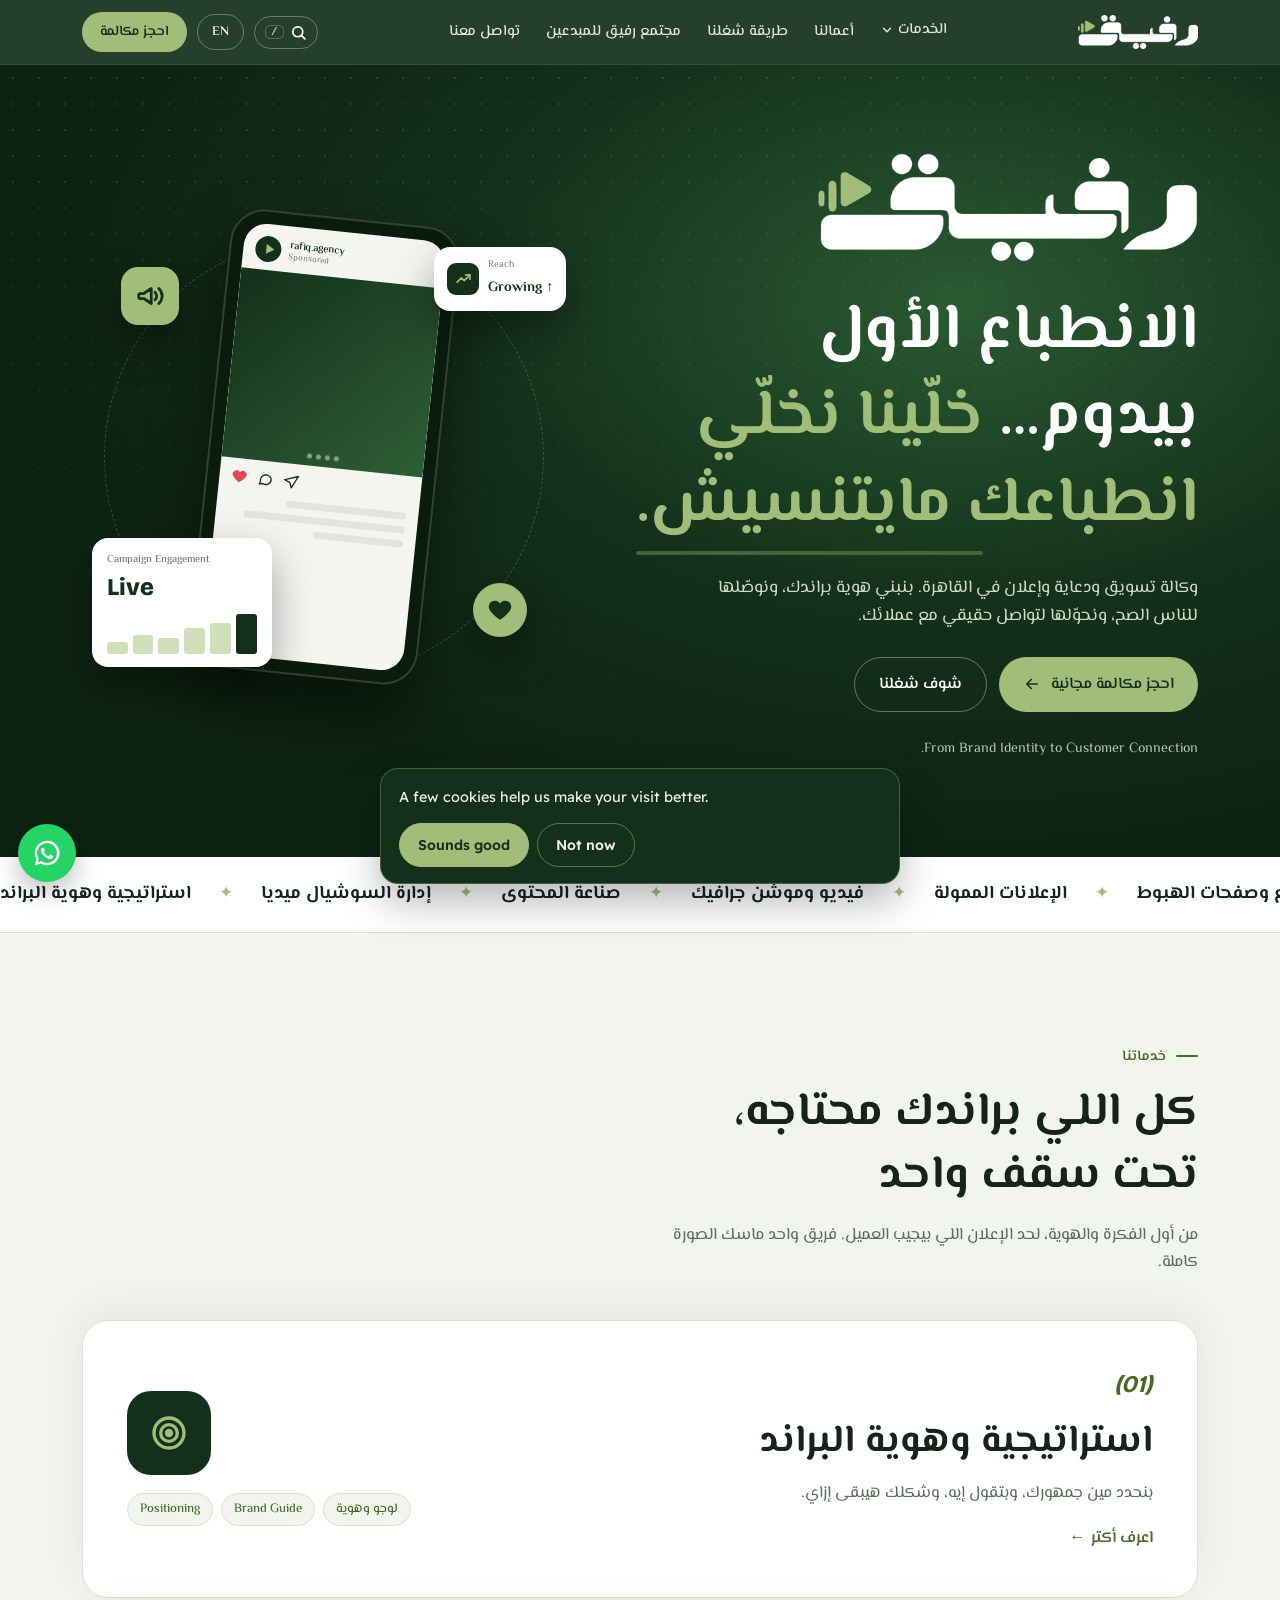
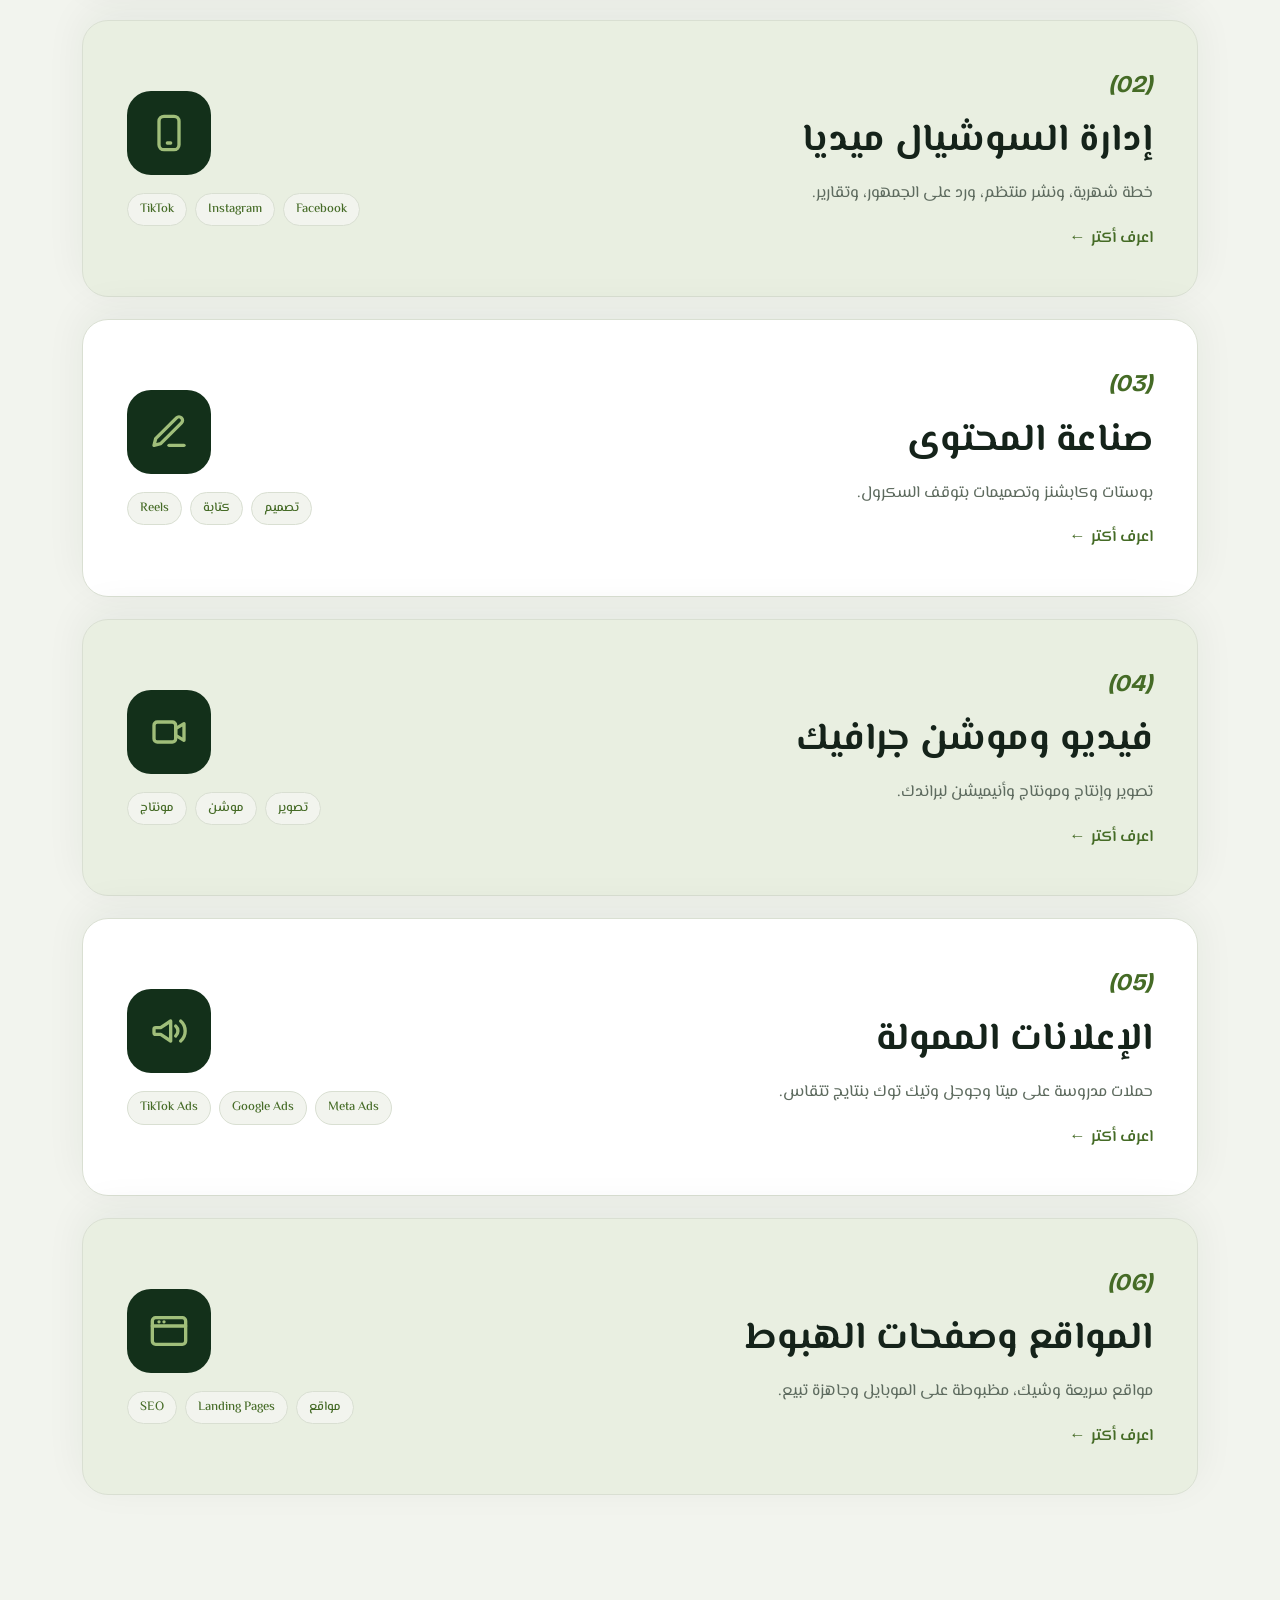
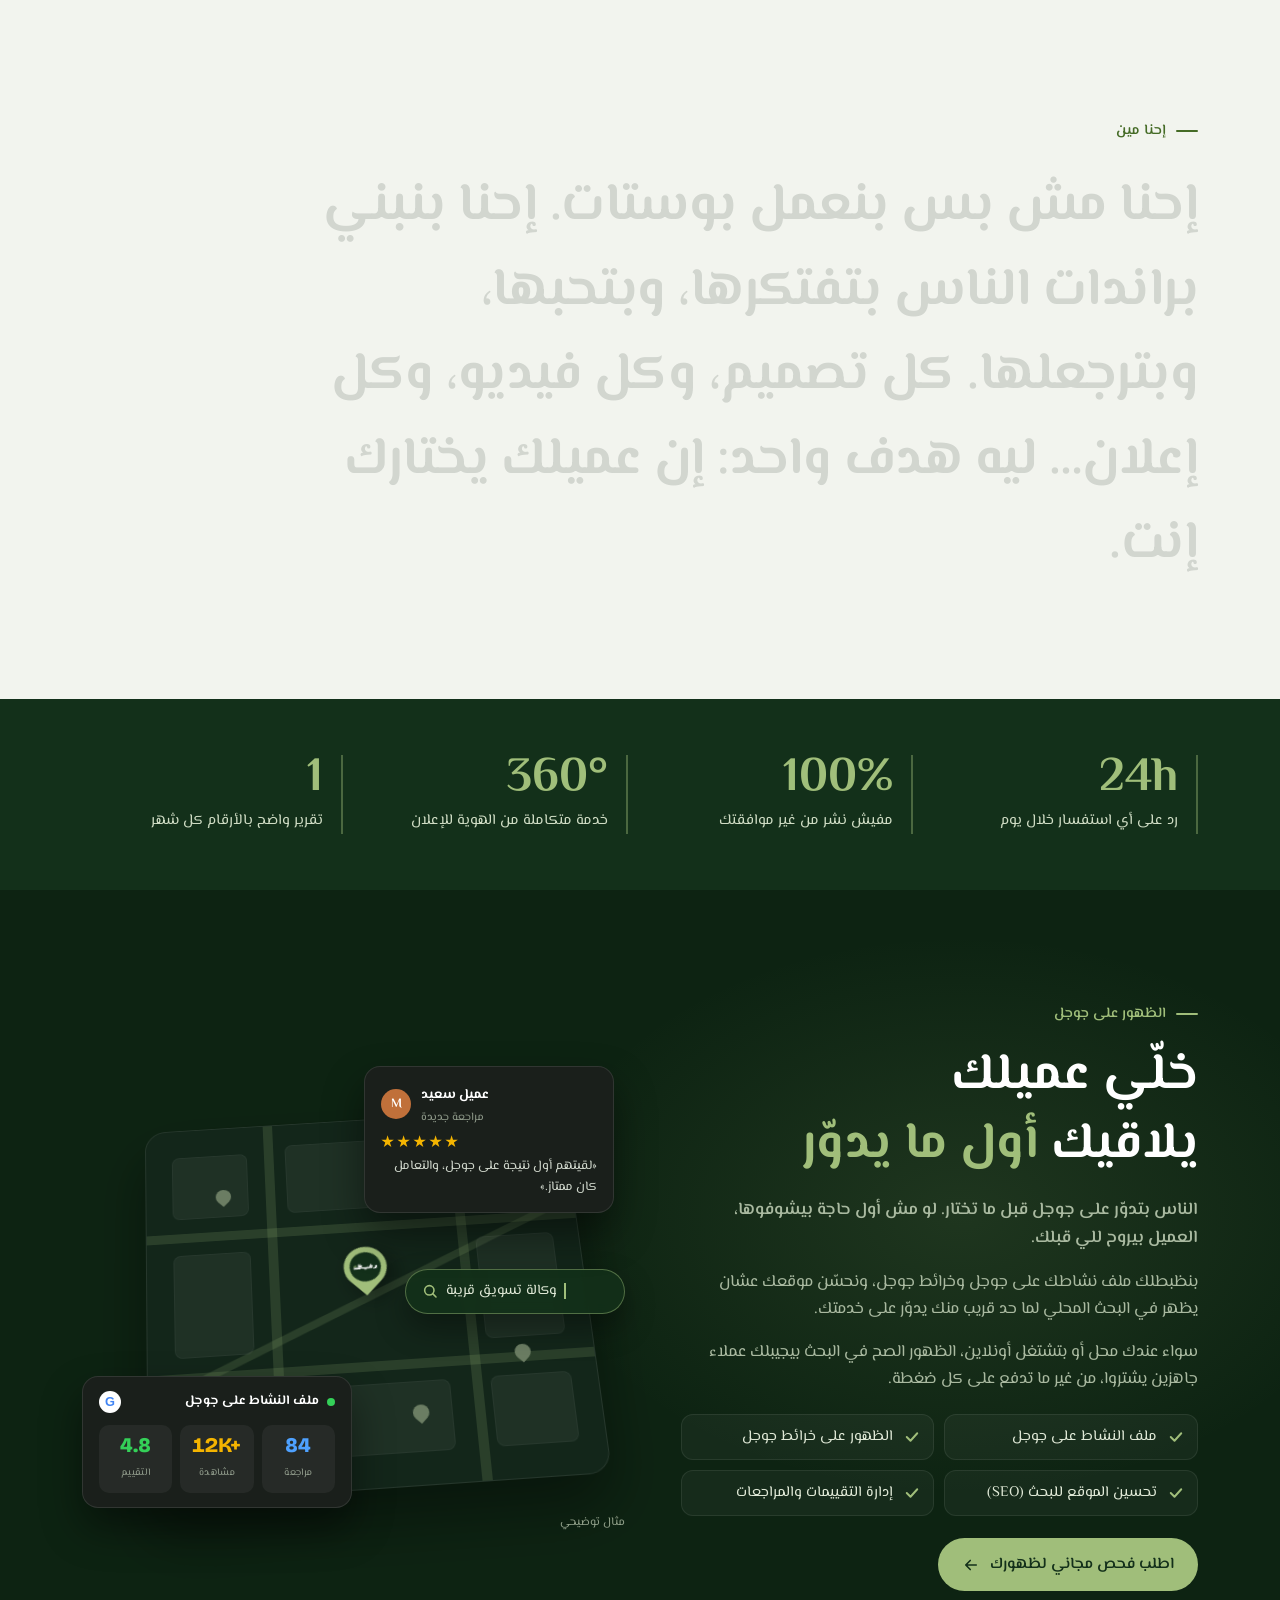
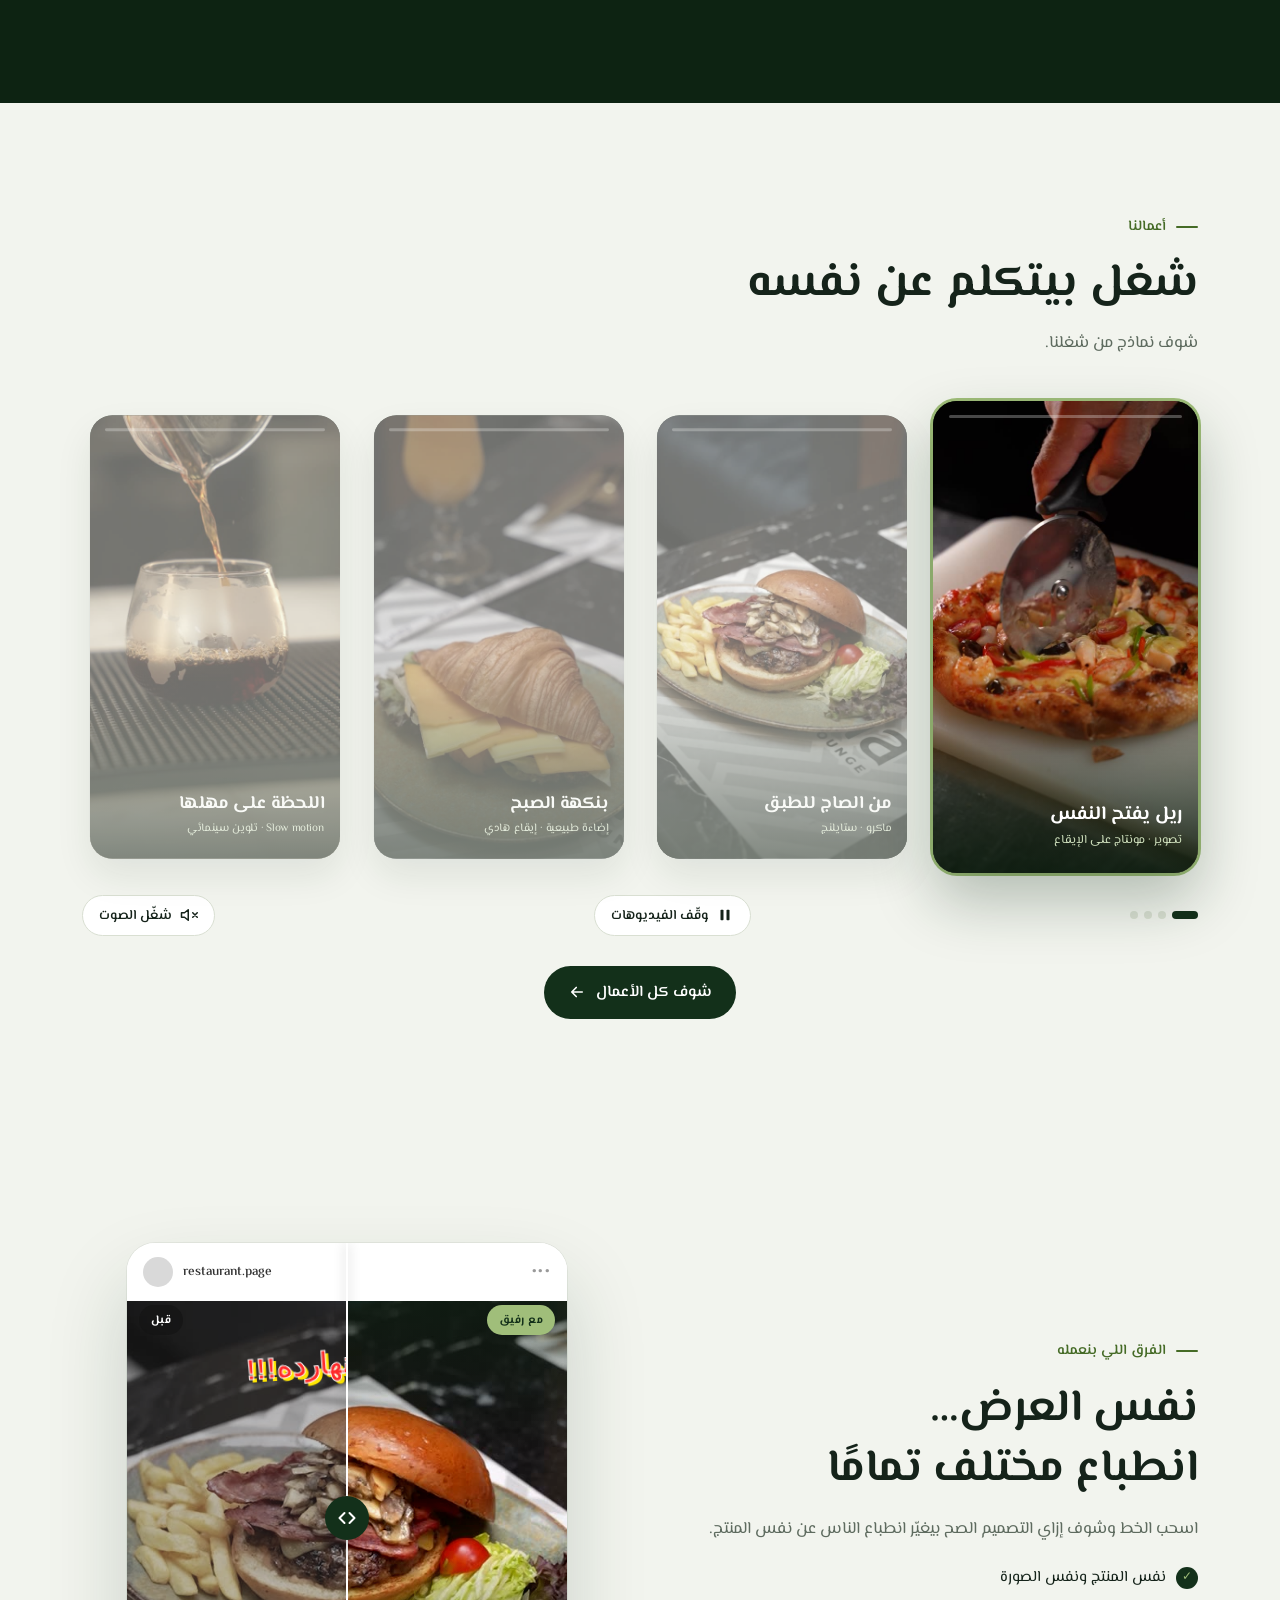
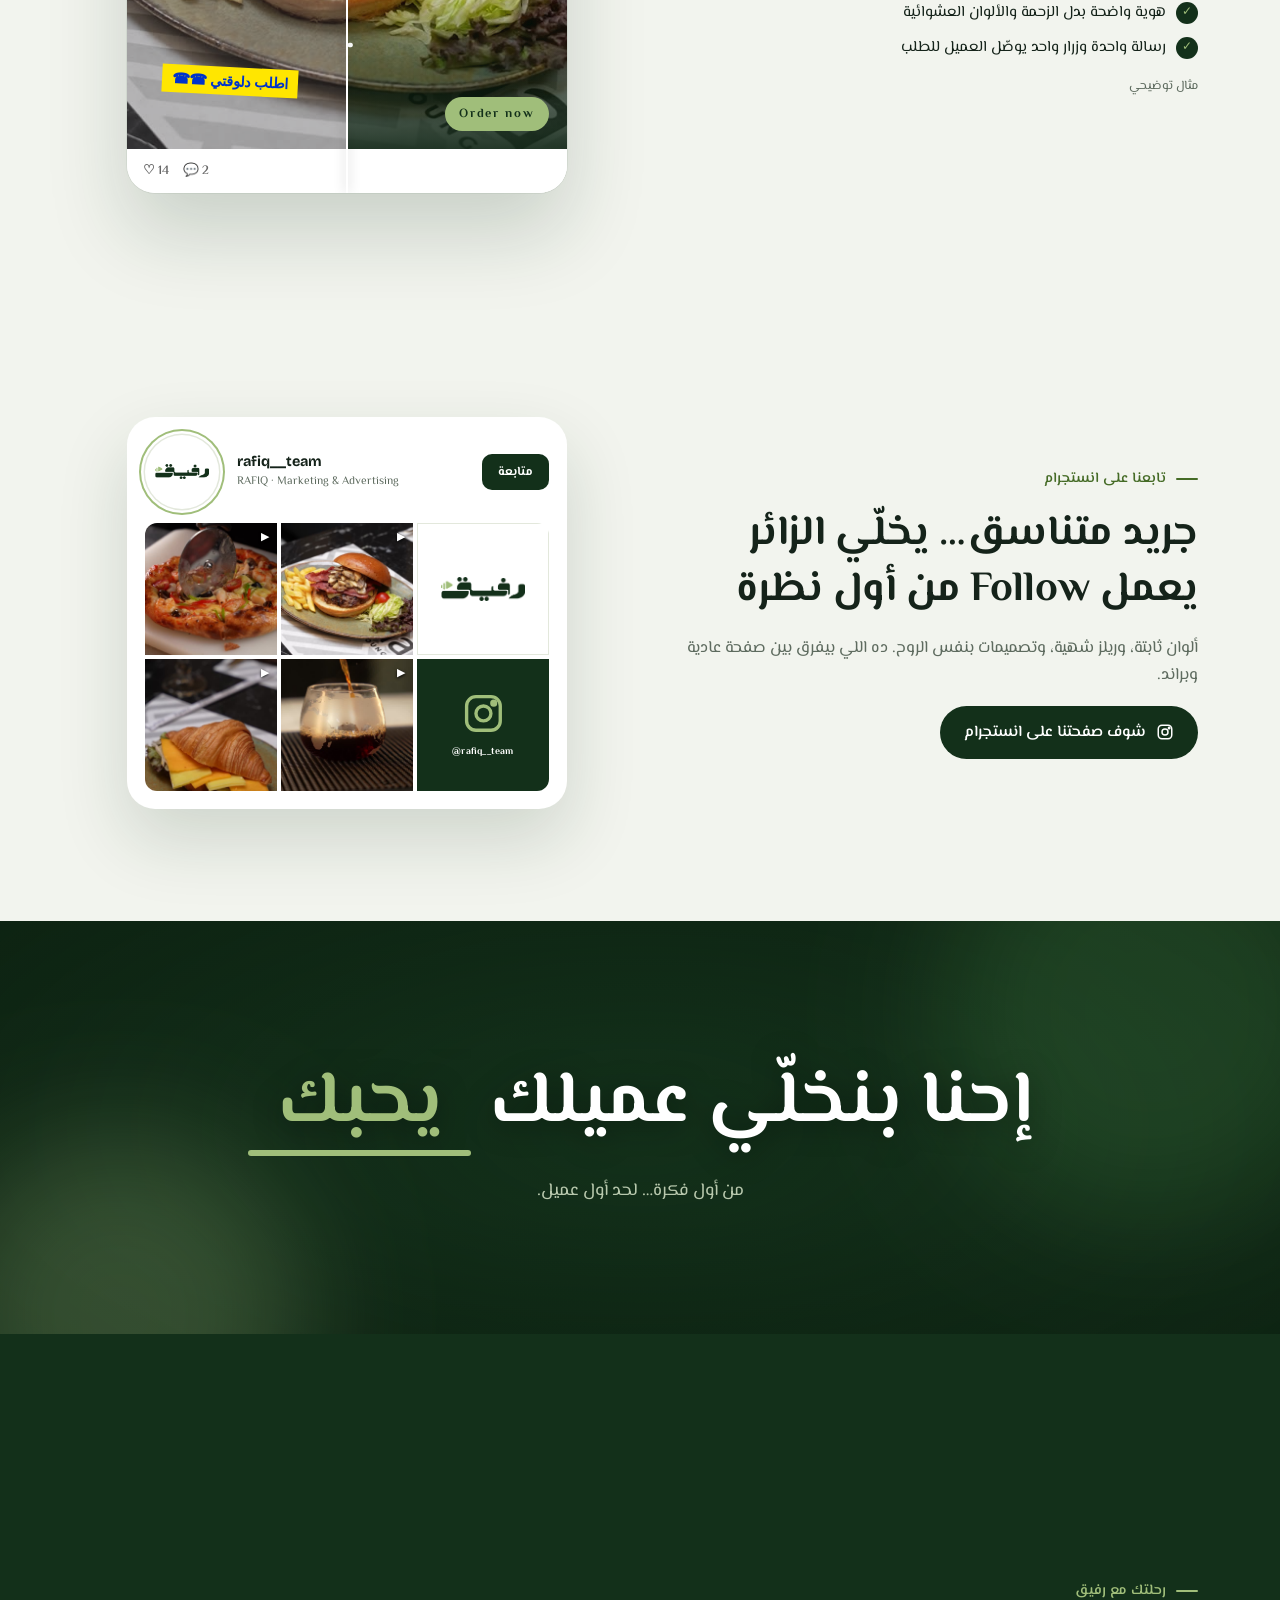
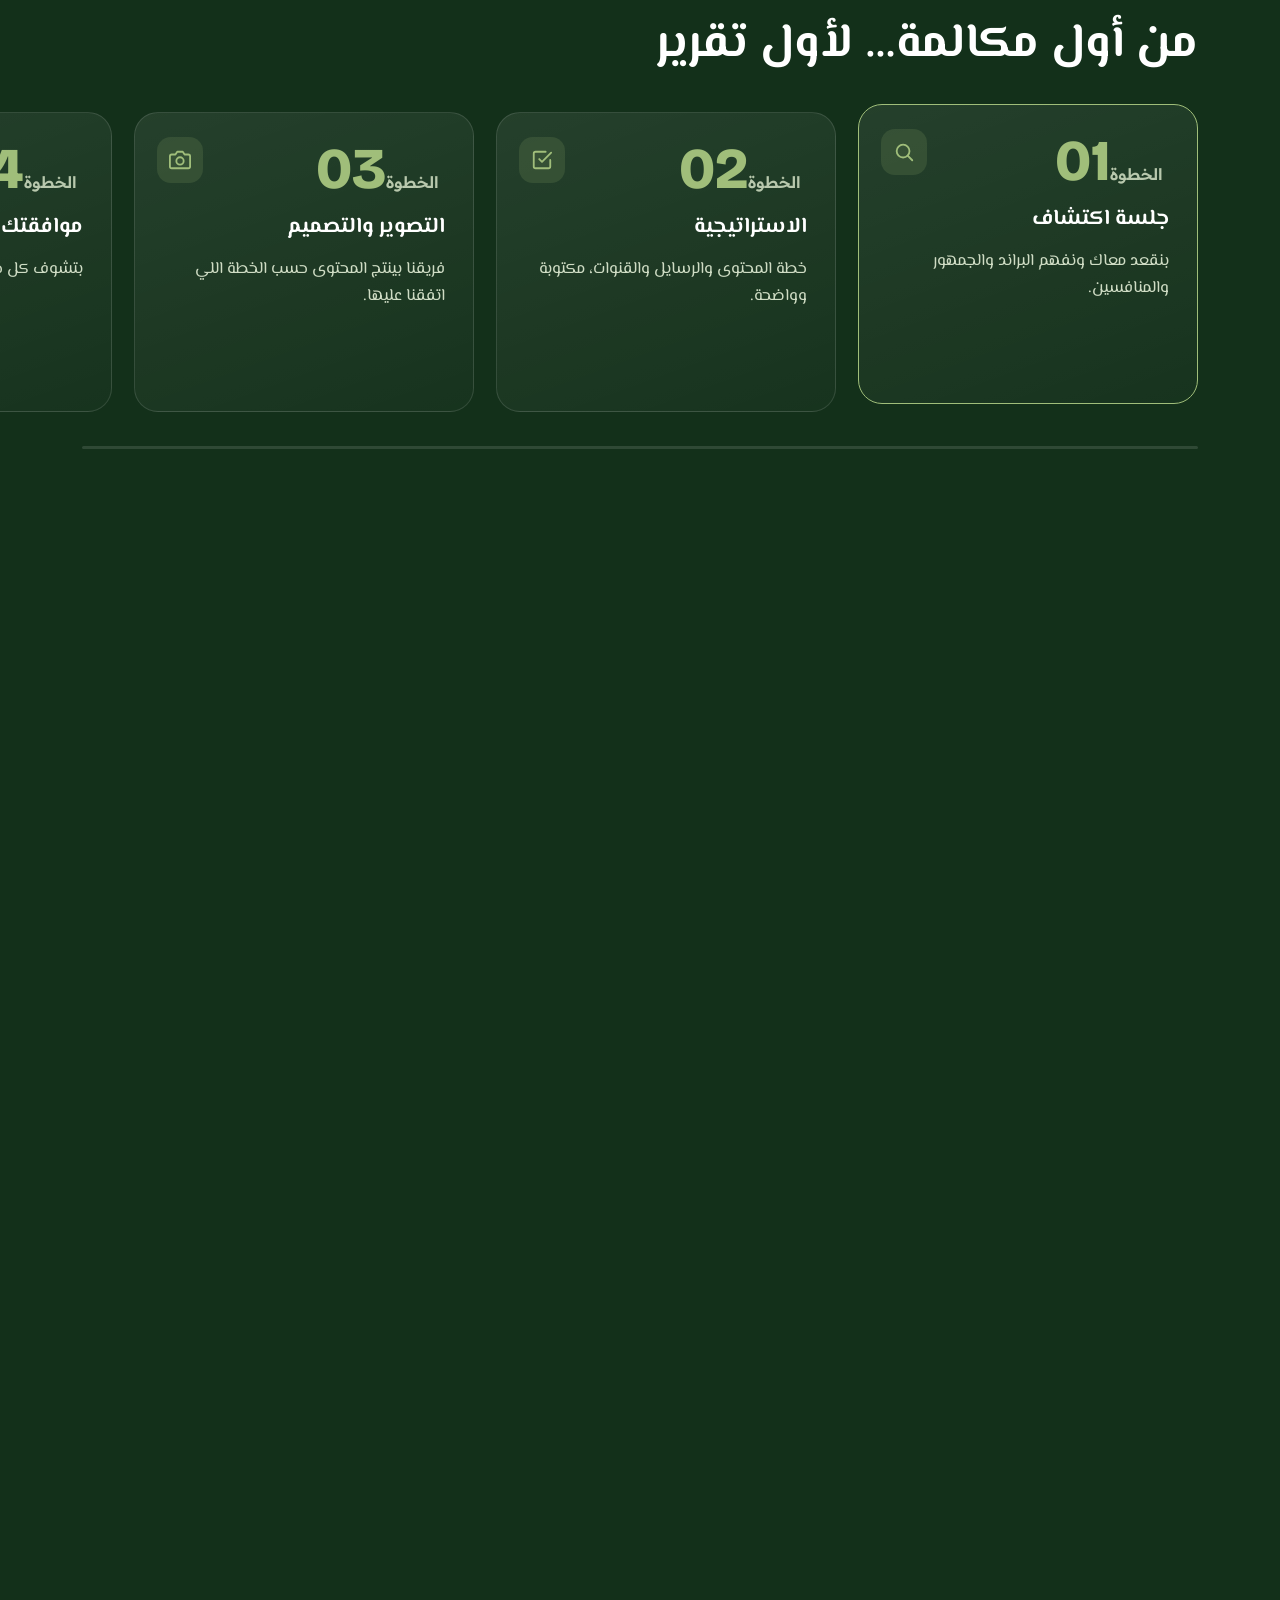
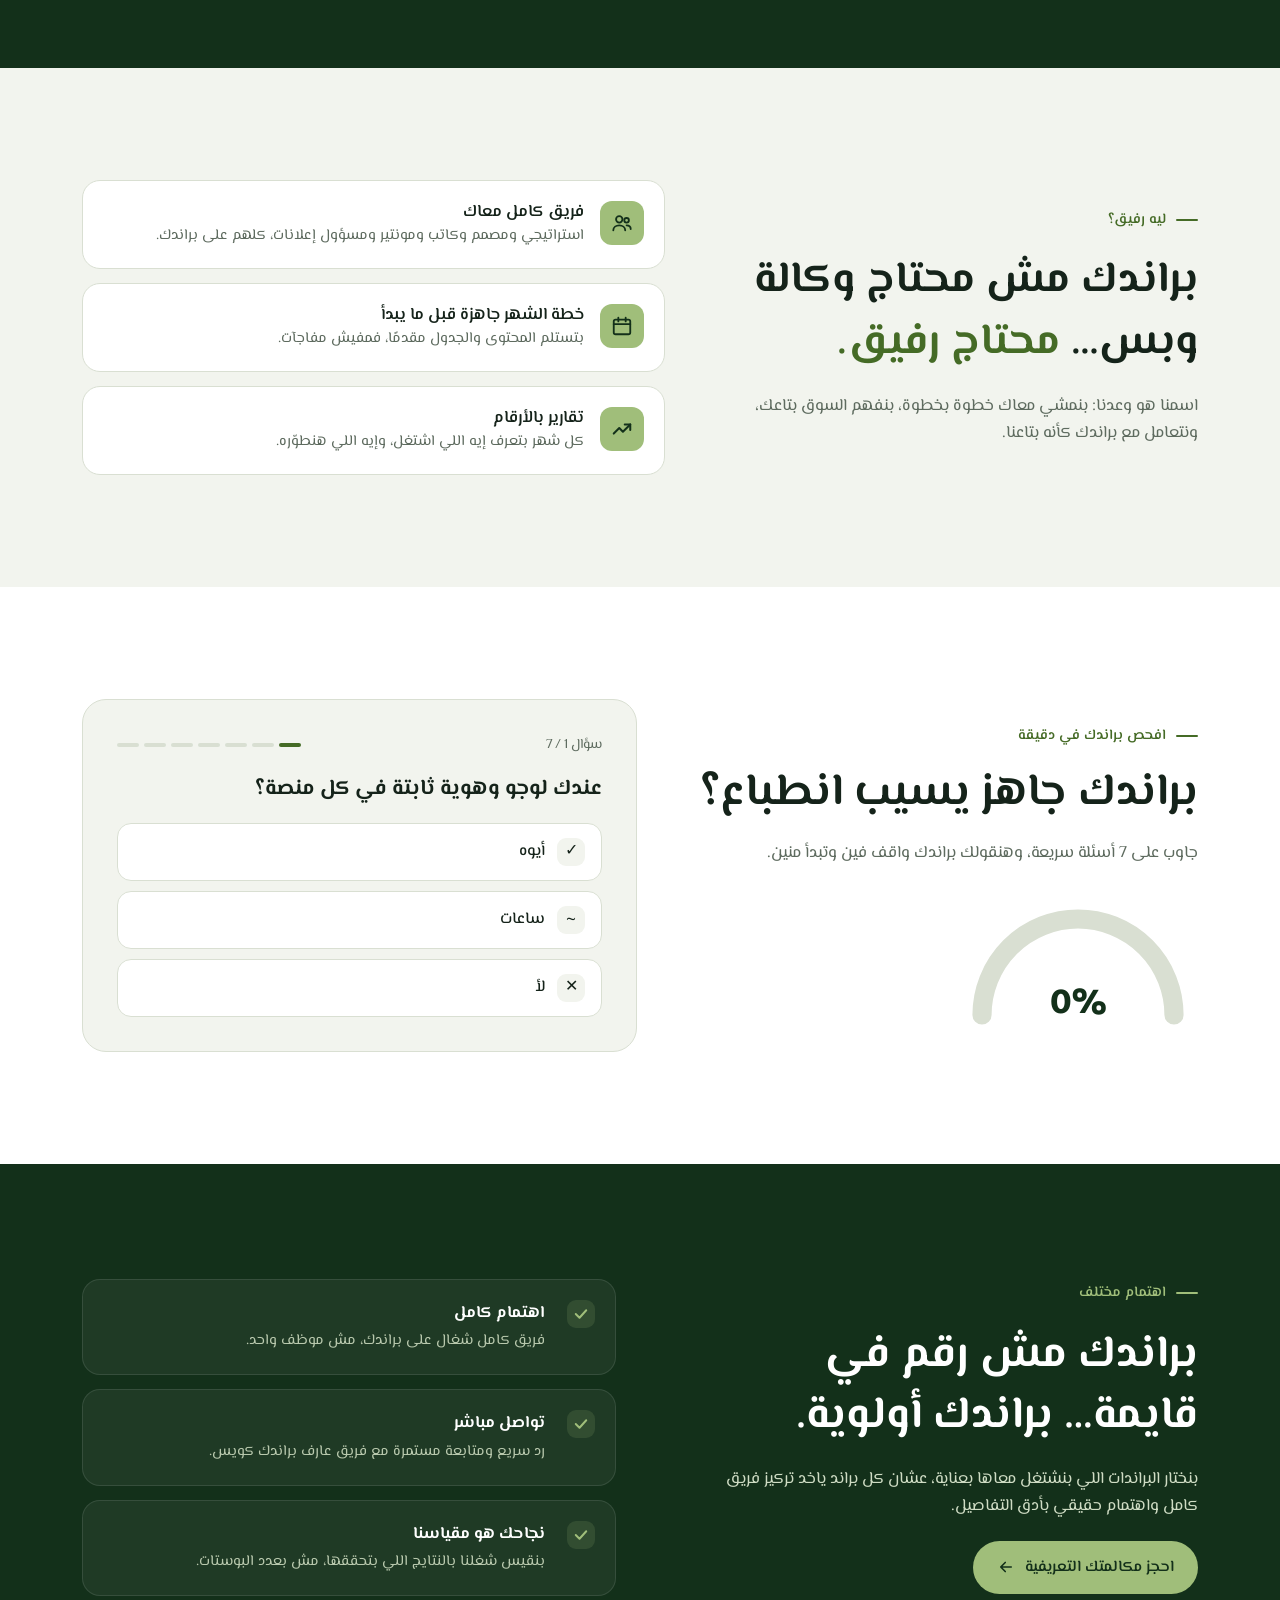
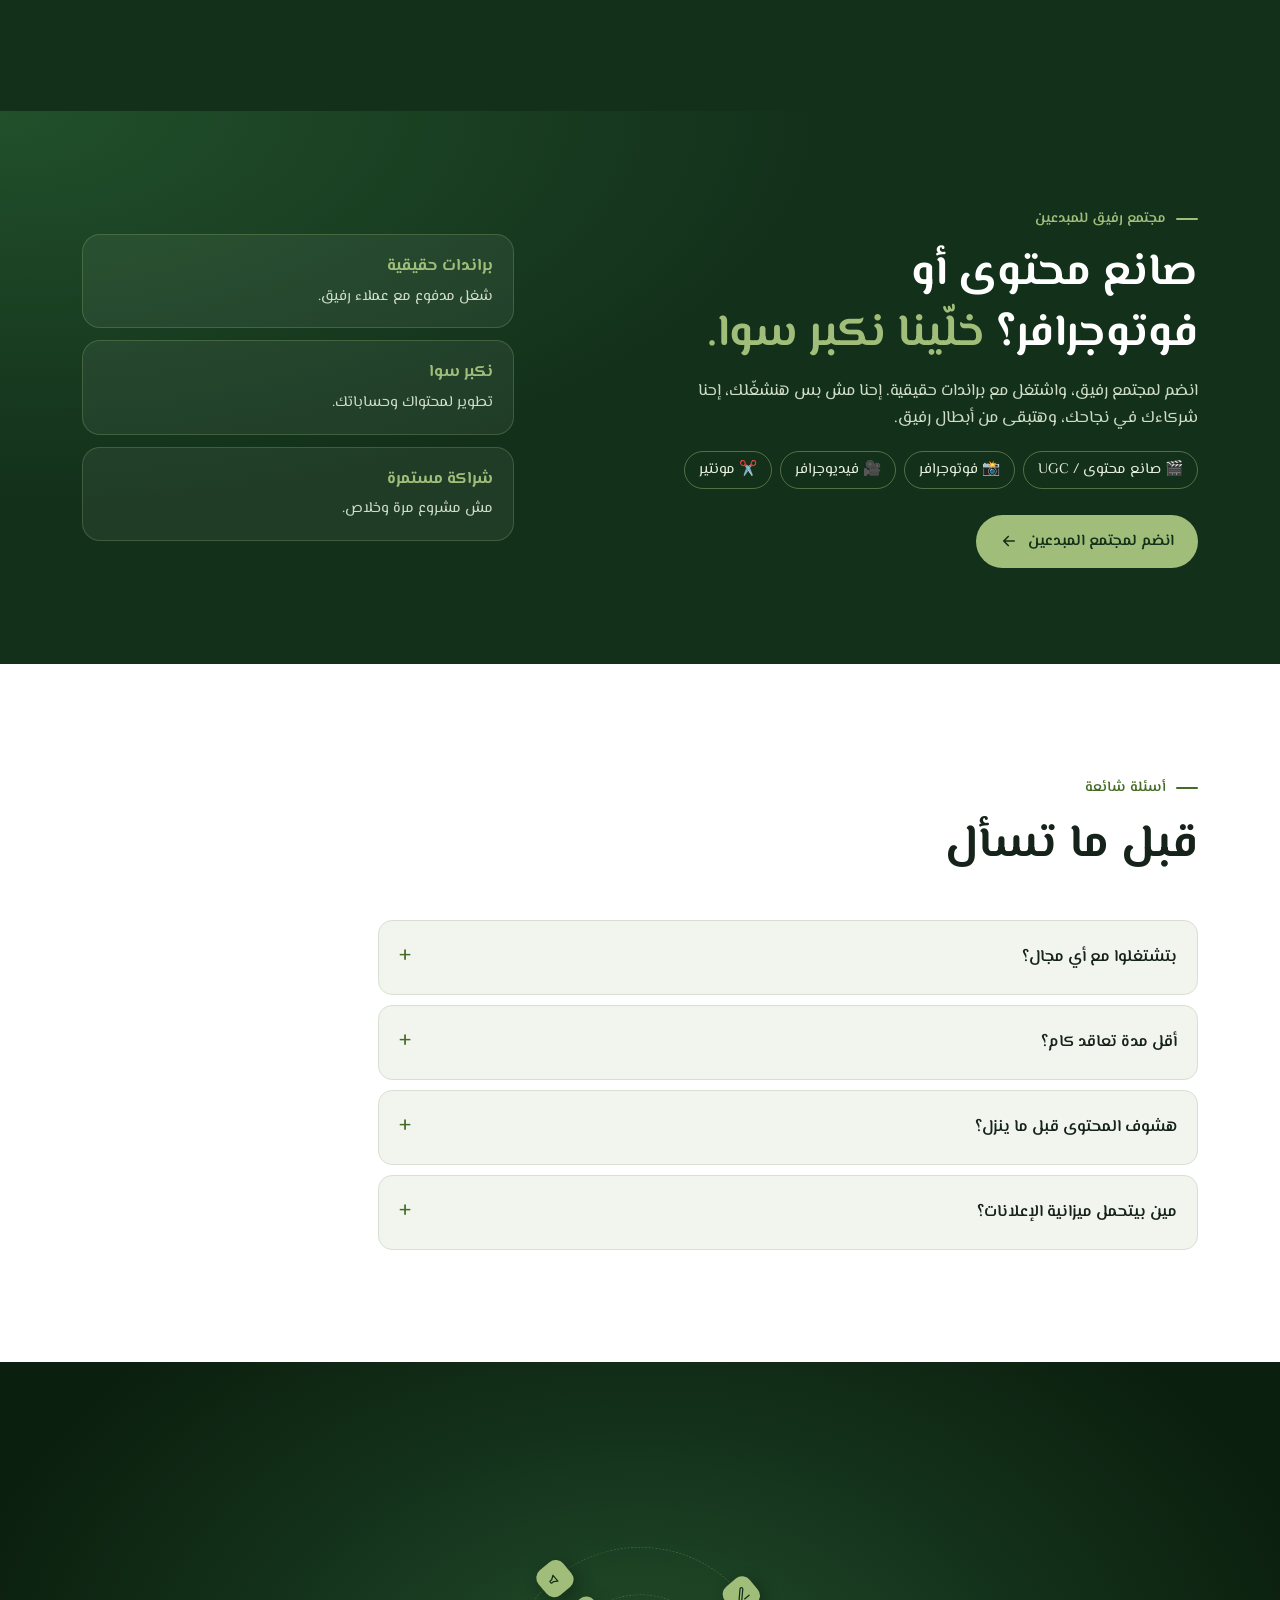
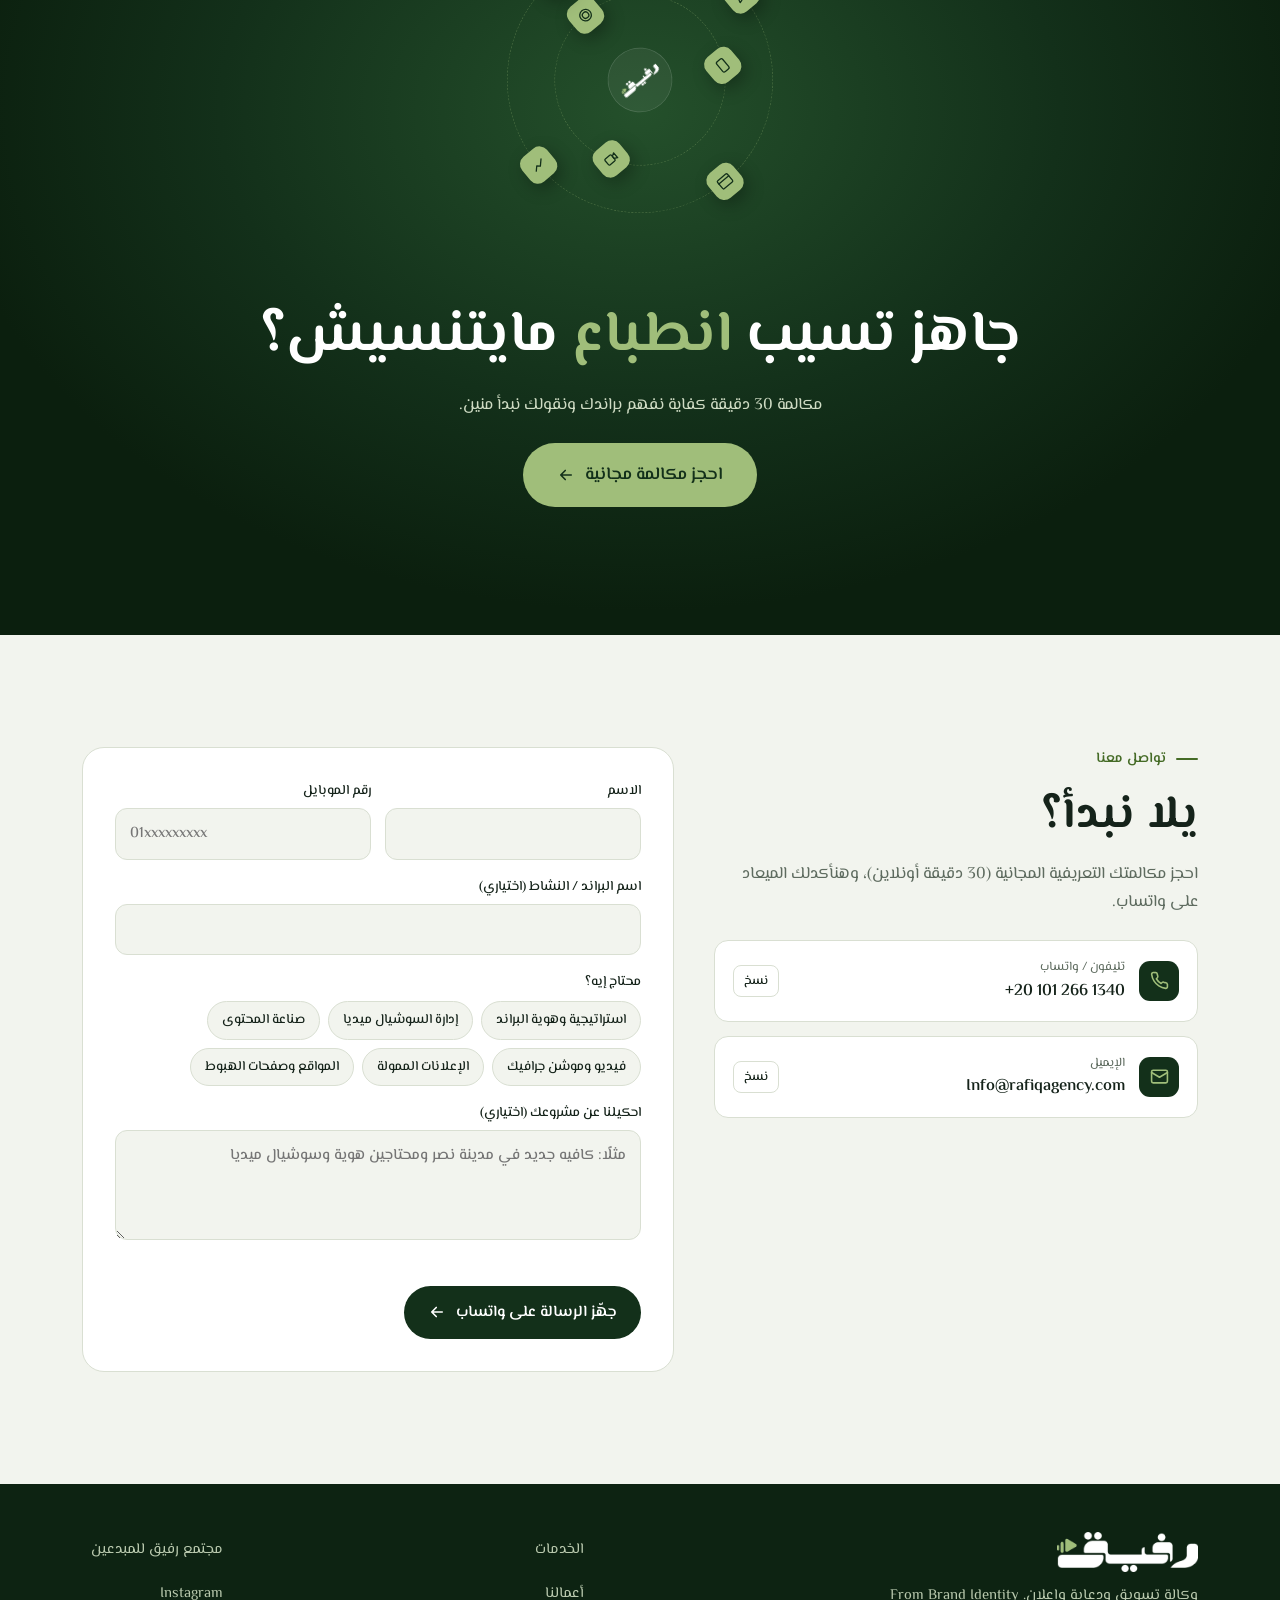
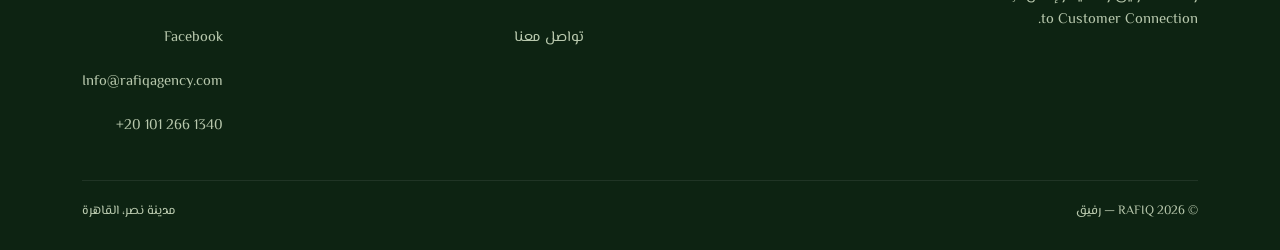
<file: index.html>
<!doctype html>
<html lang="ar" dir="rtl">
<head>
<meta charset="utf-8">
<meta name="viewport" content="width=device-width, initial-scale=1, viewport-fit=cover">
<title>وكالة تسويق ودعاية وإعلان في مدينة نصر، القاهرة | رفيق RAFIQ</title>
<meta name="description" content="رفيق وكالة تسويق في مدينة نصر بالقاهرة: هوية بصرية، سوشيال ميديا، تصوير ريلز ومنيو، إعلانات ممولة ومواقع. احجز مكالمة تعريفية مجانية أونلاين.">
<meta name="robots" content="index,follow,max-image-preview:large">
<meta name="theme-color" content="#13301a">
<meta name="format-detection" content="telephone=no">
<link rel="canonical" href="https://rafiqagency.com/">
<meta property="og:type" content="website">
<meta property="og:site_name" content="RAFIQ رفيق">
<meta property="og:locale" content="ar_EG">
<meta property="og:locale:alternate" content="en_US">
<meta property="og:title" content="رفيق RAFIQ | وكالة تسويق ودعاية وإعلان في القاهرة">
<meta property="og:description" content="الانطباع الأول بيدوم… خلّينا نخلّي انطباعك مايتنسيش. هوية، سوشيال ميديا، تصوير، إعلانات ومواقع — احجز مكالمة تعريفية مجانية.">
<meta property="og:image" content="https://rafiqagency.com/og-image.jpg">
<meta property="og:image:width" content="1200">
<meta property="og:image:height" content="630">
<meta property="og:image:alt" content="رفيق RAFIQ — وكالة تسويق ودعاية وإعلان">
<meta property="og:url" content="https://rafiqagency.com/">
<meta name="twitter:card" content="summary_large_image">
<meta name="twitter:title" content="رفيق RAFIQ | وكالة تسويق ودعاية وإعلان في القاهرة">
<meta name="twitter:description" content="هوية، سوشيال ميديا، تصوير، إعلانات ومواقع — احجز مكالمة تعريفية مجانية.">
<meta name="twitter:image" content="https://rafiqagency.com/og-image.jpg">
<link rel="icon" type="image/png" href="favicon.png">
<link rel="apple-touch-icon" href="apple-touch-icon.png">
<script type="application/ld+json">{"@context":"https://schema.org","@graph":[{"@type":"ProfessionalService","@id":"https://rafiqagency.com/#agency","name":"رفيق RAFIQ","alternateName":["RAFIQ","رفيق","RAFIQ Agency"],"description":"وكالة تسويق ودعاية وإعلان في مدينة نصر، القاهرة: هوية بصرية، سوشيال ميديا، تصوير ريلز، إعلانات ممولة، مواقع وSEO.","slogan":"الانطباع الأول بيدوم… خلّينا نخلّي انطباعك مايتنسيش.","url":"https://rafiqagency.com/","logo":"https://rafiqagency.com/favicon-512.png","image":"https://rafiqagency.com/og-image.jpg","telephone":"+201012661340","email":"Info@rafiqagency.com","address":{"@type":"PostalAddress","addressLocality":"مدينة نصر","addressRegion":"القاهرة","addressCountry":"EG"},"areaServed":[{"@type":"City","name":"Cairo"},{"@type":"Country","name":"Egypt"}],"knowsLanguage":["ar","en"],"sameAs":["https://www.instagram.com/rafiq__team/","https://www.facebook.com/profile.php?id=61595413432554"],"contactPoint":{"@type":"ContactPoint","telephone":"+201012661340","contactType":"sales","availableLanguage":["Arabic","English"]},"hasOfferCatalog":{"@type":"OfferCatalog","name":"خدمات رفيق","itemListElement":[{"@type":"Offer","itemOffered":{"@type":"Service","name":"استراتيجية وهوية البراند","description":"لوجو وهوية بصرية كاملة وتحديد صوت البراند"}},{"@type":"Offer","itemOffered":{"@type":"Service","name":"إدارة السوشيال ميديا","description":"خطة شهرية ونشر منتظم وتقارير على انستجرام وفيسبوك وتيك توك"}},{"@type":"Offer","itemOffered":{"@type":"Service","name":"صناعة المحتوى","description":"بوستات وكابشنز وتصميمات وريلز"}},{"@type":"Offer","itemOffered":{"@type":"Service","name":"فيديو وموشن جرافيك","description":"تصوير ومونتاج وموشن جرافيك للمطاعم والبراندات"}},{"@type":"Offer","itemOffered":{"@type":"Service","name":"الإعلانات الممولة","description":"حملات ميتا وجوجل وتيك توك"}},{"@type":"Offer","itemOffered":{"@type":"Service","name":"المواقع وصفحات الهبوط","description":"مواقع سريعة ومظبوطة على الموبايل"}},{"@type":"Offer","itemOffered":{"@type":"Service","name":"الظهور على جوجل (SEO)","description":"ملف النشاط على جوجل وخرائط جوجل وتحسين الموقع للبحث"}}]}},{"@type":"WebSite","@id":"https://rafiqagency.com/#site","url":"https://rafiqagency.com/","name":"رفيق RAFIQ","inLanguage":["ar-EG","en"],"publisher":{"@id":"https://rafiqagency.com/#agency"}},{"@type":"FAQPage","@id":"https://rafiqagency.com/#faq","inLanguage":"ar-EG","mainEntity":[{"@type":"Question","name":"بتشتغلوا مع أي مجال؟","acceptedAnswer":{"@type":"Answer","text":"أيًا كان مجالك، عندنا فريق متخصص بيفهم سوقك وجمهورك، وبيبني لبراندك خطة معمولة عليه بالمقاس: من المطاعم والكافيهات، للمتاجر والعيادات وشركات الخدمات."}},{"@type":"Question","name":"أقل مدة تعاقد كام؟","acceptedAnswer":{"@type":"Answer","text":"بنفضّل نبدأ بـ 3 شهور، لأنها المدة اللي النتايج الحقيقية بتبان فيها، وبنحدد المدة النهائية معاك حسب أهدافك."}},{"@type":"Question","name":"هشوف المحتوى قبل ما ينزل؟","acceptedAnswer":{"@type":"Answer","text":"أكيد. مفيش أي حاجة بتتنشر غير بعد موافقتك."}},{"@type":"Question","name":"مين بيتحمل ميزانية الإعلانات؟","acceptedAnswer":{"@type":"Answer","text":"ميزانية الإعلانات بيتحملها العميل، وبتتدفع للمنصة مباشرة (ميتا، جوجل، تيك توك)، فبتبقى شايف كل جنيه بيتصرف فين. ودورنا إننا نخطط الحملات وندير الميزانية ونظبطها عشان تجيب أحسن نتيجة."}}]}]}</script>
<link rel="preconnect" href="https://fonts.gstatic.com" crossorigin>
<link rel="preconnect" href="https://fonts.googleapis.com">
<link rel="stylesheet" href="https://fonts.googleapis.com/css2?family=El+Messiri:wght@400;500;600;700&family=Readex+Pro:wght@300;400;500;600;700&family=Bricolage+Grotesque:opsz,wght@12..96,500;12..96,700;12..96,800&display=swap">
<style>body{margin:0}img{max-width:100%}</style>
<script src="track.js?v=3" defer></script>
</head>
<body>
<style>
/* Layout: deep-green brand stage up top, sage paper sections below, green bands for proof; RTL-first with LTR toggle */
:root{
  --forest:#13301a; --forest-2:#1c4224; --leaf:#a0be7a; --leaf-ink:#4f7a2c;
  --paper:#f2f4ee; --card:#ffffff; --ink:#15231a; --muted:#5e6b5f; --line:#d9dfd2;
  --f-display:"Bricolage Grotesque","Readex Pro",system-ui,sans-serif;
  --f-body:"Readex Pro",system-ui,"Segoe UI",Tahoma,sans-serif;
  --f-ar-head:"El Messiri",Tahoma,sans-serif;
  --r:18px; --wrap:1180px;
  color-scheme:light;
}
*{box-sizing:border-box}
[hidden]{display:none!important}
html{scroll-behavior:smooth}
body{background:var(--paper);color:var(--ink);font-family:var(--f-body);font-size:16px;line-height:1.65;margin:0}
[dir="rtl"]{--f-body:"El Messiri","Readex Pro",Tahoma,sans-serif}
[lang="ar"] body{font-size:16.5px}
a{color:inherit}
img{max-width:100%;display:block}
h1,h2,h3{font-family:var(--f-display);line-height:1.12;margin:0;text-wrap:balance;letter-spacing:-.01em}
[dir="rtl"] h1,[dir="rtl"] h2,[dir="rtl"] h3{font-family:var(--f-ar-head);letter-spacing:0;line-height:1.35;font-weight:700}
p{margin:0}
.wrap{max-width:var(--wrap);margin-inline:auto;padding-inline:clamp(16px,4vw,32px)}
section{padding-block:clamp(64px,9vw,112px)}
.eyebrow{font-size:.78rem;font-weight:600;letter-spacing:.14em;text-transform:uppercase;color:var(--leaf-ink);display:flex;align-items:center;gap:10px}
[dir="rtl"] .eyebrow{letter-spacing:0;font-size:.9rem;font-family:var(--f-ar-head);font-weight:600}
.eyebrow::before{content:"";width:22px;height:2px;background:currentColor;border-radius:2px}
.sec-head{display:grid;gap:14px;max-width:640px;margin-bottom:44px}
.sec-head h2{font-size:clamp(1.9rem,4vw,2.9rem)}
.sec-head p{color:var(--muted);max-width:56ch}
.ph{display:inline-block;font-size:.72rem;font-weight:500;padding:2px 8px;border-radius:6px;background:#fff6d6;color:#7a5b00;border:1px dashed #d9b84a;vertical-align:middle;letter-spacing:0;text-transform:none}
/* buttons */
.btn{display:inline-flex;align-items:center;gap:10px;font:600 .98rem var(--f-body);padding:14px 24px;border-radius:999px;border:0;cursor:pointer;text-decoration:none;transition:transform .2s,box-shadow .2s,background .2s}
.btn:focus-visible,a:focus-visible,button:focus-visible,input:focus-visible,select:focus-visible,textarea:focus-visible{outline:3px solid var(--leaf);outline-offset:3px}
.btn-leaf{background:var(--leaf);color:var(--forest)}
.btn-leaf:hover{transform:translateY(-2px);box-shadow:0 10px 24px rgba(160,190,122,.35)}
.btn-ghost{background:transparent;color:#fff;border:1.5px solid rgba(255,255,255,.35)}
.btn-ghost:hover{border-color:#fff}
.btn-forest{background:var(--forest);color:#fff}
.btn-forest:hover{background:var(--forest-2);transform:translateY(-2px)}
.btn svg{width:18px;height:18px}
[dir="rtl"] .btn .arr{transform:scaleX(-1)}
/* header */
header{position:sticky;top:env(safe-area-inset-top,0px);z-index:50;background:rgba(19,48,26,.92);backdrop-filter:blur(10px);-webkit-backdrop-filter:blur(10px);border-bottom:1px solid rgba(255,255,255,.08)}
.nav{display:flex;align-items:center;justify-content:space-between;gap:16px;padding-block:12px}
.nav-logo img{height:34px;width:auto}
.nav-links{display:flex;gap:26px;list-style:none;margin:0;padding:0}
.nav-links a{color:#dfe8d6;text-decoration:none;font-size:.93rem;font-weight:500}
.nav-links a:hover{color:var(--leaf)}
.nav-cta{display:flex;align-items:center;gap:10px}
.lang{background:transparent;color:#fff;border:1.5px solid rgba(255,255,255,.3);border-radius:999px;padding:7px 14px;font:600 .82rem var(--f-body);cursor:pointer}
.lang:hover{border-color:var(--leaf);color:var(--leaf)}
.nav .btn{padding:9px 18px;font-size:.88rem}
.menu-btn{display:none;background:none;border:0;color:#fff;cursor:pointer;padding:6px}
.menu-btn svg{width:26px;height:26px}
@media (max-width:900px){
  .nav-links{display:none;position:absolute;inset-inline:0;top:100%;flex-direction:column;gap:0;background:var(--forest);padding:8px 16px 16px;border-bottom:1px solid rgba(255,255,255,.1)}
  .nav-links.open{display:flex}
  .nav-links a{display:block;padding:12px 4px;border-bottom:1px solid rgba(255,255,255,.06)}
  .menu-btn{display:block}
  .nav .btn{display:none}
}
/* hero */
.hero{background:radial-gradient(900px 560px at 75% 30%,#2a5a32 0%,var(--forest) 55%,#0d2312 100%);color:#fff;position:relative;overflow:hidden;padding-block:clamp(48px,7vw,88px) clamp(56px,8vw,96px)}
.hero::before{content:"";position:absolute;inset:0;background-image:radial-gradient(rgba(160,190,122,.16) 1.3px,transparent 1.4px);background-size:26px 26px;-webkit-mask-image:linear-gradient(to bottom,#000,transparent 85%);mask-image:linear-gradient(to bottom,#000,transparent 85%);pointer-events:none}
.hero-grid{display:grid;grid-template-columns:1.1fr .9fr;gap:40px;align-items:center;position:relative}
.hero-copy{display:grid;gap:26px;min-width:0}
.logo-anim{position:relative;width:min(380px,80%);aspect-ratio:547/158}
.logo-anim img{position:absolute;height:auto}
.la-b1{left:0;top:17.1%;width:1.8%}.la-b2{left:2.56%;top:17.1%;width:2.47%}.la-tri{left:5.76%;top:16.5%;width:8.5%}.la-w{left:0;top:0;width:100%}
[dir="rtl"] .logo-anim{direction:ltr}
.hero h1{font-size:clamp(2.2rem,5.2vw,4rem);font-weight:800}
.hero h1 em{font-style:normal;color:var(--leaf)}
.hero .lead{color:#cfdcc4;font-size:1.08rem;max-width:52ch}
.hero-ctas{display:flex;gap:12px;flex-wrap:wrap}
.hero-trust{display:flex;align-items:center;gap:14px;flex-wrap:wrap;color:#b8c8ad;font-size:.88rem}
.dots-row{display:flex}
.dots-row span{width:34px;height:34px;border-radius:50%;border:2px solid var(--forest);background:rgba(255,255,255,.14);margin-inline-start:-10px;display:grid;place-items:center;font-size:.62rem;color:#dfe8d6}
.dots-row span:first-child{margin-inline-start:0}
/* phone mock */
.stage{position:relative;height:500px;min-width:0}
.phone{position:absolute;inset-inline-start:50%;top:10px;width:230px;height:460px;margin-inline-start:-115px;border-radius:34px;background:#0a1d0d;border:2px solid rgba(255,255,255,.16);box-shadow:0 30px 60px rgba(0,0,0,.45);padding:12px;transform:rotate(-6deg);animation:float 6s ease-in-out infinite}
[dir="rtl"] .phone{transform:rotate(6deg);animation-name:floatR}
.screen{height:100%;border-radius:23px;background:#f4f5f1;overflow:hidden;color:var(--forest);position:relative}
.ph-head{display:flex;align-items:center;gap:8px;padding:12px 12px 8px;direction:ltr}
.av{width:26px;height:26px;border-radius:50%;background:var(--forest);display:grid;place-items:center}
.av i{border-left:8px solid var(--leaf);border-top:5px solid transparent;border-bottom:5px solid transparent;margin-left:3px}
.nm{font-size:10.5px;font-weight:600;line-height:1.2}.sp{font-size:8.5px;color:#6d7a69;line-height:1.2}
.post{height:190px;background:linear-gradient(135deg,var(--forest),#2e5f35);display:grid;place-items:center;position:relative}
.play{width:58px;height:58px;border-radius:50%;background:#fff;display:grid;place-items:center;animation:breathe 2.4s ease-in-out infinite}
.play i{border-left:20px solid var(--forest);border-top:12px solid transparent;border-bottom:12px solid transparent;margin-left:5px}
.post small{position:absolute;left:12px;bottom:10px;font-size:9px;letter-spacing:1.4px;color:#cfe0b8;font-weight:500}
.acts{display:flex;gap:10px;padding:10px 12px 4px;direction:ltr}.acts svg{width:16px;height:16px}
.mline{height:7px;border-radius:4px;background:#e1e5dc;margin:7px 12px}
.toast{position:absolute;left:8px;right:8px;top:8px;background:#fff;border-radius:12px;box-shadow:0 8px 20px rgba(0,0,0,.2);padding:8px 10px;display:flex;align-items:center;gap:8px;direction:ltr;animation:toast 9s ease-in-out infinite 2s;opacity:0;transform:translateY(-40px)}
.toast b{display:block;font-size:10px}.toast span{font-size:8.5px;color:#6d7a69}
.ti{width:24px;height:24px;border-radius:7px;background:var(--forest);display:grid;place-items:center;flex:none}.ti svg{width:14px;height:14px}
.fcard{position:absolute;background:#fff;color:var(--forest);border-radius:16px;box-shadow:0 18px 40px rgba(0,0,0,.35);direction:ltr}
.f-stat{left:2%;bottom:40px;width:180px;padding:13px 15px;animation:float 5s ease-in-out infinite .8s}
.f-stat .k{font-size:10.5px;color:#6d7a69;font-weight:500}
.f-stat .v{font-family:var(--f-display);font-size:24px;font-weight:800}
.bars{display:flex;align-items:flex-end;gap:5px;height:40px;margin-top:6px}
.bars i{flex:1;border-radius:3px;background:#cfe0b8;animation:grow 3s ease-in-out infinite alternate}
.bars i:last-child{background:var(--forest)}
.f-reach{right:0;top:40px;padding:10px 13px;display:flex;gap:9px;align-items:center;animation:float 5.5s ease-in-out infinite .3s}
.f-reach .ic{width:32px;height:32px;border-radius:9px;background:var(--forest);display:grid;place-items:center}.f-reach .ic svg{width:17px}
.f-reach small{display:block;font-size:10px;color:#6d7a69}.f-reach b{font-size:14px}
.f-mega{left:8%;top:60px;width:58px;height:58px;border-radius:17px;background:var(--leaf);display:grid;place-items:center;animation:wiggle 4s ease-in-out infinite}.f-mega svg{width:30px}
.f-heart{right:8%;bottom:70px;width:54px;height:54px;border-radius:50%;background:var(--leaf);display:grid;place-items:center;animation:beat 2s ease-in-out infinite}.f-heart svg{width:26px}
.ring{position:absolute;inset-inline-start:50%;top:50%;width:440px;height:440px;margin:-220px 0 0 -220px;border:1.5px dashed rgba(160,190,122,.3);border-radius:50%;animation:spin 40s linear infinite}
[dir="rtl"] .ring{margin:-220px -220px 0 0}
@media (max-width:900px){.hero-grid{grid-template-columns:1fr}.stage{height:440px;max-width:420px;width:100%;margin-inline:auto}.ring{width:360px;height:360px;margin:-180px 0 0 -180px}[dir="rtl"] .ring{margin:-180px -180px 0 0}}
@media (max-width:420px){.f-stat{width:150px}.f-reach{right:-4px}}
/* logo intro */
.la-b1,.la-b2{transform-origin:50% 50%;animation:barIn .5s cubic-bezier(.34,1.56,.64,1) both}
.la-b1{animation-delay:.15s}.la-b2{animation-delay:.32s}
.la-tri{animation:triIn .6s cubic-bezier(.34,1.56,.64,1) .5s both}
.la-w{animation:wipe 1s cubic-bezier(.65,0,.35,1) .85s both}
@keyframes barIn{from{transform:scaleY(0);opacity:0}to{transform:none;opacity:1}}
@keyframes triIn{from{transform:translateX(-30px) scale(.5);opacity:0}to{transform:none;opacity:1}}
@keyframes wipe{from{clip-path:inset(0 0 0 100%)}to{clip-path:inset(0 0 0 0)}}
@keyframes float{0%,100%{translate:0 0}50%{translate:0 -8px}}
@keyframes floatR{0%,100%{translate:0 0}50%{translate:0 -8px}}
@keyframes breathe{0%,100%{scale:1}50%{scale:1.06}}
@keyframes beat{0%,100%{scale:1}10%{scale:1.15}20%{scale:1}}
@keyframes wiggle{0%,100%{rotate:-8deg}50%{rotate:2deg}}
@keyframes spin{to{rotate:360deg}}
@keyframes grow{from{scale:1 .85}to{scale:1 1}}
.bars i{transform-origin:bottom}
@keyframes toast{0%,6%{opacity:0;transform:translateY(-40px)}12%,40%{opacity:1;transform:none}48%,100%{opacity:0;transform:translateY(-40px)}}
/* hero video in phone */
.hero-vid{position:absolute;inset:50px 0 0;background:#000;overflow:hidden}
.hero-vid video,.case-phone video{width:100%;height:100%;object-fit:cover;display:block}
.vid-ui{position:absolute;right:10px;bottom:60px;display:grid;gap:14px}
.vid-ui svg{width:20px;height:20px;filter:drop-shadow(0 1px 3px rgba(0,0,0,.5))}
.vid-ui svg:first-child{animation:beat 2s ease-in-out infinite}
.vid-cap{position:absolute;left:12px;bottom:22px;color:#fff;direction:ltr;text-shadow:0 1px 4px rgba(0,0,0,.6);line-height:1.3}
.vid-cap b{display:block;font-size:11px}.vid-cap span{font-size:9.5px;opacity:.9}
.vid-prog{position:absolute;left:10px;right:10px;bottom:10px;height:3px;border-radius:2px;background:rgba(255,255,255,.3);overflow:hidden;direction:ltr}
.vid-prog i,.case-bar i{display:block;height:100%;width:0;background:var(--leaf)}
.toast{z-index:3}
/* case showcase */
.case{background:linear-gradient(180deg,var(--forest),#0d2312);color:#fff;overflow:hidden}
.case-grid{display:grid;grid-template-columns:1fr 1fr;gap:56px;align-items:center}
.case-copy{display:grid;gap:20px;min-width:0}
.case .eyebrow{color:var(--leaf)}
.case h2{font-size:clamp(1.9rem,4vw,2.9rem)}
.case-p{color:#cfdcc4;max-width:52ch}
.beats{list-style:none;margin:6px 0 0;padding:0;display:grid;gap:10px}
.beats li{display:grid;grid-template-columns:44px 1fr;gap:14px;align-items:center;padding:12px 14px;border-radius:14px;border:1px solid rgba(255,255,255,.08);background:rgba(255,255,255,.03);transition:background .35s,border-color .35s,transform .35s;position:relative;overflow:hidden}
.beats li .t{font-family:var(--f-display);font-weight:700;color:#7f936f;font-size:.95rem;font-variant-numeric:tabular-nums;direction:ltr}
.beats li b{display:block;font-weight:600}
.beats li span{font-size:.86rem;color:#9fb092}
.beats li .fill{position:absolute;inset-inline-start:0;bottom:0;height:2px;background:var(--leaf);width:0}
.beats li.on{background:rgba(160,190,122,.12);border-color:rgba(160,190,122,.45);transform:translateX(0) scale(1.01)}
.beats li.on .t{color:var(--leaf)}
.case-tags{display:flex;gap:8px;flex-wrap:wrap}
.case-tags span{font-size:.78rem;padding:5px 12px;border-radius:999px;border:1px solid rgba(160,190,122,.4);color:#dfe8d6}
.case-stage{position:relative;height:620px;display:grid;place-items:center;min-width:0}
.case-ring{position:absolute;width:520px;height:520px;max-width:120%;border-radius:50%;border:1.5px dashed rgba(160,190,122,.3);animation:spin 50s linear infinite}
.case-ring::after{content:"";position:absolute;inset:60px;border-radius:50%;background:radial-gradient(circle,rgba(160,190,122,.22),transparent 70%)}
.case-phone{position:relative;width:290px;max-width:78%;aspect-ratio:9/18.5;border-radius:40px;background:#000;border:8px solid #0a1d0d;box-shadow:0 0 0 2px rgba(255,255,255,.14),0 40px 80px rgba(0,0,0,.55);overflow:hidden;transform:perspective(1200px) rotateY(var(--ry,0deg)) rotate(var(--rz,0deg)) scale(var(--sc,1));transition:transform .15s linear}
.case-bar{position:absolute;left:14px;right:14px;bottom:14px;height:3px;border-radius:2px;background:rgba(255,255,255,.3);overflow:hidden;direction:ltr}
.snd{position:absolute;bottom:18px;inset-inline-start:50%;translate:-50% 0;display:flex;align-items:center;gap:8px;background:rgba(255,255,255,.1);color:#fff;border:1px solid rgba(255,255,255,.25);border-radius:999px;padding:9px 16px;font:500 .85rem var(--f-body);cursor:pointer;backdrop-filter:blur(6px)}
[dir="rtl"] .snd{translate:50% 0}
.snd:hover{border-color:var(--leaf);color:var(--leaf)}
.snd svg{width:18px;height:18px}
.chip-f{position:absolute;background:#fff;color:var(--forest);font-size:.8rem;font-weight:600;padding:8px 14px;border-radius:12px;box-shadow:0 14px 30px rgba(0,0,0,.35);direction:ltr;animation:float 5s ease-in-out infinite}
.chip-f::before{content:"";display:inline-block;width:8px;height:8px;border-radius:50%;background:var(--leaf-ink);margin-inline-end:8px}
.c1{top:90px;left:4%}.c2{top:46%;right:2%;animation-delay:.8s}.c3{bottom:90px;left:8%;animation-delay:1.6s}
@media (max-width:900px){.case-grid{grid-template-columns:1fr}.case-stage{height:560px}.case-ring{width:400px;height:400px}}
@media (max-width:420px){.c1{left:0}.c3{left:0}.c2{right:0}}
/* work video card */
.proj .thumb video,.proj .thumb img{position:absolute;inset:0;width:100%;height:100%;object-fit:cover}
.proj .thumb .pl{position:absolute;width:46px;height:46px;border-radius:50%;background:rgba(255,255,255,.9);display:grid;place-items:center;transition:opacity .3s,scale .3s}
.proj .thumb .pl i{border-left:15px solid var(--forest);border-top:9px solid transparent;border-bottom:9px solid transparent;margin-left:4px}
.proj.has-vid:hover .pl{opacity:0;scale:.6}

/* services stacked (sticky) */
.svc-stack{display:grid;gap:22px}
.svc-card{position:sticky;top:calc(env(safe-area-inset-top,0px) + 84px + var(--i)*14px);display:grid;grid-template-columns:1.4fr 1fr;gap:32px;align-items:center;padding:clamp(26px,4vw,44px);border-radius:26px;background:var(--card);border:1px solid var(--line);box-shadow:0 -10px 40px rgba(19,48,26,.06);min-height:240px}
.svc-card:nth-child(even){background:#e9efe1}
.svc-main{display:grid;gap:12px;min-width:0}
.svc-n{font-family:var(--f-display);font-style:italic;font-weight:700;font-size:1.5rem;color:var(--leaf-ink);direction:ltr;unicode-bidi:isolate;justify-self:start}
.svc-card h3{font-size:clamp(1.6rem,3.2vw,2.4rem)}
.svc-card p{color:var(--muted);max-width:48ch;font-size:1.02rem}
.svc-side{display:grid;gap:18px;justify-items:end;min-width:0}
.svc-ico{width:84px;height:84px;border-radius:24px;background:var(--forest);display:grid;place-items:center}
.svc-ico svg{width:40px;height:40px}
.svc-side ul{list-style:none;margin:0;padding:0;display:flex;gap:8px;flex-wrap:wrap;justify-content:flex-end}
.svc-side li{font-size:.8rem;padding:5px 12px;border-radius:999px;background:var(--paper);border:1px solid var(--line);color:var(--leaf-ink);font-weight:500}
@media (max-width:720px){.svc-card{grid-template-columns:1fr;top:calc(env(safe-area-inset-top,0px) + 70px + var(--i)*10px)}.svc-side{justify-items:start}.svc-side ul{justify-content:flex-start}.svc-ico{width:60px;height:60px;border-radius:18px;order:-1}.svc-ico svg{width:30px}}
/* marquee */
.marq{background:var(--card);border-bottom:1px solid var(--line);overflow:hidden;padding-block:22px;display:flex;direction:ltr}
.marq-track{display:flex;flex:none;animation:marq 40s linear infinite}
.marq-row{display:flex;align-items:center;gap:28px;padding-inline-end:28px;flex:none}
.marq span{font-family:var(--f-display);font-weight:700;font-size:1.15rem;color:var(--ink);white-space:nowrap}
.marq i{font-style:normal;color:var(--leaf)}
@keyframes marq{to{transform:translateX(-50%)}}
/* founding */
.fd-grid{display:grid;grid-template-columns:1fr 1fr;gap:48px;align-items:center}
.fd-copy{display:grid;gap:20px;min-width:0}
.fd-copy h2{font-size:clamp(1.9rem,4vw,2.8rem)}
.fd-copy p{color:#cfdcc4;max-width:50ch}
.fd-list{list-style:none;margin:0;padding:0;display:grid;gap:14px}
.fd-list li{display:grid;grid-template-columns:36px 1fr;gap:14px;padding:20px;border-radius:18px;background:rgba(255,255,255,.05);border:1px solid rgba(255,255,255,.1)}
.fd-list svg{width:28px;height:28px;color:var(--leaf);background:rgba(160,190,122,.15);border-radius:9px;padding:5px}
.fd-list b{display:block}.fd-list span{color:#b8c8ad;font-size:.92rem}
@media (max-width:900px){.fd-grid{grid-template-columns:1fr}}

/* ===== WOW LAYER ===== */
/* intro loader */
#intro{position:fixed;inset:0;z-index:200;background:radial-gradient(800px 500px at 50% 45%,#24502b,var(--forest) 60%,#0b1f0e);display:grid;place-items:center;transition:clip-path 1s cubic-bezier(.77,0,.18,1)}
#intro.out{clip-path:inset(0 0 100% 0)}
#intro.gone{display:none}
.intro-in{display:grid;justify-items:center;gap:22px;width:min(420px,72vw)}
.intro-in .logo-anim{width:100%}
.intro-in .logo-anim .la-b1{animation-delay:.1s}.intro-in .logo-anim .la-b2{animation-delay:.25s}.intro-in .logo-anim .la-tri{animation-delay:.42s}.intro-in .logo-anim .la-w{animation-delay:.7s}
.intro-bar{width:100%;height:2px;background:rgba(255,255,255,.12);border-radius:2px;overflow:hidden;direction:ltr}
.intro-bar i{display:block;height:100%;width:0;background:var(--leaf)}
.intro-n{font-family:var(--f-display);font-weight:800;font-size:.9rem;letter-spacing:.3em;color:var(--leaf);font-variant-numeric:tabular-nums;direction:ltr}
/* split words */
.w{display:inline-block;overflow:hidden;vertical-align:bottom;padding-bottom:.08em;margin-bottom:-.08em}
.w>span{display:inline-block;transform:translateY(105%);transition:transform .9s cubic-bezier(.2,.8,.2,1);transition-delay:calc(var(--d)*70ms + .1s)}
.go .w>span{transform:none}
.hero .lead,.hero-ctas,.hero-trust{transition:opacity .8s ease,transform .8s ease}
.pre-hero .hero .lead,.pre-hero .hero-ctas,.pre-hero .hero-trust{opacity:0;transform:translateY(18px)}
.hero .lead{transition-delay:.6s}.hero-ctas{transition-delay:.75s}.hero-trust{transition-delay:.9s}
.pre-hero .stage{opacity:0;transform:translateY(40px) scale(.96)}
.stage{transition:opacity 1.1s ease .4s,transform 1.1s cubic-bezier(.2,.8,.2,1) .4s}
/* scroll progress */
#prog{position:fixed;top:env(safe-area-inset-top,0px);inset-inline-start:0;height:3px;width:100%;background:var(--leaf);transform-origin:left;transform:scaleX(0);z-index:70}
[dir="rtl"] #prog{transform-origin:right}
/* custom cursor */
.cur,.cur-dot{position:fixed;left:0;top:0;pointer-events:none;z-index:300;border-radius:50%;opacity:0;transition:opacity .3s}
.cur{width:38px;height:38px;margin:-19px 0 0 -19px;border:1.5px solid var(--leaf);transition:opacity .3s,width .25s,height .25s,margin .25s,background .25s;mix-blend-mode:normal}
.cur-dot{width:6px;height:6px;margin:-3px 0 0 -3px;background:var(--leaf)}
.cur.big{width:70px;height:70px;margin:-35px 0 0 -35px;background:rgba(160,190,122,.15)}
.has-cur .cur,.has-cur .cur-dot{opacity:1}
@media (hover:none),(pointer:coarse){.cur,.cur-dot{display:none}}
/* reveal on scroll (only for elements below the fold at load) */
.rv{opacity:0;transform:translateY(36px);transition:opacity .9s ease,transform .9s cubic-bezier(.2,.8,.2,1)}
.rv.in{opacity:1;transform:none}
/* button shine */
.btn-leaf,.btn-forest{position:relative;overflow:hidden}
.btn-leaf::after,.btn-forest::after{content:"";position:absolute;top:0;bottom:0;width:40%;left:-60%;background:linear-gradient(100deg,transparent,rgba(255,255,255,.45),transparent);transform:skewX(-20deg);transition:left .7s ease}
.btn-leaf:hover::after,.btn-forest:hover::after{left:130%}
/* big scroll-linked tagline */
.bigline{overflow:hidden;padding-block:clamp(36px,6vw,70px);background:var(--paper);direction:ltr}
.bigline div{white-space:nowrap;font-family:var(--f-display);font-weight:800;font-size:clamp(3rem,10vw,9rem);line-height:1;letter-spacing:-.03em;will-change:transform}
.bigline .l1{color:var(--forest)}
.bigline .l2{color:transparent;-webkit-text-stroke:2px var(--leaf-ink)}
/* tilt cards */
.proj{transition:transform .25s ease,box-shadow .25s ease;transform-style:preserve-3d}
.proj:hover{box-shadow:0 26px 50px rgba(19,48,26,.18)}
/* process connector */
.steps{position:relative}
.step .n{transition:color .4s}
/* glow follow in hero */
.hero .spot{position:absolute;width:520px;height:520px;border-radius:50%;background:radial-gradient(circle,rgba(160,190,122,.18),transparent 65%);pointer-events:none;left:0;top:0;transform:translate(-50%,-50%);opacity:0;transition:opacity .4s}
.hero:hover .spot{opacity:1}
@media (prefers-reduced-motion:reduce){#intro{display:none}.rv{opacity:1;transform:none}.w>span{transform:none}.pre-hero .hero .lead,.pre-hero .hero-ctas,.pre-hero .hero-trust,.pre-hero .stage{opacity:1;transform:none}}

/* hero phone carousel (12s loop, 4 slides) */
.post.car{display:block;overflow:hidden;direction:ltr}
.cs{position:absolute;inset:0;display:grid;place-items:center;align-content:center;gap:8px;color:#fff;text-align:center;opacity:0;animation:cs 12s infinite;padding:14px}
.s1{background:radial-gradient(circle at 30% 30%,#2e5f35,#13301a);animation-delay:0s}
.s2{background:linear-gradient(135deg,#a0be7a,#6f9a47);color:#13301a;animation-delay:3s}
.s3{background:#0f2813;animation-delay:6s;align-content:end;padding-bottom:22px}
.s4{background:linear-gradient(160deg,#1c4224,#0b1f0e);animation-delay:9s}
@keyframes cs{0%{opacity:0;transform:translateX(30px)}3%,22%{opacity:1;transform:none}25%,100%{opacity:0;transform:translateX(-30px)}}
.s1-logo{width:120px;animation:pop 12s infinite}
.s1 small,.s3 small{font-size:8px;letter-spacing:2px;opacity:.75}
.sw{display:flex;gap:5px}.sw i{width:14px;height:14px;border-radius:4px;background:#a0be7a}.sw i:nth-child(2){background:#fff}.sw i:nth-child(3){background:#2e5f35;border:1px solid #a0be7a}.sw i:nth-child(4){background:#cfe0b8}
@keyframes pop{0%,2%{transform:scale(.6);opacity:0}6%,22%{transform:none;opacity:1}}
.tag2{font-size:8px;font-weight:700;letter-spacing:2px;background:#13301a;color:#a0be7a;padding:3px 8px;border-radius:4px}
.big2{font-family:var(--f-display);font-size:64px;line-height:.9;font-weight:800}.big2 sup{font-size:24px}
.off{font-size:8.5px;font-weight:700;letter-spacing:1px}
.shop{font-size:9px;font-weight:600;background:#13301a;color:#fff;padding:5px 12px;border-radius:999px;animation:nudge 1.2s ease-in-out infinite}
@keyframes nudge{50%{transform:translateX(3px)}}
.s3 svg{width:100%;height:100px}
.s3 .ar{fill:rgba(160,190,122,.25)}.s3 .ln{fill:none;stroke:#a0be7a;stroke-width:2.5;stroke-dasharray:320;stroke-dashoffset:320;animation:draw 12s infinite 6s}
@keyframes draw{0%{stroke-dashoffset:320}12%,22%{stroke-dashoffset:0}25%,100%{stroke-dashoffset:0}}
.s3 b{font-size:11px}
.s4 .q{font-family:var(--f-display);font-size:50px;line-height:.4;color:#a0be7a}
.s4 b{font-family:var(--f-display);font-size:21px;line-height:1.15}
.s4 small{font-size:8.5px;opacity:.7}
.cdots{position:absolute;bottom:7px;left:0;right:0;display:flex;justify-content:center;gap:4px;z-index:2}
.cdots i{width:5px;height:5px;border-radius:50%;background:rgba(255,255,255,.45);animation:dot 12s infinite}
.cdots i:nth-child(2){animation-delay:3s}.cdots i:nth-child(3){animation-delay:6s}.cdots i:nth-child(4){animation-delay:9s}
@keyframes dot{0%,24%{background:#fff;transform:scale(1.3)}25%,100%{background:rgba(255,255,255,.45);transform:none}}
/* rotating words band */
.rotor{position:relative;overflow:hidden;background:var(--forest);color:#fff;padding-block:clamp(70px,10vw,130px)}
.rotor-blob{position:absolute;border-radius:50%;filter:blur(60px);opacity:.55;pointer-events:none}
.rotor-blob.b1{width:420px;height:420px;background:#3f7a3a;top:-120px;inset-inline-start:-80px;animation:blob 14s ease-in-out infinite}
.rotor-blob.b2{width:360px;height:360px;background:#a0be7a;bottom:-160px;inset-inline-end:-60px;opacity:.3;animation:blob 18s ease-in-out infinite reverse}
@keyframes blob{50%{transform:translate(120px,60px) scale(1.15)}}
.rotor-in{position:relative;display:grid;gap:18px;justify-items:center;text-align:center}
.rotor-line{font-family:var(--f-display);font-weight:800;font-size:clamp(2rem,6vw,4.6rem);line-height:1.5;display:flex;flex-wrap:wrap;justify-content:center;align-items:center;gap:.25em}
[dir="rtl"] .rotor-line{font-family:var(--f-ar-head);font-weight:800}
.slot{display:inline-block;height:1.5em;overflow:hidden;vertical-align:bottom;position:relative;color:var(--leaf)}
.slot::after{content:"";position:absolute;left:0;right:0;bottom:.04em;height:.08em;background:var(--leaf);border-radius:4px;transform-origin:left;animation:ul 2.6s ease-in-out infinite}
[dir="rtl"] .slot::after{transform-origin:right}
@keyframes ul{0%{transform:scaleX(0)}30%,80%{transform:scaleX(1)}100%{transform:scaleX(0)}}
.slot-track{display:flex;flex-direction:column;transition:transform .7s cubic-bezier(.7,0,.2,1)}
.slot-track span{height:1.5em;line-height:1.5em;white-space:nowrap}
.rotor-sub{color:#b8c8ad;font-size:1.1rem}
/* headline underline draw */
.hero h1 em{position:relative}
.go .hero h1 em::after,.hero.go h1 em::after{content:"";position:absolute;inset-inline:0;bottom:-.02em;height:.07em;background:var(--leaf);opacity:.35;border-radius:4px;transform:scaleX(0);transform-origin:var(--o,left);animation:hl 1s cubic-bezier(.7,0,.2,1) 1.2s forwards}
[dir="rtl"] .hero h1 em::after{--o:right}
@keyframes hl{to{transform:scaleX(1)}}
/* process connector line */
.steps::before{content:"";position:absolute;top:50px;inset-inline:22px;height:2px;background:linear-gradient(90deg,var(--leaf),var(--leaf-ink));transform:scaleX(var(--pl,0));transform-origin:left;transition:transform .2s linear;z-index:0}
[dir="rtl"] .steps::before{transform-origin:right}
.step{z-index:1}
@media (max-width:900px){.steps::before{display:none}}

.reel-tabs{display:flex;gap:10px;flex-wrap:wrap}
.reel-tabs button{display:flex;align-items:center;gap:10px;padding:6px 14px 6px 6px;border-radius:999px;border:1.5px solid rgba(255,255,255,.18);background:rgba(255,255,255,.04);color:#dfe8d6;font:600 .9rem var(--f-body);cursor:pointer;transition:background .3s,border-color .3s}
[dir="rtl"] .reel-tabs button{padding:6px 6px 6px 14px}
.reel-tabs img{width:34px;height:34px;border-radius:50%;object-fit:cover}
.reel-tabs button[aria-pressed="true"]{background:var(--leaf);border-color:var(--leaf);color:var(--forest)}
.case-phone video{transition:opacity .35s}
.case-phone.swap video{opacity:0}

.rotor-bg{position:absolute;inset:0;width:100%;height:100%;object-fit:cover;opacity:.55;animation:kb 24s ease-in-out infinite alternate}
@keyframes kb{from{transform:scale(1)}to{transform:scale(1.12)}}
.rotor-veil{position:absolute;inset:0;background:radial-gradient(80% 120% at 50% 50%,rgba(19,48,26,.45),rgba(13,35,18,.92) 75%),linear-gradient(180deg,rgba(13,35,18,.6),transparent 30%,transparent 70%,rgba(13,35,18,.7))}
.rotor .rotor-blob{opacity:.25;mix-blend-mode:screen}
.rotor-line{text-shadow:0 4px 30px rgba(0,0,0,.4)}

/* manifesto scroll-lit words */
.mani{background:var(--paper)}
.mani .wrap{display:grid;gap:22px}
.mani-t{font-family:var(--f-display);font-weight:700;font-size:clamp(1.7rem,4.2vw,3.3rem);line-height:1.3;max-width:24ch;letter-spacing:-.01em}
[dir="rtl"] .mani-t{font-family:var(--f-ar-head);line-height:1.6;max-width:28ch}
.mani-t span{color:var(--ink);opacity:.14;transition:opacity .25s,color .25s}
.mani-t span.lit{opacity:1}
.mani-t span.hl.lit{color:var(--leaf-ink)}
/* journey horizontal pin */
.journey{position:relative;background:var(--forest);color:#fff;padding:0}
.j-pin{position:sticky;top:0;height:100vh;display:grid;grid-template-columns:minmax(0,1fr);align-content:center;gap:34px;overflow:hidden;padding-top:60px}
.j-pin>.wrap{width:100%}
.j-head{display:grid;gap:10px}.journey .eyebrow{color:var(--leaf)}
.j-head h2{font-size:clamp(1.9rem,4vw,3rem)}
.j-rail{overflow:visible;min-width:0}
.j-track{display:flex;gap:22px;padding-inline:max(16px,calc((100vw - 1180px)/2 + 32px));will-change:transform;width:max-content}
.j-card{width:min(340px,78vw);flex:none;border-radius:24px;padding:28px;background:linear-gradient(160deg,rgba(255,255,255,.08),rgba(255,255,255,.02));border:1px solid rgba(255,255,255,.12);display:grid;gap:14px;align-content:start;min-height:300px;position:relative;overflow:hidden;transition:transform .5s,border-color .5s}
.j-card.on{border-color:var(--leaf);transform:translateY(-8px)}
.j-day{font-family:var(--f-display);font-weight:800;font-size:3.6rem;line-height:1;color:var(--leaf);direction:ltr;text-align:start}
.j-day small{font-size:1rem;color:#b8c8ad;font-weight:600;margin-inline-end:6px}
[dir="rtl"] .j-day{text-align:end}
.j-card h3{font-size:1.35rem}
.j-card p{color:#cfdcc4}
.j-ico{position:absolute;inset-inline-end:22px;top:24px;width:46px;height:46px;border-radius:14px;background:rgba(160,190,122,.15);display:grid;place-items:center;color:var(--leaf)}
.j-ico svg{width:22px;height:22px}
.j-bar{height:3px;background:rgba(255,255,255,.12);border-radius:3px;overflow:hidden}
.j-bar i{display:block;height:100%;width:0;background:var(--leaf)}
@media (max-width:760px){.journey{height:auto!important}.j-pin{position:static;height:auto;padding-block:70px}.j-track{flex-direction:column;width:auto;transform:none!important;padding-inline:16px}.j-card{width:auto;min-height:0}.j-bar{display:none}}
/* before / after */
.ba-grid{display:grid;grid-template-columns:1fr 1fr;gap:56px;align-items:center}
.ba-copy{display:grid;gap:16px;min-width:0}.ba-copy h2{font-size:clamp(1.9rem,4vw,2.8rem)}.ba-copy p{color:var(--muted)}
.ba-note{color:var(--muted);font-size:.78rem}
.ba-stage{position:relative;aspect-ratio:4/5;max-width:420px;width:100%;justify-self:center;border-radius:26px;overflow:hidden;box-shadow:0 30px 60px rgba(19,48,26,.2);user-select:none;touch-action:pan-y}
.ba-post{position:absolute;inset:0;display:grid;grid-template-rows:auto 1fr auto;background:#fff}
.ba-post.after{clip-path:inset(0 0 0 var(--x));direction:ltr}
.ba-post.before{direction:rtl}
.bp-head{display:flex;align-items:center;gap:8px;padding:12px 14px;font:600 .8rem system-ui,sans-serif;color:#333;direction:ltr}
.bp-head i{width:28px;height:28px;border-radius:50%;background:#ccc}.bp-head i.ok{background:var(--forest)}
.bp-foot{padding:12px 14px;font:600 .85rem system-ui,sans-serif;color:#444;direction:ltr}
.before .bp-img{background:#ffeb3b;display:grid;place-items:center;align-content:center;gap:6px;font-family:"Comic Sans MS",Tahoma,sans-serif;color:#e00;text-align:center;padding:20px}
.before .bp-img b{font-size:2.4rem;text-shadow:3px 3px 0 #00f}.before .bp-img span{color:#00a;font-size:1.1rem}.before .bp-img em{font-style:normal;font-size:1.4rem}
.after .bp-img{background:radial-gradient(circle at 30% 20%,#2e5f35,#13301a);color:#fff;display:grid;place-items:center;align-content:center;gap:8px;text-align:center}
.after .bp-img small{font:700 .7rem var(--f-display);letter-spacing:.3em;color:var(--leaf)}
.after .bp-img b{font:800 6rem/0.9 var(--f-display)}.after .bp-img sup{font-size:2rem}
.after .bp-img span{font:600 .75rem var(--f-display);letter-spacing:.15em}
.after .bp-img em{font-style:normal;font:600 .85rem var(--f-display);background:var(--leaf);color:var(--forest);padding:8px 18px;border-radius:999px;margin-top:8px}
.ba-handle{position:absolute;top:0;bottom:0;left:var(--x);width:3px;background:#fff;transform:translateX(-50%);box-shadow:0 0 12px rgba(0,0,0,.3);pointer-events:none}
.ba-handle span{position:absolute;top:50%;left:50%;transform:translate(-50%,-50%);width:46px;height:46px;border-radius:50%;background:#fff;color:var(--forest);display:grid;place-items:center;font-weight:700;box-shadow:0 6px 20px rgba(0,0,0,.25)}
.ba-stage input{position:absolute;inset:0;width:100%;height:100%;opacity:0;cursor:ew-resize;margin:0}
.ba-lab{position:absolute;bottom:56px;font:700 .75rem var(--f-body);padding:5px 12px;border-radius:999px;background:rgba(0,0,0,.55);color:#fff;pointer-events:none}
.ba-lab.l1{left:12px}.ba-lab.l2{right:12px;background:var(--leaf);color:var(--forest)}
@media (max-width:900px){.ba-grid{grid-template-columns:1fr}}
/* finale orbit */
.finale{position:relative;overflow:hidden;background:radial-gradient(700px 500px at 50% 40%,#24502b,var(--forest) 60%,#0b1f0e);color:#fff;text-align:center;padding-block:clamp(80px,10vw,130px)}
.orbit{position:relative;width:min(380px,80vw);aspect-ratio:1;margin:0 auto 28px}
.o-ring{position:absolute;border:1.5px dashed rgba(160,190,122,.35);border-radius:50%;animation:spin 30s linear infinite}
.o-ring.r1{inset:18%}.o-ring.r2{inset:0;animation-duration:46s;animation-direction:reverse}
.oi{position:absolute;width:46px;height:46px;margin:-23px;border-radius:14px;background:var(--leaf);color:var(--forest);display:grid;place-items:center;box-shadow:0 10px 24px rgba(0,0,0,.3);animation:spin 30s linear infinite reverse}
.r2 .oi{animation-duration:46s;animation-direction:normal}
.oi svg{width:22px;height:22px}
.r1 .oi:nth-child(1){left:50%;top:0}.r1 .oi:nth-child(2){left:93%;top:75%}.r1 .oi:nth-child(3){left:7%;top:75%}
.r2 .oi:nth-child(1){left:50%;top:0}.r2 .oi:nth-child(2){left:100%;top:50%}.r2 .oi:nth-child(3){left:50%;top:100%}.r2 .oi:nth-child(4){left:0;top:50%}
.o-core{position:absolute;inset:38%;border-radius:50%;background:rgba(255,255,255,.06);border:1px solid rgba(255,255,255,.15);display:grid;place-items:center;box-shadow:0 0 0 0 rgba(160,190,122,.5);animation:pulseR 2.6s ease-out infinite}
.o-core img{width:72%}
@keyframes pulseR{0%{box-shadow:0 0 0 0 rgba(160,190,122,.45)}100%{box-shadow:0 0 0 40px rgba(160,190,122,0)}}
.fin-copy{display:grid;gap:16px;justify-items:center}
.fin-copy h2{font-size:clamp(2rem,5vw,3.6rem)}.fin-copy h2 em{font-style:normal;color:var(--leaf)}
.fin-copy p{color:#cfdcc4}
.fin-btn{font-size:1.1rem;padding:18px 34px;margin-top:8px}
/* section heading eyebrow line draw */
.eyebrow::before{transform-origin:var(--eo,left);animation:eb 1s cubic-bezier(.7,0,.2,1) both}
[dir="rtl"] .eyebrow::before{--eo:right}
@keyframes eb{from{transform:scaleX(0)}to{transform:scaleX(1)}}
/* case section circle reveal */
.case{clip-path:circle(var(--cr,150%) at 50% 50%)}

/* feed */
.feed-grid{display:grid;grid-template-columns:1fr 1fr;gap:56px;align-items:center}
.feed-copy{display:grid;gap:16px;min-width:0}.feed-copy h2{font-size:clamp(1.8rem,3.6vw,2.6rem)}.feed-copy p{color:var(--muted)}
.ig{background:#fff;border-radius:28px;padding:18px;box-shadow:0 30px 70px rgba(19,48,26,.16);max-width:440px;width:100%;justify-self:center;direction:ltr}
.ig-top{display:flex;align-items:center;gap:18px}
.ig-av{width:74px;height:74px;border-radius:50%;background:var(--forest);display:grid;place-items:center;padding:12px;box-shadow:0 0 0 3px #fff,0 0 0 5px var(--leaf);flex:none}
.ig-st{display:flex;flex:1;justify-content:space-around;text-align:center}
.ig-st b{display:block;font:700 1.1rem var(--f-display);color:var(--ink);font-variant-numeric:tabular-nums}
.ig-st span{font-size:.75rem;color:var(--muted)}
.ig-name{font:700 .9rem var(--f-display);margin:12px 2px}.ig-name span{color:#3b82f6;font-size:.8rem}
.ig-grid{display:grid;grid-template-columns:repeat(3,1fr);gap:4px;border-radius:12px;overflow:hidden}
.tile{aspect-ratio:1;position:relative;overflow:hidden;display:grid;place-items:center;align-content:center;text-align:center;color:#fff;transform:scale(.6);opacity:0;transition:transform .6s cubic-bezier(.34,1.56,.64,1),opacity .4s;transition-delay:calc(var(--n)*70ms)}
.ig.in .tile{transform:none;opacity:1}
.tile img{position:absolute;inset:0;width:100%;height:100%;object-fit:cover;transition:transform .6s}
.tile:hover img{transform:scale(1.12)}
.tile.vid i{position:absolute;top:6px;right:8px;font-style:normal;font-size:.7rem;text-shadow:0 1px 3px #000}
.t-q{background:var(--forest)}.t-q b{font:800 1rem/1.1 var(--f-display)}
.t-off{background:var(--leaf);color:var(--forest)}.t-off small{font:700 .5rem var(--f-display);letter-spacing:.2em}.t-off b{font:800 2rem/1 var(--f-display)}.t-off span{font:700 .65rem var(--f-display);letter-spacing:.2em}
.t-logo{background:#0f2813;padding:18%}.t-logo img{position:static;width:100%;height:auto}
.t-new{background:#e9efe1;color:var(--forest)}.t-new b{font:800 1.5rem var(--f-display)}.t-new span{font-size:.65rem}
.t-stat{background:#1c4224}.t-stat svg{width:80%;height:40%}.t-stat path{fill:none;stroke:var(--leaf);stroke-width:4;stroke-dasharray:140;stroke-dashoffset:140;transition:stroke-dashoffset 1.4s ease 1s}.ig.in .t-stat path{stroke-dashoffset:0}.t-stat b{font:700 .7rem var(--f-display)}
@media (max-width:900px){.feed-grid{grid-template-columns:1fr}}
/* quiz */
.quiz{background:var(--card)}
.quiz-grid{display:grid;grid-template-columns:1fr 1.1fr;gap:56px;align-items:center}
.quiz-copy{display:grid;gap:16px;min-width:0}.quiz-copy h2{font-size:clamp(1.9rem,4vw,2.8rem)}.quiz-copy p{color:var(--muted)}
.gauge{position:relative;width:240px;max-width:100%}
.gauge svg{width:100%;display:block}
.g-bg,.g-fg{fill:none;stroke-width:16;stroke-linecap:round}
.g-bg{stroke:var(--line)}.g-fg{stroke:var(--leaf-ink);stroke-dasharray:252;stroke-dashoffset:252;transition:stroke-dashoffset 1.2s cubic-bezier(.2,.8,.2,1),stroke .4s}
.gauge b{position:absolute;left:0;right:0;bottom:4px;text-align:center;font:800 2.2rem var(--f-display);color:var(--forest);font-variant-numeric:tabular-nums}
.quiz-card{background:var(--paper);border:1px solid var(--line);border-radius:24px;padding:clamp(22px,3vw,34px);display:grid;gap:18px;min-height:340px;align-content:start;min-width:0}
.qz-top{display:flex;justify-content:space-between;align-items:center;font-size:.85rem;color:var(--muted)}
.qz-dots{display:flex;gap:5px}.qz-dots i{width:22px;height:4px;border-radius:3px;background:var(--line)}.qz-dots i.on{background:var(--leaf-ink)}
.qz-q{font:700 1.35rem/1.4 var(--f-display);animation:qin .45s ease both}
[dir="rtl"] .qz-q{font-family:var(--f-ar-head)}
@keyframes qin{from{opacity:0;transform:translateY(14px)}to{opacity:1;transform:none}}
.qz-opts{display:grid;gap:10px}
.qz-opts button{display:flex;align-items:center;gap:12px;text-align:start;padding:14px 16px;border-radius:14px;border:1.5px solid var(--line);background:var(--card);font:500 1rem var(--f-body);color:var(--ink);cursor:pointer;transition:border-color .2s,transform .2s,background .2s;animation:qin .45s ease both}
.qz-opts button:nth-child(2){animation-delay:.06s}.qz-opts button:nth-child(3){animation-delay:.12s}
.qz-opts button:hover{border-color:var(--leaf-ink);transform:translateX(var(--dx,4px))}
[dir="rtl"] .qz-opts button:hover{--dx:-4px}
.qz-opts em{font-style:normal;width:28px;height:28px;border-radius:9px;background:var(--paper);display:grid;place-items:center;font-size:1rem}
.qz-res{display:grid;gap:14px;animation:qin .5s ease both}
.qz-res h3{font-size:1.5rem}.qz-res p{color:var(--muted)}
.qz-res ul{margin:0;padding-inline-start:20px;display:grid;gap:6px}
.qz-act{display:flex;gap:10px;flex-wrap:wrap}
.qz-again{background:none;border:1.5px solid var(--line);border-radius:999px;padding:12px 18px;font:500 .9rem var(--f-body);cursor:pointer;color:var(--ink)}
@media (max-width:900px){.quiz-grid{grid-template-columns:1fr}}
/* back to top */
.totop{position:fixed;inset-inline-start:18px;bottom:calc(18px + env(safe-area-inset-bottom,0px));z-index:60;width:52px;height:52px;border-radius:50%;border:0;background:var(--forest);color:#fff;cursor:pointer;display:grid;place-items:center;opacity:0;transform:translateY(20px) scale(.8);transition:opacity .3s,transform .3s;pointer-events:none;box-shadow:0 10px 24px rgba(0,0,0,.25)}
.totop.show{opacity:1;transform:none;pointer-events:auto}
.tt-ring{position:absolute;inset:0;transform:rotate(-90deg)}
.tt-ring circle{fill:none;stroke-width:3}.tt-ring circle:first-child{stroke:rgba(255,255,255,.15)}
#ttProg{stroke:var(--leaf);stroke-dasharray:132;stroke-dashoffset:132;stroke-linecap:round}
.tt-arr{width:20px;height:20px}
/* mobile bar */
.mbar{display:none}
@media (max-width:700px){.mbar{position:fixed;left:12px;right:12px;bottom:calc(12px + env(safe-area-inset-bottom,0px));z-index:65;display:flex;align-items:center;justify-content:space-between;gap:10px;padding:10px 10px 10px 18px;border-radius:999px;background:rgba(19,48,26,.94);backdrop-filter:blur(10px);color:#fff;font-weight:600;transform:translateY(140%);transition:transform .4s cubic-bezier(.2,.8,.2,1);box-shadow:0 14px 30px rgba(0,0,0,.3)}
[dir="rtl"] .mbar{padding:10px 18px 10px 10px}
.mbar.show{transform:none}.mbar .btn{padding:10px 18px;font-size:.9rem}
.wa,.totop{bottom:calc(84px + env(safe-area-inset-bottom,0px))}}



/* SEO / local search section */
.seo{background:#0d2312;color:#fff;position:relative;overflow:hidden}
.seo::before{content:"";position:absolute;inset:0;background:radial-gradient(600px 400px at 75% 40%,rgba(160,190,122,.12),transparent 70%);pointer-events:none}
.seo-grid{display:grid;grid-template-columns:1fr 1.05fr;gap:56px;align-items:center;position:relative}
.seo-copy{display:grid;gap:16px;min-width:0}
.seo .eyebrow{color:var(--leaf)}
.seo h2{font-size:clamp(2rem,4.4vw,3.2rem)}.seo h2 em{font-style:normal;color:var(--leaf)}
.seo-lead{font-weight:600;color:#fff;font-size:1.08rem}
.seo-copy p{color:#a9b9a0;max-width:56ch}
.seo-pts{list-style:none;margin:4px 0 6px;padding:0;display:grid;grid-template-columns:1fr 1fr;gap:10px}
.seo-pts li{display:flex;gap:10px;align-items:center;font-size:.92rem;color:#dfe8d6;padding:10px 12px;border-radius:12px;background:rgba(255,255,255,.04);border:1px solid rgba(255,255,255,.08)}
.seo-pts svg{width:18px;height:18px;color:var(--leaf);flex:none}
.seo .btn-forest{background:var(--leaf);color:var(--forest)}
.seo-stage{position:relative;height:460px;min-width:0;direction:ltr}
.map{position:absolute;left:12%;right:6%;top:6%;bottom:8%;border-radius:22px;background:#13261a;border:1px solid rgba(255,255,255,.08);overflow:hidden;box-shadow:0 30px 60px rgba(0,0,0,.4);transform:perspective(1100px) rotateX(18deg) rotateZ(-4deg);transform-origin:center 60%}
.map .road{position:absolute;background:rgba(160,190,122,.16)}
.road.h{left:0;right:0;height:10px}.road.v{top:0;bottom:0;width:10px}
.road.d{width:160%;height:8px;left:-30%;top:50%;transform:rotate(-24deg)}
.blk{position:absolute;border-radius:8px;background:rgba(255,255,255,.05);border:1px solid rgba(255,255,255,.04)}
.pin{position:absolute;width:16px;height:16px;margin:-16px 0 0 -8px;border-radius:50% 50% 50% 0;transform:rotate(-45deg);background:#6b7d63}
.p-me{width:44px;height:44px;margin:-44px 0 0 -22px;background:var(--leaf);z-index:2;animation:drop 1s cubic-bezier(.34,1.56,.64,1) both;box-shadow:0 10px 24px rgba(0,0,0,.4)}
.p-me b{position:absolute;inset:6px;border-radius:50%;background:var(--forest);display:grid;place-items:center;transform:rotate(45deg)}
.p-me img{width:76%}
.seo:not(.in) .p-me{animation:none;opacity:0}
@keyframes drop{0%{opacity:0;transform:translateY(-60px) rotate(-45deg)}100%{opacity:1;transform:rotate(-45deg)}}
.radar{position:absolute;width:20px;height:20px;margin:-10px;border-radius:50%;border:2px solid var(--leaf);animation:radar 2.4s ease-out infinite;opacity:0}
.radar.r2{animation-delay:1.2s}
@keyframes radar{0%{transform:scale(.4);opacity:.9}100%{transform:scale(9);opacity:0}}
.sq{position:absolute;right:0;top:44%;display:flex;align-items:center;gap:8px;padding:10px 16px;border-radius:999px;background:rgba(19,48,26,.92);border:1px solid rgba(160,190,122,.45);color:#dfe8d6;font-size:.88rem;box-shadow:0 14px 30px rgba(0,0,0,.35);backdrop-filter:blur(6px);z-index:3;min-width:220px}
.sq svg{width:16px;height:16px;color:var(--leaf);flex:none}
.caret{width:2px;height:16px;background:var(--leaf);animation:blink 1s steps(1) infinite}
@keyframes blink{50%{opacity:0}}
.rev{position:absolute;right:2%;top:0;width:250px;padding:14px 16px;border-radius:16px;background:#1a1f1b;border:1px solid rgba(255,255,255,.1);box-shadow:0 20px 40px rgba(0,0,0,.45);display:grid;gap:8px;z-index:3;transform:translateY(-14px);opacity:0;transition:all .8s cubic-bezier(.2,.8,.2,1) .5s}
.rev-h{display:flex;gap:10px;align-items:center}.rev-av{width:30px;height:30px;border-radius:50%;background:#c0703a;display:grid;place-items:center;font-weight:700;font-size:.8rem}
.rev b{font-size:.85rem}.rev small{display:block;font-size:.7rem;color:#8f9a8a}
.stars{display:flex;gap:3px}.stars i{width:13px;height:13px;background:#3b3f3a;clip-path:polygon(50% 0,61% 35%,98% 35%,68% 57%,79% 91%,50% 70%,21% 91%,32% 57%,2% 35%,39% 35%);transition:background .3s}
.seo.in .stars i{background:#f4b400}
.seo.in .stars i:nth-child(1){transition-delay:1s}.seo.in .stars i:nth-child(2){transition-delay:1.12s}.seo.in .stars i:nth-child(3){transition-delay:1.24s}.seo.in .stars i:nth-child(4){transition-delay:1.36s}.seo.in .stars i:nth-child(5){transition-delay:1.48s}
.rev p{font-size:.8rem;color:#cfd6cb;margin:0}
[dir="rtl"] .rev p,[dir="rtl"] .rev b{direction:rtl;text-align:right}
.gbp{position:absolute;left:0;bottom:4%;width:270px;padding:14px 16px;border-radius:16px;background:#1a1f1b;border:1px solid rgba(255,255,255,.1);box-shadow:0 20px 40px rgba(0,0,0,.45);z-index:3;transform:translateY(20px);opacity:0;transition:all .8s cubic-bezier(.2,.8,.2,1) .8s}
.seo.in .rev,.seo.in .gbp{transform:none;opacity:1}
.gbp-h{display:flex;align-items:center;gap:8px;margin-bottom:12px}
.gl{width:22px;height:22px;border-radius:50%;background:#fff;color:#4285f4;font:800 .8rem Arial,sans-serif;display:grid;place-items:center}
.gbp-h b{font-size:.82rem;flex:1}
[dir="rtl"] .gbp-h b{direction:rtl;text-align:right}
.live{width:8px;height:8px;border-radius:50%;background:#34d058;box-shadow:0 0 0 0 rgba(52,208,88,.6);animation:live 1.6s infinite}
@keyframes live{70%{box-shadow:0 0 0 8px rgba(52,208,88,0)}100%{box-shadow:0 0 0 0 rgba(52,208,88,0)}}
.gbp-s{display:grid;grid-template-columns:repeat(3,1fr);gap:8px}
.gbp-s div{background:rgba(255,255,255,.05);border-radius:10px;padding:8px;text-align:center}
.gbp-s b{display:block;font:800 1.3rem var(--f-display);font-variant-numeric:tabular-nums}
.g1{color:#34d058}.g2{color:#f4b400}.g3{color:#4ea1ff}
.gbp-s span{font-size:.62rem;color:#8f9a8a;letter-spacing:.04em}
.seo-note{position:absolute;right:0;bottom:-6px;font-size:.72rem;color:#6f7f68}
@media (max-width:900px){.seo-grid{grid-template-columns:1fr}.seo-stage{height:420px}}
@media (max-width:520px){.seo-pts{grid-template-columns:1fr}.rev{width:210px}.gbp{width:230px}.sq{min-width:0;font-size:.8rem}.map{left:4%;right:0}}

/* mega menu */
.has-dd{position:relative}
.dd-btn{background:none;border:0;color:#dfe8d6;font:500 .93rem var(--f-body);cursor:pointer;display:flex;align-items:center;gap:4px;padding:0}
[dir="rtl"] .dd-btn{font-family:var(--f-ar-head)}
.dd-btn svg{width:14px;height:14px;transition:transform .25s}
.dd-btn[aria-expanded="true"] svg{transform:rotate(180deg)}
.dd-btn:hover{color:var(--leaf)}
.mega{position:absolute;top:calc(100% + 18px);inset-inline-start:50%;translate:-50% 0;width:min(760px,92vw);background:#0f2813;border:1px solid rgba(160,190,122,.25);border-radius:20px;padding:22px;display:grid;grid-template-columns:repeat(3,1fr);gap:18px;box-shadow:0 30px 60px rgba(0,0,0,.45);opacity:0;visibility:hidden;transform:translateY(-8px);transition:opacity .25s,transform .25s,visibility .25s}
[dir="rtl"] .mega{translate:50% 0}
.has-dd.open .mega{opacity:1;visibility:visible;transform:none}
.mg h4{margin:0 0 10px;font:700 .72rem var(--f-display);letter-spacing:.2em;color:var(--leaf);text-transform:uppercase}
[dir="rtl"] .mg h4{letter-spacing:0;font-size:.85rem;font-family:var(--f-ar-head)}
.mg a{display:flex;gap:10px;align-items:flex-start;padding:10px;border-radius:12px;text-decoration:none;color:#fff;transition:background .2s}
.mg a:hover{background:rgba(160,190,122,.12)}
.mg a .mi{width:34px;height:34px;border-radius:10px;background:rgba(160,190,122,.15);display:grid;place-items:center;flex:none}.mg a .mi svg{width:18px;height:18px}
.mg a b{display:block;font-size:.92rem}.mg a small{display:block;color:#9fb092;font-size:.78rem;line-height:1.4}
@media (max-width:900px){.has-dd{width:100%}.dd-btn{width:100%;justify-content:space-between;padding:12px 4px;border-bottom:1px solid rgba(255,255,255,.06)}
 .mega{position:static;translate:none!important;width:100%;grid-template-columns:1fr;display:none;opacity:1;visibility:visible;transform:none;box-shadow:none;margin:8px 0;padding:12px}
 .has-dd.open .mega{display:grid}}
/* service pages */
#page{background:var(--paper)}
.pg-hero{background:radial-gradient(900px 560px at 75% 30%,#2a5a32 0%,var(--forest) 55%,#0d2312 100%);color:#fff;position:relative;overflow:hidden;padding-block:clamp(56px,8vw,100px)}
.pg-hero::before{content:"";position:absolute;inset:0;background-image:radial-gradient(rgba(160,190,122,.16) 1.3px,transparent 1.4px);background-size:26px 26px;-webkit-mask-image:linear-gradient(to bottom,#000,transparent 85%);mask-image:linear-gradient(to bottom,#000,transparent 85%)}
.pg-hero-grid{display:grid;grid-template-columns:1.1fr .9fr;gap:40px;align-items:center;position:relative}
.crumb{font-size:.85rem;color:#9fb092;display:flex;gap:8px;align-items:center}.crumb a{color:#cfdcc4;text-decoration:none}.crumb a:hover{color:var(--leaf)}
.pg-hero .eyebrow{color:var(--leaf)}
.pg-hero h1{font-size:clamp(2.3rem,5.4vw,4.2rem);font-weight:800}
.pg-hero h1 em{font-style:normal;color:var(--leaf)}
.pg-copy{display:grid;gap:22px;min-width:0;animation:pgIn .8s cubic-bezier(.2,.8,.2,1) both}
.pg-copy>p{color:#cfdcc4;font-size:1.08rem;max-width:52ch}
@keyframes pgIn{from{opacity:0;transform:translateY(24px)}to{opacity:1;transform:none}}
.tools{display:flex;flex-wrap:wrap;gap:8px}
.tools span{font-size:.78rem;font-weight:600;padding:6px 12px;border-radius:999px;border:1px solid rgba(160,190,122,.4);color:#dfe8d6;animation:pgIn .6s ease both}
.pg-vis{position:relative;aspect-ratio:1;max-width:420px;width:100%;justify-self:center;animation:pgIn 1s cubic-bezier(.2,.8,.2,1) .15s both}
.pv-ring{position:absolute;inset:0;border:1.5px dashed rgba(160,190,122,.35);border-radius:50%;animation:spin 40s linear infinite}
.pv-ring.r2{inset:16%;animation-duration:28s;animation-direction:reverse}
.pv-core{position:absolute;inset:30%;border-radius:32px;background:linear-gradient(145deg,#a0be7a,#6f9a47);display:grid;place-items:center;box-shadow:0 30px 60px rgba(0,0,0,.4);transform:rotate(-8deg);animation:wiggle 6s ease-in-out infinite}
.pv-core svg{width:48%;height:48%;stroke:var(--forest)!important}
.pv-chip{position:absolute;background:#fff;color:var(--forest);font:700 .78rem var(--f-display);padding:8px 14px;border-radius:12px;box-shadow:0 14px 30px rgba(0,0,0,.3);white-space:nowrap;animation:float 5s ease-in-out infinite;direction:ltr}
.pg-sec{padding-block:clamp(64px,8vw,100px)}
.pg-intro{display:grid;grid-template-columns:.8fr 1.2fr;gap:48px;align-items:start}
.pg-intro h2{font-size:clamp(1.8rem,3.6vw,2.6rem)}
.pg-intro p{font-size:1.12rem;color:var(--muted);line-height:1.9}
.dl-grid{display:grid;grid-template-columns:repeat(3,1fr);gap:16px}
.dl{background:var(--card);border:1px solid var(--line);border-radius:20px;padding:26px;display:grid;gap:10px;transition:transform .3s,border-color .3s,box-shadow .3s;min-width:0}
.dl:hover{transform:translateY(-6px);border-color:var(--leaf);box-shadow:0 20px 40px rgba(19,48,26,.1)}
.dl .n{font:italic 700 1rem var(--f-display);color:var(--leaf-ink);direction:ltr;unicode-bidi:isolate;justify-self:start}
.dl h3{font-size:1.15rem}.dl p{color:var(--muted);font-size:.93rem}
.pg-proc{background:var(--forest);color:#fff}
.pg-proc .eyebrow{color:var(--leaf)}
.pp{display:grid;grid-template-columns:repeat(4,1fr);gap:16px;counter-reset:pp;position:relative}
.pp>div{padding:26px 22px;border-radius:20px;background:rgba(255,255,255,.05);border:1px solid rgba(255,255,255,.1);display:grid;gap:8px;position:relative;z-index:1}
.pp .n{font:800 2.4rem/1 var(--f-display);color:var(--leaf)}
.pp h3{font-size:1.1rem}.pp p{color:#b8c8ad;font-size:.92rem}
.pg-work .rw{display:grid;grid-template-columns:repeat(4,1fr);gap:14px}
.rw .rwa{display:block;border:0;padding:0;background:none;cursor:pointer;border-radius:18px;overflow:hidden;position:relative;aspect-ratio:9/14;box-shadow:0 14px 30px rgba(19,48,26,.15)}
.rw img{width:100%;height:100%;object-fit:cover;transition:transform .6s}
.rw .rwa:hover img{transform:scale(1.08)}
.rw span{position:absolute;inset:auto 0 0 0;padding:14px;color:#fff;font-weight:700;background:linear-gradient(transparent,rgba(0,0,0,.75));text-align:start}
.rw i{position:absolute;top:50%;left:50%;translate:-50% -50%;width:52px;height:52px;border-radius:50%;background:rgba(255,255,255,.9);display:grid;place-items:center}
.rw i::after{content:"";border-left:16px solid var(--forest);border-top:10px solid transparent;border-bottom:10px solid transparent;margin-left:4px}
.pg-faq{background:var(--card)}
.rel{display:grid;grid-template-columns:repeat(3,1fr);gap:16px}
.rel a{display:grid;gap:10px;padding:24px;border-radius:20px;background:var(--card);border:1px solid var(--line);text-decoration:none;transition:transform .3s,border-color .3s}
.rel a:hover{transform:translateY(-4px);border-color:var(--leaf)}
.rel .mi{width:46px;height:46px;border-radius:14px;background:var(--forest);display:grid;place-items:center}.rel .mi svg{width:22px}
.rel b{font-size:1.05rem}.rel small{color:var(--muted)}
.rel .go{color:var(--leaf-ink);font-weight:600;font-size:.9rem}
.pg-cta{background:radial-gradient(700px 500px at 50% 40%,#24502b,var(--forest) 60%,#0b1f0e);color:#fff;text-align:center}
.pg-cta .wrap{display:grid;gap:18px;justify-items:center}
.pg-cta h2{font-size:clamp(2rem,5vw,3.4rem)}.pg-cta h2 em{font-style:normal;color:var(--leaf)}
.pg-cta p{color:#cfdcc4}
.pg-cta .row{display:flex;gap:12px;flex-wrap:wrap;justify-content:center}
@media (max-width:900px){.pg-hero-grid,.pg-intro{grid-template-columns:1fr}.dl-grid{grid-template-columns:repeat(2,1fr)}.pp{grid-template-columns:repeat(2,1fr)}.pg-work .rw{grid-template-columns:repeat(2,1fr)}.rel{grid-template-columns:1fr}}
@media (max-width:560px){.dl-grid,.pp{grid-template-columns:1fr}}
/* portfolio page */
.pf-hero h1{font-size:clamp(2.6rem,7vw,5.6rem);line-height:1.05}
.pf-filters{display:flex;gap:8px;flex-wrap:wrap;margin-bottom:28px}
.pf-filters button{font:600 .82rem var(--f-body);letter-spacing:.06em;padding:10px 18px;border-radius:999px;border:1.5px solid var(--line);background:var(--card);color:var(--ink);cursor:pointer;transition:all .25s}
.pf-filters button[aria-pressed="true"]{background:var(--forest);border-color:var(--forest);color:#fff}
.pf-grid{display:grid;grid-template-columns:repeat(3,1fr);gap:16px}
.pf{display:block;text-decoration:none;position:relative;border-radius:22px;overflow:hidden;aspect-ratio:4/5;background:var(--forest);border:0;padding:0;cursor:pointer;text-align:start;animation:pfIn .6s cubic-bezier(.2,.8,.2,1) both;animation-delay:calc(var(--i)*60ms);color:#fff}
@keyframes pfIn{from{opacity:0;transform:translateY(30px) scale(.97)}to{opacity:1;transform:none}}
.pf img,.pf video{position:absolute;inset:0;width:100%;height:100%;object-fit:cover;transition:transform .7s cubic-bezier(.2,.8,.2,1)}
.pf:hover img,.pf:hover video{transform:scale(1.06)}
.pf video{opacity:0;transition:opacity .4s,transform .7s}
.pf:hover video{opacity:1}
.pf .ov{position:absolute;inset:0;display:flex;flex-direction:column;justify-content:flex-end;gap:6px;padding:22px;background:linear-gradient(to top,rgba(5,15,8,.92),rgba(5,15,8,.2) 55%,transparent);transition:background .4s}
.pf .cat{font:700 .68rem var(--f-display);letter-spacing:.25em;color:var(--leaf);text-transform:uppercase}
[dir="rtl"] .pf .cat{letter-spacing:.02em;font-size:.8rem;font-family:var(--f-ar-head)}
.pf h3{font-size:1.35rem}
.pf .more{font-size:.85rem;color:#cfdcc4;opacity:0;transform:translateY(8px);transition:all .35s}
.pf:hover .more{opacity:1;transform:none}
.pf.soon{background:repeating-linear-gradient(135deg,#13301a 0 14px,#163a1f 14px 28px);cursor:default;display:grid;place-items:center;text-align:center}
.pf.soon .ov{position:static;background:none;justify-content:center;align-items:center}
.pf.soon h3{font-size:1.1rem;color:#dfe8d6}
.pf.cta-t{background:var(--leaf);color:var(--forest);display:grid;place-items:center;text-align:center;cursor:pointer;text-decoration:none}
.pf.cta-t b{font:800 1.6rem/1.2 var(--f-display);display:block;padding:20px}
[dir="rtl"] .pf.cta-t b{font-family:var(--f-ar-head)}
@media (max-width:900px){.pf-grid{grid-template-columns:repeat(2,1fr)}}
@media (max-width:520px){.pf-grid{grid-template-columns:1fr}}
/* lightbox */
.lb{position:fixed;inset:0;z-index:250;background:rgba(5,15,8,.88);backdrop-filter:blur(8px);display:grid;place-items:center;padding:20px;animation:lbIn .3s ease}
@keyframes lbIn{from{opacity:0}to{opacity:1}}
.lb-in{position:relative;display:grid;grid-template-columns:auto minmax(0,360px);gap:28px;align-items:center;max-height:100%;animation:pgIn .4s cubic-bezier(.2,.8,.2,1)}
.lb-vid{height:min(80vh,720px);aspect-ratio:9/16;border-radius:24px;overflow:hidden;background:#000;box-shadow:0 30px 80px rgba(0,0,0,.6)}
.lb-vid video{width:100%;height:100%;object-fit:cover}
.lb-info{color:#fff;display:grid;gap:12px}
.lb-info .cat{font:700 .72rem var(--f-display);letter-spacing:.25em;color:var(--leaf)}
.lb-info h3{font-size:1.8rem}.lb-info p{color:#cfdcc4}
.lb-info .tg{display:flex;gap:6px;flex-wrap:wrap}.lb-info .tg span{font-size:.75rem;padding:4px 10px;border-radius:999px;border:1px solid rgba(160,190,122,.4);color:#dfe8d6}
.lb-x{position:absolute;top:-8px;inset-inline-end:-8px;width:44px;height:44px;border-radius:50%;border:0;background:#fff;color:var(--forest);font-size:1.1rem;cursor:pointer;z-index:2}
@media (max-width:800px){.lb-in{grid-template-columns:1fr;justify-items:center;overflow:auto}.lb-vid{height:62vh}.lb-info{text-align:center;justify-items:center}}
.svc-more{justify-self:start;margin-top:6px;font-weight:600;color:var(--leaf-ink);text-decoration:none;display:inline-flex;gap:6px;align-items:center}
.svc-more:hover{gap:10px}
[dir="rtl"] .arr2{display:inline-block;transform:scaleX(-1)}


/* ===== service page layout variants (brand palette only) ===== */
.sv-hero{position:relative;overflow:hidden;padding-block:clamp(56px,8vw,96px)}
.sv-hero .crumb a{text-decoration:none}
.sv-light{background:var(--paper);color:var(--ink)}
.sv-light .crumb{color:var(--muted)}.sv-light .crumb a{color:var(--ink)}
.sv-light .pg-copy>p{color:var(--muted)}
.sv-light .eyebrow{color:var(--leaf-ink)}
.sv-light h1 em{color:var(--leaf-ink)}
.sv-light .btn-ghost{color:var(--ink);border-color:var(--line)}
.sv-light .tools span{color:var(--ink);border-color:var(--line)}
.sv-dark{background:var(--forest);color:#fff}
.sv-dark .eyebrow{color:var(--leaf)}.sv-dark h1 em{color:var(--leaf)}
.sv-dark .pg-copy>p,.sv-dark .crumb{color:#cfdcc4}.sv-dark .crumb a{color:#fff}
.sv-hero h1{font-size:clamp(2.4rem,5.6vw,4.4rem);font-weight:800}
.sv-hero h1 em{font-style:normal}
.v-branding{padding-bottom:clamp(70px,9vw,110px)}
/* branding: centered, giant outline word, fanned swatches */
.v-branding .bg-word{position:absolute;inset-inline:0;top:50%;translate:0 -50%;text-align:center;font:800 clamp(7rem,22vw,20rem)/1 var(--f-display);color:transparent;-webkit-text-stroke:2px rgba(79,122,44,.18);letter-spacing:-.04em;pointer-events:none;direction:ltr;white-space:nowrap}
.v-branding .wrap{position:relative;display:grid;justify-items:center;text-align:center;gap:22px}
.v-branding .pg-copy{justify-items:center}.v-branding .pg-copy>p{margin-inline:auto}.v-branding .hero-ctas,.v-branding .tools{justify-content:center}
.fan{position:relative;width:min(520px,90vw);height:220px;margin-top:10px}
.fan i{position:absolute;bottom:0;left:50%;width:150px;height:200px;margin-left:-75px;border-radius:18px;box-shadow:0 20px 40px rgba(19,48,26,.2);transform-origin:50% 120%;animation:fanIn 1s cubic-bezier(.2,.8,.2,1) both;display:grid;place-items:end start;padding:12px;font:700 .7rem var(--f-display);letter-spacing:.1em;direction:ltr}
.fan i:nth-child(1){background:#13301a;color:#a0be7a;--r:-24deg;animation-delay:.1s}
.fan i:nth-child(2){background:#4f7a2c;color:#fff;--r:-8deg;animation-delay:.2s}
.fan i:nth-child(3){background:#a0be7a;color:#13301a;--r:8deg;animation-delay:.3s}
.fan i:nth-child(4){background:#fff;color:#13301a;--r:24deg;animation-delay:.4s;place-items:center}
.fan i:nth-child(4) img{width:110px;filter:brightness(0) saturate(100%) invert(14%) sepia(30%) saturate(900%) hue-rotate(90deg)}
@keyframes fanIn{from{transform:rotate(0) translateY(40px);opacity:0}to{transform:rotate(var(--r));opacity:1}}
/* social: diagonal split + staggered phones */
.v-social{background:linear-gradient(105deg,var(--paper) 0 52%,var(--forest) 52% 100%)}
[dir="rtl"] .v-social{background:linear-gradient(-105deg,var(--paper) 0 52%,var(--forest) 52% 100%)}
.v-social .grid2{display:grid;grid-template-columns:1fr 1fr;gap:40px;align-items:center}
.phones{position:relative;height:440px}
.phones .ph{position:absolute;width:190px;height:380px;border-radius:30px;background:#0a1d0d;border:7px solid #0a1d0d;overflow:hidden;box-shadow:0 30px 60px rgba(0,0,0,.4);animation:float 6s ease-in-out infinite}
.phones .ph img{width:100%;height:100%;object-fit:cover}
.phones .ph:nth-child(1){left:6%;top:40px;transform:rotate(-8deg)}
.phones .ph:nth-child(2){left:34%;top:0;z-index:2;animation-delay:.8s}
.phones .ph:nth-child(3){left:62%;top:50px;transform:rotate(8deg);animation-delay:1.6s}
.phones .bub{position:absolute;z-index:3;background:#fff;color:var(--forest);border-radius:14px;padding:8px 12px;font:700 .8rem var(--f-display);box-shadow:0 12px 26px rgba(0,0,0,.25);direction:ltr;animation:pop2 3s ease-in-out infinite}
@keyframes pop2{0%,100%{transform:scale(1)}50%{transform:scale(1.08)}}
/* content: centered over collage */
.v-content .collage{position:absolute;inset:0;pointer-events:none}
.v-content .collage span{position:absolute;border-radius:16px;box-shadow:0 18px 36px rgba(19,48,26,.15);display:grid;place-items:center;font:800 1.1rem var(--f-display);text-align:center;padding:10px;animation:float 7s ease-in-out infinite;direction:ltr}
.v-content .wrap{position:relative;display:grid;justify-items:center;text-align:center}
.v-content .pg-copy{justify-items:center;max-width:720px;background:rgba(242,244,238,.85);backdrop-filter:blur(6px);padding:32px;border-radius:28px}
.v-content .hero-ctas,.v-content .tools{justify-content:center}
/* video: cinematic letterbox with reel bg */
.v-video{background:#06140a;color:#fff;min-height:560px;display:grid;align-items:end}
.v-video video{position:absolute;inset:0;width:100%;height:100%;object-fit:cover;opacity:.45}
.v-video::before,.v-video::after{content:"";position:absolute;left:0;right:0;height:56px;background:#000;z-index:1}
.v-video::before{top:0}.v-video::after{bottom:0}
.v-video .shade{position:absolute;inset:0;background:linear-gradient(to top,rgba(13,35,18,.95),rgba(13,35,18,.35) 60%,rgba(13,35,18,.6))}
.v-video .wrap{position:relative;z-index:2;padding-bottom:40px}
.v-video .rec{display:inline-flex;align-items:center;gap:8px;font:700 .75rem var(--f-display);letter-spacing:.2em;color:#fff;direction:ltr}
.v-video .rec i{width:10px;height:10px;border-radius:50%;background:#e0475b;animation:blink 1.2s steps(1) infinite}
.v-video .tc{position:absolute;top:70px;inset-inline-end:24px;z-index:2;font:600 .8rem ui-monospace,monospace;color:#cfdcc4;direction:ltr}
/* ads: split paper/forest with live chart */
.v-ads .grid2{display:grid;grid-template-columns:1fr 1fr;gap:0;align-items:stretch;border-radius:28px;overflow:hidden;box-shadow:0 30px 60px rgba(19,48,26,.12)}
.v-ads .side-a{background:#fff;padding:clamp(28px,4vw,48px)}
.v-ads .side-b{background:var(--forest);color:#fff;padding:clamp(28px,4vw,40px);display:grid;gap:18px;align-content:center}
.kpi{display:grid;grid-template-columns:repeat(3,1fr);gap:10px}
.kpi div{background:rgba(255,255,255,.06);border-radius:14px;padding:12px}
.kpi small{display:block;color:#9fb092;font-size:.72rem}.kpi b{font:800 1.4rem var(--f-display);color:var(--leaf)}
.bars2{display:flex;align-items:flex-end;gap:10px;height:180px;direction:ltr}
.bars2 i{flex:1;border-radius:8px 8px 3px 3px;background:linear-gradient(to top,#4f7a2c,#a0be7a);transform-origin:bottom;animation:barUp 1.2s cubic-bezier(.2,.8,.2,1) both}
@keyframes barUp{from{transform:scaleY(0)}to{transform:scaleY(1)}}
.funnel{display:grid;gap:6px;justify-items:center}
.funnel span{height:28px;border-radius:8px;background:rgba(160,190,122,.25);display:grid;place-items:center;font-size:.75rem;color:#dfe8d6;animation:pgIn .6s ease both}
/* web: centered text + big browser */
.v-web .wrap{display:grid;justify-items:center;text-align:center;gap:34px}
.v-web .pg-copy{justify-items:center}.v-web .hero-ctas,.v-web .tools{justify-content:center}.v-web .pg-copy>p{margin-inline:auto}
.browser{width:min(900px,100%);border-radius:18px;background:#fff;box-shadow:0 40px 80px rgba(19,48,26,.2);overflow:hidden;animation:pgIn 1s cubic-bezier(.2,.8,.2,1) .2s both;transform:perspective(1400px) rotateX(10deg);direction:ltr}
.br-bar{display:flex;gap:6px;align-items:center;padding:10px 14px;background:#e9efe1}
.br-bar i{width:10px;height:10px;border-radius:50%;background:#cfd8c6}
.br-bar span{flex:1;margin-left:12px;height:22px;border-radius:8px;background:#fff;font-size:.72rem;color:#6d7a69;display:flex;align-items:center;padding:0 10px}
.br-body{display:grid;grid-template-columns:1.2fr 1fr;gap:18px;padding:26px;background:linear-gradient(135deg,#13301a,#2e5f35);min-height:260px;align-items:center}
.br-body .l{display:grid;gap:10px}.br-body .l i{display:block;height:12px;border-radius:6px;background:rgba(255,255,255,.25)}
.br-body .l i:first-child{height:26px;width:80%;background:#fff}.br-body .l b{width:120px;height:34px;border-radius:999px;background:var(--leaf);display:block;margin-top:6px}
.br-body .r{height:180px;border-radius:14px;background:rgba(255,255,255,.08);border:1px dashed rgba(160,190,122,.5);position:relative;overflow:hidden}
.br-body .r::after{content:"";position:absolute;inset:0;background:linear-gradient(100deg,transparent 30%,rgba(255,255,255,.18),transparent 70%);animation:shine 2.4s infinite}
@keyframes shine{from{transform:translateX(-100%)}to{transform:translateX(100%)}}
/* seo: centered search box + results */
.v-seo .wrap{display:grid;justify-items:center;text-align:center;gap:30px}
.v-seo .pg-copy{justify-items:center}.v-seo .hero-ctas,.v-seo .tools{justify-content:center}.v-seo .pg-copy>p{margin-inline:auto}
.serp{width:min(640px,100%);display:grid;gap:12px;text-align:start;direction:ltr}
.serp .box{display:flex;align-items:center;gap:10px;background:#fff;color:#333;border-radius:999px;padding:14px 20px;box-shadow:0 20px 40px rgba(0,0,0,.25);font-size:1rem}
.serp .box svg{width:18px;color:#4f7a2c}
.serp .res{background:rgba(255,255,255,.06);border:1px solid rgba(255,255,255,.12);border-radius:16px;padding:14px 18px;animation:pgIn .7s ease both}
.serp .res.top{background:#fff;color:var(--forest);border-color:var(--leaf);box-shadow:0 0 0 3px rgba(160,190,122,.35)}
.serp .res small{color:#4f7a2c;font-size:.75rem}.serp .res b{display:block;font-size:1.02rem;margin:2px 0}.serp .res span{font-size:.8rem;opacity:.75}
.res-list{display:grid;gap:12px;position:relative}
.serp .res .badge{float:right;font-size:.7rem;font-weight:800;background:var(--leaf);color:var(--forest);padding:2px 8px;border-radius:999px}
@media (max-width:900px){.v-social{background:var(--paper)}.v-social .grid2,.v-ads .grid2{grid-template-columns:1fr}.phones{height:400px}.phones .ph{width:150px;height:300px}}

/* page transition curtain */
#curtain{position:fixed;inset:0;z-index:400;background:var(--forest);display:grid;place-items:center;pointer-events:none;transform:scaleY(0);transform-origin:bottom}
#curtain img{width:160px;opacity:0;transform:translateY(20px);transition:all .35s ease}
#curtain.cover{transform:scaleY(1);transition:transform .5s cubic-bezier(.77,0,.18,1);pointer-events:auto}
#curtain.cover img{opacity:1;transform:none;transition-delay:.25s}
#curtain.reveal{transform:scaleY(0);transform-origin:top;transition:transform .6s cubic-bezier(.77,0,.18,1)}
/* page-level reveals */
#page .rv2{opacity:0;transform:translateY(40px);transition:opacity .9s ease,transform .9s cubic-bezier(.2,.8,.2,1)}
#page .rv2.in{opacity:1;transform:none}
#page .dl{transform-style:preserve-3d}
#page .dl .n{display:inline-block;transition:transform .4s}
#page .dl:hover .n{transform:scale(1.3) rotate(-6deg)}
#page .pp{position:relative}
#page .pp::before{content:"";position:absolute;top:52px;inset-inline:30px;height:2px;background:linear-gradient(90deg,var(--leaf),transparent);transform:scaleX(var(--pl,0));transform-origin:left;transition:transform .2s linear}
[dir="rtl"] #page .pp::before{transform-origin:right;background:linear-gradient(-90deg,var(--leaf),transparent)}
@media (max-width:900px){#page .pp::before{display:none}}
/* hero words (pages) */
#page .sv-hero .w>span,#page .pj-hero .w>span,#page .pf-hero .w>span{transition-delay:calc(var(--d)*60ms + .15s)}
/* parallax layers */
[data-depth]{transition:translate .25s ease-out}
/* branding extras */
.v-branding .bg-word{animation:bwIn 1.6s cubic-bezier(.2,.8,.2,1) both}
@keyframes bwIn{from{letter-spacing:.3em;opacity:0}to{letter-spacing:-.04em;opacity:1}}
.fan:hover i:nth-child(1){--r:-34deg}.fan:hover i:nth-child(2){--r:-12deg}.fan:hover i:nth-child(3){--r:12deg}.fan:hover i:nth-child(4){--r:34deg}
.fan i{transition:transform .5s cubic-bezier(.34,1.56,.64,1)}
.fan.done i{animation:none;transform:rotate(var(--r))}
/* social extras */
.phones .bub{opacity:0;animation:bubIn .6s cubic-bezier(.34,1.56,.64,1) both,pop2 3s ease-in-out 1s infinite}
.phones .bub:nth-of-type(1){animation-delay:.6s,1.4s}.phones .bub:nth-of-type(2){animation-delay:1s,1.8s}.phones .bub:nth-of-type(3){animation-delay:1.4s,2.2s}
@keyframes bubIn{from{opacity:0;transform:scale(.3) translateY(20px)}to{opacity:1;transform:none}}
.phones .ph{animation:phIn 1s cubic-bezier(.2,.8,.2,1) both,float 6s ease-in-out 1s infinite}
.phones .ph:nth-child(2){animation-delay:.15s,1.8s}.phones .ph:nth-child(3){animation-delay:.3s,2.6s}
@keyframes phIn{from{opacity:0;translate:0 80px}to{opacity:1;translate:0 0}}
.hearts{position:absolute;inset:0;pointer-events:none;overflow:hidden}
.hearts i{position:absolute;bottom:-20px;font-style:normal;color:#e0475b;font-size:18px;animation:heartUp 4s linear infinite;opacity:0}
@keyframes heartUp{0%{transform:translateY(0) scale(.6);opacity:0}10%{opacity:1}100%{transform:translateY(-460px) translateX(30px) scale(1.2);opacity:0}}
/* content extras */
.v-content .collage span{opacity:0;animation:tileIn .8s cubic-bezier(.34,1.56,.64,1) both,float 7s ease-in-out 1s infinite}
@keyframes tileIn{from{opacity:0;scale:.4}to{opacity:1;scale:1}}
/* video extras */
.v-video::before,.v-video::after{transition:height 1.2s cubic-bezier(.77,0,.18,1) .2s}
.v-video.pre::before,.v-video.pre::after{height:50%}
.v-video .flash{position:absolute;inset:0;background:#fff;z-index:3;pointer-events:none;opacity:0;animation:flash .9s ease 1.2s}
@keyframes flash{0%{opacity:0}10%{opacity:.7}100%{opacity:0}}
.v-video .focus{position:absolute;z-index:2;width:120px;height:80px;border:2px solid rgba(255,255,255,.7);top:40%;inset-inline-start:62%;animation:focusB 3s ease-in-out infinite}
.v-video .focus::before,.v-video .focus::after{content:"";position:absolute;left:50%;top:50%;width:16px;height:2px;background:#fff;translate:-50% -50%}
.v-video .focus::after{width:2px;height:16px}
@keyframes focusB{0%,100%{transform:scale(1);opacity:.8}50%{transform:scale(.85);opacity:.4}}
/* web extras */
.br-bar span .typed::after{content:"|";animation:blink 1s steps(1) infinite;margin-inline-start:1px}
.br-body .l i,.br-body .l b,.br-body .r{opacity:0;transform:translateY(12px);transition:all .6s cubic-bezier(.2,.8,.2,1)}
.browser.built .br-body .l i,.browser.built .br-body .l b,.browser.built .br-body .r{opacity:1;transform:none}
.browser .cur2{position:absolute;width:22px;height:22px;z-index:3;transition:all 1s cubic-bezier(.65,0,.35,1);left:90%;top:90%;opacity:0}
.browser{position:relative}
.browser .cur2.go{opacity:1}
.br-body .l b.click{animation:clickP .4s ease}
@keyframes clickP{50%{transform:scale(.88)}}
/* ads extras */
.bars2 i{transition:height .9s cubic-bezier(.2,.8,.2,1)}
.kpi b{display:inline-block;animation:kpiB 2s ease-in-out infinite}
.kpi div:nth-child(2) b{animation-delay:.3s}.kpi div:nth-child(3) b{animation-delay:.6s}
@keyframes kpiB{0%,100%{transform:translateY(0)}50%{transform:translateY(-4px)}}
.kpi small b{animation:none}
.kpi .num{display:block;font:800 1.2rem var(--f-display);color:#fff;font-variant-numeric:tabular-nums}
/* seo extras */
.serp{position:relative}
.serp .res{transition:transform .8s cubic-bezier(.65,0,.35,1),background .5s,box-shadow .5s,color .5s}
.serp .res.top{color:var(--forest)}
.serp .box .tx::after{content:"|";animation:blink 1s steps(1) infinite;margin-inline-start:1px;color:#4f7a2c}

/* ===== section variants ===== */
.iq .wrap{display:grid;gap:14px;justify-items:center;text-align:center;max-width:900px}
.iq .qm{font:800 9rem/0.6 var(--f-display);color:var(--leaf);height:60px}
.iq h2{font-size:clamp(1.8rem,3.6vw,2.6rem)}
.lit-p{font-size:clamp(1.15rem,2.2vw,1.5rem);line-height:1.8;max-width:42ch}
.lit-p span{opacity:.18;transition:opacity .3s}.lit-p span.on{opacity:1}
.ib .wrap{display:grid;grid-template-columns:auto 1fr;gap:40px;align-items:center}
.ib-n{font:800 clamp(8rem,18vw,14rem)/0.8 var(--f-display);color:transparent;-webkit-text-stroke:3px var(--leaf);animation:spinY 6s ease-in-out infinite}
@keyframes spinY{0%,100%{transform:rotateY(0)}50%{transform:rotateY(180deg)}}
.ib h2{font-size:clamp(1.8rem,3.6vw,2.6rem);margin:12px 0}.ib p{font-size:1.1rem;color:var(--muted);line-height:1.9;max-width:60ch}
.bento{display:grid;grid-template-columns:repeat(4,1fr);grid-auto-rows:minmax(160px,auto);gap:14px}
.bt{border-radius:24px;padding:24px;background:var(--card);border:1px solid var(--line);display:grid;gap:8px;align-content:end;position:relative;overflow:hidden;transition:transform .4s cubic-bezier(.2,.8,.2,1)}
.bt:hover{transform:translateY(-6px)}
.bt .n{position:absolute;top:18px;inset-inline-end:20px;font:800 1rem var(--f-display);color:var(--leaf-ink)}
.bt h3{font-size:1.15rem}.bt p{color:var(--muted);font-size:.93rem}
.b0{grid-column:span 2;grid-row:span 2;background:var(--forest);color:#fff;border:0}.b0 p{color:#cfdcc4}.b0 .n{color:var(--leaf)}
.b0 h3{font-size:1.8rem}.bt-ico{width:70px;height:70px;border-radius:20px;background:var(--leaf);display:grid;place-items:center;margin-bottom:auto;animation:wiggle 5s ease-in-out infinite}.bt-ico svg{width:34px;stroke:var(--forest)!important}
.b1{grid-column:span 2;background:var(--leaf)}.b1 p{color:var(--forest)}.b1 .n{color:var(--forest)}
.b4{grid-column:span 2}
@media (max-width:800px){.bento{grid-template-columns:1fr 1fr}.b0,.b1,.b4{grid-column:span 2}.b0{grid-row:auto}}
.rows{display:grid;border-top:1px solid var(--line)}
.row-i{display:grid;grid-template-columns:70px 1fr 1.3fr 40px;gap:20px;align-items:center;padding:26px 8px;border-bottom:1px solid var(--line);position:relative;overflow:hidden;cursor:default}
.row-i::before{content:"";position:absolute;inset:0;background:var(--forest);transform:scaleY(0);transform-origin:bottom;transition:transform .45s cubic-bezier(.7,0,.2,1);z-index:0}
.row-i:hover::before{transform:scaleY(1)}
.row-i>*{position:relative;z-index:1;transition:color .3s}
.row-i:hover>*{color:#fff}.row-i:hover .n,.row-i:hover .ra{color:var(--leaf)}
.row-i .n{font:800 1.4rem var(--f-display);color:var(--leaf-ink)}.row-i h3{font-size:1.35rem}.row-i p{color:var(--muted)}
.row-i .ra{font-size:1.4rem;transition:transform .3s}.row-i:hover .ra{transform:translateX(6px)}
[dir="rtl"] .row-i .ra{transform:scaleX(-1)}[dir="rtl"] .row-i:hover .ra{transform:scaleX(-1) translateX(6px)}
@media (max-width:700px){.row-i{grid-template-columns:50px 1fr}.row-i p{grid-column:2}.row-i .ra{display:none}}
.car-sec{overflow:hidden}
.car{overflow-x:auto;scrollbar-width:none;cursor:grab;padding-block:10px 20px}.car::-webkit-scrollbar{display:none}
.car.drag{cursor:grabbing;scroll-behavior:auto}
.car-track{display:flex;gap:18px;padding-inline:max(16px,calc((100vw - 1180px)/2 + 32px));width:max-content}
.cc{width:300px;flex:none;min-height:260px;border-radius:26px;padding:28px;background:var(--card);border:1px solid var(--line);display:grid;gap:10px;align-content:start;position:relative;overflow:hidden;transition:transform .4s,box-shadow .4s}
.cc:hover{transform:translateY(-8px) rotate(-1deg);box-shadow:0 24px 50px rgba(19,48,26,.14)}
.cc:nth-child(odd){background:var(--forest);color:#fff;border:0}.cc:nth-child(odd) p{color:#cfdcc4}
.cc .n{font:800 3rem/1 var(--f-display);color:var(--leaf)}.cc h3{font-size:1.25rem}.cc p{color:var(--muted)}
.cc-bar{position:absolute;bottom:0;inset-inline-start:0;height:4px;width:0;background:var(--leaf);transition:width .6s}.cc:hover .cc-bar{width:100%}
.car-hint{color:var(--muted);font-size:.85rem}
.tl-wrap{max-width:860px}
.tl{position:relative;display:grid;gap:34px;padding-inline-start:60px}
.tl-line{position:absolute;top:6px;bottom:6px;inset-inline-start:21px;width:3px;background:rgba(255,255,255,.12);border-radius:3px}
.tl-line b{display:block;width:100%;height:calc(var(--tl,0)*100%);background:var(--leaf);border-radius:3px}
.tl-i{display:grid;grid-template-columns:1fr;position:relative}
.tl-i .dot{position:absolute;inset-inline-start:-60px;top:0;width:46px;height:46px;border-radius:50%;background:var(--forest);border:3px solid rgba(255,255,255,.2);display:grid;place-items:center;font:800 1.1rem var(--f-display);color:#fff;transition:all .4s}
.tl-i.on .dot{background:var(--leaf);border-color:var(--leaf);color:var(--forest);transform:scale(1.12)}
.tl-i h3{font-size:1.35rem;margin-bottom:6px}.tl-i p{color:#b8c8ad}
.zz-sec{background:var(--paper)}
.zz{display:grid;gap:28px;position:relative}
.zz-i{display:grid;grid-template-columns:1fr 1fr;gap:30px;align-items:center}
.zz-i:nth-child(even) .zn{order:2}
.zn{font:800 clamp(6rem,14vw,11rem)/0.8 var(--f-display);color:transparent;-webkit-text-stroke:2px var(--leaf-ink);justify-self:center;transition:color .6s}
.zz-i.in .zn,.zz-i:hover .zn{color:var(--leaf)}
.zc{background:var(--card);border:1px solid var(--line);border-radius:24px;padding:30px}
.zc h3{font-size:1.5rem;margin-bottom:8px}.zc p{color:var(--muted)}
@media (max-width:700px){.zz-i{grid-template-columns:1fr}.zz-i:nth-child(even) .zn{order:0}}
.trk{display:grid;gap:26px}
.trk-bar{height:6px;border-radius:6px;background:rgba(255,255,255,.12);overflow:hidden;direction:ltr}
[dir="rtl"] .trk-bar{direction:rtl}
.trk-bar b{display:block;height:100%;width:calc(var(--tk,0)*100%);background:linear-gradient(90deg,var(--leaf),#cfe0b8);border-radius:6px}
.trk-s{display:grid;grid-template-columns:repeat(4,1fr);gap:20px}
.trk-s>div{display:grid;gap:8px;opacity:.35;transition:opacity .5s,transform .5s;transform:translateY(10px)}
.trk-s>div.on{opacity:1;transform:none}
.tn{font:800 2.8rem/1 var(--f-display);color:var(--leaf)}.trk-s h3{font-size:1.15rem}.trk-s p{color:#b8c8ad;font-size:.93rem}
@media (max-width:800px){.trk-s{grid-template-columns:1fr 1fr}}
.fq-cards{display:grid;grid-template-columns:repeat(3,1fr);gap:16px}
.fq{border-radius:22px;padding:26px;background:var(--paper);border:1px solid var(--line);display:grid;gap:10px;align-content:start;transition:transform .35s,background .35s,color .35s}
.fq:hover{transform:translateY(-6px) rotate(-.6deg);background:var(--forest);color:#fff}.fq:hover p{color:#cfdcc4}
.fq-q{font:800 .8rem var(--f-display);color:var(--leaf-ink);letter-spacing:.15em}.fq:hover .fq-q{color:var(--leaf)}
.fq h3{font-size:1.1rem}.fq p{color:var(--muted)}
@media (max-width:800px){.fq-cards{grid-template-columns:1fr}}
/* extras */
.pal{display:grid;grid-template-columns:repeat(5,1fr);height:300px;border-radius:26px;overflow:hidden;box-shadow:0 30px 60px rgba(19,48,26,.15)}
.sw{border:0;background:var(--c);cursor:pointer;display:flex;flex-direction:column;justify-content:flex-end;align-items:flex-start;gap:4px;padding:18px;color:#fff;transition:flex-grow .5s;transform-origin:bottom;animation:swUp .9s cubic-bezier(.2,.8,.2,1) both;animation-delay:calc(var(--i)*90ms);text-align:start}
.sw:nth-child(3),.sw:nth-child(4){color:#13301a}
.sw span{font-weight:600;font-size:.9rem}.sw b{font:800 1.1rem var(--f-display);direction:ltr}
.pal:hover .sw{flex-grow:1}.pal{display:flex}.sw{flex:1}.sw:hover{flex-grow:2.4}
@keyframes swUp{from{transform:scaleY(0)}to{transform:scaleY(1)}}
.ex-plat{background:var(--forest);padding-block:46px;overflow:hidden;display:grid;gap:10px;direction:ltr}
.pl-row{display:flex;width:max-content;animation:marq 30s linear infinite}
.pl-row.rev{animation-direction:reverse}
.pl-in{display:flex;align-items:center;gap:28px;padding-inline-end:28px}
.pl-in span{font:800 clamp(2rem,5vw,3.6rem)/1.1 var(--f-display);color:#fff;white-space:nowrap}
.pl-row.rev span{color:transparent;-webkit-text-stroke:1.5px var(--leaf)}
.pl-in i{font-style:normal;color:var(--leaf);font-size:1.6rem}
.pil{display:grid;gap:14px}
.pl{position:relative;display:flex;align-items:center;gap:18px;padding:18px 22px;border-radius:18px;background:var(--card);border:1px solid var(--line);overflow:hidden}
.pl i{position:absolute;inset-block:0;inset-inline-start:0;width:0;background:linear-gradient(90deg,rgba(160,190,122,.45),rgba(160,190,122,.15));transition:width 1.4s cubic-bezier(.2,.8,.2,1);transition-delay:calc(var(--i)*.15s)}
.pil.in .pl i{width:calc(var(--w)*1%)}
.pl b,.pl span{position:relative;z-index:1}.pl b{font:800 1.6rem var(--f-display);min-width:80px;color:var(--forest)}
.ex-film{background:#06140a;padding-block:30px;overflow:hidden}
.film{position:relative;padding-block:22px;background:#000}
.film::before,.film::after{content:"";position:absolute;left:0;right:0;height:14px;background-image:repeating-linear-gradient(90deg,transparent 0 12px,#2a2a2a 12px 26px)}
.film::before{top:4px}.film::after{bottom:4px}
.film-track{display:flex;gap:8px;width:max-content;will-change:transform}
.film-track img{width:190px;height:300px;object-fit:cover;border-radius:6px;filter:saturate(1.1)}
.roas{display:grid;grid-template-columns:1fr 1.2fr;gap:40px;align-items:center}
.roas h2{font-size:clamp(1.8rem,3.6vw,2.6rem);margin:12px 0}.roas p{color:var(--muted)}
.eq{display:flex;flex-wrap:wrap;align-items:center;gap:12px;justify-content:center}
.eq span{padding:18px 22px;border-radius:18px;background:var(--card);border:1px solid var(--line);font:800 1.15rem var(--f-display);opacity:0;transform:scale(.6);transition:all .6s cubic-bezier(.34,1.56,.64,1);transition-delay:calc(var(--i)*.2s)}
.eq i{font-style:normal;font:800 1.6rem var(--f-display);color:var(--leaf-ink)}
.eq .res{background:var(--forest);color:var(--leaf);transition-delay:.8s;font-size:1.4rem}
.eq.in span{opacity:1;transform:none}
.spd{display:grid;grid-template-columns:auto 1fr;gap:50px;align-items:center}
.gauge2{position:relative;width:300px;max-width:100%}
.gauge2 svg{width:100%}.gauge2 .g-bg{stroke:var(--line)}
.g2{fill:none;stroke:var(--leaf-ink);stroke-width:16;stroke-linecap:round;stroke-dasharray:252;stroke-dashoffset:252;transition:stroke-dashoffset 1.8s cubic-bezier(.2,.8,.2,1)}
.spd-n{position:absolute;left:0;right:0;bottom:2px;text-align:center;font:800 3.4rem var(--f-display);color:var(--forest);font-variant-numeric:tabular-nums}
.spd h2{font-size:clamp(1.8rem,3.6vw,2.6rem);margin:12px 0}.spd p{color:var(--muted)}
.kw{display:flex;flex-wrap:wrap;gap:12px;justify-content:center;max-width:900px;margin-inline:auto}
.kw span{padding:12px 20px;border-radius:999px;background:var(--card);border:1.5px solid var(--line);font-weight:600;animation:kwF 4s ease-in-out infinite;animation-delay:calc(var(--i)*-.4s);transition:background .3s,color .3s,transform .3s}
.kw span:nth-child(3n){background:var(--forest);color:#fff;border-color:var(--forest)}
.kw span:nth-child(4n){background:var(--leaf);border-color:var(--leaf)}
.kw span:hover{transform:scale(1.12)}
@keyframes kwF{0%,100%{translate:0 0}50%{translate:0 -8px}}
@media (max-width:800px){.ib .wrap,.roas,.spd{grid-template-columns:1fr}.pal{height:220px}.sw b{font-size:.8rem}.sw span{display:none}}

/* ===== unique variants ===== */
.clap{max-width:860px;margin-inline:auto;border-radius:18px;overflow:hidden;box-shadow:0 30px 60px rgba(0,0,0,.25);transform-origin:left bottom}
.clap-top{display:flex;height:48px;background:#111;transform-origin:left bottom;transform:rotate(-12deg);transition:transform .5s cubic-bezier(.5,0,.2,1.6)}
.i-clap.in .clap-top{transform:none}
.clap-top i{flex:1;background:repeating-linear-gradient(-45deg,#fff 0 20px,#111 20px 40px)}
.clap-body{background:#151515;color:#fff;padding:30px;display:grid;gap:14px}
.cl-row{display:flex;gap:14px;font:700 .75rem var(--f-display);letter-spacing:.2em;color:#9a9a9a;direction:ltr}.cl-row b{color:#fff}
.clap-body h2{font-size:clamp(1.6rem,3.4vw,2.4rem)}.clap-body p{color:#c9c9c9;line-height:1.9}
.bb{display:grid;gap:14px;max-width:760px;margin:20px auto 0}
.b-q{justify-self:end;background:var(--forest);color:#fff;padding:18px 22px;border-radius:22px 22px 6px 22px;font:700 1.3rem var(--f-display);max-width:80%}
[dir="rtl"] .b-q{justify-self:start;border-radius:22px 22px 22px 6px;font-family:var(--f-ar-head)}
.b-typing{justify-self:start;display:flex;gap:5px;padding:14px 18px;background:var(--card);border:1px solid var(--line);border-radius:18px}
[dir="rtl"] .b-typing{justify-self:end}
.b-typing i{width:8px;height:8px;border-radius:50%;background:var(--leaf-ink);animation:typ 1s infinite}.b-typing i:nth-child(2){animation-delay:.15s}.b-typing i:nth-child(3){animation-delay:.3s}
@keyframes typ{50%{transform:translateY(-5px);opacity:.4}}
.i-bub.in .b-typing{display:none}
.b-a{justify-self:start;display:flex;gap:12px;align-items:flex-end;opacity:0;transform:translateY(14px);transition:all .6s}
[dir="rtl"] .b-a{justify-self:end}
.i-bub.in .b-a{opacity:1;transform:none;transition-delay:.9s}
.b-a img{width:44px;height:44px;border-radius:50%;background:var(--forest);padding:8px;flex:none}
.b-a p{background:var(--card);border:1px solid var(--line);padding:18px 22px;border-radius:22px 22px 22px 6px;line-height:1.9;font-size:1.05rem}
.code,.term{max-width:900px;margin-inline:auto;border-radius:18px;overflow:hidden;background:#0d1611;box-shadow:0 30px 60px rgba(0,0,0,.25);direction:ltr;text-align:left}
.code-bar{display:flex;gap:6px;align-items:center;padding:12px 16px;background:#16241b}
.code-bar i{width:11px;height:11px;border-radius:50%;background:#e0475b}.code-bar i:nth-child(2){background:#f4b400}.code-bar i:nth-child(3){background:#34d058}
.code-bar span{margin-left:10px;color:#8fa392;font:500 .8rem ui-monospace,monospace}
.code pre{margin:0;padding:28px;white-space:pre-wrap;font:500 1rem/1.9 ui-monospace,Menlo,monospace;color:#dfe8d6;unicode-bidi:plaintext}
.code .c{color:#7f936f}.code .k{color:#a0be7a}.code .v{color:#8fd0ff}.code .s{color:#f4d58d}
.caret2{display:inline-block;width:9px;height:1.1em;background:#a0be7a;vertical-align:middle;animation:blink 1s steps(1) infinite}
.snip{max-width:820px;margin-inline:auto;display:grid;gap:14px}
.sn-q{display:flex;gap:10px;align-items:center;padding:16px 22px;border-radius:999px;background:var(--card);border:1px solid var(--line);box-shadow:0 10px 30px rgba(19,48,26,.08);font-weight:600}
.sn-q svg{width:20px;color:var(--leaf-ink);flex:none}
.sn-box{border-radius:20px;padding:24px;background:var(--card);border:2px solid var(--leaf);display:grid;gap:10px;position:relative}
.sn-box small{color:var(--leaf-ink);font-weight:700;letter-spacing:.1em}.sn-box p{font-size:1.1rem;line-height:1.9}.sn-src{color:#1a7f37;font-size:.85rem;direction:ltr}
.frames{display:grid;grid-template-columns:repeat(3,1fr);gap:0;background:#000;padding:22px 10px;border-radius:12px;position:relative}
.frames::before,.frames::after{content:"";position:absolute;left:0;right:0;height:12px;background-image:repeating-linear-gradient(90deg,transparent 0 10px,#333 10px 22px)}
.frames::before{top:4px}.frames::after{bottom:4px}
.fr{margin:6px;border-radius:6px;overflow:hidden;background:#111;color:#fff;display:grid}
.fr-img{aspect-ratio:16/10;background-size:cover;background-position:center;filter:grayscale(1);transition:filter .6s}
.fr:hover .fr-img{filter:none}
.fr-t{padding:16px;display:grid;gap:6px}.fr-t span{font:700 .75rem ui-monospace,monospace;color:#e9c46a}.fr-t p{color:#aaa;font-size:.9rem}
.kpis{display:grid;grid-template-columns:repeat(3,1fr);gap:14px}
.kw2{background:var(--forest);color:#fff;border-radius:18px;padding:20px;display:grid;gap:10px}
.kw-top{display:flex;justify-content:space-between;align-items:center}.kw-top h3{font-size:1.05rem}
.kw-dot{width:9px;height:9px;border-radius:50%;background:#34d058;animation:live 1.6s infinite}
.kw2 svg{height:50px;width:100%}.kw2 path{fill:none;stroke:var(--leaf);stroke-width:2.5;stroke-dasharray:200;stroke-dashoffset:200;transition:stroke-dashoffset 1.6s ease}
.kw2.in path{stroke-dashoffset:0}.kw2 p{color:#b8c8ad;font-size:.9rem}
.tabs{display:grid;grid-template-columns:280px 1fr;gap:20px}
.tab-list{display:grid;gap:8px;align-content:start}
.tab-list button{text-align:start;padding:14px 18px;border-radius:14px;border:1.5px solid var(--line);background:var(--card);font:600 .95rem var(--f-body);color:var(--ink);cursor:pointer;transition:all .25s}
.tab-list button[aria-selected="true"]{background:var(--forest);color:#fff;border-color:var(--forest);transform:translateX(var(--tx,6px))}
[dir="rtl"] .tab-list button[aria-selected="true"]{--tx:-6px}
.tab-panel{border-radius:24px;background:var(--card);border:1px solid var(--line);padding:34px;display:grid;gap:12px;align-content:start;animation:pgIn .45s ease}
@media (max-width:800px){.tabs{grid-template-columns:minmax(0,1fr)}.tab-list{display:flex;overflow-x:auto;gap:8px;padding-bottom:6px}.tab-list button{flex:none;white-space:nowrap}.tab-list button[aria-selected="true"]{transform:none}.tab-panel{padding:24px}}
.tp-n{font:800 3rem/1 var(--f-display);color:var(--leaf)}.tab-panel h3{font-size:1.6rem}.tab-panel p{color:var(--muted);font-size:1.05rem}
.tp-mock{display:grid;gap:8px;margin-top:10px}.tp-mock i{height:12px;border-radius:6px;background:var(--paper);animation:shimW 1.6s ease-in-out infinite}
.tp-mock i:nth-child(1){width:80%}.tp-mock i:nth-child(2){width:60%;animation-delay:.2s}.tp-mock i:nth-child(3){width:40%;animation-delay:.4s}
@keyframes shimW{50%{opacity:.4}}
.chk{list-style:none;margin:0;padding:0;display:grid;grid-template-columns:1fr 1fr;gap:14px}
.chk li{display:flex;gap:16px;padding:20px;border-radius:18px;background:var(--card);border:1px solid var(--line)}
.cb{width:34px;height:34px;border-radius:10px;border:2px solid var(--line);flex:none;display:grid;place-items:center;transition:all .4s;transition-delay:calc(var(--i)*.25s)}
.cb svg{width:20px;color:#fff;stroke-dasharray:30;stroke-dashoffset:30;transition:stroke-dashoffset .4s;transition-delay:calc(var(--i)*.25s + .2s)}
.chk.in .cb{background:var(--leaf-ink);border-color:var(--leaf-ink)}.chk.in .cb svg{stroke-dashoffset:0}
.chk h3{font-size:1.08rem}.chk p{color:var(--muted);font-size:.92rem}
.fun{display:grid;gap:10px;justify-items:center}
.fu{width:var(--w);display:flex;gap:18px;align-items:center;padding:20px 26px;border-radius:16px;background:var(--forest);color:#fff;transform:scaleX(.3);opacity:0;transition:all .8s cubic-bezier(.2,.8,.2,1);transition-delay:calc(var(--i)*.15s)}
.fun.in .fu{transform:none;opacity:1}
.fu b{font:800 2rem var(--f-display);color:var(--leaf)}.fu h3{font-size:1.1rem}.fu p{color:#b8c8ad;font-size:.9rem}
@media (max-width:700px){.fu{width:100%}}
.stairs{display:grid;grid-template-columns:repeat(4,1fr);gap:14px;align-items:end}
.st{border-radius:22px 22px 0 0;background:var(--forest);color:#fff;padding:24px;display:grid;gap:8px;align-content:start;height:calc(180px + var(--i)*70px);transform-origin:bottom;transform:scaleY(.2);opacity:0;transition:all .9s cubic-bezier(.2,.8,.2,1);transition-delay:calc(var(--i)*.15s)}
.stairs.in .st{transform:none;opacity:1}
.st span{font:800 2.4rem/1 var(--f-display);color:var(--leaf)}.st p{color:#b8c8ad;font-size:.9rem}
@media (max-width:800px){.stairs{grid-template-columns:1fr 1fr}.st{height:auto}}
.cyc-g{display:grid;grid-template-columns:.8fr 1.2fr;gap:30px;align-items:center}.cyc-note{color:var(--muted)}
.cyc{position:relative;aspect-ratio:1;max-width:520px;width:100%;justify-self:center}
.cyc-ring{position:absolute;inset:14%;border-radius:50%;border:2px dashed var(--leaf-ink);animation:spin 30s linear infinite}
.cyc-c{position:absolute;inset:38%;border-radius:50%;background:var(--forest);display:grid;place-items:center}.cyc-c img{width:70%}
.cn{position:absolute;width:44%;padding:14px;border-radius:16px;background:var(--card);border:1px solid var(--line);box-shadow:0 14px 30px rgba(19,48,26,.1);transition:all .5s}
.cn b{color:var(--leaf-ink);font:800 1.2rem var(--f-display)}.cn h3{font-size:1rem}.cn p{font-size:.82rem;color:var(--muted)}
.n0{top:0;left:28%}.n1{top:36%;right:-6%}.n2{bottom:0;left:28%}.n3{top:36%;left:-6%}
.cn.on{background:var(--forest);color:#fff;transform:scale(1.06)}.cn.on b{color:var(--leaf)}.cn.on p{color:#cfdcc4}
@media (max-width:800px){.cyc-g{grid-template-columns:1fr}.cn{position:static;width:auto;margin-bottom:8px}.cyc{aspect-ratio:auto}.cyc-ring,.cyc-c{display:none}}
.chat{max-width:760px;margin-inline:auto;display:grid;gap:10px}
.m{max-width:78%;padding:14px 18px;border-radius:20px;opacity:0;transform:translateY(12px) scale(.96);transition:all .5s;transition-delay:calc(var(--i)*.25s)}
.chat.in .m{opacity:1;transform:none}
.m.q{justify-self:start;background:var(--card);border:1px solid var(--line);font-weight:600}
.m.a{justify-self:end;background:var(--forest);color:#fff}
.f-subs{background:#000;color:#fff;padding-block:clamp(64px,8vw,100px)}
.f-subs .eyebrow{color:#e9c46a}
.subs{display:grid;gap:30px;text-align:center}
.sb{font-size:clamp(1.05rem,2vw,1.35rem);line-height:1.8;text-shadow:0 2px 0 #000;opacity:0;transition:opacity .6s;transition-delay:calc(var(--i)*.4s)}
.subs.in .sb{opacity:1}
.sb .sp{color:#e9c46a;font-weight:700}.sb .ra{color:var(--leaf)}.sb .sq{background:rgba(255,255,255,.08);padding:2px 6px}
.fsp{display:grid;grid-template-columns:1fr 1.2fr;gap:20px}
.fs-l{display:grid;gap:8px;align-content:start}
.fs-l button{display:flex;gap:12px;text-align:start;padding:18px;border-radius:16px;border:1.5px solid var(--line);background:var(--card);font:600 1rem var(--f-body);color:var(--ink);cursor:pointer;transition:all .25s}
.fs-l button span{color:var(--leaf-ink);font-family:var(--f-display);font-weight:800}
.fs-l button[aria-pressed="true"]{border-color:var(--forest);background:var(--forest);color:#fff}.fs-l button[aria-pressed="true"] span{color:var(--leaf)}
.fs-r{border-radius:24px;background:var(--leaf);padding:34px;display:grid;align-content:center}
.fs-r p{font:600 1.3rem/1.7 var(--f-body);color:var(--forest);animation:pgIn .45s ease}
@media (max-width:800px){.fsp{grid-template-columns:1fr}}
.tm{padding:24px 28px;font:500 .98rem/1.8 ui-monospace,Menlo,monospace;color:#dfe8d6;unicode-bidi:plaintext}
.tm p{margin:0 0 6px;opacity:0;transition:opacity .4s;transition-delay:calc(var(--i)*.35s)}
.term.in .tm p{opacity:1}.tm p:last-child{opacity:1}
.tq .pr{color:#a0be7a}.ta{color:#8fd0ff;margin-bottom:16px!important}
.paa{max-width:760px;margin-inline:auto;border:1px solid var(--line);border-radius:16px;background:var(--card);overflow:hidden}
.paa details{border:0;border-bottom:1px solid var(--line);border-radius:0;background:none;padding:0 22px}
.paa summary::after{display:none}.paa summary svg{width:20px;transition:transform .3s;flex:none}
.paa details[open] summary svg{transform:rotate(180deg)}
.mas{columns:3;column-gap:12px}
.ms{display:block;break-inside:avoid;margin-bottom:12px;border-radius:16px;overflow:hidden;position:relative}
.ms img{width:100%;display:block;transition:transform .7s}
.ms:hover img{transform:scale(1.07)}
.ms span{position:absolute;inset:auto 0 0 0;padding:12px;color:#fff;font-weight:700;background:linear-gradient(transparent,rgba(0,0,0,.7));opacity:0;transition:opacity .3s}
.ms:hover span{opacity:1}
@media (max-width:700px){.mas{columns:2}}
.wf-g{display:grid;grid-template-columns:auto 1fr;gap:28px;align-items:center}
.wf-main{width:min(340px,80vw);aspect-ratio:9/16;border-radius:30px;overflow:hidden;background:#000;box-shadow:0 30px 60px rgba(0,0,0,.3)}
.wf-main video{width:100%;height:100%;object-fit:cover;transition:opacity .3s}
.wf-list{display:grid;gap:10px}
.wf-list button{display:flex;gap:14px;align-items:center;text-align:start;padding:10px;border-radius:16px;border:1.5px solid var(--line);background:var(--card);cursor:pointer;transition:all .25s;color:var(--ink);font:inherit}
.wf-list button img{width:60px;height:80px;object-fit:cover;border-radius:10px}
.wf-list button b{display:block}.wf-list button small{color:var(--muted)}
.wf-list button[aria-pressed="true"]{background:var(--forest);color:#fff;border-color:var(--forest)}.wf-list button[aria-pressed="true"] small{color:var(--leaf)}
@media (max-width:800px){.wf-g{grid-template-columns:1fr;justify-items:center}}
.r-list .rl{display:grid;grid-template-columns:1fr 1.4fr 40px;gap:20px;align-items:center;padding:26px 6px;border-bottom:1px solid var(--line);text-decoration:none;transition:padding .3s}
.r-list .rl:hover{padding-inline-start:22px}.rl b{font:800 clamp(1.4rem,3vw,2.2rem) var(--f-display)}[dir="rtl"] .rl b{font-family:var(--f-ar-head)}.rl small{color:var(--muted)}
.rl span{font-size:1.6rem;color:var(--leaf-ink)}[dir="rtl"] .rl span{transform:scaleX(-1)}
.pls{display:flex;flex-wrap:wrap;gap:12px;justify-content:center}
.pls a{display:flex;align-items:center;gap:10px;padding:10px 20px 10px 10px;border-radius:999px;background:var(--card);border:1.5px solid var(--line);text-decoration:none;font-weight:600;transition:all .3s}
[dir="rtl"] .pls a{padding:10px 10px 10px 20px}
.pls a:hover{background:var(--forest);color:#fff;transform:translateY(-4px)}
.pls .mi{width:36px;height:36px;border-radius:50%;background:var(--forest);display:grid;place-items:center}.pls .mi svg{width:18px}
.tls{display:grid;grid-template-columns:repeat(3,1fr);gap:14px}
.tls a{position:relative;min-height:260px;border-radius:22px;overflow:hidden;background-size:cover;background-position:center;display:flex;align-items:flex-end;padding:22px;color:#fff;text-decoration:none;transition:background-size .6s}
.tls a::before{content:"";position:absolute;inset:0;background:linear-gradient(to top,rgba(5,15,8,.9),rgba(5,15,8,.2))}
.tls span{position:relative;display:grid;gap:4px}.tls b{font-size:1.3rem}.tls small{color:var(--leaf)}
@media (max-width:800px){.tls{grid-template-columns:1fr}}
.rn ol{list-style:none;margin:0;padding:0;display:grid;gap:10px}
.rn a{display:flex;align-items:center;gap:20px;padding:22px 26px;border-radius:20px;background:var(--forest);color:#fff;text-decoration:none;transition:transform .3s}
.rn a:hover{transform:scale(1.02)}.rn-n{font:800 2rem var(--f-display);color:var(--leaf)}.rn b{flex:1;font-size:1.25rem}.rn-a{font-size:1.6rem;transition:transform .3s}.rn a:hover .rn-a{transform:rotate(45deg)}
.r-split{display:grid;grid-template-columns:repeat(3,1fr)}
.r-split a{display:grid;gap:10px;padding:50px 34px;text-decoration:none;color:#fff;background:var(--forest);border-inline-end:1px solid rgba(255,255,255,.1);transition:background .35s}
.r-split a:nth-child(2){background:#1c4224}.r-split a:nth-child(3){background:#0d2312}
.r-split a:hover{background:var(--leaf);color:var(--forest)}
.r-split .mi{width:50px;height:50px;border-radius:14px;background:rgba(160,190,122,.2);display:grid;place-items:center}.r-split .mi svg{width:24px}
.r-split b{font-size:1.3rem}.r-split small{opacity:.8}
@media (max-width:800px){.r-split{grid-template-columns:1fr}}
.r-mq{background:var(--leaf);padding-block:34px;overflow:hidden;direction:ltr}
.mq-t{display:flex;width:max-content;animation:marq 22s linear infinite}
.r-mq:hover .mq-t{animation-play-state:paused}
.mq-in{display:flex;align-items:center;gap:30px;padding-inline-end:30px}
.mq-in a{font:800 clamp(1.8rem,4vw,3rem) var(--f-display);color:var(--forest);text-decoration:none;white-space:nowrap}
.mq-in a:hover{color:#fff}.mq-in i{font-style:normal;color:var(--forest)}
.c-fan{text-align:center;background:var(--paper)}.c-fan .wrap{display:grid;justify-items:center;gap:16px}
.c-fan h2{font-size:clamp(2rem,5vw,3.4rem)}.c-fan h2 em{font-style:normal;color:var(--leaf-ink)}.c-fan p{color:var(--muted)}.c-fan .btn-ghost{color:var(--ink);border-color:var(--line)}
.fan2{position:relative;width:240px;height:140px}
.fan2 i{position:absolute;bottom:0;left:50%;width:90px;height:120px;margin-left:-45px;border-radius:12px;transform-origin:50% 130%;transition:transform .6s cubic-bezier(.34,1.56,.64,1);box-shadow:0 10px 24px rgba(0,0,0,.18);display:grid;place-items:center}
.fan2 i:nth-child(1){background:#13301a;transform:rotate(-18deg)}.fan2 i:nth-child(2){background:#4f7a2c;transform:rotate(-6deg)}.fan2 i:nth-child(3){background:#a0be7a;transform:rotate(6deg)}.fan2 i:nth-child(4){background:#fff;transform:rotate(18deg)}
.fan2 img{width:70px;filter:brightness(0) saturate(100%) invert(14%) sepia(30%) saturate(900%) hue-rotate(90deg)}
.c-fan:hover .fan2 i:nth-child(1){transform:rotate(-30deg)}.c-fan:hover .fan2 i:nth-child(4){transform:rotate(30deg)}
.c-diag{background:linear-gradient(110deg,var(--forest) 0 60%,var(--leaf) 60%);color:#fff;padding-block:clamp(64px,8vw,100px)}
[dir="rtl"] .c-diag{background:linear-gradient(-110deg,var(--forest) 0 60%,var(--leaf) 60%)}
.cd{display:grid;grid-template-columns:1.4fr 1fr;gap:30px;align-items:center}.cd h2{font-size:clamp(2rem,4.6vw,3.2rem)}.cd h2 em{font-style:normal;color:var(--leaf)}.cd p{color:#cfdcc4;margin:12px 0 20px}
.cd-n{text-align:center;color:var(--forest)}.cd-n b{display:block;font:800 clamp(3rem,8vw,5.5rem)/1 var(--f-display);font-variant-numeric:tabular-nums}.cd-n small{font-weight:700}
@media (max-width:800px){.c-diag{background:var(--forest)}.cd{grid-template-columns:1fr}.cd-n{color:var(--leaf)}}
.c-type .wrap{display:grid;gap:24px}
.ty-big{font-size:clamp(3rem,10vw,8rem);line-height:1;letter-spacing:-.03em}
.ty-o{color:transparent;-webkit-text-stroke:2px var(--leaf-ink);transition:color .6s}
.c-type:hover .ty-o{color:var(--leaf-ink)}.c-type .btn-ghost{color:var(--ink);border-color:var(--line)}
.c-act{background:#000;color:#fff;text-align:center;padding-block:clamp(80px,10vw,130px);position:relative;overflow:hidden}
.c-act .wrap{display:grid;gap:18px;justify-items:center;position:relative}
.act-w{position:absolute;top:50%;left:50%;translate:-50% -50%;font:800 clamp(5rem,18vw,16rem)/1 var(--f-display);color:rgba(233,196,106,.08);white-space:nowrap;animation:actP 2.4s ease-in-out infinite}
@keyframes actP{50%{color:rgba(233,196,106,.16)}}
.c-act h2{font-size:clamp(2rem,5vw,3.4rem)}.c-act h2 em{font-style:normal;color:#e9c46a}
.ban{display:grid;grid-template-columns:1.3fr 1fr;gap:30px;align-items:center;padding:clamp(28px,4vw,50px);border-radius:30px;background:var(--leaf);color:var(--forest)}
.ban h2{font-size:clamp(1.8rem,4vw,2.8rem)}.ban h2 em{font-style:normal;color:#fff}.ban p{margin:10px 0 18px}
.ban .btn-leaf{background:var(--forest);color:#fff}.ban .btn-ghost{color:var(--forest);border-color:rgba(19,48,26,.3)}
.ban svg{width:100%}.ban-l{fill:none;stroke:var(--forest);stroke-width:5;stroke-linecap:round;stroke-dasharray:300;stroke-dashoffset:300;transition:stroke-dashoffset 2s ease}
.ban circle{fill:#fff;stroke:var(--forest);stroke-width:3}
.c-ban.in .ban-l{stroke-dashoffset:0}
@media (max-width:800px){.ban{grid-template-columns:1fr}}
.cbw{max-width:960px;margin-inline:auto}.cbw-b{padding:clamp(30px,5vw,60px);background:linear-gradient(135deg,#13301a,#2e5f35);color:#fff;text-align:center;display:grid;gap:14px;justify-items:center;direction:rtl}
[lang="en"] .cbw-b{direction:ltr}
.cbw-b h2{font-size:clamp(1.8rem,4vw,2.8rem)}.cbw-b h2 em{font-style:normal;color:var(--leaf)}.cbw-b p{color:#cfdcc4}
.c-sr{background:var(--forest);color:#fff;text-align:center}.c-sr .wrap{display:grid;gap:24px;justify-items:center}
.c-sr h2{font-size:clamp(1.8rem,4vw,2.8rem)}
.sr-box{display:flex;align-items:center;gap:12px;width:min(640px,100%);background:#fff;color:var(--ink);border-radius:999px;padding:8px 8px 8px 22px;box-shadow:0 20px 50px rgba(0,0,0,.3)}
[dir="rtl"] .sr-box{padding:8px 22px 8px 8px}
.sr-box svg{width:20px;color:var(--leaf-ink);flex:none}.sr-box span{flex:1;text-align:start;font-weight:600}

/* site search */
.srch-btn{display:flex;align-items:center;gap:6px;background:transparent;color:#fff;border:1.5px solid rgba(255,255,255,.3);border-radius:999px;padding:7px 10px;cursor:pointer;transition:all .25s}
.srch-btn:hover{border-color:var(--leaf);color:var(--leaf)}
.srch-btn svg{width:17px;height:17px}
.srch-btn kbd{font:600 .68rem ui-monospace,monospace;border:1px solid rgba(255,255,255,.3);border-radius:5px;padding:0 5px;opacity:.75}
@media (max-width:900px){.srch-btn kbd{display:none}}
.sx{position:fixed;inset:0;z-index:300;background:rgba(8,22,12,.82);backdrop-filter:blur(12px);-webkit-backdrop-filter:blur(12px);display:grid;justify-items:center;align-items:start;padding:calc(env(safe-area-inset-top,0px) + 8vh) 16px 20px;animation:lbIn .25s ease}
.sx-in{width:min(760px,100%);display:grid;gap:14px;max-height:84vh;animation:sxIn .35s cubic-bezier(.2,.8,.2,1)}
@keyframes sxIn{from{opacity:0;transform:translateY(-16px) scale(.98)}to{opacity:1;transform:none}}
.sx-bar{display:flex;align-items:center;gap:12px;background:#fff;border-radius:20px;padding:14px 18px;box-shadow:0 30px 70px rgba(0,0,0,.4)}
.sx-bar>svg{width:24px;height:24px;color:var(--leaf-ink);flex:none}
.sx-bar input{flex:1;border:0;background:none;font:600 1.25rem var(--f-body);color:var(--ink);padding:4px 0;min-width:0;outline:none}
.sx-bar input::-webkit-search-cancel-button{display:none}
.sx-count{font-size:.8rem;color:var(--muted);white-space:nowrap;font-variant-numeric:tabular-nums}
.sx-x{border:1px solid var(--line);background:var(--paper);border-radius:8px;padding:4px 8px;font:600 .75rem ui-monospace,monospace;color:var(--muted);cursor:pointer}
.sx-res{overflow:auto;border-radius:20px;background:#fff;box-shadow:0 30px 70px rgba(0,0,0,.35);max-height:66vh;overscroll-behavior:contain}
.sx-res:empty{display:none}
.sx-g{padding:10px 0}
.sx-g+.sx-g{border-top:1px solid var(--line)}
.sx-gh{padding:6px 20px;font:700 .72rem var(--f-display);letter-spacing:.16em;text-transform:uppercase;color:var(--leaf-ink);display:flex;justify-content:space-between}
[dir="rtl"] .sx-gh{letter-spacing:0;font-size:.82rem;font-family:var(--f-ar-head)}
.sx-it{display:grid;grid-template-columns:38px 1fr auto;gap:12px;align-items:center;padding:10px 20px;text-decoration:none;color:var(--ink);cursor:pointer;animation:sxR .3s ease both;animation-delay:calc(var(--i)*25ms)}
@keyframes sxR{from{opacity:0;transform:translateY(6px)}to{opacity:1;transform:none}}
.sx-it:hover,.sx-it.act{background:#eef3e7}
.sx-it .ic{width:38px;height:38px;border-radius:11px;background:var(--forest);display:grid;place-items:center;color:var(--leaf)}
.sx-it .ic svg{width:18px;height:18px}
.sx-it b{display:block;font-size:.98rem}
.sx-it small{display:block;color:var(--muted);font-size:.85rem;line-height:1.5;overflow:hidden;display:-webkit-box;-webkit-line-clamp:2;-webkit-box-orient:vertical}
.sx-it mark{background:#d9ebc4;color:var(--forest);border-radius:4px;padding:0 2px;font-weight:700}
.sx-it .go{color:var(--leaf-ink);font-size:1.1rem}
[dir="rtl"] .sx-it .go{transform:scaleX(-1)}
.sx-empty{padding:26px 20px;display:grid;gap:14px;color:var(--muted)}
.sx-sug{display:flex;flex-wrap:wrap;gap:8px}
.sx-sug button{border:1.5px solid var(--line);background:var(--paper);border-radius:999px;padding:7px 14px;font:600 .88rem var(--f-body);color:var(--ink);cursor:pointer}
.sx-sug button:hover{background:var(--forest);color:#fff;border-color:var(--forest)}
.sx-hint{display:flex;gap:16px;flex-wrap:wrap;font-size:.75rem;color:#cfdcc4;justify-content:center}
.sx-hint kbd{font:600 .7rem ui-monospace,monospace;border:1px solid rgba(255,255,255,.3);border-radius:5px;padding:1px 6px;margin-inline-end:4px}
.flash-hit{animation:flashHit 2s ease}
@keyframes flashHit{0%,100%{box-shadow:none}15%,60%{box-shadow:0 0 0 4px var(--leaf),0 0 40px rgba(160,190,122,.6)}}
/* project page */
.pj-hero{padding-block:clamp(56px,8vw,96px)}
.pj-top{display:grid;grid-template-columns:1.1fr .9fr;gap:40px;align-items:end}
.pj-hero h1{font-size:clamp(2.8rem,8vw,6.4rem);line-height:.95;letter-spacing:-.03em}
.pj-hero .tagl{font-size:clamp(1.2rem,2.4vw,1.6rem);color:var(--leaf);font-weight:600}
.pj-meta{display:grid;grid-template-columns:repeat(3,1fr);gap:18px;border-top:1px solid rgba(255,255,255,.14);padding-top:20px}
.pj-meta small{display:block;font-size:.72rem;letter-spacing:.18em;color:#9fb092;text-transform:uppercase}
[dir="rtl"] .pj-meta small{letter-spacing:0;font-size:.82rem}
.pj-meta b{font-size:1rem}
.pj-stage{position:relative;padding-block:60px;background:#0b1f0e;overflow:hidden}
.pj-stage .blur{position:absolute;inset:-40px;background-size:cover;background-position:center;filter:blur(40px) brightness(.45) saturate(1.2);transform:scale(1.1)}
.pj-phone{position:relative;width:min(340px,80vw);margin-inline:auto;aspect-ratio:9/16;border-radius:40px;border:9px solid #0a0f0b;overflow:hidden;box-shadow:0 40px 90px rgba(0,0,0,.6);background:#000}
.pj-phone video{width:100%;height:100%;object-fit:cover;display:block}
.pj-snd{position:absolute;bottom:16px;inset-inline-end:16px;z-index:2;border:0;border-radius:999px;padding:8px 14px;background:rgba(0,0,0,.55);color:#fff;font:600 .8rem var(--f-body);cursor:pointer;backdrop-filter:blur(6px)}
.pj-cols{display:grid;grid-template-columns:repeat(3,1fr);gap:32px}
.pj-cols h3{font-size:.8rem;letter-spacing:.2em;text-transform:uppercase;color:var(--leaf-ink);margin-bottom:12px;font-family:var(--f-display)}
[dir="rtl"] .pj-cols h3{letter-spacing:0;font-size:1rem;font-family:var(--f-ar-head)}
.pj-cols p{color:var(--muted);line-height:1.9}
.pj-cols ul{margin:0;padding:0;list-style:none;display:grid;gap:8px}
.pj-cols li{padding:10px 14px;border-radius:12px;background:var(--card);border:1px solid var(--line);font-weight:500;font-size:.93rem}
.pj-gal{display:grid;grid-template-columns:repeat(6,1fr);gap:12px}
.pj-gal figure{margin:0;border-radius:18px;overflow:hidden;position:relative;aspect-ratio:9/14}
.pj-gal figure:nth-child(1),.pj-gal figure:nth-child(4){grid-column:span 2;grid-row:span 2;aspect-ratio:auto}
.pj-gal figure:nth-child(2),.pj-gal figure:nth-child(3),.pj-gal figure:nth-child(5),.pj-gal figure:nth-child(6){grid-column:span 2}
.pj-gal img{width:100%;height:100%;object-fit:cover;transition:transform .8s cubic-bezier(.2,.8,.2,1)}
.pj-gal figure:hover img{transform:scale(1.06)}
.pj-gal.rv-on figure{opacity:0;transform:translateY(30px);transition:opacity .8s,transform .8s}
.pj-gal.rv-on.in figure{opacity:1;transform:none}
.pj-nav{display:grid;grid-template-columns:1fr 1fr;gap:16px}
.pj-nav a{position:relative;display:flex;align-items:flex-end;min-height:220px;border-radius:24px;overflow:hidden;text-decoration:none;color:#fff;padding:24px}
.pj-nav a img{position:absolute;inset:0;width:100%;height:100%;object-fit:cover;transition:transform .7s}
.pj-nav a:hover img{transform:scale(1.06)}
.pj-nav a::after{content:"";position:absolute;inset:0;background:linear-gradient(to top,rgba(5,15,8,.9),rgba(5,15,8,.2))}
.pj-nav a span{position:relative;z-index:1;display:grid;gap:4px}.pj-nav small{color:var(--leaf);font-weight:600}.pj-nav b{font-size:1.6rem}
@media (max-width:900px){.pj-top,.pj-cols{grid-template-columns:1fr}.pj-gal{grid-template-columns:repeat(2,1fr)}.pj-gal figure{grid-column:auto!important;grid-row:auto!important;aspect-ratio:9/14!important}.pj-nav{grid-template-columns:1fr}}
/* clients */
.clients{padding-block:34px;background:var(--card);border-bottom:1px solid var(--line)}
.clients .wrap{display:flex;align-items:center;gap:24px;flex-wrap:wrap;justify-content:space-between}
.clients p{color:var(--muted);font-size:.9rem;font-weight:500}
.logos{display:flex;gap:12px;flex-wrap:wrap}
.logos span{width:112px;height:48px;border:1.5px dashed var(--line);border-radius:12px;display:grid;place-items:center;color:#a3ad9f;font-size:.72rem}
/* services */
.svc-grid{display:grid;grid-template-columns:repeat(3,1fr);gap:18px}
.svc{background:var(--card);border:1px solid var(--line);border-radius:var(--r);padding:28px;display:grid;gap:12px;align-content:start;transition:transform .25s,border-color .25s,box-shadow .25s;min-width:0}
.svc:hover{transform:translateY(-4px);border-color:var(--leaf);box-shadow:0 18px 40px rgba(19,48,26,.08)}
.svc .ico{width:48px;height:48px;border-radius:14px;background:var(--forest);display:grid;place-items:center}
.svc .ico svg{width:24px;height:24px}
.svc h3{font-size:1.2rem}
.svc p{color:var(--muted);font-size:.95rem}
.svc ul{margin:4px 0 0;padding:0;list-style:none;display:flex;gap:6px;flex-wrap:wrap}
.svc li{font-size:.75rem;padding:3px 10px;border-radius:999px;background:var(--paper);color:var(--leaf-ink);font-weight:500}
@media (max-width:900px){.svc-grid{grid-template-columns:repeat(2,1fr)}}
@media (max-width:600px){.svc-grid{grid-template-columns:1fr}}
/* stats */
.stats{background:var(--forest);color:#fff;padding-block:56px}
.stats-grid{display:grid;grid-template-columns:repeat(4,1fr);gap:24px}
.stat{display:grid;gap:6px;padding-inline-start:18px;border-inline-start:2px solid rgba(160,190,122,.4)}
.stat b{font-family:var(--f-display);font-size:clamp(2.2rem,4vw,3rem);font-weight:800;color:var(--leaf);font-variant-numeric:tabular-nums;line-height:1}
.stat span{color:#cfdcc4;font-size:.92rem}
.stats .note{margin-top:22px;color:#9fb092;font-size:.82rem}
@media (max-width:800px){.stats-grid{grid-template-columns:repeat(2,1fr)}}
/* work */
.filters{display:flex;gap:8px;flex-wrap:wrap;margin-bottom:26px}
.filters button{font:500 .88rem var(--f-body);padding:8px 16px;border-radius:999px;border:1.5px solid var(--line);background:var(--card);color:var(--ink);cursor:pointer}
.filters button[aria-pressed="true"]{background:var(--forest);border-color:var(--forest);color:#fff}
.work-grid{display:grid;grid-template-columns:repeat(3,1fr);gap:18px}
.proj{border-radius:var(--r);overflow:hidden;background:var(--card);border:1px solid var(--line);min-width:0}
.proj .thumb{aspect-ratio:4/3;display:grid;place-items:center;position:relative;color:rgba(255,255,255,.85);font-size:.8rem;max-width:100%}
.proj .thumb svg{width:44px;height:44px;opacity:.85}
.proj .meta{padding:16px 18px;display:flex;justify-content:space-between;align-items:center;gap:10px}
.proj h3{font-size:1rem;font-family:var(--f-body)}
.proj .tag{font-size:.72rem;color:var(--leaf-ink);background:var(--paper);padding:3px 10px;border-radius:999px;white-space:nowrap}
@media (max-width:900px){.work-grid{grid-template-columns:repeat(2,1fr)}}
@media (max-width:560px){.work-grid{grid-template-columns:1fr}}
/* process */
.process{background:var(--card)}
.steps{display:grid;grid-template-columns:repeat(4,1fr);gap:18px;counter-reset:s}
.step{display:grid;gap:10px;padding:26px 22px;border-radius:var(--r);background:var(--paper);position:relative;min-width:0}
.step .n{font-family:var(--f-display);font-weight:800;font-size:2.4rem;color:var(--leaf);line-height:1}
.step h3{font-size:1.12rem}
.step p{color:var(--muted);font-size:.93rem}
@media (max-width:900px){.steps{grid-template-columns:repeat(2,1fr)}}
@media (max-width:520px){.steps{grid-template-columns:1fr}}
/* why */
.why-grid{display:grid;grid-template-columns:1fr 1.2fr;gap:48px;align-items:center}
.why-list{display:grid;gap:14px}
.why-item{display:grid;grid-template-columns:44px 1fr;gap:16px;padding:20px;background:var(--card);border-radius:var(--r);border:1px solid var(--line)}
.why-item .ico{width:44px;height:44px;border-radius:12px;background:var(--leaf);display:grid;place-items:center}
.why-item .ico svg{width:22px}
.why-item h3{font-size:1.05rem;font-family:var(--f-body);font-weight:600}
.why-item p{color:var(--muted);font-size:.92rem}
.quote-big{font-family:var(--f-display);font-size:clamp(1.8rem,3.6vw,2.7rem);font-weight:800;line-height:1.15}
[dir="rtl"] .quote-big{font-family:var(--f-ar-head);line-height:1.45;font-weight:700}
.quote-big em{font-style:normal;color:var(--leaf-ink)}
@media (max-width:900px){.why-grid{grid-template-columns:1fr}}
/* testimonials */
.testi{background:var(--forest);color:#fff}
.testi .sec-head p{color:#b8c8ad}
.testi .eyebrow{color:var(--leaf)}
.slider{position:relative}
.slides{display:grid}
.slide{grid-area:1/1;display:grid;gap:22px;opacity:0;visibility:hidden;transition:opacity .5s}
.slide.on{opacity:1;visibility:visible}
.slide blockquote{margin:0;font-size:clamp(1.2rem,2.4vw,1.6rem);line-height:1.55;max-width:60ch}
.who{display:flex;align-items:center;gap:12px}
.who .av2{width:44px;height:44px;border-radius:50%;background:rgba(255,255,255,.12);display:grid;place-items:center;color:var(--leaf);font-weight:700}
.who small{display:block;color:#9fb092}
.s-ctrl{display:flex;gap:10px;margin-top:28px;align-items:center}
.s-ctrl button{width:44px;height:44px;border-radius:50%;border:1.5px solid rgba(255,255,255,.3);background:none;color:#fff;cursor:pointer;display:grid;place-items:center}
.s-ctrl button:hover{border-color:var(--leaf);color:var(--leaf)}
.s-ctrl svg{width:18px}
[dir="rtl"] .s-ctrl svg{transform:scaleX(-1)}
.pips{display:flex;gap:6px;margin-inline-start:8px}
.pips i{width:8px;height:8px;border-radius:50%;background:rgba(255,255,255,.25)}
.pips i.on{background:var(--leaf);width:22px;border-radius:4px}
/* packages */
.pk-grid{display:grid;grid-template-columns:repeat(3,1fr);gap:18px;align-items:stretch}
.pk{background:var(--card);border:1px solid var(--line);border-radius:22px;padding:30px 26px;display:flex;flex-direction:column;gap:16px;min-width:0}
.pk.feat{background:var(--forest);color:#fff;border-color:var(--forest);position:relative}
.pk .badge{position:absolute;top:-12px;inset-inline-end:22px;background:var(--leaf);color:var(--forest);font-size:.75rem;font-weight:700;padding:4px 12px;border-radius:999px}
.pk h3{font-size:1.35rem}
.pk .price{font-family:var(--f-display);font-size:1.6rem;font-weight:800}
.pk .price small{font-family:var(--f-body);font-size:.85rem;font-weight:400;opacity:.7}
.pk ul{list-style:none;margin:0;padding:0;display:grid;gap:10px;flex:1}
.pk li{display:grid;grid-template-columns:20px 1fr;gap:10px;font-size:.93rem}
.pk li svg{width:18px;margin-top:3px}
.pk .btn{justify-content:center}
.pk:not(.feat) .muted{color:var(--muted)}
.pk.feat .muted{color:#b8c8ad}
@media (max-width:900px){.pk-grid{grid-template-columns:1fr;max-width:480px}}
/* faq */
.faq{background:var(--card)}
.faq-list{display:grid;gap:10px;max-width:820px}
details{border:1px solid var(--line);border-radius:14px;background:var(--paper);padding:0 20px}
summary{cursor:pointer;list-style:none;padding:18px 0;font-weight:600;display:flex;justify-content:space-between;gap:16px;align-items:center}
summary::-webkit-details-marker{display:none}
summary::after{content:"+";font-size:1.4rem;color:var(--leaf-ink);transition:rotate .2s}
details[open] summary::after{rotate:45deg}
details p{padding-bottom:18px;color:var(--muted)}
/* contact */
.contact-grid{display:grid;grid-template-columns:.9fr 1.1fr;gap:40px;align-items:start}
.c-info{display:grid;gap:14px}
.c-row{display:flex;align-items:center;gap:14px;padding:16px 18px;background:var(--card);border-radius:14px;border:1px solid var(--line);min-width:0}
.c-row .ico{width:40px;height:40px;border-radius:11px;background:var(--forest);display:grid;place-items:center;flex:none}
.c-row .ico svg{width:19px}
.c-row div{min-width:0;flex:1}
.c-row small{display:block;color:var(--muted);font-size:.78rem}
.c-row b{font-weight:600;direction:ltr;unicode-bidi:isolate;user-select:all;word-break:break-word}
.copy{border:1.5px solid var(--line);background:none;border-radius:8px;padding:5px 10px;font:500 .78rem var(--f-body);cursor:pointer;color:var(--ink)}
.copy:hover{border-color:var(--leaf-ink)}
form{background:var(--card);border:1px solid var(--line);border-radius:22px;padding:clamp(20px,3vw,32px);display:grid;gap:16px}
.f2{display:grid;grid-template-columns:1fr 1fr;gap:14px}
label{display:grid;gap:6px;font-size:.85rem;font-weight:500}
input,select,textarea{font:inherit;font-size:.95rem;padding:12px 14px;border-radius:12px;border:1.5px solid var(--line);background:var(--paper);color:var(--ink);width:100%}
textarea{min-height:110px;resize:vertical}
.chips-pick{display:flex;flex-wrap:wrap;gap:8px}
.chips-pick label{display:block}
.chips-pick input{position:absolute;opacity:0;width:1px;height:1px}
.chips-pick span{display:inline-block;padding:7px 14px;border-radius:999px;border:1.5px solid var(--line);font-size:.84rem;cursor:pointer;background:var(--paper)}
.chips-pick input:checked+span{background:var(--forest);color:#fff;border-color:var(--forest)}
.chips-pick input:focus-visible+span{outline:3px solid var(--leaf);outline-offset:2px}
.f-out{display:none;gap:10px;padding:16px;border-radius:14px;background:#eef5e5;border:1px solid #cfe0b8}
.f-out.show{display:grid}
.f-err{color:#a3312a;font-size:.85rem;min-height:1em}
#leadForm{min-width:0}#leadForm>*{min-width:0}
.bk{display:grid;grid-template-columns:minmax(0,1fr);gap:10px;padding:16px;border-radius:16px;background:var(--paper);border:1.5px solid var(--line);min-width:0}
.bk[hidden]{display:none}
.bk-h{display:flex;justify-content:space-between;align-items:baseline;gap:10px;flex-wrap:wrap}
.bk-h b{font-size:.95rem}
.bk-h small,.bk-note{font-size:.8rem;color:var(--muted)}
.bk .chips-pick{position:relative}.bk .chips-pick label{position:relative}
.bk .chips-pick span{background:#fff}
.bk-days{flex-wrap:nowrap!important;overflow-x:auto;padding-bottom:4px;scrollbar-width:thin}
.bk-days span{white-space:nowrap}
.bk-times span{min-width:78px;text-align:center}
.bk-load{display:flex;gap:8px}.bk-load i{height:34px;flex:0 0 84px;border-radius:999px;background:linear-gradient(90deg,#e9ede4,#f6f8f3,#e9ede4);background-size:200% 100%;animation:bkS 1.2s linear infinite}
@keyframes bkS{to{background-position:-200% 0}}
.f-out .ok-when{font-size:1.05rem;font-weight:700;color:var(--forest)}
.f-out .ok-ref{font-size:.85rem;color:var(--muted)}
.btn[aria-busy=true]{opacity:.7;pointer-events:none}
@media (max-width:900px){.contact-grid{grid-template-columns:1fr}}
@media (max-width:520px){.f2{grid-template-columns:1fr}}
/* footer */
footer{background:#0d2312;color:#b8c8ad;padding-block:48px 28px}
.ft{display:flex;justify-content:space-between;gap:28px;flex-wrap:wrap;align-items:flex-start}
.ft img{height:40px;width:auto}
.ft p{max-width:36ch;margin-top:12px;font-size:.92rem}
.ft ul{list-style:none;margin:0;padding:0;display:grid;gap:8px;font-size:.92rem}
.ft a{text-decoration:none}.ft a:hover{color:var(--leaf)}
.copyr{margin-top:36px;padding-top:20px;border-top:1px solid rgba(255,255,255,.08);font-size:.8rem;display:flex;justify-content:space-between;gap:12px;flex-wrap:wrap}
/* whatsapp float */
.wa{position:fixed;inset-inline-end:18px;bottom:calc(18px + env(safe-area-inset-bottom,0px));z-index:60;width:58px;height:58px;border-radius:50%;background:#25d366;display:grid;place-items:center;box-shadow:0 10px 26px rgba(0,0,0,.25);transition:transform .2s}
.wa:hover{transform:scale(1.08)}
.wa svg{width:30px;height:30px}
@media (prefers-reduced-motion:reduce){*,*::before,*::after{animation:none!important;transition:none!important}html{scroll-behavior:auto}}

/* work reels */
.reels{display:grid;grid-template-columns:repeat(4,minmax(0,1fr));gap:18px;align-items:end}
.rl{position:relative;margin:0;border-radius:24px;overflow:hidden;aspect-ratio:9/16;background:#0b1f0e;cursor:pointer;box-shadow:0 18px 40px rgba(19,48,26,.16);transform:scale(.94);opacity:.55;filter:saturate(.7);transition:transform .5s cubic-bezier(.2,.8,.2,1),opacity .4s,filter .4s,box-shadow .4s}
.rl.on{transform:none;opacity:1;filter:none;box-shadow:0 28px 60px rgba(19,48,26,.28),0 0 0 3px var(--leaf)}
.rl video{position:absolute;inset:0;width:100%;height:100%;object-fit:cover}
.rl::after{content:"";position:absolute;inset:auto 0 0;height:46%;background:linear-gradient(0deg,rgba(9,26,12,.88),transparent);pointer-events:none}
.rl figcaption{position:absolute;inset-inline:16px;bottom:22px;z-index:1;display:grid;gap:4px;color:#fff}
.rl figcaption b{font:800 clamp(1rem,1.5vw,1.2rem)/1.3 var(--f-display)}
.rl figcaption small{font-size:.75rem;color:#cfe0bd}
.rl-bar{position:absolute;inset-inline:16px;top:14px;height:3px;border-radius:3px;background:rgba(255,255,255,.28);z-index:1;overflow:hidden}
.rl-bar i{display:block;height:100%;width:0;background:#fff}
.reels-ctl{display:flex;justify-content:space-between;align-items:center;gap:16px;margin-top:22px}
.reels-dots{display:flex;gap:6px}.reels-dots i{width:8px;height:8px;border-radius:999px;background:var(--line);transition:width .3s,background .3s}.reels-dots i.on{width:26px;background:var(--forest)}
.reel-snd{display:inline-flex;align-items:center;gap:8px;font:600 .85rem var(--f-body);padding:9px 16px;border-radius:999px;border:1.5px solid var(--line);background:var(--card);color:var(--ink);cursor:pointer}
.reel-snd svg{width:18px;height:18px}.reel-snd .w{display:none}.reel-snd.on .w{display:inline}.reel-snd.on .x{display:none}
@media (max-width:760px){.reels{display:flex;overflow-x:auto;scroll-snap-type:x mandatory;gap:12px;padding-block:6px 10px;scrollbar-width:none}.reels::-webkit-scrollbar{display:none}
 .rl{flex:0 0 72%;scroll-snap-align:center}}
/* before / after, redesigned */
.ba{background:var(--paper)}
.ba-stage{aspect-ratio:4/5;max-width:440px;border-radius:28px;background:#fff;box-shadow:0 40px 80px rgba(19,48,26,.18),0 0 0 1px rgba(19,48,26,.06)}
.ba-post{grid-template-rows:auto 1fr auto}
.bp-head{gap:10px;padding:14px 16px;font:600 .82rem var(--f-body)}
.bp-head i{width:30px;height:30px;flex:none}
.bp-head i.av-b{background:#d9d9d9}.bp-head i.av-a{background:#fff url(logo-mark-green.png) center/72% no-repeat;box-shadow:0 0 0 1.5px var(--leaf)}
.bp-head em{margin-inline-start:auto;font-style:normal;color:#999;letter-spacing:.1em}
.bp-img{position:relative;overflow:hidden;background:#222}
.bp-img img{position:absolute;inset:0;width:100%;height:100%;object-fit:cover}
.before .bp-img{display:block;padding:0;font-family:inherit;color:inherit}
.before .bp-img img{filter:saturate(.55) brightness(.78) contrast(.85) blur(.4px)}
.before .bp-img .st1{position:absolute;top:10%;left:6%;right:6%;text-align:center;font:900 1.9rem/1.1 Tahoma,Arial,sans-serif;color:#ff2b2b;-webkit-text-stroke:1px #fff;text-shadow:3px 3px 0 #ffe600;transform:rotate(-4deg)}
.before .bp-img .st2{position:absolute;bottom:12%;left:8%;background:#ffe600;color:#0033cc;font:700 .9rem Tahoma,Arial,sans-serif;padding:6px 10px;transform:rotate(3deg)}
.before .bp-img .st3{position:absolute;bottom:14%;right:8%;width:64px;height:64px;border-radius:50%;background:#ff2b2b;color:#fff;display:grid;place-items:center;font:900 .8rem Tahoma,Arial,sans-serif;transform:rotate(12deg)}
.after .bp-img{display:block;background:#13301a}
.after .bp-img img{filter:saturate(1.08) contrast(1.04)}
.after .bp-img::before{content:"";position:absolute;inset:0;background:linear-gradient(180deg,rgba(14,36,19,.55) 0%,rgba(14,36,19,0) 34%,rgba(14,36,19,0) 55%,rgba(14,36,19,.9) 100%);z-index:1}
.after .bp-img .ov{position:absolute;inset:0;z-index:2;display:flex;flex-direction:column;justify-content:space-between;padding:18px;color:#fff;text-align:start}
.after .bp-img .tg{align-self:flex-start;font:700 .62rem var(--f-display);letter-spacing:.28em;background:rgba(255,255,255,.14);backdrop-filter:blur(6px);padding:6px 10px;border-radius:999px}
.after .bp-img .ttl{display:grid;gap:6px}
.after .bp-img .ttl b{font:800 1.6rem/1.15 var(--f-display)}
.after .bp-img .ttl span{display:flex;align-items:center;justify-content:space-between;gap:10px;font:600 .8rem var(--f-body);color:#d9e5cf}
.after .bp-img .ttl em{font-style:normal;background:var(--leaf);color:var(--forest);font:700 .78rem var(--f-body);padding:7px 14px;border-radius:999px;white-space:nowrap}
.bp-foot{display:flex;gap:14px;align-items:center;padding:12px 16px;font:600 .8rem var(--f-body);color:#666}
.after .bp-foot{color:var(--forest)}
.bp-foot svg{width:18px;height:18px}
.ba-handle{width:2px;background:#fff}
.ba-handle span{width:44px;height:44px;background:var(--forest);color:#fff;font-size:0}
.ba-handle span svg{width:20px;height:20px}
.ba-lab{top:62px;bottom:auto;font:700 .72rem var(--f-body);letter-spacing:.04em;padding:6px 12px}
.ba-lab.l1{background:rgba(20,20,20,.7)}
.ba-pts{display:grid;gap:10px;margin:6px 0 0;padding:0;list-style:none}
.ba-pts li{display:flex;gap:10px;align-items:flex-start;font-size:.95rem}
.ba-pts li i{flex:none;width:22px;height:22px;border-radius:50%;background:var(--forest);color:var(--leaf);display:grid;place-items:center;font-style:normal;font-size:.75rem;margin-top:2px}
/* instagram mock: white avatar and logo tile */
.ig-av{background:#fff;padding:10px;box-shadow:0 0 0 1.5px #e3e8dc,0 0 0 4px #fff,0 0 0 6px var(--leaf)}
.t-logo{background:#fff;box-shadow:inset 0 0 0 1px #e3e8dc}

a.ig{display:block;color:inherit;text-decoration:none;transition:transform .3s,box-shadow .3s}
a.ig:hover{transform:translateY(-4px);box-shadow:0 36px 80px rgba(19,48,26,.22)}
.ig-who{flex:1;min-width:0;display:grid;gap:2px}.ig-who .ig-name{margin:0}.ig-who small{font-size:.72rem;color:var(--muted)}
.ig-follow{background:var(--forest);color:#fff;font:700 .78rem var(--f-body);padding:8px 16px;border-radius:10px;flex:none}
.ig-top{margin-bottom:14px}
.t-ig{background:var(--forest);color:var(--leaf);gap:8px}.t-ig svg{width:34%;height:auto}.t-ig b{font:700 .62rem var(--f-body);color:#fff;letter-spacing:.02em}
.ig-cta svg{width:18px;height:18px}
/* video service: frames with matching visuals */
.fr-img.fx{filter:none;position:relative;overflow:hidden;background:#0b1a0e;display:grid;place-items:center}
.fx svg{display:block}
.fx-reel .ph{width:30%;aspect-ratio:9/16;border-radius:10px;border:3px solid #2a3a2c;overflow:hidden;position:relative;box-shadow:0 10px 24px rgba(0,0,0,.5)}
.fx-reel .ph img{width:100%;height:100%;object-fit:cover}
.fx-reel .ph::after{content:"";position:absolute;inset:auto 8% 8%;height:3px;border-radius:3px;background:linear-gradient(90deg,#fff 60%,rgba(255,255,255,.3) 60%)}
.fx-reel .lk{position:absolute;right:12%;bottom:18%;display:grid;gap:8px;color:#fff;font-size:.7rem;text-align:center}
.fx-shoot img{position:absolute;inset:0;width:100%;height:100%;object-fit:cover}
.fx-shoot .vf{position:absolute;inset:10%;border:0}
.fx-shoot .vf i{position:absolute;width:16px;height:16px;border-color:#fff;border-style:solid}
.fx-shoot .vf i:nth-child(1){top:0;left:0;border-width:2px 0 0 2px}.fx-shoot .vf i:nth-child(2){top:0;right:0;border-width:2px 2px 0 0}.fx-shoot .vf i:nth-child(3){bottom:0;left:0;border-width:0 0 2px 2px}.fx-shoot .vf i:nth-child(4){bottom:0;right:0;border-width:0 2px 2px 0}
.fx-shoot .rec{position:absolute;top:13%;left:14%;color:#fff;font:700 .6rem var(--f-body);display:flex;gap:5px;align-items:center;direction:ltr}.fx-shoot .rec::before{content:"";width:7px;height:7px;border-radius:50%;background:#e0475b;animation:blinkR 1s steps(2) infinite}
.fx-shoot .fc{position:absolute;left:50%;top:50%;width:22%;aspect-ratio:1;transform:translate(-50%,-50%);border:1.5px solid var(--leaf)}
@keyframes blinkR{50%{opacity:0}}
.fx-film img{position:absolute;inset:0;width:100%;height:100%;object-fit:cover;filter:saturate(.9) contrast(1.05)}
.fx-film::before,.fx-film::after{content:"";position:absolute;left:0;right:0;height:13%;background:#000;z-index:1}.fx-film::before{top:0}.fx-film::after{bottom:0}
.fx-film .sl{position:absolute;z-index:2;bottom:17%;left:5%;width:24%;filter:drop-shadow(0 4px 10px rgba(0,0,0,.5))}
@media (max-width:560px){.frames{grid-template-columns:repeat(2,1fr)}}
.fx-motion svg{width:62%}
.fx-motion .b1{animation:mB 2.4s ease-in-out infinite}.fx-motion .b2{animation:mB 2.4s .2s ease-in-out infinite}.fx-motion .tr{animation:mT 2.4s .4s ease-in-out infinite;transform-origin:40px 22px}
@keyframes mB{0%,100%{transform:translateY(0)}50%{transform:translateY(-6px)}}
@keyframes mT{0%,100%{transform:translateX(0) scale(1)}50%{transform:translateX(4px) scale(1.08)}}
.fx-edit svg,.fx-sound svg{width:88%}
.fx-edit .ph2{animation:ph2 4s linear infinite}
@keyframes ph2{from{transform:translateX(0)}to{transform:translateX(180px)}}
.fx-sound rect{transform-box:fill-box;transform-origin:center;animation:wv 1.1s ease-in-out infinite}
@keyframes wv{0%,100%{transform:scaleY(.35)}50%{transform:scaleY(1)}}
@media (prefers-reduced-motion:reduce){.fx *{animation:none!important}}



/* creators community band */
.crew{background:radial-gradient(110% 120% at 0% 0%,#21502b 0%,var(--forest) 60%);color:#fff;padding-block:clamp(56px,8vw,96px)}
.crew-in{display:grid;grid-template-columns:1.2fr .8fr;gap:36px;align-items:center}
.crew .eyebrow{color:var(--leaf)}
.crew h2{font-size:clamp(1.9rem,4.2vw,2.8rem);margin:12px 0 14px;color:#fff}
.crew h2 em{font-style:normal;color:var(--leaf)}
.crew-copy p{color:#cfdcc6;max-width:52ch;margin:0 0 18px}
.crew-roles{display:flex;flex-wrap:wrap;gap:8px;list-style:none;padding:0;margin:0 0 26px}
.crew-roles li{border:1px solid rgba(160,190,122,.45);border-radius:999px;padding:6px 14px;font-size:.92rem;color:#e6efdc}
.crew-perks{list-style:none;padding:0;margin:0;display:grid;gap:12px}
.crew-perks li{background:rgba(255,255,255,.06);border:1px solid rgba(160,190,122,.25);border-radius:18px;padding:18px 20px;display:grid;gap:4px}
.crew-perks b{color:var(--leaf);font-size:1.05rem}
.crew-perks span{color:#cfdcc6;font-size:.93rem}
@media (max-width:860px){.crew-in{grid-template-columns:1fr}}
/* pass 2 */
.reels-ctl{gap:10px;flex-wrap:wrap}
.rl:focus-visible{outline:3px solid var(--leaf);outline-offset:4px}
input[aria-invalid="true"]{border-color:#c0392b!important;box-shadow:0 0 0 3px rgba(192,57,43,.15)}
@media (max-width:760px){.totop{display:none!important}}
/* pro pass: a11y + new components */
:root{--leaf-ink:#456b26}
.seo-note{color:#8f9e88}
.pp .n{color:#6f8f4c}
.step .n{color:#6f8f4c}
.skip{position:fixed;top:-60px;inset-inline-start:12px;z-index:9999;background:var(--leaf);color:var(--forest);font:700 .95rem var(--f-body);padding:12px 18px;border-radius:12px;text-decoration:none;transition:top .2s}
.skip:focus{top:12px}
.ft ul a,.ft ul li{display:inline-flex;align-items:center;min-height:36px}
@media (pointer:coarse){.ft ul a,.ft ul li{min-height:44px}}
.ft ul a{color:inherit}
.testi{padding:clamp(64px,9vw,120px) 0}
.testi[hidden]{display:none}
.tq-grid{display:grid;grid-template-columns:repeat(auto-fit,minmax(260px,1fr));gap:18px;margin-top:34px}
.tq-card{margin:0;color:var(--ink);background:var(--card);border:1px solid var(--line);border-radius:22px;padding:26px 24px 22px;display:flex;flex-direction:column;gap:16px;position:relative}
.tq-card .tq-stat{font:800 2.2rem/1 var(--f-display);color:var(--leaf-ink)}
.tq-card .tq-stat small{display:block;font:500 .85rem var(--f-body);color:var(--muted);margin-top:6px}
.tq-card blockquote{margin:0;font-size:1.02rem;line-height:1.9;color:var(--ink)}
.tq-card .tq-who{display:flex;align-items:center;gap:12px;margin-top:auto;padding-top:14px;border-top:1px solid var(--line)}
.tq-card .tq-av{width:42px;height:42px;border-radius:50%;background:var(--forest);color:var(--leaf);display:grid;place-items:center;font:700 1rem var(--f-display);flex:none;overflow:hidden}
.tq-card .tq-av img{width:100%;height:100%;object-fit:cover}
.tq-card .tq-who b{display:block;font-size:.95rem}
.tq-card .tq-who span{font-size:.82rem;color:var(--muted)}
.tq-card .tq-stars{color:#c99a2e;letter-spacing:2px;font-size:.95rem}
</style>

<div id="intro" aria-hidden="true"><div class="intro-in"><div class="logo-anim"><img class="la-w" src="logo-word.png" alt=""><img class="la-b1" src="logo-bar1.png" alt=""><img class="la-b2" src="logo-bar2.png" alt=""><img class="la-tri" src="logo-tri.png" alt=""></div><div class="intro-bar"><i id="introBar"></i></div><div class="intro-n" id="introN">000</div></div></div>
<div id="prog" aria-hidden="true"></div><div class="cur" aria-hidden="true"></div><div class="cur-dot" aria-hidden="true"></div>
<a class="skip" href="#services" data-i="skip">تخطّي للمحتوى</a>
<header>
  <div class="wrap nav">
    <a class="nav-logo" href="#top" aria-label="RAFIQ"><img src="logo-mark.png" alt="رفيق RAFIQ"></a>
    <ul class="nav-links" id="navLinks">
      <li class="has-dd"><button type="button" class="dd-btn" id="ddBtn" aria-expanded="false"><span data-i="nav_services">الخدمات</span> <svg viewBox="0 0 24 24" fill="none" stroke="currentColor" stroke-width="2.4" stroke-linecap="round"><path d="M6 9l6 6 6-6"/></svg></button><div class="mega" id="mega"></div></li>
      <li><a href="#portfolio" data-i="nav_work">أعمالنا</a></li>
      <li><a href="#journey" data-i="nav_process">طريقة شغلنا</a></li>
      <li><a href="creators.html" data-i="nav_creators">مجتمع رفيق للمبدعين</a></li>
      <li><a href="#contact" data-i="nav_contact">تواصل معنا</a></li>
    </ul>
    <div class="nav-cta">
      <button class="srch-btn" id="srchBtn" type="button" aria-label="Search"><svg viewBox="0 0 24 24" fill="none" stroke="currentColor" stroke-width="2.4" stroke-linecap="round"><circle cx="11" cy="11" r="7"/><path d="M21 21l-5-5"/></svg><kbd>/</kbd></button>
      <button class="lang" id="langBtn" type="button" aria-label="Switch language">EN</button>
      <a class="btn btn-leaf" href="#contact" data-i="nav_cta">احجز مكالمة</a>
      <button class="menu-btn" id="menuBtn" type="button" aria-label="Menu" aria-expanded="false"><svg viewBox="0 0 24 24" fill="none" stroke="currentColor" stroke-width="2" stroke-linecap="round"><path d="M4 7h16M4 12h16M4 17h16"/></svg></button>
    </div>
  </div>
</header>

<main id="top">
<section class="hero"><div class="spot" aria-hidden="true"></div>
  <div class="wrap hero-grid">
    <div class="hero-copy">
      <div class="logo-anim" aria-label="رفيق RAFIQ" role="img">
        <img class="la-w" src="logo-word.png" alt="">
        <img class="la-b1" src="logo-bar1.png" alt="">
        <img class="la-b2" src="logo-bar2.png" alt="">
        <img class="la-tri" src="logo-tri.png" alt="">
      </div>
      <h1 data-i="hero_h1" data-html>الانطباع الأول بيدوم… <em>خلّينا نخلّي انطباعك مايتنسيش.</em></h1>
      <p class="lead" data-i="hero_lead">وكالة تسويق ودعاية وإعلان في القاهرة. بنبني هوية براندك، ونوصّلها للناس الصح، ونحوّلها لتواصل حقيقي مع عملائك.</p>
      <div class="hero-ctas">
        <a class="btn btn-leaf" href="#contact"><span data-i="hero_cta1">احجز مكالمة</span><svg class="arr" viewBox="0 0 24 24" fill="none" stroke="currentColor" stroke-width="2.2" stroke-linecap="round" stroke-linejoin="round"><path d="M5 12h14M13 6l6 6-6 6"/></svg></a>
        <a class="btn btn-ghost" href="#work" data-i="hero_cta2">شوف شغلنا</a>
      </div>
      <div class="hero-trust">
                <span data-i="hero_trust">From Brand Identity to Customer Connection.</span>
      </div>
    </div>
    <div class="stage" aria-hidden="true">
      <div class="ring"></div>
      <div class="phone"><div class="screen">
        <div class="toast"><div class="ti"><svg viewBox="0 0 24 24" fill="none" stroke="#a0be7a" stroke-width="2.4" stroke-linecap="round"><circle cx="12" cy="8" r="4"/><path d="M4 21c0-4 4-6 8-6s8 2 8 6"/></svg></div><div><b>+1 New Lead</b><span>from your ad campaign</span></div></div>
        <div class="ph-head"><div class="av"><i></i></div><div><div class="nm">rafiq.agency</div><div class="sp">Sponsored</div></div></div>
        <div class="post car">
          <div class="cs s1"><div class="s1-logo"><img src="logo-mark.png" alt=""></div><small>BRAND IDENTITY</small><div class="sw"><i></i><i></i><i></i><i></i></div></div>
          <div class="cs s2"><span class="tag2">NEW DROP</span><b class="big2">30<sup>%</sup></b><span class="off">OFF · THIS WEEK ONLY</span><span class="shop">Shop now →</span></div>
          <div class="cs s3"><small>REACH · 30 DAYS</small><svg viewBox="0 0 200 90" preserveAspectRatio="none"><path class="ar" d="M0 80 L25 72 L50 74 L75 58 L100 60 L125 40 L150 42 L175 22 L200 10 L200 90 L0 90Z"/><path class="ln" d="M0 80 L25 72 L50 74 L75 58 L100 60 L125 40 L150 42 L175 22 L200 10"/></svg><b>Growing every week</b></div>
          <div class="cs s4"><span class="q">“</span><b>Your story,<br>told right.</b><small>@rafiq.agency</small></div>
          <div class="cdots"><i></i><i></i><i></i><i></i></div>
        </div>
        <div class="acts"><svg viewBox="0 0 24 24" fill="#e0475b"><path d="M12 21s-7-4.5-9.5-9A5 5 0 0 1 12 6a5 5 0 0 1 9.5 6c-2.5 4.5-9.5 9-9.5 9z"/></svg><svg viewBox="0 0 24 24" fill="none" stroke="#13301a" stroke-width="2"><path d="M21 12a8 8 0 0 1-12 7l-5 1 1-4a8 8 0 1 1 16-4z"/></svg><svg viewBox="0 0 24 24" fill="none" stroke="#13301a" stroke-width="2" stroke-linejoin="round"><path d="M22 3L2 10l8 3 3 8z"/></svg></div>
        <div class="mline" style="width:60%"></div><div class="mline" style="width:80%"></div><div class="mline" style="width:45%"></div>      </div></div>
      <div class="fcard f-mega"><svg viewBox="0 0 24 24" fill="none" stroke="#13301a" stroke-width="2.2" stroke-linecap="round" stroke-linejoin="round"><path d="M3 11v2a1 1 0 0 0 1 1h3l6 4V6L7 10H4a1 1 0 0 0-1 1z"/><path d="M16 9a4 4 0 0 1 0 6"/><path d="M19 6a8 8 0 0 1 0 12"/></svg></div>
      <div class="fcard f-reach"><div class="ic"><svg viewBox="0 0 24 24" fill="none" stroke="#a0be7a" stroke-width="2.4" stroke-linecap="round" stroke-linejoin="round"><path d="M3 17l6-6 4 4 8-8"/><path d="M15 7h6v6"/></svg></div><div><small>Reach</small><b>Growing ↑</b></div></div>
      <div class="fcard f-stat"><div class="k">Campaign Engagement</div><div class="v">Live</div><div class="bars"><i style="height:30%"></i><i style="height:48%"></i><i style="height:40%"></i><i style="height:64%"></i><i style="height:78%"></i><i style="height:100%"></i></div></div>
      <div class="fcard f-heart"><svg viewBox="0 0 24 24" fill="#13301a"><path d="M12 21s-7-4.5-9.5-9A5 5 0 0 1 12 6a5 5 0 0 1 9.5 6c-2.5 4.5-9.5 9-9.5 9z"/></svg></div>
    </div>
  </div>
</section>

<div class="marq" aria-label="Industries and platforms">
  <div class="marq-track" id="marq"></div>
</div>

<section id="services">
  <div class="wrap">
    <div class="sec-head">
      <span class="eyebrow" data-i="svc_eye">خدماتنا</span>
      <h2 data-i="svc_h">كل اللي براندك محتاجه، تحت سقف واحد</h2>
      <p data-i="svc_p">من أول الفكرة والهوية، لحد الإعلان اللي بيجيب العميل. فريق واحد ماسك الصورة كاملة.</p>
    </div>
    <div class="svc-stack" id="svcGrid"></div>
  </div>
</section>

<section class="mani" aria-label="Manifesto"><div class="wrap"><span class="eyebrow" data-i="mani_eye">إحنا مين</span><p class="mani-t" id="maniT"></p></div></section>
<div class="stats">
  <div class="wrap">
    <div class="stats-grid" id="promises"></div>
  </div>
</div>

<section class="seo" id="seo">
  <div class="wrap seo-grid">
    <div class="seo-copy">
      <span class="eyebrow" data-i="seo_eye">الظهور على جوجل</span>
      <h2 data-i="seo_h" data-html>خلّي عميلك يلاقيك <em>أول ما يدوّر</em></h2>
      <p class="seo-lead" data-i="seo_lead">الناس بتدوّر على جوجل قبل ما تختار. لو مش أول حاجة بيشوفوها، العميل بيروح للي قبلك.</p>
      <p data-i="seo_p1">بنظبطلك ملف نشاطك على جوجل وخرائط جوجل، ونحسّن موقعك عشان يظهر في البحث المحلي لما حد قريب منك يدوّر على خدمتك.</p>
      <p data-i="seo_p2">سواء عندك محل أو بتشتغل أونلاين، الظهور الصح في البحث بيجيبلك عملاء جاهزين يشتروا، من غير ما تدفع على كل ضغطة.</p>
      <ul class="seo-pts" id="seoPts"></ul>
      <a class="btn btn-forest" href="#contact" style="justify-self:start"><span data-i="seo_cta">اطلب فحص مجاني لظهورك</span><svg class="arr" viewBox="0 0 24 24" fill="none" stroke="currentColor" stroke-width="2.2" stroke-linecap="round" stroke-linejoin="round"><path d="M5 12h14M13 6l6 6-6 6"/></svg></a>
    </div>
    <div class="seo-stage" aria-hidden="true">
      <div class="map">
        <i class="road h" style="top:30%"></i><i class="road h" style="top:68%"></i><i class="road v" style="left:28%"></i><i class="road v" style="left:72%"></i><i class="road d"></i>
        <span class="blk" style="left:6%;top:8%;width:18%;height:18%"></span><span class="blk" style="left:33%;top:6%;width:34%;height:20%"></span><span class="blk" style="left:76%;top:8%;width:18%;height:18%"></span>
        <span class="blk" style="left:6%;top:36%;width:18%;height:28%"></span><span class="blk" style="left:76%;top:36%;width:18%;height:28%"></span>
        <span class="blk" style="left:6%;top:74%;width:18%;height:18%"></span><span class="blk" style="left:33%;top:74%;width:34%;height:18%"></span><span class="blk" style="left:76%;top:74%;width:18%;height:18%"></span>
        <span class="pin p-o" style="left:18%;top:22%"></span><span class="pin p-o" style="left:84%;top:70%"></span><span class="pin p-o" style="left:60%;top:84%"></span>
        <span class="pin p-me" style="left:50%;top:48%"><b><img src="logo-mark.png" alt=""></b></span>
        <span class="radar" style="left:50%;top:48%"></span><span class="radar r2" style="left:50%;top:48%"></span>
      </div>
      <div class="sq"><svg viewBox="0 0 24 24" fill="none" stroke="currentColor" stroke-width="2.4" stroke-linecap="round"><circle cx="11" cy="11" r="7"/><path d="M21 21l-5-5"/></svg><span id="sqText"></span><i class="caret"></i></div>
      <div class="rev"><div class="rev-h"><span class="rev-av">M</span><div><b data-i="seo_rev_n">عميل سعيد</b><small data-i="seo_rev_c">مراجعة جديدة</small></div></div><div class="stars"><i></i><i></i><i></i><i></i><i></i></div><p data-i="seo_rev_t">«لقيتهم أول نتيجة على جوجل، والتعامل كان ممتاز.»</p></div>
      <div class="gbp"><div class="gbp-h"><span class="gl">G</span><b data-i="seo_gbp">ملف النشاط على جوجل</b><i class="live"></i></div>
        <div class="gbp-s"><div><b class="g1" data-to="4.9" data-dec="1">0</b><span data-i="seo_rate">التقييم</span></div><div><b class="g2" data-to="12" data-suf="K+">0</b><span data-i="seo_views">مشاهدة</span></div><div><b class="g3" data-to="86">0</b><span data-i="seo_revs">مراجعة</span></div></div></div>
      <small class="seo-note" data-i="ba_note">مثال توضيحي</small>
    </div>
  </div>
</section>
<section id="work">
  <div class="wrap">
    <div class="sec-head">
      <span class="eyebrow" data-i="work_eye">أعمالنا</span>
      <h2 data-i="work_h">شغل بيتكلم عن نفسه</h2>
      <p data-i="work_p">شوف نماذج من شغلنا.</p>
    </div>
    <div class="reels" id="reels"></div>
    <div class="reels-ctl"><div class="reels-dots" id="reelDots" aria-hidden="true"></div><button class="reel-snd" id="reelPause" type="button" aria-pressed="false"><svg viewBox="0 0 24 24" fill="currentColor" aria-hidden="true"><g class="pp-p"><rect x="6" y="5" width="4" height="14" rx="1"/><rect x="14" y="5" width="4" height="14" rx="1"/></g><path class="pp-r" d="M8 5v14l11-7z" style="display:none"/></svg><span>وقّف الفيديوهات</span></button><button class="reel-snd" id="reelSnd" type="button" aria-pressed="false"><svg viewBox="0 0 24 24" fill="none" stroke="currentColor" stroke-width="2" stroke-linecap="round" stroke-linejoin="round"><path d="M11 5L6 9H2v6h4l5 4z"/><path class="x" d="M23 9l-6 6M17 9l6 6"/><path class="w" d="M15.5 8.5a5 5 0 0 1 0 7"/></svg><span data-i="snd_on">شغّل الصوت</span></button></div>
    <div style="display:flex;justify-content:center;margin-top:30px"><a class="btn btn-forest" href="#portfolio"><span data-i="all_work">شوف كل الأعمال</span><svg class="arr" viewBox="0 0 24 24" fill="none" stroke="currentColor" stroke-width="2.2" stroke-linecap="round" stroke-linejoin="round"><path d="M5 12h14M13 6l6 6-6 6"/></svg></a></div>
  </div>
</section>

<section class="ba">
  <div class="wrap ba-grid">
    <div class="ba-copy"><span class="eyebrow" data-i="ba_eye">الفرق اللي بنعمله</span><h2 data-i="ba_h">نفس العرض… انطباع مختلف تمامًا</h2><p data-i="ba_p">اسحب الخط وشوف إزاي التصميم الصح بيغيّر انطباع الناس عن نفس المنتج.</p><ul class="ba-pts" id="baPts"></ul><small class="ba-note" data-i="ba_note">مثال توضيحي</small></div>
    <div class="ba-stage" id="baStage" style="--x:50%">
      <div class="ba-post before"><div class="bp-head"><i class="av-b"></i><span>restaurant.page</span><em>•••</em></div><div class="bp-img"><img src="reel-grill.jpg" alt=""><span class="st1">عرض النهارده!!!</span><span class="st2">اطلب دلوقتي ☎☎</span><span class="st3">خصم!!</span></div><div class="bp-foot"><span>♡ 14</span><span>💬 2</span></div></div>
      <div class="ba-post after"><div class="bp-head"><i class="av-a"></i><span>yourbrand</span><em>•••</em></div><div class="bp-img"><img src="reel-grill.jpg" alt=""><div class="ov"><span class="tg">NEW ON THE MENU</span><div class="ttl"><b>Stacked. Melted.<br>Made to crave.</b><span>Available this week only<em>Order now</em></span></div></div></div><div class="bp-foot"><svg viewBox="0 0 24 24" fill="#e0475b"><path d="M12 21s-7-4.5-9.5-9A5 5 0 0 1 12 6a5 5 0 0 1 9.5 6c-2.5 4.5-9.5 9-9.5 9z"/></svg><span>2,418</span><svg viewBox="0 0 24 24" fill="none" stroke="currentColor" stroke-width="2"><path d="M21 12a8 8 0 0 1-12 7l-5 1 1-4a8 8 0 1 1 16-4z"/></svg><span>186</span></div></div>
      <div class="ba-handle"><span><svg viewBox="0 0 24 24" fill="none" stroke="currentColor" stroke-width="2.4" stroke-linecap="round" stroke-linejoin="round"><path d="M9 6l-6 6 6 6M15 6l6 6-6 6"/></svg></span></div>
      <input type="range" id="baRange" min="0" max="100" value="50" aria-label="Before / after">
      <span class="ba-lab l1" data-i="ba_before">قبل</span><span class="ba-lab l2" data-i="ba_after">مع رفيق</span>
    </div>
  </div>
</section>

<section class="feed">
  <div class="wrap feed-grid">
    <div class="feed-copy"><span class="eyebrow" data-i="fd2_eye">تابعنا على انستجرام</span><h2 data-i="fd2_h">جريد متناسق… يخلّي الزائر يعمل Follow من أول نظرة</h2><p data-i="fd2_p">ألوان ثابتة، وريلز شهية، وتصميمات بنفس الروح. ده اللي بيفرق بين صفحة عادية وبراند.</p><a class="btn btn-forest ig-cta" href="https://www.instagram.com/rafiq__team/" target="_blank" rel="noopener" style="justify-self:start"><svg viewBox="0 0 24 24" fill="none" stroke="currentColor" stroke-width="2" stroke-linecap="round" stroke-linejoin="round"><rect x="3" y="3" width="18" height="18" rx="5"/><circle cx="12" cy="12" r="4"/><circle cx="17.5" cy="6.5" r="1" fill="currentColor"/></svg><span data-i="ig_open">شوف صفحتنا على انستجرام</span></a></div>
    <a class="ig" href="https://www.instagram.com/rafiq__team/" target="_blank" rel="noopener" aria-label="Instagram @rafiq__team">
      <div class="ig-top"><div class="ig-av"><img src="logo-mark-green.png" alt=""></div><div class="ig-who"><div class="ig-name">rafiq__team</div><small>RAFIQ · Marketing &amp; Advertising</small></div><span class="ig-follow" data-i="ig_follow">Follow</span></div>
      <div class="ig-grid" id="igGrid">
        <div class="tile vid"><img src="reel-appetite.jpg" alt=""><i>▶</i></div>
        <div class="tile vid"><img src="reel-grill.jpg" alt=""><i>▶</i></div>
        <div class="tile t-logo"><img src="logo-mark-green.png" alt=""></div>
        <div class="tile vid"><img src="reel-morning.jpg" alt=""><i>▶</i></div>
        <div class="tile vid"><img src="coffee-poster.jpg" alt=""><i>▶</i></div>
        <div class="tile t-ig"><svg viewBox="0 0 24 24" fill="none" stroke="currentColor" stroke-width="1.8" stroke-linecap="round" stroke-linejoin="round"><rect x="3" y="3" width="18" height="18" rx="5"/><circle cx="12" cy="12" r="4"/><circle cx="17.5" cy="6.5" r="1" fill="currentColor"/></svg><b>@rafiq__team</b></div>
      </div>
    </a>
  </div>
</section>
<section class="rotor" aria-label="RAFIQ">
  <div class="rotor-veil"></div><div class="rotor-blob b1"></div><div class="rotor-blob b2"></div>
  <div class="wrap rotor-in">
    <p class="rotor-line"><span data-i="rot_a">إحنا بنخلّي عميلك</span> <span class="slot" id="slot"><span class="slot-track" id="slotTrack"></span></span></p>
    <p class="rotor-sub" data-i="rot_sub">من أول فكرة… لحد أول عميل.</p>
  </div>
</section>
<section class="journey" id="journey">
  <div class="j-pin">
    <div class="wrap j-head"><span class="eyebrow" data-i="j_eye">رحلتك مع رفيق</span><h2 data-i="j_h">من أول مكالمة… لأول تقرير</h2></div>
    <div class="j-rail"><div class="j-track" id="jTrack"></div></div>
    <div class="wrap"><div class="j-bar"><i id="jBar"></i></div></div>
  </div>
</section>
<section class="process" id="process" hidden>
  <div class="wrap">
    <div class="sec-head">
      <span class="eyebrow" data-i="pr_eye">طريقة شغلنا</span>
      <h2 data-i="pr_h">4 خطوات من الفكرة للنتيجة</h2>
    </div>
    <div class="steps" id="steps"></div>
  </div>
</section>

<section>
  <div class="wrap why-grid">
    <div style="display:grid;gap:18px;min-width:0">
      <span class="eyebrow" data-i="why_eye">ليه رفيق؟</span>
      <p class="quote-big" data-i="why_q" data-html>براندك مش محتاج وكالة وبس… <em>محتاج رفيق.</em></p>
      <p style="color:var(--muted);max-width:46ch" data-i="why_p">اسمنا هو وعدنا: بنمشي معاك خطوة بخطوة، بنفهم السوق بتاعك، ونتعامل مع براندك كأنه بتاعنا.</p>
    </div>
    <div class="why-list" id="whyList"></div>
  </div>
</section>

<section class="quiz" id="quiz">
  <div class="wrap quiz-grid">
    <div class="quiz-copy"><span class="eyebrow" data-i="qz_eye">افحص براندك في دقيقة</span><h2 data-i="qz_h">براندك جاهز يسيب انطباع؟</h2><p data-i="qz_p">جاوب على 7 أسئلة سريعة، وهنقولك براندك واقف فين وتبدأ منين.</p>
      <div class="gauge" id="gauge"><svg viewBox="0 0 200 120"><path class="g-bg" d="M20 110 A80 80 0 0 1 180 110"/><path class="g-fg" id="gFg" d="M20 110 A80 80 0 0 1 180 110"/></svg><b id="gNum">0%</b></div>
    </div>
    <div class="quiz-card" id="quizCard"></div>
  </div>
</section>
<section class="testi founding">
  <div class="wrap fd-grid">
    <div class="fd-copy">
      <span class="eyebrow" data-i="fd_eye">اهتمام مختلف</span>
      <h2 data-i="fd_h">براندك مش رقم في قايمة… براندك أولوية.</h2>
      <p data-i="fd_p">بنختار البراندات اللي بنشتغل معاها بعناية، عشان كل براند ياخد تركيز فريق كامل واهتمام حقيقي بأدق التفاصيل.</p>
      <a class="btn btn-leaf" href="#contact" style="justify-self:start"><span data-i="fd_cta">احجز مكالمتك التعريفية</span><svg class="arr" viewBox="0 0 24 24" fill="none" stroke="currentColor" stroke-width="2.2" stroke-linecap="round" stroke-linejoin="round"><path d="M5 12h14M13 6l6 6-6 6"/></svg></a>
    </div>
    <ul class="fd-list" id="fdList"></ul>
  </div>
</section>

<section class="crew" id="creators" aria-labelledby="crewH">
  <div class="wrap crew-in">
    <div class="crew-copy">
      <span class="eyebrow" data-c="eye">مجتمع رفيق للمبدعين</span>
      <h2 id="crewH" data-c="h">صانع محتوى أو فوتوجرافر؟ <em>خلّينا نكبر سوا.</em></h2>
      <p data-c="p">انضم لمجتمع رفيق، واشتغل مع براندات حقيقية. إحنا مش بس هنشغّلك، إحنا شركاءك في نجاحك، وهتبقى من أبطال رفيق.</p>
      <ul class="crew-roles"><li data-c="r1">🎬 صانع محتوى / UGC</li><li data-c="r2">📸 فوتوجرافر</li><li data-c="r3">🎥 فيديوجرافر</li><li data-c="r4">✂️ مونتير</li></ul>
      <a class="btn btn-leaf" href="creators.html"><span data-c="cta">انضم لمجتمع المبدعين</span><svg class="arr" viewBox="0 0 24 24" fill="none" stroke="currentColor" stroke-width="2.2" stroke-linecap="round" stroke-linejoin="round" aria-hidden="true"><path d="M5 12h14M13 6l6 6-6 6"/></svg></a>
    </div>
    <ul class="crew-perks">
      <li><b data-c="k1">براندات حقيقية</b><span data-c="k1s">شغل مدفوع مع عملاء رفيق.</span></li>
      <li><b data-c="k2">نكبر سوا</b><span data-c="k2s">تطوير لمحتواك وحساباتك.</span></li>
      <li><b data-c="k3">شراكة مستمرة</b><span data-c="k3s">مش مشروع مرة وخلاص.</span></li>
    </ul>
  </div>
</section>

<section class="testi" id="testimonials" hidden>
  <div class="wrap">
    <div class="sec-head">
      <span class="eyebrow" id="tEye">آراء عملائنا</span>
      <h2 id="tH">الكلام ده مش مننا… ده من عملائنا</h2>
    </div>
    <div class="tq-grid" id="tGrid"></div>
  </div>
</section>

<section class="faq" id="faq">
  <div class="wrap">
    <div class="sec-head">
      <span class="eyebrow" data-i="faq_eye">أسئلة شائعة</span>
      <h2 data-i="faq_h">قبل ما تسأل</h2>
    </div>
    <div class="faq-list" id="faqList"></div>
  </div>
</section>

<section class="finale">
  <div class="orbit" id="orbit" aria-hidden="true">
    <div class="o-ring r1"><span class="oi"><svg viewBox="0 0 24 24" fill="none" stroke="currentColor" stroke-width="2" stroke-linecap="round" stroke-linejoin="round"><circle cx="12" cy="12" r="9"/><circle cx="12" cy="12" r="5"/></svg></span><span class="oi"><svg viewBox="0 0 24 24" fill="none" stroke="currentColor" stroke-width="2" stroke-linecap="round" stroke-linejoin="round"><rect x="6" y="2" width="12" height="20" rx="3"/></svg></span><span class="oi"><svg viewBox="0 0 24 24" fill="none" stroke="currentColor" stroke-width="2" stroke-linecap="round" stroke-linejoin="round"><rect x="3" y="6" width="13" height="12" rx="2"/><path d="M16 10l5-3v10l-5-3z"/></svg></span></div>
    <div class="o-ring r2"><span class="oi"><svg viewBox="0 0 24 24" fill="none" stroke="currentColor" stroke-width="2" stroke-linecap="round" stroke-linejoin="round"><path d="M3 11v2a1 1 0 0 0 1 1h3l6 4V6L7 10H4a1 1 0 0 0-1 1z"/></svg></span><span class="oi"><svg viewBox="0 0 24 24" fill="none" stroke="currentColor" stroke-width="2" stroke-linecap="round" stroke-linejoin="round"><path d="M12 20h9"/><path d="M16.5 3.5a2.1 2.1 0 0 1 3 3L7 19l-4 1 1-4z"/></svg></span><span class="oi"><svg viewBox="0 0 24 24" fill="none" stroke="currentColor" stroke-width="2" stroke-linecap="round" stroke-linejoin="round"><rect x="2" y="4" width="20" height="16" rx="2"/><path d="M2 9h20"/></svg></span><span class="oi"><svg viewBox="0 0 24 24" fill="none" stroke="currentColor" stroke-width="2" stroke-linecap="round" stroke-linejoin="round"><path d="M3 17l6-6 4 4 8-8"/></svg></span></div>
    <div class="o-core"><img src="logo-mark.png" alt=""></div>
  </div>
  <div class="wrap fin-copy"><h2 data-i="fin_h" data-html>جاهز تسيب <em>انطباع</em> مايتنسيش؟</h2><p data-i="fin_p">مكالمة 30 دقيقة كفاية نفهم براندك ونقولك نبدأ منين.</p>
  <a class="btn btn-leaf fin-btn" href="#contact"><span data-i="hero_cta1">احجز مكالمة</span><svg class="arr" viewBox="0 0 24 24" fill="none" stroke="currentColor" stroke-width="2.2" stroke-linecap="round" stroke-linejoin="round"><path d="M5 12h14M13 6l6 6-6 6"/></svg></a></div>
</section>
<section id="contact">
  <div class="wrap contact-grid">
    <div class="c-info">
      <div class="sec-head" style="margin-bottom:10px">
        <span class="eyebrow" data-i="c_eye">تواصل معنا</span>
        <h2 data-i="c_h">يلا نبدأ؟</h2>
        <p data-i="c_p">احكيلنا عن براندك، وهنرد عليك على واتساب في أقرب وقت.</p>
      </div>
      <div class="c-row"><div class="ico"><svg viewBox="0 0 24 24" fill="none" stroke="#a0be7a" stroke-width="2" stroke-linecap="round" stroke-linejoin="round"><path d="M22 16.9v3a2 2 0 0 1-2.2 2 19.8 19.8 0 0 1-8.6-3.1 19.5 19.5 0 0 1-6-6A19.8 19.8 0 0 1 2.1 4.2 2 2 0 0 1 4.1 2h3a2 2 0 0 1 2 1.7c.1.9.4 1.8.7 2.7a2 2 0 0 1-.5 2.1L8 9.8a16 16 0 0 0 6 6l1.3-1.3a2 2 0 0 1 2.1-.4c.9.3 1.8.6 2.7.7a2 2 0 0 1 1.7 2z"/></svg></div><div><small data-i="c_phone">تليفون / واتساب</small><b id="phoneTxt">+20 101 266 1340</b></div><button class="copy" type="button" data-copy="+201012661340" data-i="copy">نسخ</button></div>
      <div class="c-row"><div class="ico"><svg viewBox="0 0 24 24" fill="none" stroke="#a0be7a" stroke-width="2" stroke-linecap="round" stroke-linejoin="round"><rect x="2" y="4" width="20" height="16" rx="2"/><path d="M22 7l-10 6L2 7"/></svg></div><div><small data-i="c_mail">الإيميل</small><b>Info@rafiqagency.com</b></div><button class="copy" type="button" data-copy="Info@rafiqagency.com" data-i="copy">نسخ</button></div>
    </div>
    <form id="leadForm" novalidate>
      <div class="f2">
        <label for="fName"><span data-i="f_name">الاسم</span><input id="fName" name="name" autocomplete="name" required aria-describedby="fErr"></label>
        <label for="fPhone"><span data-i="f_phone">رقم الموبايل</span><input id="fPhone" name="phone" type="tel" inputmode="tel" autocomplete="tel" dir="ltr" required aria-describedby="fErr" placeholder="01xxxxxxxxx"></label>
      </div>
      <label for="fBrand"><span data-i="f_brand">اسم البراند / النشاط</span><input id="fBrand" name="brand"></label>
      <div style="display:grid;gap:8px" role="group" aria-labelledby="svcLbl"><span id="svcLbl" style="font-size:.85rem;font-weight:500" data-i="f_svc">محتاج إيه؟</span><div class="chips-pick" id="svcPick"></div></div>
      <div class="bk" id="bkBox" hidden>
        <div class="bk-h"><b data-i="bk_h">اختار ميعاد المكالمة التعريفية 📅</b><small data-i="bk_len">أونلاين · 30 دقيقة · ببلاش</small></div>
        <div class="chips-pick bk-days" id="bkDays" role="radiogroup" aria-label="اليوم"></div>
        <div class="chips-pick bk-times" id="bkTimes" role="radiogroup" aria-label="الساعة"></div>
        <small class="bk-note" id="bkNote"></small>
      </div>
      <input type="text" name="website" id="fWeb" tabindex="-1" autocomplete="off" aria-hidden="true" style="position:absolute;width:1px;height:1px;padding:0;border:0;overflow:hidden;clip-path:inset(50%);opacity:0;pointer-events:none">
      <label for="fMsg"><span data-i="f_msg">احكيلنا عن مشروعك</span><textarea id="fMsg" name="msg"></textarea></label>
      <p class="f-err" id="fErr" role="alert"></p>
      <button class="btn btn-forest" type="submit" style="justify-self:start"><span data-i="f_send">جهّز الرسالة على واتساب</span><svg class="arr" viewBox="0 0 24 24" fill="none" stroke="currentColor" stroke-width="2.2" stroke-linecap="round" stroke-linejoin="round"><path d="M5 12h14M13 6l6 6-6 6"/></svg></button>
      <div class="f-out" id="fOut" aria-live="polite">
        <b id="fReady" data-i="f_ready">رسالتك جاهزة. افتح واتساب وابعتها:</b>
        <span class="ok-when" id="okWhen" hidden></span>
        <span class="ok-ref" id="okRef" hidden></span>
        <span id="okNext" hidden></span>
        <a class="btn btn-leaf" id="waLink" href="https://wa.me/201012661340" target="_blank" rel="noopener" style="justify-self:start" data-i="f_open">افتح واتساب</a>
      </div>
    </form>
  </div>
</section>
</main>
<div id="page" hidden></div>
<div class="sx" id="sx" hidden role="dialog" aria-modal="true" aria-label="Search">
  <div class="sx-in">
    <div class="sx-bar"><svg viewBox="0 0 24 24" fill="none" stroke="currentColor" stroke-width="2.4" stroke-linecap="round"><circle cx="11" cy="11" r="7"/><path d="M21 21l-5-5"/></svg><input id="sxIn" type="search" autocomplete="off" spellcheck="false"><span class="sx-count" id="sxCount"></span><button type="button" class="sx-x" id="sxX" aria-label="Close">Esc</button></div>
    <div class="sx-res" id="sxRes" role="listbox"></div>
  </div>
</div>
<div id="curtain" aria-hidden="true"><img src="logo-mark.png" alt=""></div>
<div class="lb" id="lb" hidden role="dialog" aria-modal="true" aria-label="فيديو"><div class="lb-in"><button class="lb-x" id="lbX" type="button" aria-label="Close">✕</button><div class="lb-vid"><video id="lbV" controls playsinline></video></div><div class="lb-info" id="lbInfo"></div></div></div>

<footer>
  <div class="wrap">
    <div class="ft">
      <div><img src="logo-mark.png" alt="رفيق RAFIQ"><p data-i="ft_p">وكالة تسويق ودعاية وإعلان. From Brand Identity to Customer Connection.</p></div>
      <ul><li><a href="#services" data-i="nav_services">الخدمات</a></li><li><a href="#work" data-i="nav_work">أعمالنا</a></li><li><a href="#contact" data-i="nav_contact">تواصل معنا</a></li></ul>
      <ul><li><a href="creators.html" data-c="ft">مجتمع رفيق للمبدعين</a></li><li><a href="https://www.instagram.com/rafiq__team/" target="_blank" rel="noopener">Instagram</a></li><li><a href="https://www.facebook.com/profile.php?id=61595413432554" target="_blank" rel="noopener">Facebook</a></li><li><a href="mailto:Info@rafiqagency.com" dir="ltr">Info@rafiqagency.com</a></li><li><a href="tel:+201012661340" dir="ltr">+20 101 266 1340</a></li></ul>
    </div>
    <div class="copyr"><span>© 2026 RAFIQ — رفيق</span><span data-i="ft_made">مدينة نصر، القاهرة</span></div>
  </div>
</footer>

<button class="totop" id="toTop" type="button" aria-label="Back to top"><svg viewBox="0 0 48 48" class="tt-ring"><circle cx="24" cy="24" r="21"/><circle id="ttProg" cx="24" cy="24" r="21"/></svg><svg viewBox="0 0 24 24" class="tt-arr" fill="none" stroke="currentColor" stroke-width="2.4" stroke-linecap="round" stroke-linejoin="round"><path d="M12 19V5M5 12l7-7 7 7"/></svg></button>
<div class="mbar" id="mbar"><span data-i="mb_t">جاهز نبدأ؟</span><a class="btn btn-leaf" href="#contact" data-i="hero_cta1">احجز مكالمة</a></div>
<a class="wa" href="https://wa.me/201012661340" target="_blank" rel="noopener" aria-label="WhatsApp"><svg viewBox="0 0 32 32" fill="#fff"><path d="M16 3a13 13 0 0 0-11.3 19.4L3 29l6.8-1.8A13 13 0 1 0 16 3zm0 23.6a10.6 10.6 0 0 1-5.4-1.5l-.4-.2-4 1 1.1-3.9-.3-.4A10.6 10.6 0 1 1 16 26.6zm5.8-7.9c-.3-.2-1.9-.9-2.2-1s-.5-.2-.7.2-.8 1-1 1.2-.4.2-.7.1a8.7 8.7 0 0 1-4.3-3.8c-.3-.6.3-.5.9-1.7.1-.2 0-.4 0-.5l-1-2.4c-.3-.6-.5-.5-.7-.5h-.6a1.2 1.2 0 0 0-.9.4 3.6 3.6 0 0 0-1.1 2.7 6.4 6.4 0 0 0 1.3 3.3 14.4 14.4 0 0 0 5.5 4.9c2 .9 2.8.9 3.9.8a3.3 3.3 0 0 0 2.1-1.5 2.7 2.7 0 0 0 .2-1.5c-.1-.2-.3-.3-.6-.5z"/></svg></a>

<script>
const PAGES={
groups:{ar:{creative:"إبداع",growth:"نمو",digital:"رقمي"},en:{creative:"Creative",growth:"Growth",digital:"Digital"}},
svc:[
{slug:"branding",k:"strat",g:"creative",tools:["Logo","Brand Guide","Typography","Color System","Packaging"],
 ar:{t:"الهوية والبراندينج",short:"لوجو وهوية بصرية كاملة",eye:"البراندينج",h:"براند <em>يتعرف من أول نظرة</em>",sub:"بنبني لبراندك شخصية واضحة: لوجو، وألوان، وخطوط، وطريقة كلام، تفضل ثابتة في كل مكان.",
  q:"يعني إيه هوية بصرية؟",a:"الهوية البصرية هي كل حاجة الناس بتشوفها وتفتكر بيها براندك: اللوجو والألوان والخطوط وشكل البوستات والمطبوعات. لما تبقى متناسقة، البراند بيبان أكبر وأوثق، وعميلك بيقدر يميزك بسهولة وسط المنافسين، وتبقى أول اختيار في ذهنه.",
  d:[["اللوجو","لوجو أصلي بنسخ للأبيض والأسود والأيقونة"],["نظام الألوان","باليتة أساسية وثانوية مع أكواد الاستخدام"],["الخطوط","خطوط عربي وإنجليزي متناسقة"],["دليل البراند","ملف بيشرح إزاي تستخدم الهوية صح"],["قوالب السوشيال","تصميمات جاهزة لبوستات وستوريز"],["المطبوعات","كروت شخصية، منيو، شنط، باكدجنج"]],
  p:[["نفهمك","جلسة عن البراند والجمهور والمنافسين"],["الاتجاه","مود بورد واتجاهين أو تلاتة للتصميم"],["التصميم","تطوير الاتجاه المختار لحد ما يتقفل"],["التسليم","كل الملفات ودليل البراند"]],
  f:[["التصميم بياخد وقت قد إيه؟","غالبًا من أسبوعين لأربعة حسب حجم الهوية."],["هقدر أعدّل؟","أيوه، فيه جولات تعديل متفق عليها في كل مرحلة."],["هستلم الملفات المفتوحة؟","أيوه، بتستلم كل الملفات بكل الصيغ."]]},
 en:{t:"Branding & Identity",short:"Logo and full visual identity",eye:"Branding",h:"A brand people <em>recognise at a glance</em>",sub:"We give your brand a clear personality: logo, colours, type and tone of voice that stay consistent everywhere.",
  q:"What is a visual identity?",a:"It's everything people see and remember your brand by: logo, colours, typefaces, the look of your posts and print. When it's consistent, your brand looks bigger and more trustworthy, customers can tell you apart from competitors at a glance, and you become the first choice in their mind.",
  d:[["Logo","An original logo with mono and icon versions"],["Colour system","Primary and secondary palette with usage codes"],["Typography","Matching Arabic and English typefaces"],["Brand guide","A file that explains how to use the identity"],["Social templates","Ready designs for posts and stories"],["Print","Business cards, menus, bags, packaging"]],
  p:[["Discover","A session on your brand, audience and competitors"],["Direction","A mood board and two or three design routes"],["Design","Refining the chosen route until it's final"],["Delivery","All files plus the brand guide"]],
  f:[["How long does it take?","Usually two to four weeks depending on scope."],["Can I request changes?","Yes, agreed revision rounds at every stage."],["Do I get the source files?","Yes, every file in every format."]]}},
{slug:"social",k:"social",g:"growth",tools:["Facebook","Instagram","TikTok","Snapchat","LinkedIn"],
 ar:{t:"إدارة السوشيال ميديا",short:"خطة ونشر ومجتمع وتقارير",eye:"السوشيال ميديا",h:"صفحات <em>بتكبر كل شهر</em>",sub:"بنمسك صفحاتك من الألف للياء: خطة شهرية، ومحتوى منتظم، ورد على الجمهور، وتقارير بالأرقام.",
  q:"إدارة السوشيال بتشمل إيه؟",a:"بتشمل التخطيط والكتابة والتصميم والنشر في المواعيد الصح، والرد على الرسايل والكومنتات، ومتابعة الأرقام وتطوير الخطة كل شهر.",
  d:[["خطة المحتوى","كالندر شهري جاهز قبل الشهر ما يبدأ"],["التصميم والكتابة","بوستات وكابشنز بنفس روح البراند"],["الريلز والستوريز","محتوى قصير بيوصل لناس جديدة"],["إدارة المجتمع","رد على الرسايل والكومنتات"],["التقارير","أرقام الوصول والتفاعل والرسايل"],["تحسين مستمر","بنطوّر الخطة حسب النتايج"]],
  p:[["التحليل","نراجع صفحاتك ومنافسينك"],["الخطة","محاور المحتوى وكالندر الشهر"],["الإنتاج","تصميم وتصوير وكتابة وموافقتك"],["النشر والمتابعة","نشر ورد وتقرير شهري"]],
  f:[["بتنشروا كام بوست؟","حسب الباقة، وبنتفق على العدد في الخطة."],["هشوف المحتوى قبل النشر؟","أكيد، مفيش حاجة بتنزل من غير موافقتك."],["بتردوا على الرسايل؟","أيوه، لو ده ضمن الباقة اللي اخترتها."]]},
 en:{t:"Social Media Management",short:"Plan, post, community, reports",eye:"Social media",h:"Pages that <em>grow every month</em>",sub:"We run your pages end to end: monthly plan, consistent content, community replies and reports with real numbers.",
  q:"What does social media management include?",a:"Planning, writing, design and posting at the right times, replying to messages and comments, tracking the numbers and improving the plan every month.",
  d:[["Content plan","A monthly calendar ready before the month starts"],["Design & copy","Posts and captions in your brand's voice"],["Reels & stories","Short content that reaches new people"],["Community","Replies to messages and comments"],["Reports","Reach, engagement and message numbers"],["Optimisation","We adjust the plan based on results"]],
  p:[["Audit","We review your pages and competitors"],["Plan","Content pillars and the month's calendar"],["Produce","Design, shoot, write and your approval"],["Post & track","Publishing, replies and a monthly report"]],
  f:[["How many posts?","It depends on the package; we agree it in the plan."],["Do I approve before posting?","Always. Nothing goes live without your approval."],["Do you reply to messages?","Yes, if it's part of your package."]]}},
{slug:"content",k:"content",g:"creative",tools:["Design","Copywriting","Reels","Carousels","Stories"],
 ar:{t:"صناعة المحتوى",short:"تصميمات وكتابة بتوقف السكرول",eye:"المحتوى",h:"محتوى <em>بيوقف السكرول</em>",sub:"أفكار وتصميمات وكلام بيخلي الناس توقف، وتتفاعل، وتفتكر براندك.",
  q:"إزاي المحتوى بيفرق؟",a:"الناس بتشوف مئات البوستات يوميًا. المحتوى الشاطر بيوقفهم في أول ثانية، ويقولهم حاجة مفيدة أو ممتعة، ويخليهم يعرفوا تعمل إيه بعدها.",
  d:[["أفكار وكونسبتات","أفكار محتوى مبنية على جمهورك"],["تصميم البوستات","تصميمات ثابتة وكاروسيل"],["كتابة الكابشنز","كلام بلهجة البراند ودعوة واضحة"],["سكريبتات الريلز","هوك وقصة ونهاية في ثواني"],["محتوى المواسم","رمضان والأعياد والمناسبات"],["محتوى إعلاني","كرييتيف مخصص للإعلانات"]],
  p:[["الأفكار","جلسة أفكار حسب أهدافك"],["الكتابة","كابشنز وسكريبتات"],["التصميم","تصميمات بهوية البراند"],["المراجعة","تعديلاتك وبعدين النشر"]],
  f:[["بتكتبوا عربي ولا إنجليزي؟","الاتنين، وبالأسلوب اللي يناسب جمهورك."],["ممكن محتوى بس من غير إدارة؟","أيوه، ينفع تاخد المحتوى وتنشره إنت."],["بتعملوا محتوى للمواسم؟","أكيد، بنجهزه بدري قبل الموسم."]]},
 en:{t:"Content Creation",short:"Designs and copy that stop the scroll",eye:"Content",h:"Content that <em>stops the scroll</em>",sub:"Ideas, designs and words that make people pause, engage and remember your brand.",
  q:"Why does content matter?",a:"People see hundreds of posts a day. Good content stops them in the first second, gives them something useful or fun, and tells them what to do next.",
  d:[["Ideas & concepts","Content ideas built around your audience"],["Post design","Single posts and carousels"],["Captions","Copy in your brand's voice with a clear call to action"],["Reel scripts","Hook, story and ending in seconds"],["Seasonal content","Ramadan, holidays and occasions"],["Ad creative","Creative made for paid campaigns"]],
  p:[["Ideas","A brainstorm around your goals"],["Write","Captions and scripts"],["Design","Designs in your brand identity"],["Review","Your edits, then publishing"]],
  f:[["Arabic or English?","Both, in the style that suits your audience."],["Content only, without management?","Yes, you can take the content and post it yourself."],["Seasonal content?","Yes, prepared well ahead of the season."]]}},
{slug:"video",k:"video",g:"creative",tools:["Reels","Food Shoots","Product Videos","Motion Graphics","Editing"],
 ar:{t:"الفيديو والموشن",short:"تصوير وإنتاج ومونتاج",eye:"إنتاج الفيديو",h:"فيديوهات <em>تتشاف للآخر</em>",sub:"من الفكرة للتصوير للمونتاج: ريلز وفيديوهات منتجات وموشن جرافيك بجودة سينمائية.",
  q:"ليه الفيديو مهم؟",a:"الفيديو القصير هو أكتر حاجة بتنتشر على السوشيال. فيديو متصور كويس بيوري منتجك وجو مكانك في ثواني، وبيجيب وصول أكبر بكتير من الصور.",
  d:[["الريلز والتيك توك","فيديوهات قصيرة بإيقاع سريع"],["تصوير الأكل والمنتجات","لقطات ماكرو وإضاءة سينمائية"],["فيديو تعريفي","فيديو بيحكي قصة البراند"],["موشن جرافيك","أنيميشن للوجو والإعلانات"],["المونتاج والتلوين","مونتاج على الإيقاع وتلوين احترافي"],["الصوت والموسيقى","تصميم صوت ومؤثرات"]],
  p:[["الفكرة","سكريبت وستوري بورد"],["التحضير","لوكيشن وستايلنج وجدول تصوير"],["التصوير","يوم تصوير بفريق ومعدات كاملة"],["المونتاج","مونتاج وتلوين وصوت وتسليم"]],
  f:[["بتصوروا في مكاننا؟","أيوه، بنيجي بالفريق والمعدات."],["الفيديو بياخد قد إيه؟","غالبًا أسبوع لأسبوعين من التصوير للتسليم."],["هستلم بمقاسات مختلفة؟","أيوه، طولي وعرضي ومربع حسب المنصة."]]},
 en:{t:"Video & Motion",short:"Shoot, produce, edit",eye:"Video production",h:"Videos people <em>watch to the end</em>",sub:"From idea to shoot to edit: reels, product films and motion graphics with a cinematic finish.",
  q:"Why video?",a:"Short-form video spreads further than anything else on social. A well-shot video shows your product and atmosphere in seconds and reaches far more people than photos.",
  d:[["Reels & TikTok","Short videos with a fast rhythm"],["Food & product shoots","Macro shots and cinematic light"],["Brand film","A video that tells your brand's story"],["Motion graphics","Logo and ad animation"],["Edit & colour","Beat-synced editing and colour grading"],["Sound & music","Sound design and effects"]],
  p:[["Concept","Script and storyboard"],["Pre-production","Location, styling and a shot list"],["Shoot","A full shoot day with crew and gear"],["Post","Edit, colour, sound and delivery"]],
  f:[["Do you shoot on location?","Yes, we come with the crew and equipment."],["How long does it take?","Usually one to two weeks from shoot to delivery."],["Different formats?","Yes: vertical, horizontal and square for each platform."]]}},
{slug:"ads",k:"ads",g:"growth",tools:["Meta Ads","Google Ads","TikTok Ads","Snapchat Ads","Retargeting"],
 ar:{t:"الإعلانات الممولة",short:"حملات بنتايج تتقاس",eye:"الإعلانات الممولة",h:"كل جنيه <em>يرجع بنتيجة</em>",sub:"حملات مدروسة على ميتا وجوجل وتيك توك، بنستهدف فيها الناس الصح ونتابع كل رقم.",
  q:"إزاي بتديروا الإعلانات؟",a:"بنحدد الهدف الأول: رسايل، مبيعات، زيارات. بعدها نبني الجمهور والكرييتيف، ونختبر أكتر من نسخة، ونحوّل الميزانية للي بيجيب أحسن نتيجة.",
  d:[["استراتيجية الحملة","هدف وجمهور وميزانية واضحة"],["استهداف دقيق","اهتمامات وأماكن وجماهير مشابهة"],["كرييتيف الإعلان","تصميمات وفيديوهات مخصصة للإعلان"],["اختبار A/B","أكتر من نسخة لاختيار الأقوى"],["إعادة الاستهداف","نرجّع اللي شافوك ومكملوش"],["تقارير الأداء","تكلفة النتيجة وعائد الإعلان"]],
  p:[["الهدف","نحدد عايزين إيه بالظبط"],["الإعداد","البيكسل والجماهير والكرييتيف"],["الإطلاق","تشغيل الحملات واختبار النسخ"],["التحسين","نحوّل الميزانية للأفضل كل أسبوع"]],
  f:[["الميزانية داخلة في السعر؟","لا، الميزانية بتدفعها للمنصة مباشرة."],["أقل ميزانية كام؟","بنحددها حسب هدفك والسوق في أول جلسة."],["هشوف النتايج إمتى؟","أول مؤشرات من أول أسبوعين، والنتيجة الأوضح بعد شهر."]]},
 en:{t:"Paid Ads",short:"Campaigns with measurable results",eye:"Paid advertising",h:"Make every pound <em>pay you back</em>",sub:"Planned campaigns on Meta, Google and TikTok that target the right people, with every number tracked.",
  q:"How do you run ads?",a:"We set the goal first: messages, sales or visits. Then we build the audience and creative, test several versions, and move the budget to whatever performs best.",
  d:[["Campaign strategy","Clear goal, audience and budget"],["Precise targeting","Interests, locations and lookalikes"],["Ad creative","Designs and videos made for ads"],["A/B testing","Several versions to find the strongest"],["Retargeting","Bring back people who saw you but didn't act"],["Performance reports","Cost per result and return on ad spend"]],
  p:[["Goal","Define exactly what we want"],["Set-up","Pixel, audiences and creative"],["Launch","Run campaigns and test versions"],["Optimise","Shift budget to winners every week"]],
  f:[["Is the ad budget included?","No, you pay the platform directly."],["Minimum budget?","We set it in the first session based on your goal and market."],["When will I see results?","First signals in two weeks, clearer results after a month."]]}},
{slug:"web",k:"web",g:"digital",tools:["Websites","Landing Pages","E-commerce","Mobile-first","Speed"],
 ar:{t:"المواقع وصفحات الهبوط",short:"مواقع سريعة وجاهزة تبيع",eye:"تطوير المواقع",h:"موقع <em>بيشتغل لك 24 ساعة</em>",sub:"مواقع وصفحات هبوط سريعة وشيك، مظبوطة على الموبايل ومعمولة عشان تحوّل الزائر لعميل.",
  q:"ليه محتاج موقع؟",a:"الموقع هو المكان الوحيد اللي بتاعك بالكامل. بيدي ثقة، وبيظهر في جوجل، وبيجمع الطلبات والرسايل حتى وإنت نايم.",
  d:[["موقع الشركة","صفحات الخدمات والأعمال والتواصل"],["صفحات الهبوط","صفحة واحدة لكل حملة"],["المتاجر","متجر أونلاين بسلة ودفع"],["تصميم للموبايل","تجربة ممتازة على كل الشاشات"],["السرعة","تحميل سريع يحافظ على الزائر"],["ربط الأدوات","واتساب وبيكسل وتحليلات"]],
  p:[["التخطيط","الصفحات والمحتوى وهيكل الموقع"],["التصميم","شكل الموقع على الكمبيوتر والموبايل"],["البرمجة","بناء الموقع وربط الأدوات"],["الإطلاق","اختبار ورفع على الدومين"]],
  f:[["الموقع بياخد قد إيه؟","صفحة هبوط في أسبوع، وموقع كامل من 3 لـ 6 أسابيع."],["هقدر أعدّل بنفسي؟","أيوه، وبنعلمك إزاي."],["بتوفروا استضافة؟","بنساعدك تختار وتظبط الاستضافة والدومين."]]},
 en:{t:"Websites & Landing Pages",short:"Fast sites built to sell",eye:"Web development",h:"A website that <em>works for you 24/7</em>",sub:"Fast, polished websites and landing pages, built for mobile and designed to turn visitors into customers.",
  q:"Why do you need a website?",a:"Your website is the one place you fully own. It builds trust, shows up on Google, and collects orders and messages even while you sleep.",
  d:[["Company site","Services, work and contact pages"],["Landing pages","One page per campaign"],["Online stores","A store with cart and checkout"],["Mobile design","A great experience on every screen"],["Speed","Fast loading that keeps visitors"],["Integrations","WhatsApp, pixel and analytics"]],
  p:[["Plan","Pages, content and structure"],["Design","Desktop and mobile layouts"],["Build","Development and integrations"],["Launch","Testing and going live on your domain"]],
  f:[["How long does it take?","A landing page in a week, a full site in three to six weeks."],["Can I edit it myself?","Yes, and we show you how."],["Do you provide hosting?","We help you choose and set up hosting and the domain."]]}},
{slug:"seo",k:"seo",g:"digital",tools:["Google","Google Maps","Business Profile","On-site SEO","Reviews"],
 ar:{t:"الظهور على جوجل (SEO)",short:"خلّي العميل يلاقيك أول ما يدوّر",eye:"تحسين محركات البحث",h:"خلّي عميلك يلاقيك <em>أول ما يدوّر</em>",sub:"بنحسّن ظهورك في جوجل وخرائط جوجل عشان العملاء القريبين منك يلاقوك قبل غيرك.",
  q:"يعني إيه SEO؟",a:"الـ SEO هو تحسين موقعك وملف نشاطك عشان يظهروا في أول نتايج جوجل لما حد يدوّر على خدمتك، من غير ما تدفع على كل ضغطة.",
  d:[["فحص شامل","مراجعة الموقع وسرعته ومشاكله"],["الكلمات المفتاحية","الكلمات اللي عملائك بيدوّروا بيها"],["تحسين الصفحات","عناوين ومحتوى وبيانات منظمة"],["ملف النشاط على جوجل","صور ومواعيد وبوستات وتحديثات"],["التقييمات","خطة لزيادة المراجعات والرد عليها"],["تقارير الترتيب","متابعة ترتيبك وزياراتك كل شهر"]],
  p:[["الفحص","نعرف موقعك فين دلوقتي"],["الخطة","كلمات وأولويات وخطوات"],["التنفيذ","تحسين الموقع والملف"],["المتابعة","تقارير وتطوير مستمر"]],
  f:[["النتيجة بتاخد قد إيه؟","غالبًا من 3 لـ 6 شهور لنتيجة واضحة."],["تضمنوا أول نتيجة؟","محدش يقدر يضمن ترتيب، بس بنضمن شغل منظم بأرقام واضحة."],["إيه الفرق بينه وبين الإعلانات؟","الإعلانات نتيجة سريعة بفلوس، والـ SEO نتيجة أبطأ بس بتفضل."]]},
 en:{t:"Google Visibility (SEO)",short:"Be found the moment they search",eye:"Search engine optimisation",h:"Be found <em>the moment they search</em>",sub:"We improve your visibility on Google and Google Maps so nearby customers find you before anyone else.",
  q:"What is SEO?",a:"SEO is improving your website and business profile so they appear at the top of Google when someone searches for what you offer, without paying for every click.",
  d:[["Full audit","Site, speed and issues review"],["Keywords","The words your customers search with"],["On-page","Titles, content and structured data"],["Business Profile","Photos, hours, posts and updates"],["Reviews","A plan to grow and answer reviews"],["Ranking reports","Rankings and traffic tracked monthly"]],
  p:[["Audit","Find out where you stand"],["Plan","Keywords, priorities and steps"],["Execute","Optimise the site and profile"],["Track","Reports and ongoing improvement"]],
  f:[["How long until results?","Usually three to six months for clear results."],["Do you guarantee #1?","Nobody can guarantee rankings; we guarantee organised work with clear numbers."],["SEO vs ads?","Ads are fast results you pay for; SEO is slower but lasts."]]}}
]};
</script>
<script>
const PROJ=[
{slug:"appetite",reel:0,still:"pizza",client:"",year:"2026",cats:["video","social"],svc:["video","content","social"],
 ar:{t:"ريل يفتح النفس",tag:"تصوير ومونتاج على الإيقاع",brief:"المطلوب كان ريل قصير يبيّن إن البيتزا بتتعمل طازة قدام العميل، ويخلّي اللي بيشوفه يجوع ويطلب.",appr:"صورنا المراحل كلها من الدقيق للتقطيع بإضاءة دافية ولقطات قريبة، ورتبنا المونتاج على إيقاع الموسيقى عشان كل نقلة تيجي في وقتها.",del:["كونسبت وسكريبت","تصوير الأكل","مونتاج على الإيقاع","تلوين","ريل طولي 9:16"]},
 en:{t:"A reel you can almost taste",tag:"Shot and cut to the beat",brief:"The brief was a short reel showing the pizza made fresh in front of the customer, one that makes viewers hungry enough to order.",appr:"We filmed every stage from flour to the final cut with warm light and close-ups, then cut the edit to the music so every transition lands on the beat.",del:["Concept & script","Food shoot","Beat-synced edit","Colour grade","Vertical 9:16 reel"]}},
{slug:"grill",reel:1,still:"burger",client:"",year:"2026",cats:["video"],svc:["video","content"],
 ar:{t:"من الصاج للطبق",tag:"طبقة طبقة لحد الطلّة",brief:"عايزين البرجر يبان بكل طبقاته وتفاصيله، والمشاهد يحس بصوت الصاج وريحة الأكل.",appr:"بنينا الريل طبقة طبقة: البصل على الصاج، الجبنة وهي بتسيح، البيكون والمشروم، وبعدين لقطة الطلّة الكاملة في أحلى زاوية.",del:["ستوري بورد","تصوير ماكرو","ستايلنج الأكل","مونتاج وتلوين","ريل طولي 9:16"]},
 en:{t:"From the grill to the plate",tag:"Layer by layer to the reveal",brief:"Show the burger in all its layers and detail, so viewers can almost hear the grill and smell the food.",appr:"We built the reel layer by layer: onions on the flat-top, cheese melting, beef bacon and mushrooms, then the full reveal at its best angle.",del:["Storyboard","Macro shoot","Food styling","Edit & colour","Vertical 9:16 reel"]}},
{slug:"morning",reel:2,still:"croissant",client:"",year:"2026",cats:["content","social"],svc:["content","video","social"],
 ar:{t:"بنكهة الصبح",tag:"إيقاع هادي وإضاءة طبيعية",brief:"ريل خفيف لمنيو الفطار يوصل إحساس الصبح الهادي ويخلّي الساندوتش هو البطل.",appr:"إيقاع هادي، وإضاءة طبيعية، وحركة إيدين مدروسة، وختام على الترابيزة مع العصير عشان يكمّل جو الفطار.",del:["فكرة المحتوى","تصوير المنتج","مونتاج هادي","تلوين دافي","ريل طولي 9:16"]},
 en:{t:"A morning mood",tag:"A calm pace in natural light",brief:"A light reel for the breakfast menu that captures a calm morning feeling and makes the sandwich the hero.",appr:"A slow rhythm, natural light and careful hand movement, ending at the table with fresh juice to complete the breakfast mood.",del:["Content idea","Product shoot","Calm edit","Warm grade","Vertical 9:16 reel"]}},
{slug:"slow",reel:3,still:"coffee",client:"",year:"2026",cats:["video","content"],svc:["video","content"],
 ar:{t:"اللحظة على مهلها",tag:"الحرفة في كل تفصيلة",brief:"إبراز تجربة القهوة المختصة: اختيار البن والتحضير اليدوي، بطريقة تحسّس المشاهد بالحرفية.",appr:"لقطات ماكرو للبن والطحن والكيمكس، وصبّ بطيء، وإضاءة دافية بتخلّي التحضير نفسه هو الحكاية.",del:["كونسبت","تصوير ماكرو","Slow motion","تلوين سينمائي","ريل طولي 9:16"]},
 en:{t:"Every moment, slowed down",tag:"Craft in every detail",brief:"Show the specialty coffee experience, from choosing the beans to hand brewing, in a way that conveys the craft.",appr:"Macro shots of beans, grinding and the Chemex, a slow pour and warm light that turn the brewing itself into the story.",del:["Concept","Macro shoot","Slow motion","Cinematic grade","Vertical 9:16 reel"]}}
];
</script>
<script>
(function(){
const I={
 sv:'<svg viewBox="0 0 24 24" fill="none" stroke="#a0be7a" stroke-width="2" stroke-linecap="round" stroke-linejoin="round">',
};
const icons={
 strat:I.sv+'<circle cx="12" cy="12" r="9"/><circle cx="12" cy="12" r="5"/><circle cx="12" cy="12" r="1.5" fill="#a0be7a"/></svg>',
 social:I.sv+'<rect x="6" y="2" width="12" height="20" rx="3"/><path d="M11 18h2"/></svg>',
 content:I.sv+'<path d="M12 20h9"/><path d="M16.5 3.5a2.1 2.1 0 0 1 3 3L7 19l-4 1 1-4z"/></svg>',
 video:I.sv+'<rect x="3" y="6" width="13" height="12" rx="2"/><path d="M16 10l5-3v10l-5-3z"/></svg>',
 ads:I.sv+'<path d="M3 11v2a1 1 0 0 0 1 1h3l6 4V6L7 10H4a1 1 0 0 0-1 1z"/><path d="M16 9a4 4 0 0 1 0 6"/><path d="M19 6a8 8 0 0 1 0 12"/></svg>',
 seo:I.sv+'<circle cx="11" cy="11" r="7"/><path d="M21 21l-5-5"/><path d="M8 11h6M11 8v6"/></svg>',
 web:I.sv+'<rect x="2" y="4" width="20" height="16" rx="2"/><path d="M2 9h20M6 6.5h.01M9 6.5h.01"/></svg>',
 check:'<svg viewBox="0 0 24 24" fill="none" stroke="currentColor" stroke-width="2.6" stroke-linecap="round" stroke-linejoin="round"><path d="M5 12l5 5 9-10"/></svg>',
 team:'<svg viewBox="0 0 24 24" fill="none" stroke="#13301a" stroke-width="2" stroke-linecap="round"><circle cx="9" cy="8" r="3.5"/><path d="M2.5 20c0-3.5 3-5.5 6.5-5.5s6.5 2 6.5 5.5"/><circle cx="17" cy="9" r="2.5"/><path d="M17 14.5c2.5 0 4.5 1.5 4.5 4"/></svg>',
 cal:'<svg viewBox="0 0 24 24" fill="none" stroke="#13301a" stroke-width="2" stroke-linecap="round"><rect x="3" y="5" width="18" height="16" rx="2"/><path d="M3 10h18M8 3v4M16 3v4"/></svg>',
 chart:'<svg viewBox="0 0 24 24" fill="none" stroke="#13301a" stroke-width="2.2" stroke-linecap="round" stroke-linejoin="round"><path d="M3 17l6-6 4 4 8-8"/><path d="M15 7h6v6"/></svg>',
 img:'<svg viewBox="0 0 24 24" fill="none" stroke="#fff" stroke-width="1.6"><rect x="3" y="3" width="18" height="18" rx="3"/><circle cx="9" cy="9" r="2"/><path d="M21 15l-5-5L5 21"/></svg>'
};
const T={
ar:{nav_services:"الخدمات",nav_work:"أعمالنا",nav_process:"طريقة شغلنا",nav_packages:"الباقات",nav_contact:"تواصل معنا",nav_creators:"مجتمع رفيق للمبدعين",nav_cta:"احجز مكالمة",
hero_h1:"الانطباع الأول بيدوم… <em>خلّينا نخلّي انطباعك مايتنسيش.</em>",hero_lead:"وكالة تسويق ودعاية وإعلان في القاهرة. بنبني هوية براندك، ونوصّلها للناس الصح، ونحوّلها لتواصل حقيقي مع عملائك.",hero_cta1:"احجز مكالمة مجانية",hero_cta2:"شوف شغلنا",hero_trust:"From Brand Identity to Customer Connection.",
clients_t:"براندات اشتغلنا معاها",svc_eye:"خدماتنا",svc_h:"كل اللي براندك محتاجه، تحت سقف واحد",svc_p:"من أول الفكرة والهوية، لحد الإعلان اللي بيجيب العميل. فريق واحد ماسك الصورة كاملة.",
st1:"مشروع تم تنفيذه",st2:"براند بنشتغل معاه",st3:"قطعة محتوى شهريًا",st4:"سنين خبرة",ph_stats:"مكان مؤقت: هيتحط هنا أرقامكم الحقيقية",
work_eye:"أعمالنا",work_h:"شغل بيتكلم عن نفسه",work_p:"شوف نماذج من شغلنا.",pr_eye:"طريقة شغلنا",pr_h:"4 خطوات من الفكرة للنتيجة",
why_eye:"ليه رفيق؟",why_q:"براندك مش محتاج وكالة وبس… <em>محتاج رفيق.</em>",why_p:"اسمنا هو وعدنا: بنمشي معاك خطوة بخطوة، بنفهم السوق بتاعك، ونتعامل مع براندك كأنه بتاعنا.",
t_eye:"آراء عملائنا",t_h:"الكلام ده مش مننا",ph_testi:"مكان مؤقت: آراء عملاء حقيقية",pk_eye:"الباقات",pk_h:"اختار البداية اللي تناسبك",pk_p:"كل باقة بتتفصّل على مقاس براندك.",
faq_eye:"أسئلة شائعة",faq_h:"قبل ما تسأل",c_eye:"تواصل معنا",c_h:"يلا نبدأ؟",c_p:"احجز مكالمتك التعريفية المجانية (30 دقيقة أونلاين)، وهنأكدلك الميعاد على واتساب.",c_phone:"تليفون / واتساب",c_mail:"الإيميل",c_addr_l:"العنوان",c_addr:"مدينة نصر، القاهرة",copy:"نسخ",copied:"اتنسخ",
f_name:"الاسم",err_name:"اكتب اسمك عشان نعرف نناديك 😊",err_phone:"رقم الموبايل شكله ناقص. اكتبه كامل عشان نقدر نكلمك.",msg_ph:"مثلًا: كافيه جديد في مدينة نصر ومحتاجين هوية وسوشيال ميديا",f_phone:"رقم الموبايل",f_brand:"اسم البراند / النشاط (اختياري)",f_svc:"محتاج إيه؟",f_budget:"الميزانية الشهرية التقريبية",b0:"اختار",b1:"أقل من 10,000 ج.م",b2:"10,000 – 25,000 ج.م",b3:"25,000 – 50,000 ج.م",b4:"أكتر من 50,000 ج.م",f_msg:"احكيلنا عن مشروعك (اختياري)",f_send:"جهّز الرسالة على واتساب",f_ready:"رسالتك جاهزة. افتح واتساب وابعتها:",f_open:"افتح واتساب",bk_h:"اختار ميعاد المكالمة التعريفية 📅",bk_len:"أونلاين · 30 دقيقة · ببلاش",bk_online:"مكالمة تعريفية أونلاين",bk_office:"في مكتبنا بمدينة نصر",bk_pick_day:"اختار اليوم الأول 👆",bk_none:"المواعيد الأيام الجاية اتحجزت كلها 🙈 ابعتلنا على واتساب ونظبط ميعاد يناسبك.",bk_err_slot:"اختار يوم وساعة للمكالمة 😊",bk_taken:"الميعاد ده لسه حد حاجزه حالًا 🙈 اختار ميعاد تاني.",bk_sending:"بنحجزلك…",bk_done:"تم الحجز! 🎉",bk_when:"ميعاد مكالمتك",bk_ref:"رقم الحجز",bk_next:"فاضل خطوة صغيرة: افتح واتساب وابعت الرسالة عشان نأكدلك الميعاد 💚",bk_fail:"حصلت مشكلة صغيرة في الحجز، بس ولا يهمك: ابعتلنا على واتساب وهنظبط الميعاد معاك.",f_send_bk:"احجز المكالمة التعريفية",msg_book:"حجزت مكالمة تعريفية أونلاين من الموقع",msg_when:"الميعاد",msg_type:"نوع الميتنج",msg_ref:"رقم الحجز",am:"ص",pm:"م",
err:"اكتب اسمك ورقم موبايلك عشان نقدر نكلمك.",ft_p:"وكالة تسويق ودعاية وإعلان. From Brand Identity to Customer Connection.",ft_made:"مدينة نصر، القاهرة",
msg_hi:"أهلاً رفيق 👋",msg_name:"الاسم",msg_phone:"الموبايل",msg_brand:"البراند",msg_svc:"الخدمات",msg_budget:"الميزانية",msg_brief:"تفاصيل",all:"الكل",ask:"اطلب عرض سعر",popular:"الأكثر طلبًا",onreq:"حسب الطلب",permo:"/ شهريًا",case_eye:"مشروع مميز",case_h:"",case_p:"من الدقيق للقطعة الأخيرة في 17 ثانية. صورنا كل خطوة بإضاءة سينمائية، ورتبنا اللقطات على إيقاع يخلّي المشاهد يجوع قبل ما الفيديو يخلص.",snd_on:"شغّل الصوت",sx_ph:"ابحث في الموقع… خدمة، مشروع، سؤال",sx_res:"نتيجة",sx_none:"مفيش نتايج لـ",sx_try:"جرّب تدوّر على:",sx_g_svc:"الخدمات",sx_g_proj:"المشاريع",sx_g_faq:"أسئلة",sx_g_site:"في الموقع",sx_nav:"تنقّل",sx_open:"افتح",sx_close:"اقفل",pj_client:"",pj_svcs:"الخدمات",pj_year:"السنة",pj_brief:"المطلوب",pj_appr:"اللي عملناه",pj_del:"اللي اتسلّم",pj_gal:"لقطات من المشروع",pj_prev:"المشروع اللي قبله",pj_next:"المشروع اللي بعده",pj_back:"كل الأعمال",nav_portfolio:"أعمالنا",pg_home:"الرئيسية",pg_svcs:"الخدمات",pg_what:"بنقدم إيه؟",pg_dl:"اللي هتستلمه",pg_how:"إزاي بنشتغل",pg_faq:"أسئلة عن الخدمة",pg_rel:"خدمات ممكن تحتاجها كمان",pg_more:"اعرف أكتر",pg_work:"من شغلنا",pg_cta_h:"يلا نبدأ <em>براندك</em>؟",pg_cta_p:"احكيلنا عن مشروعك، وهنرد عليك بخطة واضحة.",wa_us:"كلمنا واتساب",pf_eye:"أعمالنا",pf_h:"شغل بيتكلم<br><em>عن نفسه</em>",pf_p:"ريلز وتصوير ومحتوى عملناه لبراندات بتهتم بالتفاصيل. وده لسه البداية.",pf_all:"الكل",pf_soon:"مشروعك الجاي ممكن يبقى هنا",pf_cta:"عايز براندك يبقى هنا؟",pf_open:"شوف المشروع ←",all_work:"شوف كل الأعمال",seo_eye:"الظهور على جوجل",seo_h:"خلّي عميلك يلاقيك <em>أول ما يدوّر</em>",seo_lead:"الناس بتدوّر على جوجل قبل ما تختار. لو مش أول حاجة بيشوفوها، العميل بيروح للي قبلك.",seo_p1:"بنظبطلك ملف نشاطك على جوجل وخرائط جوجل، ونحسّن موقعك عشان يظهر في البحث المحلي لما حد قريب منك يدوّر على خدمتك.",seo_p2:"سواء عندك محل أو بتشتغل أونلاين، الظهور الصح في البحث بيجيبلك عملاء جاهزين يشتروا، من غير ما تدفع على كل ضغطة.",seo_cta:"اطلب فحص مجاني لظهورك",seo_rev_n:"عميل سعيد",seo_rev_c:"مراجعة جديدة",seo_rev_t:"«لقيتهم أول نتيجة على جوجل، والتعامل كان ممتاز.»",seo_gbp:"ملف النشاط على جوجل",seo_rate:"التقييم",seo_views:"مشاهدة",seo_revs:"مراجعة",drag3d:"اسحب للّف",fd2_eye:"تابعنا على انستجرام",ig_open:"شوف صفحتنا على انستجرام",ig_follow:"متابعة",fd2_h:"جريد متناسق… يخلّي الزائر يعمل Follow من أول نظرة",fd2_p:"ألوان ثابتة، وريلز شهية، وتصميمات بنفس الروح. ده اللي بيفرق بين صفحة عادية وبراند.",ig_posts:"بوست",ig_fol:"متابع",ig_fing:"متابَع",qz_eye:"افحص براندك في دقيقة",qz_h:"براندك جاهز يسيب انطباع؟",qz_p:"جاوب على 7 أسئلة سريعة، وهنقولك براندك واقف فين وتبدأ منين.",mb_t:"جاهز نبدأ؟",mani_eye:"إحنا مين",j_eye:"رحلتك مع رفيق",j_h:"من أول مكالمة… لأول تقرير",ba_eye:"الفرق اللي بنعمله",ba_h:"نفس العرض… انطباع مختلف تمامًا",ba_p:"اسحب الخط وشوف إزاي التصميم الصح بيغيّر انطباع الناس عن نفس المنتج.",ba_note:"مثال توضيحي",ba_before:"قبل",ba_after:"مع رفيق",fin_h:"جاهز تسيب <em>انطباع</em> مايتنسيش؟",fin_p:"مكالمة 30 دقيقة كفاية نفهم براندك ونقولك نبدأ منين.",rot_a:"إحنا بنخلّي عميلك",rot_sub:"من أول فكرة… لحد أول عميل.",fd_eye:"اهتمام مختلف",fd_h:"براندك مش رقم في قايمة… براندك أولوية.",fd_p:"بنختار البراندات اللي بنشتغل معاها بعناية، عشان كل براند ياخد تركيز فريق كامل واهتمام حقيقي بأدق التفاصيل.",fd_cta:"احجز مكالمتك التعريفية",snd_off:"اقفل الصوت"},
en:{nav_services:"Services",nav_work:"Work",nav_process:"Process",nav_packages:"Packages",nav_contact:"Contact",nav_creators:"Creators Community",nav_cta:"Book a call",
hero_h1:"First impressions last. <em>Let's make yours unforgettable.</em>",hero_lead:"A marketing and advertising agency in Cairo. We build your brand's identity, put it in front of the right people, and turn it into real customer connection.",hero_cta1:"Book a free call",hero_cta2:"See our work",hero_trust:"From Brand Identity to Customer Connection.",
clients_t:"Brands we've worked with",svc_eye:"What we do",svc_h:"Everything your brand needs, under one roof",svc_p:"From the first idea and identity to the ad that brings the customer in. One team holding the whole picture.",
st1:"Projects delivered",st2:"Brands we work with",st3:"Content pieces a month",st4:"Years of experience",ph_stats:"Placeholder: your real numbers go here",
work_eye:"Our work",work_h:"Work that speaks for itself",work_p:"See samples of our work.",pr_eye:"How we work",pr_h:"Four steps from idea to results",
why_eye:"Why RAFIQ?",why_q:"Your brand doesn't just need an agency. <em>It needs a RAFIQ.</em>",why_p:"Rafiq means companion. We walk with you step by step, learn your market, and treat your brand like our own.",
t_eye:"Client stories",t_h:"Don't take our word for it",ph_testi:"Placeholder: real client testimonials",pk_eye:"Packages",pk_h:"Pick the starting point that fits",pk_p:"Every package is tailored to your brand.",
faq_eye:"FAQ",faq_h:"Before you ask",c_eye:"Contact",c_h:"Ready to start?",c_p:"Book your free 30-minute online intro call and we'll confirm it on WhatsApp.",c_phone:"Phone / WhatsApp",c_mail:"Email",c_addr_l:"Address",c_addr:"Nasr City, Cairo",copy:"Copy",copied:"Copied",
f_name:"Name",err_name:"Add your name so we know who we're talking to 😊",err_phone:"That mobile number looks incomplete. Please enter the full number so we can call you.",msg_ph:"e.g. A new café in Nasr City that needs a brand identity and social media",f_phone:"Mobile number",f_brand:"Brand / business name (optional)",f_svc:"What do you need?",f_budget:"Approximate monthly budget",b0:"Select",b1:"Under EGP 10,000",b2:"EGP 10,000 – 25,000",b3:"EGP 25,000 – 50,000",b4:"Over EGP 50,000",f_msg:"Tell us about your project (optional)",f_send:"Prepare WhatsApp message",f_ready:"Your message is ready. Open WhatsApp to send it:",f_open:"Open WhatsApp",bk_h:"Pick a time for your intro call 📅",bk_len:"Online · 30 minutes · free",bk_online:"Online intro call",bk_office:"At our office, Nasr City",bk_pick_day:"Pick a day first 👆",bk_none:"The next few days are fully booked 🙈 Message us on WhatsApp and we'll find a time that works.",bk_err_slot:"Pick a day and time for the call 😊",bk_taken:"Someone just grabbed that time 🙈 Please pick another.",bk_sending:"Booking…",bk_done:"You're booked! 🎉",bk_when:"Your call",bk_ref:"Booking ref",bk_next:"One small step left: open WhatsApp and send the message so we can confirm 💚",bk_fail:"Something went wrong with the booking, no worries: message us on WhatsApp and we'll set it up with you.",f_send_bk:"Book the intro call",msg_book:"I booked an online intro call from the website",msg_when:"Time",msg_type:"Meeting type",msg_ref:"Booking ref",am:"AM",pm:"PM",
err:"Add your name and mobile number so we can reach you.",ft_p:"Marketing & advertising agency. From Brand Identity to Customer Connection.",ft_made:"Nasr City, Cairo",
msg_hi:"Hi RAFIQ 👋",msg_name:"Name",msg_phone:"Mobile",msg_brand:"Brand",msg_svc:"Services",msg_budget:"Budget",msg_brief:"Details",all:"All",ask:"Request a quote",popular:"Most popular",onreq:"On request",permo:"/ month",case_eye:"Featured project",case_h:"",case_p:"From flour to the final slice in 17 seconds. We shot every step with cinematic light and cut it to a rhythm that makes viewers hungry before the reel ends.",snd_on:"Sound on",sx_ph:"Search the site… a service, project or question",sx_res:"results",sx_none:"No results for",sx_try:"Try searching for:",sx_g_svc:"Services",sx_g_proj:"Projects",sx_g_faq:"Questions",sx_g_site:"On the site",sx_nav:"navigate",sx_open:"open",sx_close:"close",pj_client:"",pj_svcs:"Services",pj_year:"Year",pj_brief:"The brief",pj_appr:"What we did",pj_del:"Delivered",pj_gal:"Stills from the project",pj_prev:"Previous project",pj_next:"Next project",pj_back:"All work",nav_portfolio:"Work",pg_home:"Home",pg_svcs:"Services",pg_what:"What is it?",pg_dl:"What you get",pg_how:"How we work",pg_faq:"Questions about this service",pg_rel:"Services you might also need",pg_more:"Learn more",pg_work:"From our work",pg_cta_h:"Ready to grow <em>your brand</em>?",pg_cta_p:"Tell us about your project and we'll get back with a clear plan.",wa_us:"Chat on WhatsApp",pf_eye:"Our work",pf_h:"Work that speaks<br><em>for itself</em>",pf_p:"Reels, shoots and content we made for brands that care about detail. And this is just the start.",pf_all:"All work",pf_soon:"Your next project could be here",pf_cta:"Want your brand here?",pf_open:"View project →",all_work:"See all work",seo_eye:"Get found on Google",seo_h:"Be the first thing customers see <em>when they search</em>",seo_lead:"People search on Google before they choose. If you are not what they see first, they go to whoever is.",seo_p1:"We set up and optimise your Google Business Profile and Maps listing, and improve your website so it shows up in local search when someone nearby looks for what you offer.",seo_p2:"Whether you have a storefront or work online, ranking well brings you customers who are ready to buy, without paying for every click.",seo_cta:"Get a free visibility check",seo_rev_n:"Happy customer",seo_rev_c:"New review",seo_rev_t:"\"Found them as the first result on Google. Great experience.\"",seo_gbp:"Google Business Profile",seo_rate:"Rating",seo_views:"Views",seo_revs:"Reviews",drag3d:"Drag to spin",fd2_eye:"Follow us on Instagram",ig_open:"See our Instagram",ig_follow:"Follow",fd2_h:"A cohesive grid that earns the follow at first glance",fd2_p:"Consistent colors, mouth-watering reels and designs with one spirit. That is the difference between a page and a brand.",ig_posts:"posts",ig_fol:"followers",ig_fing:"following",qz_eye:"Check your brand in a minute",qz_h:"Is your brand ready to make an impression?",qz_p:"Answer 7 quick questions and we'll tell you where your brand stands and where to start.",mb_t:"Ready to start?",mani_eye:"Who we are",j_eye:"Your journey with RAFIQ",j_h:"From the first call to the first report",ba_eye:"The difference we make",ba_h:"Same offer. A completely different impression.",ba_p:"Drag the line and see how the right design changes the way people see your brand.",ba_note:"Illustrative example",ba_before:"Before",ba_after:"With RAFIQ",fin_h:"Ready to leave an <em>impression</em> that lasts?",fin_p:"A 30-minute call is enough for us to understand your brand and show you where to start.",rot_a:"We make your customers",rot_sub:"From the first idea to the first customer.",fd_eye:"A different kind of attention",fd_h:"Your brand isn't a number on a list. It's a priority.",fd_p:"We choose the brands we work with carefully, so each one gets a full team's focus and real attention to every detail.",fd_cta:"Book your intro call",snd_off:"Sound off"}
};
const D={
svc:[
 {k:"strat",ar:["استراتيجية وهوية البراند","بنحدد مين جمهورك، وبتقول إيه، وشكلك هيبقى إزاي.",["لوجو وهوية","Brand Guide","Positioning"]],en:["Brand strategy & identity","We define your audience, your message and how you look.",["Logo & identity","Brand guide","Positioning"]]},
 {k:"social",ar:["إدارة السوشيال ميديا","خطة شهرية، ونشر منتظم، ورد على الجمهور، وتقارير.",["Facebook","Instagram","TikTok"]],en:["Social media management","Monthly plans, consistent posting, community replies and reports.",["Facebook","Instagram","TikTok"]]},
 {k:"content",ar:["صناعة المحتوى","بوستات وكابشنز وتصميمات بتوقف السكرول.",["تصميم","كتابة","Reels"]],en:["Content creation","Posts, captions and designs that stop the scroll.",["Design","Copywriting","Reels"]]},
 {k:"video",ar:["فيديو وموشن جرافيك","تصوير وإنتاج ومونتاج وأنيميشن لبراندك.",["تصوير","موشن","مونتاج"]],en:["Video & motion","Shooting, production, editing and animation for your brand.",["Shoots","Motion","Editing"]]},
 {k:"ads",ar:["الإعلانات الممولة","حملات مدروسة على ميتا وجوجل وتيك توك بنتايج تتقاس.",["Meta Ads","Google Ads","TikTok Ads"]],en:["Paid ads","Measured campaigns on Meta, Google and TikTok.",["Meta Ads","Google Ads","TikTok Ads"]]},
 {k:"web",ar:["المواقع وصفحات الهبوط","مواقع سريعة وشيك، مظبوطة على الموبايل وجاهزة تبيع.",["مواقع","Landing Pages","SEO"]],en:["Websites & landing pages","Fast, polished sites built for mobile and built to convert.",["Websites","Landing pages","SEO"]]}
],
reels:[
 {src:"reel-appetite.mp4",poster:"reel-appetite.jpg",ar:"ريل يفتح النفس",en:"A reel you can almost taste",sa:"تصوير · مونتاج على الإيقاع",se:"Shoot · beat-synced edit",h:["ريل يفتح النفس","A reel you can almost taste"],p:["من الدقيق للقطعة الأخيرة في 17 ثانية. صورنا كل خطوة بإضاءة سينمائية، ورتبنا اللقطات على إيقاع يخلّي المشاهد يجوع قبل ما الفيديو يخلص.","From flour to the final slice in 17 seconds, shot in cinematic light and cut to a rhythm that makes viewers hungry before it ends."],
  beats:[[0,5.5,"العجينة","The dough","إيدين الشيف والدقيق في إضاءة دافية","The chef's hands and flour in warm light"],[5.5,11.5,"المكونات","The toppings","لقطات قريبة للجبنة والإضافات","Close-ups of cheese and toppings"],[11.5,14.5,"التقطيع","The cut","اللحظة اللي بتفتح النفس","The moment that makes you hungry"],[14.5,16.9,"اللمسة الأخيرة","The final pour","ختام على إيقاع الموسيقى","A closing shot cut to the beat"]]},
 {src:"reel-grill.mp4",poster:"reel-grill.jpg",ar:"من الصاج للطبق",en:"From the grill to the plate",sa:"ماكرو · ستايلنج",se:"Macro · styling",h:["من الصاج للطبق","From the grill to the plate"],p:["20 ثانية بتحكي البرجر طبقة طبقة: البصل على الصاج، والجبنة وهي بتسيح، ولحظة التقفيل. كل لقطة متصورة عشان المشاهد يحس بالصوت والريحة.","Twenty seconds that build the burger layer by layer: onions on the grill, melting cheese and the final stack. Every shot is made so viewers can almost hear and smell it."],
  beats:[[0,7,"على الصاج","On the grill","البصل وهو بيتحمّر بصوته","Onions sizzling on the flat-top"],[7,12,"الجبنة","The melt","شريحة الجبنة وهي بتسيح على اللحمة","Cheese melting over the patty"],[12,16.5,"الطبقات","The layers","بيكون ومشروم طبقة فوق طبقة","Beef bacon and mushrooms, layer by layer"],[16.5,19.9,"الطلّة","The reveal","البرجر كامل في أحلى زاوية","The finished burger at its best angle"]]},
 {src:"reel-morning.mp4",poster:"reel-morning.jpg",ar:"بنكهة الصبح",en:"A morning mood",sa:"إضاءة طبيعية · إيقاع هادي",se:"Natural light · calm pace",h:["بنكهة الصبح","A morning mood"],p:["ريل خفيف وسريع لساندوتش الكرواسون، من أول قطعة لحد ما يتقدّم مع العصير. إيقاع هادي وألوان دافية تناسب جو الفطار.","A light, quick reel for the croissant sandwich, from the first cut to serving it with fresh juice. A calm rhythm and warm tones that suit a breakfast mood."],
  beats:[[0,3,"القطع","The cut","الكرواسون بيتفتح بقرمشته","The croissant opens with its crunch"],[3,8.5,"الحشو","The filling","خس وجبنة بترتيب شيك","Lettuce and cheese, neatly placed"],[8.5,11,"اللمسة","The finish","التيركي والتقفيل","Turkey and closing it up"],[11,16.6,"التقديم","Served","على الترابيزة جنب العصير","At the table with a fresh juice"]]},
 {src:"coffee.mp4",poster:"coffee-poster.jpg",ar:"اللحظة على مهلها",en:"Every moment, slowed down",sa:"Slow motion · تلوين سينمائي",se:"Slow motion · cinematic grade",h:["اللحظة على مهلها","Every moment, slowed down"],p:["من اختيار البن لحد أول رشفة في 13 ثانية. إضاءة دافية، ولقطات ماكرو، وإيقاع بطيء بيخلّي التحضير نفسه هو الحكاية.","From choosing the beans to the first sip in 13 seconds. Warm light, macro shots and a slow rhythm that turns the brewing itself into the story."],
  beats:[[0,2.2,"البن","The beans","اختيار المحصول من الأنابيب","Picking the roast from the tubes"],[2.2,4.5,"الطحن","The grind","البن وهو بينزل في المطحنة","Beans falling into the grinder"],[4.5,10.5,"التحضير","The brew","الكيمكس والصبّ البطيء","Chemex and a slow pour"],[10.5,12.9,"الفنجان","The cup","أول فنجان جاهز","The first cup, ready"]]}
],
marq:null,
prom:{ar:[["24h","رد على أي استفسار خلال يوم"],["100%","مفيش نشر من غير موافقتك"],["360°","خدمة متكاملة من الهوية للإعلان"],["1","تقرير واضح بالأرقام كل شهر"]],en:[["24h","Reply to every inquiry within a day"],["100%","Nothing posts without your approval"],["360°","Full service, from identity to ads"],["1","Clear numbers report every month"]]},
fd:{ar:[["اهتمام كامل","فريق كامل شغال على براندك، مش موظف واحد."],["تواصل مباشر","رد سريع ومتابعة مستمرة مع فريق عارف براندك كويس."],["نجاحك هو مقياسنا","بنقيس شغلنا بالنتايج اللي بتحققها، مش بعدد البوستات."]],en:[["Full attention","A whole team works on your brand, not a single account rep."],["Direct contact","Fast replies and ongoing follow-up from a team that knows your brand."],["Your results are our measure","We judge our work by the results you get, not the number of posts."]]},
steps:[["نفهمك","Discover","بنقعد معاك ونفهم البراند والسوق والمنافسين.","We sit with you and learn your brand, market and competitors."],["نخطط","Strategize","بنحط خطة واضحة: رسالة، جمهور، قنوات، وأهداف.","We set a clear plan: message, audience, channels and goals."],["ننفّذ","Create","فريقنا بيصمم ويصور ويكتب، وإنت بتوافق قبل أي نشر.","Our team designs, shoots and writes, and you approve before anything goes live."],["نطلق ونكبّر","Launch & grow","بننشر ونتابع الأرقام ونطوّر كل شهر.","We publish, track the numbers and improve every month."]],
why:[["team","فريق كامل معاك","A full team on your side","استراتيجي ومصمم وكاتب ومونتير ومسؤول إعلانات، كلهم على براندك.","Strategist, designer, writer, editor and ads specialist, all on your brand."],["cal","خطة الشهر جاهزة قبل ما يبدأ","Your month planned before it starts","بتستلم المحتوى والجدول مقدمًا، فمفيش مفاجآت.","You get the content and calendar in advance, so nothing is rushed."],["chart","تقارير بالأرقام","Reports with real numbers","كل شهر بتعرف إيه اللي اشتغل، وإيه اللي هنطوّره.","Every month you see what worked and what we'll improve next."]],
testi:[["“رفيق فهم البراند بتاعنا من أول اجتماع، والفرق في التفاعل بان من أول شهر.”","“RAFIQ understood our brand from the first meeting, and engagement picked up in the first month.”","اسم العميل","Client name","صاحب مطعم","Restaurant owner"],["“أكتر حاجة عجبتني إن كل حاجة واضحة: الخطة والمواعيد والتقارير.”","“What I liked most is how clear everything is: the plan, the deadlines and the reports.”","اسم العميل","Client name","مدير تسويق","Marketing manager"],["“الفيديوهات طلعت احترافية جدًا، والإعلانات جابت عملاء فعلًا.”","“The videos looked very professional, and the ads brought in real customers.”","اسم العميل","Client name","صاحبة براند","Brand founder"]],
faq:[["بتشتغلوا مع أي مجال؟","Do you work with any industry?","أيًا كان مجالك، عندنا فريق متخصص بيفهم سوقك وجمهورك، وبيبني لبراندك خطة معمولة عليه بالمقاس: من المطاعم والكافيهات، للمتاجر والعيادات وشركات الخدمات.","Whatever your industry, a specialised team that understands your market and audience builds a plan made for your brand: from restaurants and cafés to stores, clinics and service companies."],["أقل مدة تعاقد كام؟","What's the minimum contract?","بنفضّل نبدأ بـ 3 شهور، لأنها المدة اللي النتايج الحقيقية بتبان فيها، وبنحدد المدة النهائية معاك حسب أهدافك.","We recommend starting with three months, since that is when real results show, and we set the final term with you based on your goals."],["هشوف المحتوى قبل ما ينزل؟","Will I see content before it's posted?","أكيد. مفيش أي حاجة بتتنشر غير بعد موافقتك.","Always. Nothing goes live without your approval."],["مين بيتحمل ميزانية الإعلانات؟","Who covers the ad budget?","ميزانية الإعلانات بيتحملها العميل، وبتتدفع للمنصة مباشرة (ميتا، جوجل، تيك توك)، فبتبقى شايف كل جنيه بيتصرف فين. ودورنا إننا نخطط الحملات وندير الميزانية ونظبطها عشان تجيب أحسن نتيجة.","The client covers the ad budget, paid directly to the platform (Meta, Google, TikTok), so you see where every pound goes. Our role is to plan the campaigns and manage and optimise the budget for the best results."]]
};
let lang="ar"; try{lang=localStorage.getItem("rafiq_lang")||"ar"}catch(e){}
const $=s=>document.querySelector(s);
const t=k=>T[lang][k]||k;
let filter="all", slide=0, timer, reelI=0;
function render(){
 const ar=lang==="ar";
 document.documentElement.lang=lang; document.documentElement.dir=ar?"rtl":"ltr";
 $("#langBtn").textContent=ar?"EN":"عربي";
 document.querySelectorAll("[data-i]").forEach(el=>{const v=T[lang][el.dataset.i]; if(v==null)return; if(el.hasAttribute("data-html"))el.innerHTML=v; else el.textContent=v});
 $("#svcGrid").innerHTML=D.svc.map((s,i)=>{const x=s[lang];return `<article class="svc-card" style="--i:${i}"><div class="svc-main"><span class="svc-n">(0${i+1})</span><h3>${x[0]}</h3><p>${x[1]}</p><a class="svc-more" href="#s-${(PAGES.svc.find(z=>z.k===s.k)||{}).slug}">${t("pg_more")} <span class="arr2">→</span></a></div><div class="svc-side"><div class="svc-ico">${icons[s.k]}</div><ul>${x[2].map(c=>`<li>${c}</li>`).join("")}</ul></div></article>`}).join("");
 $("#marq").innerHTML=[0,1].map(k=>`<div class="marq-row"${k?' aria-hidden="true"':''}>${D.svc.map(x=>x[lang][0]).map(m=>`<span>${m}</span><i>✦</i>`).join("")}</div>`).join("");
 $("#promises").innerHTML=D.prom[lang].map(p=>`<div class="stat"><b>${p[0]}</b><span>${p[1]}</span></div>`).join("");
 $("#fdList").innerHTML=D.fd[lang].map(f=>`<li>${icons.check}<div><b>${f[0]}</b><span>${f[1]}</span></div></li>`).join("");
 if(window.RL)RL.caps();
 $("#steps").innerHTML=D.steps.map((s,i)=>`<div class="step"><span class="n">0${i+1}</span><h3>${ar?s[0]:s[1]}</h3><p>${ar?s[2]:s[3]}</p></div>`).join("");
 $("#whyList").innerHTML=D.why.map(w=>`<div class="why-item"><div class="ico">${icons[w[0]]}</div><div><h3>${ar?w[1]:w[2]}</h3><p>${ar?w[3]:w[4]}</p></div></div>`).join("");
 if(0)$("#slides").innerHTML=D.testi.map((q,i)=>`<div class="slide${i===slide?" on":""}" aria-hidden="${i!==slide}"><blockquote>${ar?q[0]:q[1]}</blockquote><div class="who"><div class="av2">${(ar?q[2]:q[3]).charAt(0)}</div><div><b>${ar?q[2]:q[3]}</b><small>${ar?q[4]:q[5]}</small></div></div></div>`).join("");
 if(0)$("#pips").innerHTML=D.testi.map((_,i)=>`<i class="${i===slide?"on":""}"></i>`).join("");
 $("#faqList").innerHTML=D.faq.map(f=>`<details><summary>${ar?f[0]:f[1]}</summary><p>${ar?f[2]:f[3]}</p></details>`).join("");
 const picked=[...document.querySelectorAll('#svcPick input:checked')].map(i=>+i.value);
 $("#svcPick").innerHTML=D.svc.map((s,i)=>`<label for="sp${i}"><input type="checkbox" id="sp${i}" value="${i}"${picked.includes(i)?" checked":""}><span>${s[lang][0]}</span></label>`).join("");
 if(window.BK)BK.render();
}
function go(n){slide=(n+D.testi.length)%D.testi.length;document.querySelectorAll(".slide").forEach((s,i)=>{s.classList.toggle("on",i===slide);s.setAttribute("aria-hidden",i!==slide)});document.querySelectorAll("#pips i").forEach((p,i)=>p.classList.toggle("on",i===slide))}
function auto(){}
if(0)$("#prev").onclick=()=>{go(slide+(lang==="ar"?1:-1));auto()};
if(0)$("#next").onclick=()=>{go(slide+(lang==="ar"?-1:1));auto()};
$("#langBtn").onclick=()=>{lang=lang==="ar"?"en":"ar";try{localStorage.setItem("rafiq_lang",lang)}catch(e){}render()};
const mb=$("#menuBtn"),nl=$("#navLinks");
mb.onclick=()=>{const o=nl.classList.toggle("open");mb.setAttribute("aria-expanded",o)};
nl.addEventListener("click",e=>{if(e.target.closest("a")){nl.classList.remove("open");mb.setAttribute("aria-expanded","false")}});
document.addEventListener("click",e=>{const b=e.target.closest(".copy");if(!b)return;const v=b.dataset.copy;
 const done=()=>{b.textContent=t("copied");setTimeout(()=>b.textContent=t("copy"),1600)};
 try{navigator.clipboard.writeText(v).then(done).catch(()=>{const r=document.createRange();r.selectNodeContents(b.previousElementSibling.querySelector("b"));getSelection().removeAllRanges();getSelection().addRange(r)})}catch(err){}});
// ===== حجز الميتنج + جوجل شيت =====
// حطي هنا لينك الـ Web App من Google Apps Script (بينتهي بـ /exec). لو فاضي، الفورم بتشتغل زي الأول (واتساب بس).
const BOOKING_API="https://script.google.com/macros/s/AKfycbybFXG5gYOmHZ8SnQxvoCcdN5aLrKAGhFHrrUFKVlzUgIRwgzSIUc7NdZVckJWJBHnc/exec";
const WA_NUM="201012661340";
const BK={days:null,type:0,day:null,time:null,err:false,
 on(){return !!BOOKING_API&&!this.err},
 fmtT(tm){const [h,m]=tm.split(":").map(Number);return `${h%12||12}:${String(m).padStart(2,"0")} ${h<12?t("am"):t("pm")}`},
 dayObj(){return (this.days||[]).find(d=>d.date===this.day)},
 render(){const box=$("#bkBox"),lbl=$("#leadForm button[type=submit] span");
  if(!this.on()){box.hidden=true;lbl.dataset.i="f_send";lbl.textContent=t("f_send");return}
  box.hidden=false;lbl.dataset.i="f_send_bk";lbl.textContent=t("f_send_bk");
  if(this.days===null){$("#bkDays").innerHTML='<div class="bk-load"><i></i><i></i><i></i><i></i></div>';$("#bkTimes").innerHTML="";$("#bkNote").textContent="";return}
  if(!this.days.length){$("#bkDays").innerHTML="";$("#bkTimes").innerHTML="";$("#bkNote").textContent=t("bk_none");return}
  $("#bkDays").innerHTML=this.days.map((d,i)=>`<label for="bkd${i}"><input type="radio" name="bkd" id="bkd${i}" value="${d.date}"${d.date===this.day?" checked":""}><span>${lang==="ar"?d.ar:d.en}</span></label>`).join("");
  const d=this.dayObj();
  $("#bkTimes").innerHTML=d?d.slots.map((s,i)=>`<label for="bks${i}"><input type="radio" name="bks" id="bks${i}" value="${s}"${s===this.time?" checked":""}><span>${this.fmtT(s)}</span></label>`).join(""):"";
  $("#bkNote").textContent=d?"":t("bk_pick_day");
 },
 async load(){if(!BOOKING_API)return;
  try{const r=await fetch(BOOKING_API+"?action=slots",{cache:"no-store"});const j=await r.json();if(!j.ok)throw 0;this.days=j.days||[];this.err=false}
  catch(e){this.days=[];this.err=true}
  if(this.day&&!this.dayObj()){this.day=null;this.time=null}
  if(this.time&&!(this.dayObj()||{slots:[]}).slots.includes(this.time))this.time=null;
  if(!this.day&&this.days.length)this.day=this.days[0].date;
  this.render()}
};
window.BK=BK;
$("#bkBox").addEventListener("change",e=>{const i=e.target;
 if(i.name==="bkd"){BK.day=i.value;BK.time=null;BK.render();$("#bkTimes input")&&$("#bkTimes input").focus()}
 if(i.name==="bks"){BK.time=i.value;$("#fErr").textContent=""}});
BK.render();
if(BOOKING_API){const c=$("#contact");if("IntersectionObserver"in window&&c){const io=new IntersectionObserver(es=>{if(es.some(x=>x.isIntersecting)){io.disconnect();BK.load()}},{rootMargin:"900px 0px"});io.observe(c)}else BK.load()}

$("#leadForm").addEventListener("submit",async e=>{e.preventDefault();
 const n=$("#fName").value.trim(),p=$("#fPhone").value.trim();
 const badN=!n, badP=p.replace(/\D/g,"").length<8;$("#fName").setAttribute("aria-invalid",String(badN));$("#fPhone").setAttribute("aria-invalid",String(!badN&&badP));if(badN||badP){$("#fErr").textContent=t(badN?"err_name":"err_phone");$("#fOut").classList.remove("show");(badN?$("#fName"):$("#fPhone")).focus();return}
 const booking=BK.on()&&BK.days&&BK.days.length>0;
 if(booking&&(!BK.day||!BK.time)){$("#fErr").textContent=t("bk_err_slot");$("#fOut").classList.remove("show");$("#bkBox").scrollIntoView({block:"center",behavior:"smooth"});return}
 $("#fErr").textContent="";
 const svcs=[...document.querySelectorAll('#svcPick input:checked')].map(i=>D.svc[+i.value][lang][0]).join("، ");
 const brand=$("#fBrand").value.trim(), msg=$("#fMsg").value.trim();
 const typeTxt=booking?t("bk_online"):"";
 const dd=booking?BK.dayObj():null, whenTxt=dd?`${lang==="ar"?dd.ar:dd.en} — ${BK.fmtT(BK.time)}`:"";
 let ok=false,ref="";
 if(BOOKING_API){const btn=$("#leadForm button[type=submit]"),lbl=btn.querySelector("span");btn.setAttribute("aria-busy","true");lbl.textContent=t("bk_sending");
  try{const r=await fetch(BOOKING_API,{method:"POST",headers:{"Content-Type":"text/plain;charset=utf-8"},
     body:JSON.stringify({name:n,phone:p,brand,services:svcs,message:msg,type:typeTxt,date:booking?BK.day:"",time:booking?BK.time:"",lang,website:$("#fWeb").value})});
   const j=await r.json();
   if(j.ok){ok=true;ref=j.ref||""}
   else if(j.reason==="taken"){btn.removeAttribute("aria-busy");lbl.textContent=t(lbl.dataset.i);$("#fErr").textContent=t("bk_taken");$("#fOut").classList.remove("show");BK.time=null;BK.days=null;BK.render();BK.load();return}
  }catch(err){}
  btn.removeAttribute("aria-busy");lbl.textContent=t(lbl.dataset.i)}
 const lines=[t("msg_hi")];
 if(ok&&booking){lines.push(`${t("msg_book")} 🗓️`,`${t("msg_when")}: ${whenTxt}`)}
 lines.push(`${t("msg_name")}: ${n}`,`${t("msg_phone")}: ${p}`);
 if(brand)lines.push(`${t("msg_brand")}: ${brand}`);
 if(svcs)lines.push(`${t("msg_svc")}: ${svcs}`);
 if(msg)lines.push(`${t("msg_brief")}: ${msg}`);
 if(ref)lines.push(`${t("msg_ref")}: ${ref}`);
 const url="https://wa.me/"+WA_NUM+"?text="+encodeURIComponent(lines.join("\n"));
 $("#waLink").href=url;
 const fr=$("#fReady"),ow=$("#okWhen"),orf=$("#okRef"),on=$("#okNext");
 fr.dataset.i=ok&&booking?"bk_done":(BOOKING_API&&booking&&!ok?"bk_fail":"f_ready"); fr.textContent=t(fr.dataset.i);
 ow.hidden=orf.hidden=on.hidden=!(ok&&booking);
 if(ok&&booking){ow.textContent=`${t("bk_when")}: ${whenTxt}`;orf.textContent=`${t("bk_ref")}: ${ref}`;on.textContent=t("bk_next")}
 $("#fOut").classList.add("show");$("#fOut").scrollIntoView({block:"nearest",behavior:"smooth"});
 if(ok){
  if(booking){let saved=false;try{sessionStorage.setItem("rafiq_booking",JSON.stringify({when:whenTxt,date:BK.day,time:BK.time,ref,wa:url,lang,ts:Date.now()}));saved=true}catch(e){}
   if(saved){location.href="thanks.html";return}}
  try{window.track&&track("lead",{booked:booking?1:0})}catch(e){}
  BK.time=null;BK.days=null;BK.render();BK.load();
  if(matchMedia("(pointer:coarse)").matches)setTimeout(()=>{location.href=url},1800)}
});
auto();

// ===== WOW LAYER =====
const RM=matchMedia("(prefers-reduced-motion: reduce)").matches, root=document.documentElement;
function splitWords(el){ if(!el)return; let d=0;
 const walk=n=>{[...n.childNodes].forEach(c=>{ if(c.nodeType===3){const f=document.createDocumentFragment();
   c.textContent.split(/(\s+)/).forEach(t=>{ if(!t)return; if(/^\s+$/.test(t)){f.appendChild(document.createTextNode(t));return}
    const w=document.createElement("span");w.className="w";const i=document.createElement("span");i.textContent=t;i.style.setProperty("--d",d++);w.appendChild(i);f.appendChild(w)});
   c.replaceWith(f)} else if(c.nodeType===1 && !c.classList.contains("w")) walk(c)})};
 walk(el)}
const _render=render; render=function(){_render(); splitWords(document.querySelector(".hero h1"))};
const heroGo=()=>requestAnimationFrame(()=>requestAnimationFrame(()=>document.querySelector(".hero").classList.add("go")));
render();
// intro loader
const intro=$("#intro");
if(RM){intro.classList.add("gone");heroGo()}
else{ root.classList.add("pre-hero"); let n=0; const st=performance.now(), dur=1900;
 (function step(now){const k=Math.min(1,(now-st)/dur), e=1-Math.pow(1-k,3); n=Math.round(e*100);
  $("#introN").textContent=String(n).padStart(3,"0"); $("#introBar").style.width=n+"%";
  if(k<1)requestAnimationFrame(step); else setTimeout(()=>{intro.classList.add("out");root.classList.remove("pre-hero");heroGo();setTimeout(()=>intro.classList.add("gone"),1000)},250)})(st);
 setTimeout(()=>{if(!intro.classList.contains("out")){intro.classList.add("out");root.classList.remove("pre-hero");heroGo();setTimeout(()=>intro.classList.add("gone"),1000)}},4000);
}
// re-run split after language switch
$("#langBtn").addEventListener("click",()=>{const h=document.querySelector(".hero");h.classList.remove("go");heroGo()});
// scroll progress + big line + service stack scaling
const prog=$("#prog"), big=null;
function sc(){ const h=root.scrollHeight-innerHeight; prog.style.transform=`scaleX(${h>0?scrollY/h:0})`;
 
 if(!RM) document.querySelectorAll(".svc-card").forEach((c,i,a)=>{const nx=a[i+1]; if(!nx){c.style.transform="";return}
  const d=nx.getBoundingClientRect().top-c.getBoundingClientRect().top; const k=Math.max(0,Math.min(1,1-d/c.offsetHeight)); c.style.transform=`scale(${1-k*.05})`; c.style.filter=`brightness(${1-k*.06})`});}
addEventListener("scroll",sc,{passive:true}); sc();
// reveal on scroll: only elements below the fold at load
if(!RM && "IntersectionObserver" in window){
 const io=new IntersectionObserver(es=>es.forEach(e=>{if(e.isIntersecting){e.target.classList.add("in");io.unobserve(e.target)}}),{rootMargin:"0px 0px -8% 0px"});
 const mark=()=>document.querySelectorAll(".sec-head,.proj,.step,.why-item,.pk,details,.c-row,#leadForm,.fd-list li,.stat,.case-copy,.case-stage,.quote-big").forEach((el,i)=>{
  if(el.classList.contains("rv"))return; if(el.getBoundingClientRect().top>innerHeight){el.classList.add("rv");el.style.transitionDelay=((i%3)*90)+"ms";io.observe(el)}});
 mark(); const mo=new MutationObserver(()=>mark()); ["#workGrid","#steps","#whyList","#pkGrid","#faqList","#fdList","#promises"].forEach(q=>{const t=$(q);t&&mo.observe(t,{childList:true})});
 setTimeout(()=>document.querySelectorAll(".rv:not(.in)").forEach(el=>{if(el.getBoundingClientRect().top<innerHeight)el.classList.add("in")}),1500);
}
// custom cursor + magnetic buttons + hero parallax + card tilt (fine pointers only)
if(!RM && matchMedia("(hover:hover) and (pointer:fine)").matches){
 const c=document.querySelector(".cur"), d=document.querySelector(".cur-dot"); let mx=-100,my=-100,cx=-100,cy=-100;
 addEventListener("pointermove",e=>{mx=e.clientX;my=e.clientY;d.style.transform=`translate(${mx}px,${my}px)`;document.body.classList.add("has-cur")},{passive:true});
 document.addEventListener("pointerleave",()=>document.body.classList.remove("has-cur"));
 (function loop(){cx+=(mx-cx)*.18;cy+=(my-cy)*.18;c.style.transform=`translate(${cx}px,${cy}px)`;requestAnimationFrame(loop)})();
 document.addEventListener("pointerover",e=>{c.classList.toggle("big",!!e.target.closest("a,button,.proj,summary,label"))});
 document.addEventListener("pointermove",e=>{const b=e.target.closest(".btn,.lang");document.querySelectorAll(".btn.mag").forEach(x=>{if(x!==b){x.style.transform="";x.classList.remove("mag")}});
  if(b){const r=b.getBoundingClientRect();const x=(e.clientX-r.left-r.width/2)*.25,y=(e.clientY-r.top-r.height/2)*.35;b.style.transform=`translate(${x}px,${y}px)`;b.classList.add("mag")}},{passive:true});
 const hero=document.querySelector(".hero"), spot=hero.querySelector(".spot"), cards=[...hero.querySelectorAll(".fcard,.phone")];
 hero.addEventListener("pointermove",e=>{const r=hero.getBoundingClientRect(),x=(e.clientX-r.left)/r.width-.5,y=(e.clientY-r.top)/r.height-.5;
  spot.style.left=(e.clientX-r.left)+"px";spot.style.top=(e.clientY-r.top)+"px";
  cards.forEach((el,i)=>{const depth=el.classList.contains("phone")?10:22+i*6;el.style.translate=`${-x*depth}px ${-y*depth}px`})});
 hero.addEventListener("pointerleave",()=>cards.forEach(el=>el.style.translate=""));
 document.addEventListener("pointermove",e=>{const card=e.target.closest(".proj");document.querySelectorAll(".proj.tl").forEach(p=>{if(p!==card){p.style.transform="";p.classList.remove("tl")}});
  if(card){const r=card.getBoundingClientRect(),x=(e.clientX-r.left)/r.width-.5,y=(e.clientY-r.top)/r.height-.5;card.style.transform=`perspective(800px) rotateY(${x*10}deg) rotateX(${-y*10}deg) translateY(-6px)`;card.classList.add("tl")}},{passive:true});
}

// (featured project removed)

// ===== work reels: one plays, then the next =====
const RL=(function(){const box=$("#reels"); if(!box) return null; let act=0, muted=true, seen=false, paused=matchMedia("(prefers-reduced-motion: reduce)").matches;
 const mob=()=>matchMedia("(max-width:760px)").matches;
 box.innerHTML=D.reels.map((r,i)=>`<figure class="rl" data-i="${i}" tabindex="0" role="button"><video src="${r.src}" poster="${r.poster}" muted playsinline preload="${i?"metadata":"auto"}"></video><div class="rl-bar"><i></i></div><figcaption><b></b><small></small></figcaption></figure>`).join("");
 $("#reelDots").innerHTML=D.reels.map(()=>"<i></i>").join("");
 const cards=[...box.children], vids=cards.map(c=>c.querySelector("video"));
 function caps(){cards.forEach((c,i)=>{const r=D.reels[i];c.querySelector("b").textContent=lang==="ar"?r.ar:r.en;c.querySelector("small").textContent=lang==="ar"?r.sa:r.se})}
 function paint(){cards.forEach((c,i)=>c.classList.toggle("on",i===act));[...$("#reelDots").children].forEach((d,i)=>d.classList.toggle("on",i===act))}
 function play(i,scroll){act=(i+vids.length)%vids.length; vids.forEach((v,k)=>{if(k!==act){v.pause()}}); const v=vids[act]; v.muted=muted; v.currentTime=0;
  const pr=v.play(); if(pr)pr.catch(()=>{v.muted=true;muted=true;syncSnd();v.play().catch(()=>{})}); paint();
  if(scroll&&mob()){const c=cards[act]; box.scrollTo({left:c.offsetLeft-(box.clientWidth-c.clientWidth)/2,behavior:RM?"auto":"smooth"})}}
 vids.forEach((v,i)=>{v.addEventListener("ended",()=>{if(i===act&&seen&&!paused)play(act+1,true)});
  v.addEventListener("timeupdate",()=>{if(v.duration)cards[i].querySelector(".rl-bar i").style.width=(v.currentTime/v.duration*100)+"%"})});
 const go=i=>{if(paused){paused=false;syncP()} if(i!==act||vids[i].paused)play(i,true)};cards.forEach((c,i)=>{c.addEventListener("click",()=>go(i));c.addEventListener("keydown",e=>{if(e.key==="Enter"||e.key===" "){e.preventDefault();go(i)}})});
 if("IntersectionObserver" in window){
  new IntersectionObserver(es=>es.forEach(e=>{seen=e.isIntersecting; if(seen&&!paused)play(act); else vids.forEach(v=>v.pause())}),{threshold:.35}).observe(box);
  const cio=new IntersectionObserver(es=>{if(!mob()||!seen)return; es.forEach(e=>{if(e.isIntersecting){const i=+e.target.dataset.i; if(i!==act&&!paused)play(i,false)}})},{root:box,threshold:.7});
  cards.forEach(c=>cio.observe(c));
 } else {seen=true;play(0)}
 function syncP(){const b=$("#reelPause");if(!b)return;const ar=lang==="ar";b.setAttribute("aria-pressed",String(paused));b.querySelector("span").textContent=paused?(ar?"شغّل الفيديوهات":"Play videos"):(ar?"وقّف الفيديوهات":"Pause videos");b.querySelector(".pp-p").style.display=paused?"none":"";b.querySelector(".pp-r").style.display=paused?"":"none";cards.forEach((c,i)=>{const r=D.reels[i];c.setAttribute("aria-label",(ar?"شغّل: ":"Play: ")+(ar?r.ar:r.en))})}
 function syncSnd(){const b=$("#reelSnd"); b.setAttribute("aria-pressed",String(!muted)); b.classList.toggle("on",!muted); b.querySelector("span").textContent=t(muted?"snd_on":"snd_off")}
 $("#reelPause").addEventListener("click",()=>{paused=!paused; if(paused)vids.forEach(v=>v.pause()); else if(seen)play(act); syncP()});
 $("#reelSnd").addEventListener("click",()=>{muted=!muted; vids[act].muted=muted; if(!muted)vids[act].play().catch(()=>{}); syncSnd()});
 caps(); paint(); syncSnd(); syncP(); return {caps:()=>{caps();syncSnd();syncP()}}})();
window.RL=RL;

// rotating words
const ROT={ar:["يشوفك","يحبك","يفتكرك","يختارك"],en:["see you","love you","remember you","choose you"]};
let ri=0, rtimer;
function buildRot(){const tr=$("#slotTrack"); const w=ROT[lang]; tr.innerHTML=[...w,w[0]].map(x=>`<span>${x}</span>`).join(""); ri=0; tr.style.transition="none"; tr.style.transform="translateY(0)";
 const sl=$("#slot"); sl.style.width=Math.max(...[...tr.children].map(c=>c.scrollWidth))+"px";}
function stepRot(){const tr=$("#slotTrack"), n=ROT[lang].length; ri++; tr.style.transition=""; tr.style.transform=`translateY(${-ri*1.5}em)`;
 if(ri===n){setTimeout(()=>{tr.style.transition="none";ri=0;tr.style.transform="translateY(0)"},750)}}
buildRot(); if(!RM) rtimer=setInterval(stepRot,2600);
$("#langBtn").addEventListener("click",()=>setTimeout(buildRot,0));
// counters on promises
function countUp(el){const b=el.querySelector("b"); if(!b||b.dataset.done)return; const raw=b.textContent, m=raw.match(/\d+/); if(!m)return;
 const end=+m[0], st=performance.now(); b.dataset.done=1; (function f(now){const k=Math.min(1,(now-st)/1400), e=1-Math.pow(1-k,3); b.textContent=raw.replace(/\d+/,Math.round(end*e)); if(k<1)requestAnimationFrame(f)})(st)}
if(!RM&&"IntersectionObserver" in window){const cio=new IntersectionObserver(es=>es.forEach(e=>{if(e.isIntersecting){countUp(e.target);cio.unobserve(e.target)}}),{threshold:.6});
 const watch=()=>document.querySelectorAll("#promises .stat").forEach(x=>cio.observe(x)); watch(); new MutationObserver(watch).observe($("#promises"),{childList:true})}
// process line progress
addEventListener("scroll",()=>{const st=$("#steps"); if(!st)return; const r=st.getBoundingClientRect(); const k=Math.max(0,Math.min(1,(innerHeight*.85-r.top)/(r.height+innerHeight*.3))); st.style.setProperty("--pl",k.toFixed(3))},{passive:true});



// ===== SECTIONS 2 =====
const MANI={ar:"إحنا مش بس بنعمل بوستات. إحنا بنبني *براندات* الناس *بتفتكرها*، و*بتحبها*، وبترجعلها. كل تصميم، وكل فيديو، وكل إعلان… ليه هدف واحد: إن عميلك *يختارك* إنت.",
 en:"We don't just make posts. We build *brands* people *remember*, *love* and come back to. Every design, every video, every ad has one goal: that your customer *chooses* you."};
const JR={ar:[["1","جلسة اكتشاف","بنقعد معاك ونفهم البراند والجمهور والمنافسين."],["3","الاستراتيجية","خطة المحتوى والرسايل والقنوات، مكتوبة وواضحة."],["7","التصوير والتصميم","فريقنا بينتج المحتوى حسب الخطة اللي اتفقنا عليها."],["10","موافقتك","بتشوف كل حاجة وتوافق عليها قبل النشر."],["14","الإطلاق","المحتوى والإعلانات بتنزل في مواعيدها."],["30","التقرير والتطوير","أرقام واضحة، وإيه اللي اشتغل، والخطوة الجاية."]],
 en:[["1","Discovery session","We sit with you and learn your brand, audience and competitors."],["3","Strategy","Your content plan, messages and channels, written down and clear."],["7","Shoot & design","Our team produces the content to the plan we agreed."],["10","Your approval","You see everything and approve before anything goes live."],["14","Launch","Content and ads go out on schedule."],["30","Report & improve","Clear numbers, what worked, and the next step."]]};
const JI=['<circle cx="11" cy="11" r="7"/><path d="M21 21l-5-5"/>','<path d="M9 11l3 3L22 4"/><path d="M21 12v7a2 2 0 0 1-2 2H5a2 2 0 0 1-2-2V5a2 2 0 0 1 2-2h11"/>','<path d="M23 19a2 2 0 0 1-2 2H3a2 2 0 0 1-2-2V8a2 2 0 0 1 2-2h4l2-3h6l2 3h4a2 2 0 0 1 2 2z"/><circle cx="12" cy="13" r="4"/>','<path d="M20 6L9 17l-5-5"/>','<path d="M4.5 16.5c-1.5 1.3-2 5-2 5s3.7-.5 5-2c.7-.8.7-2.1-.1-2.9a2.2 2.2 0 0 0-2.9-.1z"/><path d="M12 15l-3-3a22 22 0 0 1 2-4A13 13 0 0 1 22 2c0 2.7-.8 7.5-6 11a22 22 0 0 1-4 2z"/>','<path d="M3 3v18h18"/><path d="M7 15l4-4 3 3 6-6"/>'];
function buildSections2(){const ar=lang==="ar";
 $("#maniT").innerHTML=MANI[lang].split(/\s+/).map(w=>{const h=w.includes("*");return `<span class="${h?"hl":""}">${w.replace(/\*/g,"")}</span>`}).join(" ");
 $("#jTrack").innerHTML=JR[lang].map((j,i)=>`<article class="j-card"><div class="j-ico"><svg viewBox="0 0 24 24" fill="none" stroke="currentColor" stroke-width="2" stroke-linecap="round" stroke-linejoin="round">${JI[i]}</svg></div><div class="j-day"><small>${ar?"الخطوة":"STEP"}</small>${String(i+1).padStart(2,"0")}</div><h3>${j[1]}</h3><p>${j[2]}</p></article>`).join("");
 sizeJourney(); onScroll2();}
function sizeJourney(){const jr=$("#journey"), tr=$("#jTrack"); if(innerWidth<=760){jr.style.height="";return}
 const extra=Math.max(0,tr.scrollWidth-innerWidth); jr.style.height=(innerHeight+extra)+"px"; jr.dataset.extra=extra;}
function onScroll2(){
 // manifesto
 const mt=$("#maniT"), r=mt.getBoundingClientRect(), words=mt.children, n=words.length;
 const k=Math.max(0,Math.min(1,(innerHeight*.85-r.top)/(r.height+innerHeight*.35)));
 const lit=Math.round(k*n); for(let i=0;i<n;i++) words[i].classList.toggle("lit",RM||i<lit);
 // journey
 const jr=$("#journey"); if(innerWidth>760){const jb=jr.getBoundingClientRect(), extra=+jr.dataset.extra||0;
  const q=Math.max(0,Math.min(1,-jb.top/Math.max(1,jb.height-innerHeight)));
  $("#jTrack").style.transform=`translateX(${(lang==="ar"?1:-1)*q*extra}px)`; $("#jBar").style.width=(q*100)+"%";
  const cards=$("#jTrack").children, act=Math.min(cards.length-1,Math.floor(q*cards.length)); [...cards].forEach((c,i)=>c.classList.toggle("on",i===act));}
 // finale orbit scale
 const fo=$("#orbit"), fr=fo.getBoundingClientRect(); const fk=Math.max(0,Math.min(1,(innerHeight-fr.top)/(innerHeight)));
 if(!RM) fo.style.transform=`scale(${.7+fk*.3}) rotate(${(1-fk)*-40}deg)`;
}
let tk=false; addEventListener("scroll",()=>{if(!tk){tk=true;requestAnimationFrame(()=>{onScroll2();tk=false})}},{passive:true});
addEventListener("resize",()=>{sizeJourney();onScroll2()});
buildSections2(); $("#langBtn").addEventListener("click",()=>setTimeout(buildSections2,0));
// before/after
const bar=$("#baRange"), bst=$("#baStage"); bar.addEventListener("input",()=>bst.style.setProperty("--x",bar.value+"%"));
if(!RM&&"IntersectionObserver" in window){let done=false;new IntersectionObserver(es=>es.forEach(e=>{if(e.isIntersecting&&!done){done=true;const st=performance.now();
 (function f(now){const t=(now-st)/1800;const v=50+Math.sin(t*Math.PI*2)*28*(1-Math.min(1,t)); bst.style.setProperty("--x",v+"%"); bar.value=v; if(t<1)requestAnimationFrame(f)})(st)}}),{threshold:.6}).observe(bst)}

const BAP={ar:["نفس المنتج ونفس الصورة","هوية واضحة بدل الزحمة والألوان العشوائية","رسالة واحدة وزرار واحد يوصّل العميل للطلب"],en:["Same product, same photo","A clear identity instead of clutter and random colours","One message and one button that lead to the order"]};
function buildBA(){const u=$("#baPts"); if(u)u.innerHTML=BAP[lang].map(x=>`<li><i>✓</i><span>${x}</span></li>`).join("")}
buildBA(); $("#langBtn").addEventListener("click",()=>setTimeout(buildBA,0));
// ===== SECTIONS 3 =====
// feed reveal + counters
document.querySelectorAll("#igGrid .tile").forEach((t,i)=>t.style.setProperty("--n",i));
const ig=document.querySelector(".ig");
const cnt=el=>{const to=+el.dataset.to,st=performance.now();(function f(now){const k=Math.min(1,(now-st)/1600),e=1-Math.pow(1-k,3),v=Math.round(to*e);el.textContent=v>=1000?(v/1000).toFixed(1)+"K":v;if(k<1)requestAnimationFrame(f)})(st)};
if(RM||!("IntersectionObserver" in window)){ig.classList.add("in");document.querySelectorAll(".cnt").forEach(c=>{const v=+c.dataset.to;c.textContent=v>=1000?(v/1000).toFixed(1)+"K":v})}
else new IntersectionObserver((es,o)=>es.forEach(e=>{if(e.isIntersecting){ig.classList.add("in");document.querySelectorAll(".cnt").forEach(cnt);o.disconnect()}}),{threshold:.35}).observe(ig);
// quiz
const QZ={ar:{q:["عندك لوجو وهوية ثابتة في كل منصة؟","بتنزل محتوى بانتظام كل أسبوع؟","صور منتجاتك وفيديوهاتها متصورة باحتراف؟","ملفك على جوجل وخرائط جوجل كامل ومحدّث (صور، مواعيد، تقييمات)؟","العميل يقدر يطلب أو يحجز منك بسهولة من صفحاتك؟","بتعمل إعلانات ممولة بأهداف واضحة؟","بتعرف أرقامك كل شهر؟"],o:["أيوه","ساعات","لأ"],of:"سؤال",
 r:[["براندك محتاج بداية قوية","فيه فرصة كبيرة. ابدأ بالهوية والخطة، وبعدها المحتوى والإعلانات هيفرقوا معاك جدًا.",["هوية بصرية واضحة","خطة محتوى شهرية","تصوير احترافي لأهم منتجاتك"]],["براندك في السكة… بس محتاج دفعة","الأساس موجود، والخطوة الجاية إنك تنظّم وتكبّر بأرقام واضحة.",["خطة محتوى ثابتة","حملات إعلانية بأهداف","تقرير شهري بالأرقام"]],["براندك قوي… يلا نكبّره","إنت سابق ناس كتير. نقدر نساعدك توصل لجمهور أكبر بنتائج أعلى.",["حملات أكبر على منصات أكتر","ريلز وفيديوهات بإنتاج أعلى","تحسين التحويل للمبيعات"]]],
 send:"ابعتلنا نتيجتك",again:"أعد الاختبار",msg:"أهلاً رفيق 👋 عملت اختبار البراند ونتيجتي"},
 en:{q:["Do you have a logo and a consistent identity on every platform?","Do you post content regularly every week?","Are your product photos and videos professionally shot?","Is your Google and Google Maps profile complete and up to date (photos, hours, reviews)?","Can customers order or book with you easily from your pages?","Do you run paid ads with clear goals?","Do you know your numbers every month?"],o:["Yes","Sometimes","No"],of:"Question",
 r:[["Your brand needs a strong start","There's a big opportunity. Start with identity and a plan, and content and ads will make a real difference.",["A clear visual identity","A monthly content plan","Professional shots of your key products"]],["You're on track, but need a push","The foundation is there. The next step is to organise and grow with clear numbers.",["A consistent content plan","Ad campaigns with goals","A monthly numbers report"]],["Your brand is strong. Let's grow it","You're ahead of many. We can help you reach a bigger audience with better results.",["Bigger campaigns on more platforms","Higher-production reels and video","Better conversion to sales"]]],
 send:"Send us your result",again:"Retake the quiz",msg:"Hi RAFIQ 👋 I took the brand check and my score is"}};
let qi=0, qs=[];
function setGauge(pct){$("#gFg").style.strokeDashoffset=252-252*pct/100; $("#gFg").style.stroke=pct<40?"#c0703a":pct<75?"#d0a93a":"#4f7a2c";
 const b=$("#gNum"), from=parseInt(b.textContent)||0, st=performance.now(); (function f(now){const k=Math.min(1,(now-st)/900);b.textContent=Math.round(from+(pct-from)*k)+"%";if(k<1)requestAnimationFrame(f)})(st)}
function drawQuiz(){const Q=QZ[lang], c=$("#quizCard");
 if(qi<Q.q.length){c.innerHTML=`<div class="qz-top"><span>${Q.of} ${qi+1} / ${Q.q.length}</span><div class="qz-dots">${Q.q.map((_,i)=>`<i class="${i<=qi?"on":""}"></i>`).join("")}</div></div><p class="qz-q">${Q.q[qi]}</p><div class="qz-opts">${Q.o.map((o,i)=>`<button type="button" data-v="${2-i}"><em>${["✓","~","✕"][i]}</em>${o}</button>`).join("")}</div>`;}
 else{const pct=Math.round(qs.reduce((a,b)=>a+b,0)/(Q.q.length*2)*100), r=Q.r[pct<40?0:pct<75?1:2];
  const wa="https://wa.me/201012661340?text="+encodeURIComponent(`${Q.msg} ${pct}%`);
  try{window.track&&track("quiz",{score:pct})}catch(e){}
  c.innerHTML=`<div class="qz-res"><h3>${r[0]}</h3><p>${r[1]}</p><ul>${r[2].map(x=>`<li>${x}</li>`).join("")}</ul><div class="qz-act"><a class="btn btn-forest" href="${wa}" target="_blank" rel="noopener">${Q.send}</a><button class="qz-again" type="button" id="qzAgain">${Q.again}</button></div></div>`;
  setGauge(pct);}}
$("#quizCard").addEventListener("click",e=>{const b=e.target.closest("button[data-v]");if(b){qs[qi]=+b.dataset.v;qi++;setGauge(Math.round(qs.reduce((a,x)=>a+x,0)/(QZ[lang].q.length*2)*100));drawQuiz()}
 if(e.target.closest("#qzAgain")){qi=0;qs=[];setGauge(0);drawQuiz()}});
drawQuiz(); $("#langBtn").addEventListener("click",()=>setTimeout(drawQuiz,0));
// back to top + mobile bar
const tt=$("#toTop"), mbar2=$("#mbar");
addEventListener("scroll",()=>{const h=root.scrollHeight-innerHeight, k=h>0?scrollY/h:0; tt.classList.toggle("show",scrollY>innerHeight*.8); $("#ttProg").style.strokeDashoffset=132-132*k;
 const c=$("#contact").getBoundingClientRect(); mbar2.classList.toggle("show",scrollY>innerHeight*.6&&c.top>innerHeight)},{passive:true});
tt.onclick=()=>scrollTo({top:0,behavior:RM?"auto":"smooth"});


// ===== SEO SECTION =====
const SEOP={ar:["ملف النشاط على جوجل","الظهور على خرائط جوجل","تحسين الموقع للبحث (SEO)","إدارة التقييمات والمراجعات"],en:["Google Business Profile","Google Maps visibility","On-site SEO","Reviews & ratings management"]};
const SQ={ar:["وكالة تسويق قريبة مني","أحسن مكان قريب مني","مطعم مفتوح دلوقتي"],en:["marketing agency near me","best place near me","restaurant open now"]};
function buildSeo(){$("#seoPts").innerHTML=SEOP[lang].map(x=>`<li><svg viewBox="0 0 24 24" fill="none" stroke="currentColor" stroke-width="2.6" stroke-linecap="round" stroke-linejoin="round"><path d="M5 12l5 5 9-10"/></svg>${x}</li>`).join("")}
buildSeo(); $("#langBtn").addEventListener("click",()=>setTimeout(buildSeo,0));
let sqI=0,sqC=0,sqDel=false;
(function typer(){const w=SQ[lang][sqI%SQ[lang].length], el=$("#sqText"); if(!el)return;
 if(!sqDel){sqC++; el.textContent=w.slice(0,sqC); if(sqC>=w.length){sqDel=true; return setTimeout(typer,1600)}}
 else{sqC--; el.textContent=w.slice(0,sqC); if(sqC<=0){sqDel=false;sqI++}}
 setTimeout(typer,sqDel?35:75)})();
const seoEl=$("#seo");
const runG=()=>document.querySelectorAll(".gbp-s b").forEach(b=>{const to=+b.dataset.to,dec=+(b.dataset.dec||0),suf=b.dataset.suf||"",st=performance.now();
 (function f(now){const k=Math.min(1,(now-st)/1600),e=1-Math.pow(1-k,3);b.textContent=(to*e).toFixed(dec)+suf;if(k<1)requestAnimationFrame(f)})(st)});
if(RM||!("IntersectionObserver" in window)){seoEl.classList.add("in");document.querySelectorAll(".gbp-s b").forEach(b=>b.textContent=(+b.dataset.to).toFixed(+(b.dataset.dec||0))+(b.dataset.suf||""))}
else new IntersectionObserver((es,o)=>es.forEach(e=>{if(e.isIntersecting){seoEl.classList.add("in");setTimeout(runG,900);o.disconnect()}}),{threshold:.3}).observe(seoEl);

// ===== PAGES: mega menu, service pages, portfolio, lightbox, router =====
const P=PAGES, page=$("#page"), mainEl=document.querySelector("main");
const arrSvg='<svg class="arr" viewBox="0 0 24 24" fill="none" stroke="currentColor" stroke-width="2.2" stroke-linecap="round" stroke-linejoin="round"><path d="M5 12h14M13 6l6 6-6 6"/></svg>';
const waSvg='<svg viewBox="0 0 32 32" fill="currentColor" style="width:18px;height:18px"><path d="M16 3a13 13 0 0 0-11.3 19.4L3 29l6.8-1.8A13 13 0 1 0 16 3z"/></svg>';
function buildMega(){const G=P.groups[lang];
 $("#mega").innerHTML=Object.keys(G).map(g=>`<div class="mg"><h4>${G[g]}</h4>${P.svc.filter(x=>x.g===g).map(x=>`<a href="#s-${x.slug}"><span class="mi">${icons[x.k]}</span><span><b>${x[lang].t}</b><small>${x[lang].short}</small></span></a>`).join("")}</div>`).join("")}
const dd=document.querySelector(".has-dd"), ddb=$("#ddBtn");
ddb.addEventListener("click",e=>{e.stopPropagation();const o=dd.classList.toggle("open");ddb.setAttribute("aria-expanded",o)});
if(matchMedia("(hover:hover)").matches){dd.addEventListener("mouseenter",()=>{dd.classList.add("open");ddb.setAttribute("aria-expanded","true")});dd.addEventListener("mouseleave",()=>{dd.classList.remove("open");ddb.setAttribute("aria-expanded","false")})}
document.addEventListener("click",e=>{if(!e.target.closest(".has-dd")){dd.classList.remove("open");ddb.setAttribute("aria-expanded","false")}});
$("#mega").addEventListener("click",e=>{if(e.target.closest("a")){dd.classList.remove("open");$("#navLinks").classList.remove("open")}});
const reelCat={"reel-appetite.mp4":["video","social"],"reel-grill.mp4":["video","content"],"reel-morning.mp4":["content","social"],"coffee.mp4":["video","content"]};
const catName=c=>{const m={ar:{video:"فيديو",social:"سوشيال ميديا",content:"محتوى",branding:"براندينج",web:"مواقع",ads:"إعلانات"},en:{video:"Video",social:"Social media",content:"Content",branding:"Branding",web:"Websites",ads:"Ads"}};return m[lang][c]};
function svcPage(sl){const S=P.svc.find(x=>x.slug===sl); if(!S) return false; page.dataset.th=sl; const x=S[lang], ar=lang==="ar";
 const pos=[[50,-2],[96,30],[90,82],[38,100],[-4,64]];
 const showWork=["video","content","social"].includes(sl);
 const rel=P.svc.filter(o=>o.slug!==sl).sort((a,b)=>(a.g===S.g?-1:0)-(b.g===S.g?-1:0)).slice(0,3);
 const L=LAYOUT[sl];
 const parts={intro:introV(x,L.intro),extra:extraV(sl,ar),dl:dlV(x,L.dl,S),proc:procV(x,L.proc,ar),work:showWork?workV(L.work,ar):"",faq:faqV(x,L.faq),rel:relV(rel,L.rel),cta:ctaV(L.cta,ar)};
 page.innerHTML=svcHero(S,x)+L.order.map(k=>parts[k]).join("");
 document.title=x.t+" | RAFIQ"; return true}
let pfFilter="all";
function pfPage(){page.dataset.th='';const ar=lang==="ar", cats=["all","video","social","content","branding","web","ads"];
 const items=D.reels.map((r,i)=>({i,r,c:reelCat[r.src]||["video"]}));
 const vis=items;
 let n=0;
 page.innerHTML=`<section class="pg-hero pf-hero"><div class="wrap"><div class="pg-copy"><div class="crumb"><a href="#top">${t("pg_home")}</a><span>/</span><span>${t("pf_eye")}</span></div><span class="eyebrow">${t("pf_eye")}</span><h1>${t("pf_h").replace("<em>","<em>")}</h1><p>${t("pf_p")}</p>
  <div class="hero-ctas"><a class="btn btn-leaf" href="#contact"><span>${t("hero_cta1")}</span>${arrSvg}</a><a class="btn btn-ghost" href="#services">${t("pg_svcs")}</a></div></div></div></section>
 <section class="pg-sec"><div class="wrap"><div class="pf-grid">${vis.map(o=>`<a class="pf" href="#p-${PROJ[o.i].slug}" style="--i:${n++}"><img loading="lazy" decoding="async" src="${o.r.poster}" alt=""><video src="${o.r.src}" muted loop playsinline preload="none"></video><div class="ov"><span class="cat">${o.c.map(catName).join(" · ")}</span><h3>${ar?o.r.h[0]:o.r.h[1]}</h3><span class="more">${t("pf_open")}</span></div></a>`).join("")}
  <a class="pf cta-t" href="#contact" style="--i:${n++}"><b>${t("pf_cta")}<br>→</b></a></div></div></section>
 <section class="pg-sec pg-cta"><div class="wrap"><h2>${t("pg_cta_h")}</h2><p>${t("pg_cta_p")}</p><div class="row"><a class="btn btn-leaf" href="#contact"><span>${t("hero_cta1")}</span>${arrSvg}</a></div></div></section>`;
 document.title=(ar?"أعمالنا":"Our work")+" | RAFIQ"}
page.addEventListener("click",e=>{const f=e.target.closest("#pfF button");if(f){pfFilter=f.dataset.c;pfPage();afterRender();return}
 const b=e.target.closest("[data-lb]"); if(b) openLB(+b.dataset.lb)});
page.addEventListener("pointerover",e=>{const v=e.target.closest(".pf")?.querySelector("video");if(v){v.preload="auto";v.play().catch(()=>{})}});
page.addEventListener("pointerout",e=>{const c=e.target.closest(".pf");if(c&&!c.contains(e.relatedTarget)){const v=c.querySelector("video");v&&v.pause()}});


function svcHero(S,x){const sl=S.slug, ar=lang==="ar";
 const crumb=`<div class="crumb"><a href="#top">${t("pg_home")}</a><span>/</span><span>${t("pg_svcs")}</span><span>/</span><span>${x.t}</span></div>`;
 const ctas=`<div class="hero-ctas"><a class="btn btn-leaf" href="#contact"><span>${t("hero_cta1")}</span>${arrSvg}</a><a class="btn btn-ghost" href="https://wa.me/201012661340" target="_blank" rel="noopener">${waSvg}<span>${t("wa_us")}</span></a></div>`;
 const tools=`<div class="tools">${S.tools.map((o,i)=>`<span style="animation-delay:${.3+i*.08}s">${o}</span>`).join("")}</div>`;
 const copy=`<div class="pg-copy">${crumb}<span class="eyebrow">${x.eye}</span><h1>${x.h}</h1><p>${x.sub}</p>${ctas}${tools}</div>`;
 const P2=D.reels.map(r=>r.poster);
 if(sl==="branding") return `<section class="sv-hero sv-light v-branding"><div class="bg-word">BRAND</div><div class="wrap">${copy}<div class="fan" aria-hidden="true"><i>#13301A</i><i>#4F7A2C</i><i>#A0BE7A</i><i><img src="logo-mark.png" alt=""></i></div></div></section>`;
 if(sl==="social") return `<section class="sv-hero v-social"><div class="wrap grid2"><div class="sv-light" style="background:none">${copy}</div><div class="phones" aria-hidden="true"><div class="ph"><img loading="lazy" decoding="async" src="${P2[0]}" alt=""></div><div class="ph"><img loading="lazy" decoding="async" src="${P2[1]}" alt=""></div><div class="ph"><img loading="lazy" decoding="async" src="${P2[3]}" alt=""></div><span class="bub" style="left:30%;top:6px">♥ +1.2K</span><span class="bub" style="left:64%;bottom:40px">💬 +86</span><span class="bub" style="left:2%;bottom:70px">+ Follow</span><div class="hearts">${[8,22,40,55,70,86].map((l,i)=>`<i style="left:${l}%;animation-delay:${i*.7}s">♥</i>`).join("")}</div></div></div></section>`;
 if(sl==="content"){const tiles=[["#13301a","#a0be7a","Taste<br>the story.",8,10,150,150,-6],["#a0be7a","#13301a","2+1<br>FREE",80,8,130,130,7],["#fff","#13301a","NEW<br>DROP",4,62,140,120,5],["#4f7a2c","#fff","Hook.<br>Story.<br>Click.",82,60,150,160,-5],["#e9efe1","#13301a","✦",44,82,90,90,10]];
  return `<section class="sv-hero sv-light v-content"><div class="collage" aria-hidden="true">${tiles.map((q,i)=>`<span style="background:${q[0]};color:${q[1]};left:${q[3]}%;top:${q[4]}%;width:${q[5]}px;height:${q[6]}px;transform:rotate(${q[7]}deg);animation-delay:${i*.6}s">${q[2]}</span>`).join("")}<span style="left:22%;top:66%;width:120px;height:160px;padding:0;overflow:hidden;transform:rotate(-4deg)"><img loading="lazy" decoding="async" src="${P2[2]}" style="width:100%;height:100%;object-fit:cover" alt=""></span><span style="left:66%;top:2%;width:110px;height:150px;padding:0;overflow:hidden;transform:rotate(6deg)"><img loading="lazy" decoding="async" src="${P2[0]}" style="width:100%;height:100%;object-fit:cover" alt=""></span></div><div class="wrap">${copy}</div></section>`}
 if(sl==="video") return `<section class="sv-hero v-video sv-dark pre"><div class="flash"></div><div class="focus" aria-hidden="true"></div><video src="coffee-bg.mp4" poster="coffee-bg.jpg" autoplay muted loop playsinline aria-hidden="true"></video><div class="shade"></div><span class="tc" aria-hidden="true">00:00:12:04</span><div class="wrap"><span class="rec" aria-hidden="true"><i></i>REC</span>${copy}</div></section>`;
 if(sl==="ads") return `<section class="sv-hero sv-light v-ads" style="background:var(--paper)"><div class="wrap"><div class="grid2"><div class="side-a">${copy}</div><div class="side-b" aria-hidden="true"><div class="kpi"><div><small>CTR</small><span class="num" data-k="ctr">0%</span><b>↑</b></div><div><small>CPA</small><span class="num" data-k="cpa">0</span><b>↓</b></div><div><small>ROAS</small><span class="num" data-k="roas">0x</span><b>↑</b></div></div><div class="bars2">${[28,42,36,58,66,80,100].map((h,i)=>`<i style="height:${h}%;animation-delay:${.2+i*.1}s"></i>`).join("")}</div><div class="funnel">${[[100,ar?"وصول":"Reach"],[78,ar?"زيارات":"Visits"],[56,ar?"رسايل":"Leads"],[36,ar?"مبيعات":"Sales"]].map((f,i)=>`<span style="width:${f[0]}%;animation-delay:${.6+i*.15}s">${f[1]}</span>`).join("")}</div></div></div></div></section>`;
 if(sl==="web") return `<section class="sv-hero sv-light v-web"><div class="wrap">${copy}<div class="browser" aria-hidden="true"><div class="br-bar"><i></i><i></i><i></i><span><span class="typed" id="brUrl"></span></span></div><svg class="cur2" viewBox="0 0 24 24"><path d="M4 2l16 10-7 1.5L17 22l-3.5 1.5-4-8.5L4 20z" fill="#fff" stroke="#13301a" stroke-width="1.4"/></svg><div class="br-body"><div class="l"><i></i><i style="width:90%"></i><i style="width:70%"></i><b></b></div><div class="r"></div></div></div></div></section>`;
 if(sl==="seo") return `<section class="sv-hero sv-dark v-seo"><div class="wrap">${copy}<div class="serp" aria-hidden="true"><div class="box"><svg viewBox="0 0 24 24" fill="none" stroke="currentColor" stroke-width="2.4" stroke-linecap="round"><circle cx="11" cy="11" r="7"/><path d="M21 21l-5-5"/></svg><span class="tx" id="serpQ"></span></div><div class="res-list" id="serpL"><div class="res" data-r="c" style="animation-delay:.3s"><small>competitor.com</small><b>Competitor</b><span>★★★★☆</span></div><div class="res" data-r="a" style="animation-delay:.45s"><small>another.com</small><b>Another business</b><span>★★★☆☆</span></div><div class="res me" data-r="me" style="animation-delay:.6s"><span class="badge">#3</span><small>yourbrand.com</small><b>Your Brand</b><span>★★★★★ · ${ar?"مفتوح الآن":"Open now"}</span></div></div></div></div></section>`;
 return ""}

// ===== per-service section layouts =====
const LAYOUT={
 branding:{intro:"quote",dl:"bento",proc:"zigzag",faq:"cards",rel:"cards",cta:"fan",order:["intro","extra","dl","proc","faq","rel","cta"]},
 social:{intro:"split",dl:"carousel",proc:"timeline",faq:"accordion",work:"grid",rel:"list",cta:"diag",order:["extra","intro","dl","work","proc","faq","rel","cta"]},
 content:{intro:"big",dl:"rows",proc:"cards",faq:"chat",work:"masonry",rel:"pills",cta:"type",order:["intro","dl","extra","work","proc","faq","rel","cta"]},
 video:{intro:"clap",dl:"frames",proc:"track",faq:"subs",work:"feature",rel:"tiles",cta:"action",order:["extra","intro","work","dl","proc","faq","rel","cta"]},
 ads:{intro:"bubbles",dl:"kpis",proc:"funnel",faq:"split",rel:"numbered",cta:"banner",order:["intro","extra","dl","proc","faq","rel","cta"]},
 web:{intro:"code",dl:"tabs",proc:"stairs",faq:"terminal",rel:"split",cta:"browser",order:["intro","dl","extra","proc","faq","rel","cta"]},
 seo:{intro:"snippet",dl:"checklist",proc:"cycle",faq:"paa",rel:"marquee",cta:"search",order:["intro","extra","dl","proc","faq","rel","cta"]}};
function introV(x,v){
 if(v==="quote") return `<section class="pg-sec iq"><div class="wrap"><span class="eyebrow">${t("pg_what")}</span><span class="qm">“</span><h2>${x.q}</h2><p class="lit-p">${x.a.split(/\s+/).map(w=>`<span>${w}</span>`).join(" ")}</p></div></section>`;
 if(v==="big") return `<section class="pg-sec ib"><div class="wrap"><div class="ib-n">?</div><div><span class="eyebrow">${t("pg_what")}</span><h2>${x.q}</h2><p>${x.a}</p></div></div></section>`;
 return `<section class="pg-sec"><div class="wrap pg-intro"><div><span class="eyebrow">${t("pg_what")}</span><h2 style="margin-top:14px">${x.q}</h2></div><p>${x.a}</p></div></section>`}
function dlHead(x){return `<div class="sec-head"><span class="eyebrow">${t("pg_dl")}</span><h2>${x.t}</h2></div>`}
const FX=[
 `<div class="fr-img fx fx-reel"><div class="ph"><img src="reel-appetite.jpg" alt=""></div><div class="lk"><span>♥<br>2.4K</span><span>💬<br>186</span><span>↗</span></div></div>`,
 `<div class="fr-img fx fx-shoot"><img src="stills/burger-3.jpg" alt=""><div class="vf"><i></i><i></i><i></i><i></i></div><span class="rec">REC 4K</span><span class="fc"></span></div>`,
 `<div class="fr-img fx fx-film"><img src="stills/coffee-2.jpg" alt=""><svg class="sl" viewBox="0 0 120 70"><rect x="0" y="18" width="120" height="52" rx="4" fill="#111" stroke="#fff" stroke-width="1.5"/><path d="M2 2 L118 2 L118 16 L2 16 Z" fill="#fff"/><path d="M14 2 L26 16 M38 2 L50 16 M62 2 L74 16 M86 2 L98 16" stroke="#111" stroke-width="7"/><text x="8" y="38" fill="#fff" font-size="9" font-family="Arial">SCENE 01</text><text x="64" y="38" fill="#fff" font-size="9" font-family="Arial">TAKE 3</text><text x="8" y="58" fill="#a0be7a" font-size="10" font-weight="700" font-family="Arial">BRAND FILM</text></svg></div>`,
 `<div class="fr-img fx fx-motion"><svg viewBox="0 0 80 50"><g fill="#a0be7a"><rect class="b1" x="6" y="16" width="8" height="20" rx="4"/><rect class="b2" x="18" y="10" width="10" height="32" rx="5"/><path class="tr" d="M33 8 L66 24 a2 2 0 0 1 0 3.4 L33 43 a2 2 0 0 1-3-1.7 V9.7 a2 2 0 0 1 3-1.7Z"/></g><g fill="#fff" opacity=".7"><circle cx="10" cy="47" r="1.6"/><circle cx="30" cy="47" r="1.6"/><circle cx="50" cy="47" r="1.6"/><circle cx="70" cy="47" r="1.6"/></g><path d="M10 47 H70" stroke="#fff" stroke-opacity=".3" stroke-width=".6"/></svg></div>`,
 `<div class="fr-img fx fx-edit"><svg viewBox="0 0 200 110"><rect x="0" y="0" width="200" height="110" fill="#0b1a0e"/><g font-family="Arial" font-size="6" fill="#7f8f80"><text x="4" y="22">V2</text><text x="4" y="42">V1</text><text x="4" y="62">A1</text><text x="4" y="82">A2</text></g><rect x="16" y="15" width="40" height="11" rx="2" fill="#4f7a2c"/><rect x="60" y="15" width="70" height="11" rx="2" fill="#4f7a2c"/><rect x="16" y="35" width="58" height="11" rx="2" fill="#a0be7a"/><rect x="78" y="35" width="44" height="11" rx="2" fill="#a0be7a"/><rect x="126" y="35" width="58" height="11" rx="2" fill="#a0be7a"/><rect x="16" y="55" width="168" height="11" rx="2" fill="#2f5537"/><path d="M18 61 q6-5 12 0 t12 0 t12 0 t12 0 t12 0 t12 0 t12 0 t12 0 t12 0 t12 0 t12 0 t12 0 t12 0" stroke="#a0be7a" fill="none" stroke-width="1"/><rect x="16" y="75" width="90" height="11" rx="2" fill="#2f5537"/><g class="ph2"><path d="M14 8 V96" stroke="#e0475b" stroke-width="1.2"/><path d="M10 6 h8 l-4 5z" fill="#e0475b"/></g><g transform="translate(150 96)"><circle r="7" fill="none" stroke="#fff" stroke-opacity=".5"/><circle cx="2" cy="-2" r="2" fill="#a0be7a"/></g><g transform="translate(172 96)"><circle r="7" fill="none" stroke="#fff" stroke-opacity=".5"/><circle cx="-2" cy="1" r="2" fill="#e8b04a"/></g><g transform="translate(194 96)"><circle r="5" fill="none" stroke="#fff" stroke-opacity=".5"/></g></svg></div>`,
 `<div class="fr-img fx fx-sound"><svg viewBox="0 0 200 90"><g fill="#a0be7a">${Array.from({length:26},(_,k)=>{const h=12+Math.abs(Math.sin(k*1.7))*52;return `<rect x="${12+k*7}" y="${45-h/2}" width="4" height="${h}" rx="2" style="animation-delay:${(k%7)*.12}s"/>`}).join("")}</g><g fill="#fff" opacity=".85"><path d="M176 18 v18 a5 5 0 1 1-2-4 V14 l14-4 v18 a5 5 0 1 1-2-4 V14z" transform="translate(-6 -2) scale(.8)"/></g></svg></div>`];
function dlV(x,v,S){
 if(v==="bento") return `<section class="pg-sec"><div class="wrap">${dlHead(x)}<div class="bento">${x.d.map((d,i)=>`<article class="bt b${i}"><span class="n">0${i+1}</span>${i===0?`<div class="bt-ico">${icons[S.k]}</div>`:""}<h3>${d[0]}</h3><p>${d[1]}</p></article>`).join("")}</div></div></section>`;
 if(v==="rows") return `<section class="pg-sec"><div class="wrap">${dlHead(x)}<div class="rows">${x.d.map((d,i)=>`<div class="row-i"><span class="n">0${i+1}</span><h3>${d[0]}</h3><p>${d[1]}</p><span class="ra">→</span></div>`).join("")}</div></div></section>`;
 if(v==="carousel") return `<section class="pg-sec car-sec"><div class="wrap">${dlHead(x)}</div><div class="car" tabindex="0"><div class="car-track">${x.d.map((d,i)=>`<article class="cc"><span class="n">0${i+1}</span><h3>${d[0]}</h3><p>${d[1]}</p><i class="cc-bar"></i></article>`).join("")}</div></div><div class="wrap car-hint">${lang==="ar"?"اسحب ←→":"Drag ←→"}</div></section>`;
 return `<section class="pg-sec"><div class="wrap">${dlHead(x)}<div class="dl-grid">${x.d.map((d,i)=>`<article class="dl"><span class="n">(0${i+1})</span><h3>${d[0]}</h3><p>${d[1]}</p></article>`).join("")}</div></div></section>`}
function procV(x,v,ar){const head=`<div class="sec-head"><span class="eyebrow">${t("pg_how")}</span><h2>${ar?"4 خطوات واضحة":"Four clear steps"}</h2></div>`;
 if(v==="timeline") return `<section class="pg-sec pg-proc"><div class="wrap tl-wrap">${head}<div class="tl"><i class="tl-line"><b></b></i>${x.p.map((d,i)=>`<div class="tl-i"><span class="dot">${i+1}</span><div><h3>${d[0]}</h3><p>${d[1]}</p></div></div>`).join("")}</div></div></section>`;
 if(v==="zigzag") return `<section class="pg-sec zz-sec"><div class="wrap">${head}<div class="zz">${x.p.map((d,i)=>`<div class="zz-i"><span class="zn">0${i+1}</span><div class="zc"><h3>${d[0]}</h3><p>${d[1]}</p></div></div>`).join("")}</div></div></section>`;
 if(v==="track") return `<section class="pg-sec pg-proc"><div class="wrap">${head}<div class="trk"><div class="trk-bar"><b></b></div><div class="trk-s">${x.p.map((d,i)=>`<div><span class="tn">0${i+1}</span><h3>${d[0]}</h3><p>${d[1]}</p></div>`).join("")}</div></div></div></section>`;
 return `<section class="pg-sec pg-proc"><div class="wrap">${head}<div class="pp">${x.p.map((d,i)=>`<div><span class="n">0${i+1}</span><h3>${d[0]}</h3><p>${d[1]}</p></div>`).join("")}</div></div></section>`}
function faqV(x,v){const head=`<div class="sec-head"><span class="eyebrow">FAQ</span><h2>${t("pg_faq")}</h2></div>`;
 if(v==="cards") return `<section class="pg-sec pg-faq"><div class="wrap">${head}<div class="fq-cards">${x.f.map((f,i)=>`<div class="fq"><span class="fq-q">Q${i+1}</span><h3>${f[0]}</h3><p>${f[1]}</p></div>`).join("")}</div></div></section>`;
 return `<section class="pg-sec pg-faq"><div class="wrap">${head}<div class="faq-list">${x.f.map(f=>`<details><summary>${f[0]}</summary><p>${f[1]}</p></details>`).join("")}</div></div></section>`}
function extraV(sl,ar){
 if(sl==="branding"){const sw=[["#13301A",ar?"أخضر رفيق":"Rafiq Forest"],["#4F7A2C",ar?"أخضر أوراق":"Leaf Ink"],["#A0BE7A",ar?"أخضر فاتح":"Fresh Leaf"],["#F2F4EE",ar?"ورق":"Paper"],["#15231A",ar?"حبر":"Ink"]];
  return `<section class="pg-sec ex-pal"><div class="wrap"><div class="sec-head"><span class="eyebrow">${ar?"مثال: نظام ألوان":"Example: a colour system"}</span><h2>${ar?"كل لون ليه دور":"Every colour has a job"}</h2><p>${ar?"اضغط على أي لون عشان تنسخ الكود.":"Click any swatch to copy its code."}</p></div><div class="pal">${sw.map((c,i)=>`<button type="button" class="sw" style="--c:${c[0]};--i:${i}" data-hex="${c[0]}"><span>${c[1]}</span><b>${c[0]}</b></button>`).join("")}</div></div></section>`}
 if(sl==="social") return `<section class="ex-plat" aria-label="Platforms"><div class="pl-row">${[0,1].map(()=>`<div class="pl-in">${["Facebook","Instagram","TikTok","Snapchat","LinkedIn","YouTube","Threads"].map(n=>`<span>${n}</span><i>✦</i>`).join("")}</div>`).join("")}</div><div class="pl-row rev">${[0,1].map(()=>`<div class="pl-in">${["Reels","Stories","Carousels","Lives","Community","Reports","Trends"].map(n=>`<span>${n}</span><i>✦</i>`).join("")}</div>`).join("")}</div></section>`;
 if(sl==="content") return `<section class="pg-sec ex-pil"><div class="wrap"><div class="sec-head"><span class="eyebrow">${ar?"محاور المحتوى":"Content pillars"}</span><h2>${ar?"مزيج متوازن بيبني البراند ويبيع":"A balanced mix that builds and sells"}</h2></div><div class="pil">${[[40,ar?"قيمة وتعليم":"Value & education"],[30,ar?"ترفيه وتريند":"Entertainment & trends"],[20,ar?"عروض ومبيعات":"Offers & sales"],[10,ar?"ورا الكواليس":"Behind the scenes"]].map((q,i)=>`<div class="pl" style="--w:${q[0]};--i:${i}"><b><span class="pct" data-to="${q[0]}">0</span>%</b><span>${q[1]}</span><i></i></div>`).join("")}</div><small class="ba-note">${ar?"مثال توضيحي":"Illustrative example"}</small></div></section>`;
 if(sl==="video") return `<section class="ex-film" aria-hidden="true"><div class="film"><div class="film-track">${["pizza","burger","croissant","coffee","pizza","burger"].flatMap(k=>[1,2,3].map(n=>`<img src="stills/${k}-${n+1}.jpg" alt="">`)).join("")}</div></div></section>`;
 if(sl==="ads") return `<section class="pg-sec ex-roas"><div class="wrap roas"><div><span class="eyebrow">${ar?"المعادلة":"The equation"}</span><h2>${ar?"إعلان صح × جمهور صح = نتيجة":"Right ad × right audience = results"}</h2><p>${ar?"بنختبر، ونقيس، ونحوّل الميزانية للي بيكسب.":"We test, measure and move budget to what wins."}</p></div><div class="eq">${[ar?"الكرييتيف":"Creative",ar?"الجمهور":"Audience",ar?"العرض":"Offer"].map((w,i)=>`<span style="--i:${i}">${w}</span>${i<2?"<i>×</i>":""}`).join("")}<i>=</i><span class="res">${ar?"مبيعات":"Sales"}</span></div></div></section>`;
 if(sl==="web") return `<section class="pg-sec ex-speed"><div class="wrap spd"><div class="gauge2"><svg viewBox="0 0 200 120"><path class="g-bg" d="M20 110 A80 80 0 0 1 180 110"/><path class="g2" d="M20 110 A80 80 0 0 1 180 110"/></svg><b class="spd-n">0</b></div><div><span class="eyebrow">${ar?"السرعة":"Speed"}</span><h2>${ar?"موقع سريع = عميل مكمّل":"A fast site keeps visitors"}</h2><p>${ar?"كل ثانية تأخير بتخسرك زوار. بنبني مواقع خفيفة ومظبوطة على الموبايل من الأول.":"Every second of delay loses visitors. We build light, mobile-first sites from the start."}</p><small class="ba-note">${ar?"مثال توضيحي لتقييم السرعة":"Illustrative speed score"}</small></div></div></section>`;
 if(sl==="seo") return `<section class="pg-sec ex-kw"><div class="wrap"><div class="sec-head" style="margin-inline:auto;text-align:center;justify-items:center"><span class="eyebrow">${ar?"الكلمات اللي بيدوّروا بيها":"What people search for"}</span><h2>${ar?"إحنا بنلاقي الكلمات اللي بتجيب عملاء":"We find the words that bring customers"}</h2></div><div class="kw">${(ar?["قريب مني","أحسن","مفتوح الآن","أسعار","تقييمات","توصيل","حجز","عروض","رقم تليفون","العنوان"]:["near me","best","open now","prices","reviews","delivery","book","offers","phone number","directions"]).map((k,i)=>`<span style="--i:${i}">${k}</span>`).join("")}</div></div></section>`;
 return ""}

const _introV=introV, _dlV=dlV, _procV=procV, _faqV=faqV;
introV=function(x,v){const ar=lang==="ar";
 if(v==="clap") return `<section class="pg-sec i-clap"><div class="wrap"><div class="clap"><div class="clap-top"><i></i><i></i><i></i><i></i><i></i><i></i></div><div class="clap-body"><div class="cl-row"><span>SCENE</span><b>01</b><span>TAKE</span><b>01</b></div><h2>${x.q}</h2><p>${x.a}</p></div></div></div></section>`;
 if(v==="bubbles") return `<section class="pg-sec i-bub"><div class="wrap"><span class="eyebrow">${t("pg_what")}</span><div class="bb"><div class="b-q">${x.q}</div><div class="b-typing"><i></i><i></i><i></i></div><div class="b-a"><img src="logo-mark.png" alt=""><p>${x.a}</p></div></div></div></section>`;
 if(v==="code") return `<section class="pg-sec i-code"><div class="wrap"><div class="code"><div class="code-bar"><i></i><i></i><i></i><span>rafiq.js</span></div><pre><span class="c">// ${x.q}</span>
<span class="k">const</span> <span class="v">answer</span> = <span class="s">"${x.a.replace(/"/g,"'")}"</span>;
<span class="k">export default</span> <span class="v">answer</span>;<i class="caret2"></i></pre></div></div></section>`;
 if(v==="snippet") return `<section class="pg-sec i-snip"><div class="wrap"><div class="snip"><div class="sn-q"><svg viewBox="0 0 24 24" fill="none" stroke="currentColor" stroke-width="2.4" stroke-linecap="round"><circle cx="11" cy="11" r="7"/><path d="M21 21l-5-5"/></svg>${x.q}</div><div class="sn-box"><small>${ar?"إجابة مميزة":"Featured snippet"}</small><p>${x.a}</p><span class="sn-src">rafiqagency.com › seo</span></div></div></div></section>`;
 return _introV(x,v)};
dlV=function(x,v,S){const head=dlHead(x);
 if(v==="frames") return `<section class="pg-sec d-frames"><div class="wrap">${head}<div class="frames">${x.d.map((d,i)=>`<article class="fr" style="--i:${i}">${S&&S.slug==="video"&&FX[i]?FX[i]:`<div class="fr-img" style="background-image:url(stills/${["pizza","burger","croissant","coffee","pizza","burger"][i]}-${(i%6)+1}.jpg)"></div>`}<div class="fr-t"><span>${String(i+1).padStart(2,"0")}</span><h3>${d[0]}</h3><p>${d[1]}</p></div></article>`).join("")}</div></div></section>`;
 if(v==="kpis") return `<section class="pg-sec d-kpi"><div class="wrap">${head}<div class="kpis">${x.d.map((d,i)=>`<article class="kw2"><div class="kw-top"><h3>${d[0]}</h3><span class="kw-dot"></span></div><svg viewBox="0 0 120 40" preserveAspectRatio="none"><path d="M0 ${34-i*2} L20 ${30-i} L40 ${32-i*2} L60 ${22-i} L80 ${20-i*2} L100 ${12-i} L120 ${6}"/></svg><p>${d[1]}</p></article>`).join("")}</div></div></section>`;
 if(v==="tabs") return `<section class="pg-sec d-tabs"><div class="wrap">${head}<div class="tabs"><div class="tab-list" role="tablist">${x.d.map((d,i)=>`<button type="button" role="tab" aria-selected="${i===0}" data-tab="${i}">${d[0]}</button>`).join("")}</div><div class="tab-panel" id="tabP"><span class="tp-n">01</span><h3>${x.d[0][0]}</h3><p>${x.d[0][1]}</p><div class="tp-mock"><i></i><i></i><i></i></div></div></div></div></section>`;
 if(v==="checklist") return `<section class="pg-sec d-check"><div class="wrap">${head}<ul class="chk">${x.d.map((d,i)=>`<li style="--i:${i}"><span class="cb"><svg viewBox="0 0 24 24" fill="none" stroke="currentColor" stroke-width="3" stroke-linecap="round" stroke-linejoin="round"><path d="M5 12l5 5 9-10"/></svg></span><div><h3>${d[0]}</h3><p>${d[1]}</p></div></li>`).join("")}</ul></div></section>`;
 return _dlV(x,v,S)};
procV=function(x,v,ar){const head=`<div class="sec-head"><span class="eyebrow">${t("pg_how")}</span><h2>${ar?"4 خطوات واضحة":"Four clear steps"}</h2></div>`;
 if(v==="funnel") return `<section class="pg-sec p-fun"><div class="wrap">${head}<div class="fun">${x.p.map((d,i)=>`<div class="fu" style="--w:${100-i*16}%;--i:${i}"><b>0${i+1}</b><div><h3>${d[0]}</h3><p>${d[1]}</p></div></div>`).join("")}</div></div></section>`;
 if(v==="stairs") return `<section class="pg-sec p-stairs"><div class="wrap">${head}<div class="stairs">${x.p.map((d,i)=>`<div class="st" style="--i:${i}"><span>0${i+1}</span><h3>${d[0]}</h3><p>${d[1]}</p></div>`).join("")}</div></div></section>`;
 if(v==="cycle") return `<section class="pg-sec p-cyc"><div class="wrap cyc-g"><div>${head}<p class="cyc-note">${ar?"الـ SEO مش مرة وخلاص… دايرة بتتكرر كل شهر.":"SEO isn't one-and-done. It's a cycle we repeat every month."}</p></div><div class="cyc"><div class="cyc-ring"></div><div class="cyc-c"><img src="logo-mark.png" alt=""></div>${x.p.map((d,i)=>`<div class="cn n${i}"><b>0${i+1}</b><h3>${d[0]}</h3><p>${d[1]}</p></div>`).join("")}</div></div></section>`;
 return _procV(x,v,ar)};
faqV=function(x,v){const ar=lang==="ar", head=`<div class="sec-head"><span class="eyebrow">FAQ</span><h2>${t("pg_faq")}</h2></div>`;
 if(v==="chat") return `<section class="pg-sec f-chat"><div class="wrap">${head}<div class="chat">${x.f.map((f,i)=>`<div class="m q" style="--i:${i*2}">${f[0]}</div><div class="m a" style="--i:${i*2+1}">${f[1]}</div>`).join("")}</div></div></section>`;
 if(v==="subs") return `<section class="f-subs"><div class="wrap">${head}<div class="subs">${x.f.map((f,i)=>`<div class="sb" style="--i:${i}"><span class="sp">— ${ar?"عميل":"CLIENT"}:</span> <span class="sq">${f[0]}</span><br><span class="sp ra">— RAFIQ:</span> <span>${f[1]}</span></div>`).join("")}</div></div></section>`;
 if(v==="split") return `<section class="pg-sec f-split"><div class="wrap">${head}<div class="fsp"><div class="fs-l">${x.f.map((f,i)=>`<button type="button" data-fq="${i}" aria-pressed="${i===0}"><span>0${i+1}</span>${f[0]}</button>`).join("")}</div><div class="fs-r" id="fsR"><p>${x.f[0][1]}</p></div></div></div></section>`;
 if(v==="terminal") return `<section class="pg-sec f-term"><div class="wrap">${head}<div class="term"><div class="code-bar"><i></i><i></i><i></i><span>faq — bash</span></div><div class="tm">${x.f.map((f,i)=>`<p class="tq" style="--i:${i*2}"><span class="pr">$</span> ${f[0]}</p><p class="ta" style="--i:${i*2+1}">&gt; ${f[1]}</p>`).join("")}<p class="tq"><span class="pr">$</span> <i class="caret2"></i></p></div></div></div></section>`;
 if(v==="paa") return `<section class="pg-sec f-paa"><div class="wrap"><div class="sec-head"><span class="eyebrow">FAQ</span><h2>${ar?"الناس بتسأل كمان":"People also ask"}</h2></div><div class="paa">${x.f.map(f=>`<details><summary>${f[0]}<svg viewBox="0 0 24 24" fill="none" stroke="currentColor" stroke-width="2.4" stroke-linecap="round"><path d="M6 9l6 6 6-6"/></svg></summary><p>${f[1]}</p></details>`).join("")}</div></div></section>`;
 return _faqV(x,v)};
function workV(v,ar){const head=`<div class="sec-head"><span class="eyebrow">${t("pg_work")}</span><h2>${ar?"من شغلنا":"From our work"}</h2></div>`;
 if(v==="masonry") return `<section class="pg-sec w-mas"><div class="wrap">${head}<div class="mas">${PROJ.flatMap(pj=>[1,3,5].map(n=>`<a href="#p-${pj.slug}" class="ms"><img src="stills/${pj.still}-${n}.jpg" alt="" loading="lazy"><span>${pj[lang].t}</span></a>`)).join("")}</div></div></section>`;
 if(v==="feature") return `<section class="pg-sec w-feat"><div class="wrap wf">${head}<div class="wf-g"><div class="wf-main"><video id="wfV" src="${D.reels[0].src}" poster="${D.reels[0].poster}" autoplay muted loop playsinline></video></div><div class="wf-list">${PROJ.map((pj,i)=>`<button type="button" data-wf="${i}" aria-pressed="${i===0}"><img loading="lazy" decoding="async" src="${D.reels[pj.reel].poster}" alt=""><span><b>${pj[lang].t}</b><small>${pj[lang].tag}</small></span></button>`).join("")}<a class="btn btn-leaf" href="#portfolio">${t("all_work")}</a></div></div></div></section>`;
 return `<section class="pg-sec pg-work"><div class="wrap">${head}<div class="rw">${PROJ.map(pj=>`<a class="rwa" href="#p-${pj.slug}"><img loading="lazy" decoding="async" src="${D.reels[pj.reel].poster}" alt=""><i></i><span>${pj[lang].t}</span></a>`).join("")}</div></div></section>`}
function relV(rel,v){const h=`<div class="sec-head"><h2>${t("pg_rel")}</h2></div>`;
 if(v==="list") return `<section class="pg-sec r-list"><div class="wrap">${h}${rel.map(o=>`<a class="rl" href="#s-${o.slug}"><b>${o[lang].t}</b><small>${o[lang].short}</small><span>→</span></a>`).join("")}</div></section>`;
 if(v==="pills") return `<section class="pg-sec r-pills"><div class="wrap" style="text-align:center">${h}<div class="pls">${rel.map(o=>`<a href="#s-${o.slug}"><span class="mi">${icons[o.k]}</span>${o[lang].t}</a>`).join("")}</div></div></section>`;
 if(v==="tiles") return `<section class="pg-sec r-tiles"><div class="wrap">${h}<div class="tls">${rel.map((o,i)=>`<a href="#s-${o.slug}" style="background-image:url(stills/${["coffee","burger","pizza"][i]}-${i+2}.jpg)"><span><b>${o[lang].t}</b><small>${t("pg_more")} →</small></span></a>`).join("")}</div></div></section>`;
 if(v==="numbered") return `<section class="pg-sec r-num"><div class="wrap rn">${h}<ol>${rel.map((o,i)=>`<li><a href="#s-${o.slug}"><span class="rn-n">0${i+1}</span><b>${o[lang].t}</b><span class="rn-a">↗</span></a></li>`).join("")}</ol></div></section>`;
 if(v==="split") return `<section class="r-split">${rel.map(o=>`<a href="#s-${o.slug}"><span class="mi">${icons[o.k]}</span><b>${o[lang].t}</b><small>${o[lang].short}</small></a>`).join("")}</section>`;
 if(v==="marquee") return `<section class="r-mq"><div class="mq-t">${[0,1].map(()=>`<div class="mq-in">${rel.concat(rel).map(o=>`<a href="#s-${o.slug}">${o[lang].t}</a><i>✦</i>`).join("")}</div>`).join("")}</div></section>`;
 return `<section class="pg-sec"><div class="wrap">${h}<div class="rel">${rel.map(o=>`<a href="#s-${o.slug}"><span class="mi">${icons[o.k]}</span><b>${o[lang].t}</b><small>${o[lang].short}</small><span class="go">${t("pg_more")} →</span></a>`).join("")}</div></div></section>`}
function ctaV(v,ar){const btns=`<div class="row"><a class="btn btn-leaf" href="#contact"><span>${t("hero_cta1")}</span>${arrSvg}</a><a class="btn btn-ghost" href="https://wa.me/201012661340" target="_blank" rel="noopener">${waSvg}<span>${t("wa_us")}</span></a></div>`;
 if(v==="fan") return `<section class="pg-sec c-fan"><div class="wrap"><div class="fan2" aria-hidden="true"><i></i><i></i><i></i><i><img src="logo-mark.png" alt=""></i></div><h2>${ar?"يلا نبني <em>هويتك</em>":"Let's build <em>your identity</em>"}</h2><p>${t("pg_cta_p")}</p>${btns}</div></section>`;
 if(v==="diag") return `<section class="c-diag"><div class="wrap cd"><div><h2>${ar?"صفحاتك تستاهل <em>تكبر</em>":"Your pages deserve <em>to grow</em>"}</h2><p>${t("pg_cta_p")}</p>${btns}</div><div class="cd-n"><b class="cnt2" data-to="12400">0</b><small>${ar?"متابع… ومستني يتابعك":"followers… and counting"}</small></div></div></section>`;
 if(v==="type") return `<section class="pg-sec c-type"><div class="wrap"><h2 class="ty-big">${ar?"يلا نكتب":"Let's create"}<br><span class="ty-o">${ar?"حكايتك":"your story"}</span></h2>${btns}</div></section>`;
 if(v==="action") return `<section class="c-act"><div class="wrap"><span class="act-w">ACTION!</span><h2>${ar?"جاهز تقول <em>أكشن</em>؟":"Ready to say <em>action</em>?"}</h2>${btns}</div></section>`;
 if(v==="banner") return `<section class="pg-sec c-ban"><div class="wrap"><div class="ban"><div><h2>${ar?"خلّي إعلانك <em>يجيب فلوسه</em>":"Make your ads <em>pay for themselves</em>"}</h2><p>${t("pg_cta_p")}</p>${btns}</div><svg viewBox="0 0 200 120" aria-hidden="true"><path class="ban-l" d="M10 110 L50 90 L80 96 L120 60 L150 66 L190 15"/><circle cx="190" cy="15" r="6"/></svg></div></div></section>`;
 if(v==="browser") return `<section class="pg-sec c-br"><div class="wrap"><div class="browser cbw"><div class="br-bar"><i></i><i></i><i></i><span>www.yourbrand.com</span></div><div class="cbw-b"><h2>${ar?"الدومين بتاعك <em>مستني موقعه</em>":"Your domain is <em>waiting for its site</em>"}</h2><p>${t("pg_cta_p")}</p>${btns}</div></div></div></section>`;
 if(v==="search") return `<section class="pg-sec c-sr"><div class="wrap"><h2>${ar?"المرة الجاية اللي حد يدوّر…":"Next time someone searches…"}</h2><div class="sr-box"><svg viewBox="0 0 24 24" fill="none" stroke="currentColor" stroke-width="2.4" stroke-linecap="round"><circle cx="11" cy="11" r="7"/><path d="M21 21l-5-5"/></svg><span>${ar?"خلّيهم يلاقوك إنت":"let them find you"}</span><a class="btn btn-leaf" href="#contact">${t("hero_cta1")}</a></div></div></section>`;
 return `<section class="pg-sec pg-cta"><div class="wrap"><h2>${t("pg_cta_h")}</h2><p>${t("pg_cta_p")}</p>${btns}</div></section>`}
// ===== PROJECT PAGES =====
function projPage(sl){const i=PROJ.findIndex(x=>x.slug===sl); if(i<0) return false; page.dataset.th="";
 const pj=PROJ[i], x=pj[lang], r=D.reels[pj.reel], ar=lang==="ar", prev=PROJ[(i+PROJ.length-1)%PROJ.length], nxt=PROJ[(i+1)%PROJ.length];
 const svcNames=pj.svc.map(k=>P.svc.find(o=>o.slug===k)[lang].t);
 page.innerHTML=`
 <section class="pg-hero pj-hero"><div class="wrap" style="display:grid;gap:30px">
  <div class="crumb"><a href="#top">${t("pg_home")}</a><span>/</span><a href="#portfolio">${t("pf_eye")}</a><span>/</span><span>${x.t}</span></div>
  <div class="pj-top pg-copy"><div style="display:grid;gap:14px"><span class="eyebrow">${pj.cats.map(catName).join(" · ")}</span><h1>${x.t}</h1><p class="tagl">${x.tag}</p></div>
   <div class="pj-meta">${pj.client?`<div><small>${t("pj_client")}</small><b>${pj.client}</b></div>`:""}<div><small>${t("pj_year")}</small><b>${pj.year}</b></div><div><small>${t("pj_svcs")}</small><b>${svcNames.slice(0,2).join("، ")}</b></div></div></div></div></section>
 <section class="pj-stage"><div class="blur" style="background-image:url(${r.poster})"></div><div class="pj-phone"><video id="pjV" src="${r.src}" poster="${r.poster}" autoplay muted loop playsinline></video><button class="pj-snd" id="pjSnd" type="button">${t("snd_on")}</button></div></section>
 <section class="pg-sec"><div class="wrap pj-cols"><div><h3>${t("pj_brief")}</h3><p>${x.brief}</p></div><div><h3>${t("pj_appr")}</h3><p>${x.appr}</p></div><div><h3>${t("pj_del")}</h3><ul>${x.del.map(d=>`<li>${d}</li>`).join("")}</ul></div></div></section>
 <section class="pg-sec" style="padding-top:0"><div class="wrap"><div class="sec-head"><span class="eyebrow">${t("pj_gal")}</span></div>
  <div class="pj-gal ${RM?"":"rv-on"}" id="pjGal">${[1,2,3,4,5,6].map((k,j)=>`<figure style="transition-delay:${j*90}ms"><img src="stills/${pj.still}-${k}.jpg" alt="" loading="lazy"></figure>`).join("")}</div></div></section>
 <section class="pg-sec" style="padding-top:0"><div class="wrap" style="display:grid;gap:18px"><div class="pj-nav">
  <a href="#p-${prev.slug}"><img loading="lazy" decoding="async" src="${D.reels[prev.reel].poster}" alt=""><span><small>${t("pj_prev")}</small><b>${prev[lang].t}</b></span></a>
  <a href="#p-${nxt.slug}"><img loading="lazy" decoding="async" src="${D.reels[nxt.reel].poster}" alt=""><span><small>${t("pj_next")}</small><b>${nxt[lang].t}</b></span></a></div>
  <a class="btn btn-forest" href="#portfolio" style="justify-self:center">${t("pj_back")}</a></div></section>
 <section class="pg-sec pg-cta"><div class="wrap"><h2>${t("pg_cta_h")}</h2><p>${t("pg_cta_p")}</p><div class="row"><a class="btn btn-leaf" href="#contact"><span>${t("hero_cta1")}</span>${arrSvg}</a></div></div></section>`;
 const v=$("#pjV"), b=$("#pjSnd"); b.onclick=()=>{v.muted=!v.muted; if(!v.muted)v.play().catch(()=>{}); b.textContent=t(v.muted?"snd_on":"snd_off")};
 const g=$("#pjGal"); if(g.classList.contains("rv-on")){ if("IntersectionObserver" in window) new IntersectionObserver((es,o)=>es.forEach(e=>{if(e.isIntersecting){g.classList.add("in");o.disconnect()}}),{threshold:.15}).observe(g); else g.classList.add("in")}
 document.title=x.t+" | RAFIQ"; return true}
// lightbox
const lb=$("#lb"), lbV=$("#lbV");
function openLB(i){const r=D.reels[i], ar=lang==="ar"; lbV.src=r.src; lbV.poster=r.poster;
 $("#lbInfo").innerHTML=`<span class="cat">${(reelCat[r.src]||[]).map(catName).join(" · ")}</span><h3>${ar?r.h[0]:r.h[1]}</h3><p>${ar?r.p[0]:r.p[1]}</p><div class="tg">${D.casetags.map(x=>`<span>${x}</span>`).join("")}</div><a class="btn btn-leaf" href="#contact" style="justify-self:start">${t("hero_cta1")}</a>`;
 window._lbRet=document.activeElement; lb.hidden=false; document.body.style.overflow="hidden"; lbV.play().catch(()=>{}); $("#lbX").focus()}
function closeLB(){lb.hidden=true; lbV.pause(); lbV.removeAttribute("src"); lbV.load(); document.body.style.overflow=""; if(window._lbRet&&window._lbRet.focus)try{window._lbRet.focus()}catch(e){}}
$("#lbX").onclick=closeLB; lb.addEventListener("click",e=>{if(e.target===lb||e.target.closest("#lbInfo a"))closeLB()});
addEventListener("keydown",e=>{if(e.key==="Escape"&&!lb.hidden)closeLB()});

// ===== PAGE ANIMATIONS =====
let pageTimers=[], pageIO=null;
function clearPageFx(){pageTimers.forEach(x=>{if(x&&x.disconnect)x.disconnect();else{clearInterval(x);clearTimeout(x)}});pageTimers=[]; if(pageIO){pageIO.disconnect();pageIO=null}}
function afterRender(){clearPageFx();
 const hero=page.querySelector(".sv-hero,.pj-hero,.pf-hero"); const h1=hero&&hero.querySelector("h1");
 if(h1&&!RM){splitWords(h1); hero.classList.remove("go"); requestAnimationFrame(()=>requestAnimationFrame(()=>hero.classList.add("go")))}
 if(RM) return;
 // reveals
 if("IntersectionObserver" in window){pageIO=new IntersectionObserver(es=>es.forEach(e=>{if(e.isIntersecting){e.target.classList.add("in");pageIO.unobserve(e.target)}}),{rootMargin:"0px 0px -8% 0px"});
  page.querySelectorAll(".dl,.pp>div,.pg-intro>*,details,.rel a,.rw .rwa,.pj-cols>div,.pj-nav a,.sec-head").forEach((el,i)=>{if(el.getBoundingClientRect().top>innerHeight*.9){el.classList.add("rv2");el.style.transitionDelay=((i%3)*100)+"ms";pageIO.observe(el)}})}

 // ---- section-variant animations
 page.querySelectorAll(".bt,.row-i,.cc,.zz-i,.fq,.trk,.tl-i").forEach((el,i)=>{if(pageIO&&el.getBoundingClientRect().top>innerHeight*.9){el.classList.add("rv2");el.style.transitionDelay=((i%4)*90)+"ms";pageIO.observe(el)}});
 const onceIn=(sel,fn,th)=>{const el=page.querySelector(sel); if(!el)return; if(!("IntersectionObserver" in window)){fn(el);return} const o=new IntersectionObserver(es=>{if(es[0].isIntersecting){fn(el);o.disconnect()}},{threshold:th||.35}); o.observe(el); pageTimers.push({disconnect:()=>o.disconnect()})};
 onceIn(".pil",el=>{el.classList.add("in"); el.querySelectorAll(".pct").forEach(c=>{const to=+c.dataset.to,st=performance.now();(function f(n){const k=Math.min(1,(n-st)/1400);c.textContent=Math.round(to*(1-Math.pow(1-k,3)));if(k<1)requestAnimationFrame(f)})(st)})});
 onceIn(".eq",el=>el.classList.add("in"));
 onceIn(".gauge2",el=>{el.querySelector(".g2").style.strokeDashoffset=252-252*.96; const n=el.querySelector(".spd-n"),st=performance.now();(function f(q){const k=Math.min(1,(q-st)/1800);n.textContent=Math.round(96*(1-Math.pow(1-k,3)));if(k<1)requestAnimationFrame(f)})(st)});
 page.querySelectorAll(".zz-i").forEach(z=>{if("IntersectionObserver" in window){const o=new IntersectionObserver(es=>{if(es[0].isIntersecting){z.classList.add("in");o.disconnect()}},{threshold:.5});o.observe(z)}});
 // palette copy
 page.querySelectorAll(".sw").forEach(b=>b.addEventListener("click",()=>{const h=b.dataset.hex,lb=b.querySelector("b");try{navigator.clipboard.writeText(h).then(()=>{lb.textContent=lang==="ar"?"اتنسخ ✓":"Copied ✓";setTimeout(()=>lb.textContent=h,1200)}).catch(()=>{})}catch(e){}}));
 // carousel drag + auto drift
 const car=page.querySelector(".car"); if(car){let down=false,sx=0,sl0=0,moved=false; car.addEventListener("pointerdown",e=>{down=true;moved=false;sx=e.clientX;sl0=car.scrollLeft;car.classList.add("drag")});
  addEventListener("pointermove",e=>{if(!down)return;const dx=e.clientX-sx;if(Math.abs(dx)>3)moved=true;car.scrollLeft=sl0-dx},{passive:true}); addEventListener("pointerup",()=>{down=false;car.classList.remove("drag")});
  let dir=lang==="ar"?-1:1; pageTimers.push(setInterval(()=>{if(down||car.matches(":hover"))return; const max=car.scrollWidth-car.clientWidth; car.scrollLeft+=dir*1; if(Math.abs(car.scrollLeft)>=max-1||car.scrollLeft===0&&dir<0&&lang!=="ar")dir*=-1},30))}

 ["i-clap","i-bub","d-kpi","f-chat","f-subs","f-term","c-ban"].forEach(c=>onceIn("."+c,el=>{el.classList.add("in");el.querySelectorAll(".kw2,.chat,.subs,.term").forEach(z=>z.classList.add("in"))},.3));
 onceIn(".chk",el=>el.classList.add("in")); onceIn(".fun",el=>el.classList.add("in")); onceIn(".stairs",el=>el.classList.add("in"));
 onceIn(".cd-n",el=>{const b=el.querySelector(".cnt2"),to=+b.dataset.to,st=performance.now();(function f(n){const k=Math.min(1,(n-st)/1800);b.textContent=Math.round(to*(1-Math.pow(1-k,3))).toLocaleString("en-US");if(k<1)requestAnimationFrame(f)})(st)});
 const cy=page.querySelectorAll(".cn"); if(cy.length){let ci=0; cy[0].classList.add("on"); pageTimers.push(setInterval(()=>{cy[ci].classList.remove("on");ci=(ci+1)%cy.length;cy[ci].classList.add("on")},1600))}
 const tp=page.querySelector(".tab-list"); if(tp){const S2=P.svc.find(o=>o.slug===page.dataset.th)[lang]; let ti=0;
  const show=i=>{ti=i;tp.querySelectorAll("button").forEach((b,j)=>b.setAttribute("aria-selected",j===i));const pn=$("#tabP");pn.style.animation="none";pn.offsetHeight;pn.style.animation="";pn.innerHTML=`<span class="tp-n">0${i+1}</span><h3>${S2.d[i][0]}</h3><p>${S2.d[i][1]}</p><div class="tp-mock"><i></i><i></i><i></i></div>`};
  tp.addEventListener("click",e=>{const b=e.target.closest("button[data-tab]");if(b)show(+b.dataset.tab)});
  pageTimers.push(setInterval(()=>{if(!tp.matches(":hover"))show((ti+1)%S2.d.length)},3500))}
 const fl=page.querySelector(".fs-l"); if(fl){const S2=P.svc.find(o=>o.slug===page.dataset.th)[lang]; fl.addEventListener("click",e=>{const b=e.target.closest("button[data-fq]");if(!b)return;fl.querySelectorAll("button").forEach(x=>x.setAttribute("aria-pressed",x===b));$("#fsR").innerHTML=`<p>${S2.f[+b.dataset.fq][1]}</p>`})}
 const wl=page.querySelector(".wf-list"); if(wl){wl.addEventListener("click",e=>{const b=e.target.closest("button[data-wf]");if(!b)return;const pj=PROJ[+b.dataset.wf],v=$("#wfV");wl.querySelectorAll("button").forEach(x=>x.setAttribute("aria-pressed",x===b));v.style.opacity=0;setTimeout(()=>{v.src=D.reels[pj.reel].src;v.poster=D.reels[pj.reel].poster;v.play().catch(()=>{});v.style.opacity=1},250)})}
 const th=page.dataset.th;
 // branding: fan settle
 if(th==="branding"){pageTimers.push(setTimeout(()=>{const f=page.querySelector(".fan");f&&f.classList.add("done")},1500))}
 // video: open letterbox
 if(th==="video"){const v=page.querySelector(".v-video"); pageTimers.push(setTimeout(()=>v&&v.classList.remove("pre"),80))}
 // ads: live bars + counters
 if(th==="ads"){const bars=[...page.querySelectorAll(".bars2 i")];
  const nums={ctr:[0,4.8,1,"%"],cpa:[0,32,0,""],roas:[0,5.2,1,"x"]}; const st=performance.now();
  (function f(now){const k=Math.min(1,(now-st)/1600),e=1-Math.pow(1-k,3); page.querySelectorAll(".kpi .num").forEach(n=>{const q=nums[n.dataset.k]; if(q) n.textContent=(q[1]*e).toFixed(q[2])+q[3]}); if(k<1&&!page.hidden) requestAnimationFrame(f)})(st);
  pageTimers.push(setInterval(()=>bars.forEach((b,i)=>{const base=[28,42,36,58,66,80,100][i]; b.style.height=Math.max(12,Math.min(100,base+(Math.random()*24-12)))+"%"}),1800))}
 // web: type url, build, cursor click
 if(th==="web"){const u="www.yourbrand.com", el=$("#brUrl"), br=page.querySelector(".browser"), cur=br.querySelector(".cur2"), btn=br.querySelector(".br-body .l b"); let i=0;
  pageTimers.push(setInterval(function(){ if(i<=u.length){el.textContent=u.slice(0,i++)} },70));
  pageTimers.push(setTimeout(()=>br.classList.add("built"),1500));
  page.querySelectorAll(".br-body .l i,.br-body .l b,.br-body .r").forEach((x,j)=>x.style.transitionDelay=(j*.15)+"s");
  pageTimers.push(setTimeout(()=>{const r=btn.getBoundingClientRect(),R=br.getBoundingClientRect(); cur.classList.add("go"); cur.style.left=(r.left-R.left+r.width/2)+"px"; cur.style.top=(r.top-R.top+r.height/2)+"px";
   pageTimers.push(setTimeout(()=>{btn.classList.add("click");setTimeout(()=>btn.classList.remove("click"),400)},1100))},2600))}
 // seo: type query, then brand climbs to #1
 if(th==="seo"){const q=lang==="ar"?"وكالة تسويق قريبة مني":"marketing agency near me", el=$("#serpQ"); let i=0;
  pageTimers.push(setInterval(()=>{if(i<=q.length)el.textContent=q.slice(0,i++)},65));
  const L=$("#serpL");
  const climb=()=>{const items=[...L.children], me=L.querySelector(".me"); const first=items.map(x=>x.getBoundingClientRect().top);
   L.prepend(me); const after=[...L.children]; after.forEach(x=>{const old=first[items.indexOf(x)], nw=x.getBoundingClientRect().top; x.style.transition="none"; x.style.transform=`translateY(${old-nw}px)`});
   requestAnimationFrame(()=>requestAnimationFrame(()=>{after.forEach(x=>{x.style.transition="";x.style.transform=""}); me.classList.add("top"); me.querySelector(".badge").textContent="#1"}))};
  pageTimers.push(setTimeout(climb,2600))}
}
// mouse parallax inside page heroes
page.addEventListener("pointermove",e=>{if(RM)return; const hero=e.target.closest(".sv-hero"); if(!hero)return; const r=hero.getBoundingClientRect(), x=(e.clientX-r.left)/r.width-.5, y=(e.clientY-r.top)/r.height-.5;
 hero.querySelectorAll(".phones .ph,.collage span,.fan,.bg-word,.browser,.serp,.side-b,.focus").forEach((el,i)=>{const d=el.classList.contains("bg-word")?-30:el.classList.contains("browser")||el.classList.contains("serp")?8:16+(i%3)*10; el.style.translate=`${x*d}px ${y*d}px`})},{passive:true});

addEventListener("scroll",()=>{if(page.hidden||RM)return; const vh=innerHeight;
 const lp=page.querySelector(".lit-p"); if(lp){const r=lp.getBoundingClientRect(),k=Math.max(0,Math.min(1,(vh*.85-r.top)/(r.height+vh*.3))),ws=lp.children,n=Math.round(k*ws.length);for(let i=0;i<ws.length;i++)ws[i].classList.toggle("on",i<n)}
 const tl=page.querySelector(".tl"); if(tl){const r=tl.getBoundingClientRect(),k=Math.max(0,Math.min(1,(vh*.6-r.top)/r.height));tl.style.setProperty("--tl",k.toFixed(3));tl.querySelectorAll(".tl-i").forEach((it,i,a)=>it.classList.toggle("on",k>=i/a.length))}
 const tk=page.querySelector(".trk"); if(tk){const r=tk.getBoundingClientRect(),k=Math.max(0,Math.min(1,(vh*.8-r.top)/(vh*.6)));tk.style.setProperty("--tk",k.toFixed(3));tk.querySelectorAll(".trk-s>div").forEach((it,i,a)=>it.classList.toggle("on",k>=(i+.2)/a.length))}
 const fm=page.querySelector(".film-track"); if(fm){const r=fm.getBoundingClientRect(),k=(vh-r.top)/(vh+r.height);fm.style.transform=`translateX(${(lang==="ar"?1:-1)*k*600}px)`}
},{passive:true});
// scroll: process line on pages
addEventListener("scroll",()=>{if(page.hidden)return; const pp=page.querySelector(".pp"); if(!pp)return; const r=pp.getBoundingClientRect(); pp.style.setProperty("--pl",Math.max(0,Math.min(1,(innerHeight*.85-r.top)/(r.height+innerHeight*.3))).toFixed(3))},{passive:true});
// router
const baseTitle=document.title;
function routeNow(){const h=decodeURIComponent(location.hash.slice(1));
 if(h.startsWith("s-")||h.startsWith("p-")||h==="portfolio"){const ok=h==="portfolio"?(pfPage(),true):h.startsWith("p-")?projPage(h.slice(2)):svcPage(h.slice(2));
  if(ok){mainEl.hidden=true;page.hidden=false;window.scrollTo({top:0,behavior:"auto"});afterRender();return}}
 page.hidden=true; mainEl.hidden=false; document.title=baseTitle;
 if(h){const el=document.getElementById(h); if(el) setTimeout(()=>el.scrollIntoView({behavior:"auto"}),30)}
 setTimeout(()=>{dispatchEvent(new Event("scroll"))},60)}
let firstRoute=true, lastKind="";
function route(){const h=location.hash.slice(1), kind=(h.startsWith("s-")||h.startsWith("p-")||h==="portfolio")?h:"home";
 const needCurtain=!firstRoute&&!RM&&(kind!=="home"||lastKind!=="home")&&kind!==lastKind;
 firstRoute=false; const prevKind=lastKind; lastKind=kind;
 if(!needCurtain){routeNow();return}
 const c=$("#curtain"); c.className="cover";
 setTimeout(()=>{routeNow(); c.className="reveal"; setTimeout(()=>c.className="",650)},520)}
addEventListener("hashchange",route);
buildMega(); route();
$("#langBtn").addEventListener("click",()=>setTimeout(()=>{buildMega(); if(!page.hidden){const h=location.hash.slice(1); h==="portfolio"?pfPage():h.startsWith("p-")?projPage(h.slice(2)):svcPage(h.slice(2)); afterRender()}},0));

// ===== SITE SEARCH =====
const AR_DIAC=/[ً-ْٰـ]/;
function norm(str){const out=[],map=[];for(let i=0;i<str.length;i++){let c=str[i];if(AR_DIAC.test(c))continue;
 c=c.toLowerCase();if("أإآٱ".includes(c))c="ا";else if(c==="ة")c="ه";else if(c==="ى")c="ي";else if(c==="ؤ")c="و";else if(c==="ئ")c="ي";
 out.push(c);map.push(i)}return{n:out.join(""),map}}
const esc=x=>x.replace(/[&<>"]/g,c=>({"&":"&amp;","<":"&lt;",">":"&gt;",'"':"&quot;"}[c]));
const strip=h=>h.replace(/<[^>]+>/g,"");
function buildIndex(){const ar=lang==="ar", I=[];
 const add=(g,title,text,href,icon)=>I.push({g,title:strip(title),text:strip(text),href,icon});
 P.svc.forEach(S=>{const x=S[lang];
  add("svc",x.t,[x.short,strip(x.h),x.sub,x.a,S.tools.join(" ")].join(" • "),"#s-"+S.slug,S.k);
  x.d.forEach(d=>add("svc",x.t+" — "+d[0],d[1],"#s-"+S.slug,S.k));
  x.p.forEach(d=>add("svc",x.t+" — "+d[0],d[1],"#s-"+S.slug,S.k));
  x.f.forEach(f=>add("faq",f[0],f[1]+" ("+x.t+")","#s-"+S.slug,"q"))});
 PROJ.forEach(pj=>{const x=pj[lang];add("proj",x.t,[x.tag,x.brief,x.appr,x.del.join("، "),pj.client].join(" • "),"#p-"+pj.slug,"v")});
 D.faq.forEach(f=>add("faq",ar?f[0]:f[1],ar?f[2]:f[3],"#faq","q"));
 D.steps.forEach(st=>add("site",ar?st[0]:st[1],ar?st[2]:st[3],"#process","s"));
 D.why.forEach(w=>add("site",ar?w[1]:w[2],ar?w[3]:w[4],"#process","s"));
 [["hero_h1","hero_lead","#top"],["seo_h","seo_lead","#seo"],["fd2_h","fd2_p","#quiz"],["qz_h","qz_p","#quiz"],["fd_h","fd_p","#quiz"],["c_h","c_p","#contact"],["pf_h","pf_p","#portfolio"]].forEach(k=>add("site",t(k[0]),t(k[1]),k[2],"s"));
 add("site",ar?"تواصل معنا":"Contact us","+20 101 266 1340 • Info@rafiqagency.com","#contact","c");
 I.forEach(it=>{it.nt=norm(it.title);it.nx=norm(it.text)});return I}
let IDX=null;
function hl(src,nobj,q){const i=nobj.n.indexOf(q);if(i<0)return esc(src);const a=nobj.map[i],b=nobj.map[i+q.length-1]+1;return esc(src.slice(0,a))+"<mark>"+esc(src.slice(a,b))+"</mark>"+esc(src.slice(b))}
function snip(src,nobj,q){const i=nobj.n.indexOf(q);if(i<0)return esc(src.slice(0,120))+(src.length>120?"…":"");
 const a=nobj.map[i],b=nobj.map[i+q.length-1]+1,s0=Math.max(0,a-50),e0=Math.min(src.length,b+80);
 return (s0>0?"…":"")+esc(src.slice(s0,a))+"<mark>"+esc(src.slice(a,b))+"</mark>"+esc(src.slice(b,e0))+(e0<src.length?"…":"")}
const SXI={q:'<path d="M9 9a3 3 0 1 1 4 2.8c-.6.3-1 .9-1 1.6V14"/><circle cx="12" cy="18" r=".6" fill="currentColor"/>',v:'<rect x="3" y="6" width="13" height="12" rx="2"/><path d="M16 10l5-3v10l-5-3z"/>',s:'<path d="M12 3l2.6 5.6L20 9.5l-4 4 1 5.5-5-2.7-5 2.7 1-5.5-4-4 5.4-.9z"/>',p:'<rect x="3" y="7" width="18" height="13" rx="2"/><path d="M8 7V5a2 2 0 0 1 2-2h4a2 2 0 0 1 2 2v2"/>',c:'<path d="M22 16.9v3a2 2 0 0 1-2.2 2A19.8 19.8 0 0 1 2.1 4.2 2 2 0 0 1 4.1 2h3a2 2 0 0 1 2 1.7c.1.9.4 1.8.7 2.7a2 2 0 0 1-.5 2.1L8 9.8a16 16 0 0 0 6 6l1.3-1.3a2 2 0 0 1 2.1-.4c.9.3 1.8.6 2.7.7a2 2 0 0 1 1.7 2z"/>'};
const icoOf=k=>icons[k]?icons[k].replace(/stroke="#a0be7a"/g,'stroke="currentColor"'):`<svg viewBox="0 0 24 24" fill="none" stroke="currentColor" stroke-width="2" stroke-linecap="round" stroke-linejoin="round">${SXI[k]||SXI.s}</svg>`;
const sx=$("#sx"), sxIn=$("#sxIn"), sxRes=$("#sxRes"); let sxAct=0, sxItems=[];
function runSearch(){const raw=sxIn.value.trim(), q=norm(raw).n; IDX=IDX||buildIndex();
 if(!q){sxItems=[];$("#sxCount").textContent="";const sug=lang==="ar"?["سوشيال","فيديو","إعلانات","SEO","هوية","موقع","بيتزا","قهوة","سعر"]:["social","video","ads","SEO","brand","website","pizza","coffee","price"];
  sxRes.innerHTML=`<div class="sx-empty"><span>${t("sx_try")}</span><div class="sx-sug">${sug.map(x=>`<button type="button" data-s="${x}">${x}</button>`).join("")}</div></div>`;return}
 const hits=[];IDX.forEach(it=>{const ti=it.nt.n.indexOf(q),xi=it.nx.n.indexOf(q);if(ti<0&&xi<0)return;
  let sc=(ti===0?100:ti>0?60:0)+(xi>=0?20:0)-(ti>0?ti*.1:0);const wb=new RegExp("(^|\\s)"+q.replace(/[.*+?^${}()|[\]\\]/g,"\\$&"));if(wb.test(it.nt.n))sc+=15;hits.push({it,sc,ti,xi})});
 hits.sort((a,b)=>b.sc-a.sc);
 const seen=new Set(), list=hits.filter(h=>{const k=h.it.g+h.it.title;if(seen.has(k))return false;seen.add(k);return true}).slice(0,40);
 $("#sxCount").textContent=list.length+" "+t("sx_res");
 if(!list.length){sxItems=[];sxRes.innerHTML=`<div class="sx-empty"><span>${t("sx_none")} «${esc(raw)}»</span></div>`;return}
 const groups=["svc","proj","faq","site"], names={svc:t("sx_g_svc"),proj:t("sx_g_proj"),faq:t("sx_g_faq"),site:t("sx_g_site")};let n=0;
 sxRes.innerHTML=groups.map(g=>{const gl=list.filter(h=>h.it.g===g);if(!gl.length)return"";
  return `<div class="sx-g"><div class="sx-gh"><span>${names[g]}</span><span>${gl.length}</span></div>${gl.map(h=>`<a class="sx-it" href="${h.it.href}" data-n="${n}" style="--i:${n++}" role="option"><span class="ic">${icoOf(h.it.icon)}</span><span><b>${hl(h.it.title,h.it.nt,q)}</b><small>${snip(h.it.text,h.it.nx,q)}</small></span><span class="go">→</span></a>`).join("")}</div>`}).join("");
 sxItems=[...sxRes.querySelectorAll(".sx-it")];sxAct=0;sxMark()}
function sxMark(){sxItems.forEach((a,i)=>a.classList.toggle("act",i===sxAct));const a=sxItems[sxAct];a&&a.scrollIntoView({block:"nearest"})}
let sxRet=null;function openSx(){sxRet=document.activeElement;IDX=null;sxIn.placeholder=t("sx_ph");sx.hidden=false;document.body.style.overflow="hidden";runSearch();setTimeout(()=>sxIn.focus(),30)}
function closeSx(){sx.hidden=true;document.body.style.overflow="";if(sxRet&&sxRet.focus)try{sxRet.focus()}catch(e){}}
function sxGo(href){closeSx();const target=href.slice(1);if(location.hash===href){routeNow()}else location.hash=target;
 setTimeout(()=>{const el=document.getElementById(target);if(el&&!el.closest("#page")){el.classList.add("flash-hit");setTimeout(()=>el.classList.remove("flash-hit"),2100)}},700)}
$("#srchBtn").onclick=openSx; $("#sxX").onclick=closeSx;
sx.addEventListener("click",e=>{if(e.target===sx)closeSx();const s2=e.target.closest("[data-s]");if(s2){sxIn.value=s2.dataset.s;runSearch();sxIn.focus()}
 const a=e.target.closest(".sx-it");if(a){e.preventDefault();sxGo(a.getAttribute("href"))}});
sxIn.addEventListener("input",runSearch);
sxIn.addEventListener("keydown",e=>{if(e.key==="ArrowDown"){e.preventDefault();sxAct=Math.min(sxItems.length-1,sxAct+1);sxMark()}else if(e.key==="ArrowUp"){e.preventDefault();sxAct=Math.max(0,sxAct-1);sxMark()}else if(e.key==="Enter"){const a=sxItems[sxAct];if(a){e.preventDefault();sxGo(a.getAttribute("href"))}}});
addEventListener("keydown",e=>{const typing=/INPUT|TEXTAREA|SELECT/.test(document.activeElement.tagName);
 if(e.key==="Escape"&&!sx.hidden){closeSx();return}
 if(((e.ctrlKey||e.metaKey)&&e.key.toLowerCase()==="k")||(e.key==="/"&&!typing&&sx.hidden)){e.preventDefault();openSx()}});
$("#langBtn").addEventListener("click",()=>{IDX=null});
})();
</script>

<style>[dir="rtl"] .btn,[dir="rtl"] .nav-links a,[dir="rtl"] .svc-side li,[dir="rtl"] .filters button,[dir="rtl"] .marq span,[dir="rtl"] .pk .price,[dir="rtl"] .stat b,[dir="rtl"] .beats li b,[dir="rtl"] .fd-list b,[dir="rtl"] summary{font-family:var(--f-ar-head)}
[dir="rtl"] .hero h1{font-weight:700;line-height:1.35}
[dir="rtl"] .rotor-line{font-weight:700}</style>


<script>
// ===== آراء العملاء =====
// ضيفي هنا آراء حقيقية بس. السكشن بيفضل مستخبي طول ما القايمة فاضية.
// مثال: {name:"اسم العميل",role_ar:"صاحب مطعم ...",role_en:"Owner, ...",q_ar:"الرأي بالعربي",q_en:"Quote in English",stat:"+40%",stat_ar:"زيادة في الطلبات",stat_en:"more orders",img:""}
const TESTI=[];
(function(){
 const sec=document.getElementById("testimonials");if(!sec)return;
 const esc=x=>String(x||"").replace(/[&<>"]/g,c=>({"&":"&amp;","<":"&lt;",">":"&gt;",'"':"&quot;"}[c]));
 function draw(){const L=document.documentElement.lang==="en"?"en":"ar";
  const sk=document.querySelector(".skip");if(sk)sk.textContent=L==="ar"?"تخطّي للمحتوى":"Skip to content";
  const AL={ar:{"#toTop":"ارجع لفوق","a.wa":"كلمنا على واتساب","#menuBtn":"القايمة","#langBtn":"English","#sx":"بحث في الموقع","#sxIn":"اكتب كلمة البحث","#sxX":"اقفل البحث","#lbX":"اقفل الفيديو","#lb":"فيديو","#bkDays":"اليوم","#bkTimes":"الساعة","#baRange":"قبل وبعد"},
            en:{"#toTop":"Back to top","a.wa":"Chat on WhatsApp","#menuBtn":"Menu","#langBtn":"العربية","#sx":"Site search","#sxIn":"Search","#sxX":"Close search","#lbX":"Close video","#lb":"Video","#bkDays":"Day","#bkTimes":"Time","#baRange":"Before / after"}}[L];
  for(const k in AL)document.querySelectorAll(k).forEach(e=>e.setAttribute("aria-label",AL[k]));
  document.querySelectorAll('button[aria-label="Search"],button[aria-label="بحث"]').forEach(e=>e.setAttribute("aria-label",L==="ar"?"بحث":"Search"));
  const mp=document.getElementById("fMsg");if(mp)mp.placeholder=L==="ar"?"مثلًا: كافيه جديد في مدينة نصر ومحتاجين هوية وسوشيال ميديا":"e.g. A new café in Nasr City that needs a brand identity and social media";
  document.querySelectorAll(".svc-more").forEach(a=>{const h=a.closest("article,li,div")&&a.closest("article,li,div").querySelector("h3");if(h)a.setAttribute("aria-label",(L==="ar"?"اعرف أكتر عن ":"Learn more about ")+h.textContent.trim())});
  if(!TESTI.length){sec.hidden=true;return}
  sec.hidden=false;
  document.getElementById("tEye").textContent=L==="ar"?"آراء عملائنا":"Client voices";
  document.getElementById("tH").textContent=L==="ar"?"الكلام ده مش مننا… ده من عملائنا":"Don't take our word for it";
  document.getElementById("tGrid").innerHTML=TESTI.map(x=>{const q=L==="ar"?x.q_ar:(x.q_en||x.q_ar),r=L==="ar"?x.role_ar:(x.role_en||x.role_ar),st=L==="ar"?x.stat_ar:(x.stat_en||x.stat_ar);
   return `<figure class="tq-card">${x.stat?`<div class="tq-stat" dir="ltr">${esc(x.stat)}<small>${esc(st)}</small></div>`:`<div class="tq-stars" aria-label="5/5">★★★★★</div>`}<blockquote>${esc(q)}</blockquote><figcaption class="tq-who"><span class="tq-av">${x.img?`<img src="${esc(x.img)}" alt="" loading="lazy">`:esc((x.name||"?").trim()[0])}</span><span><b>${esc(x.name)}</b><span>${esc(r)}</span></span></figcaption></figure>`}).join("")}
 const lb=document.getElementById("langBtn");if(lb)lb.addEventListener("click",()=>setTimeout(draw,80));
 draw();
})();
</script>

<script>
// ===== مجتمع رفيق للمبدعين (ترجمة السكشن) =====
(function(){
  const EN={eye:"RAFIQ Creators Community",h:"Content creator or photographer? <em>Let's grow together.</em>",p:"Join the RAFIQ community and work with real brands. We won't just hire you — we'll be partners in your success, and you'll become one of RAFIQ's heroes.",
    r1:"🎬 Content creator / UGC",r2:"📸 Photographer",r3:"🎥 Videographer",r4:"✂️ Editor",cta:"Join the creators community",
    k1:"Real brands",k1s:"Paid work with RAFIQ clients.",k2:"Grow together",k2s:"We help level up your content and accounts.",k3:"Long-term partnership",k3s:"Not a one-off project.",ft:"RAFIQ Creators Community"};
  const els=[...document.querySelectorAll("[data-c]")], AR={};
  els.forEach(e=>{AR[e.dataset.c]=e.innerHTML});
  function draw(){const en=document.documentElement.lang==="en";els.forEach(e=>{const k=e.dataset.c;e.innerHTML=en&&EN[k]?EN[k]:AR[k]})}
  const lb=document.getElementById("langBtn");if(lb)lb.addEventListener("click",()=>setTimeout(draw,80));
  draw();
})();
</script>
</body>
</html>
</file>
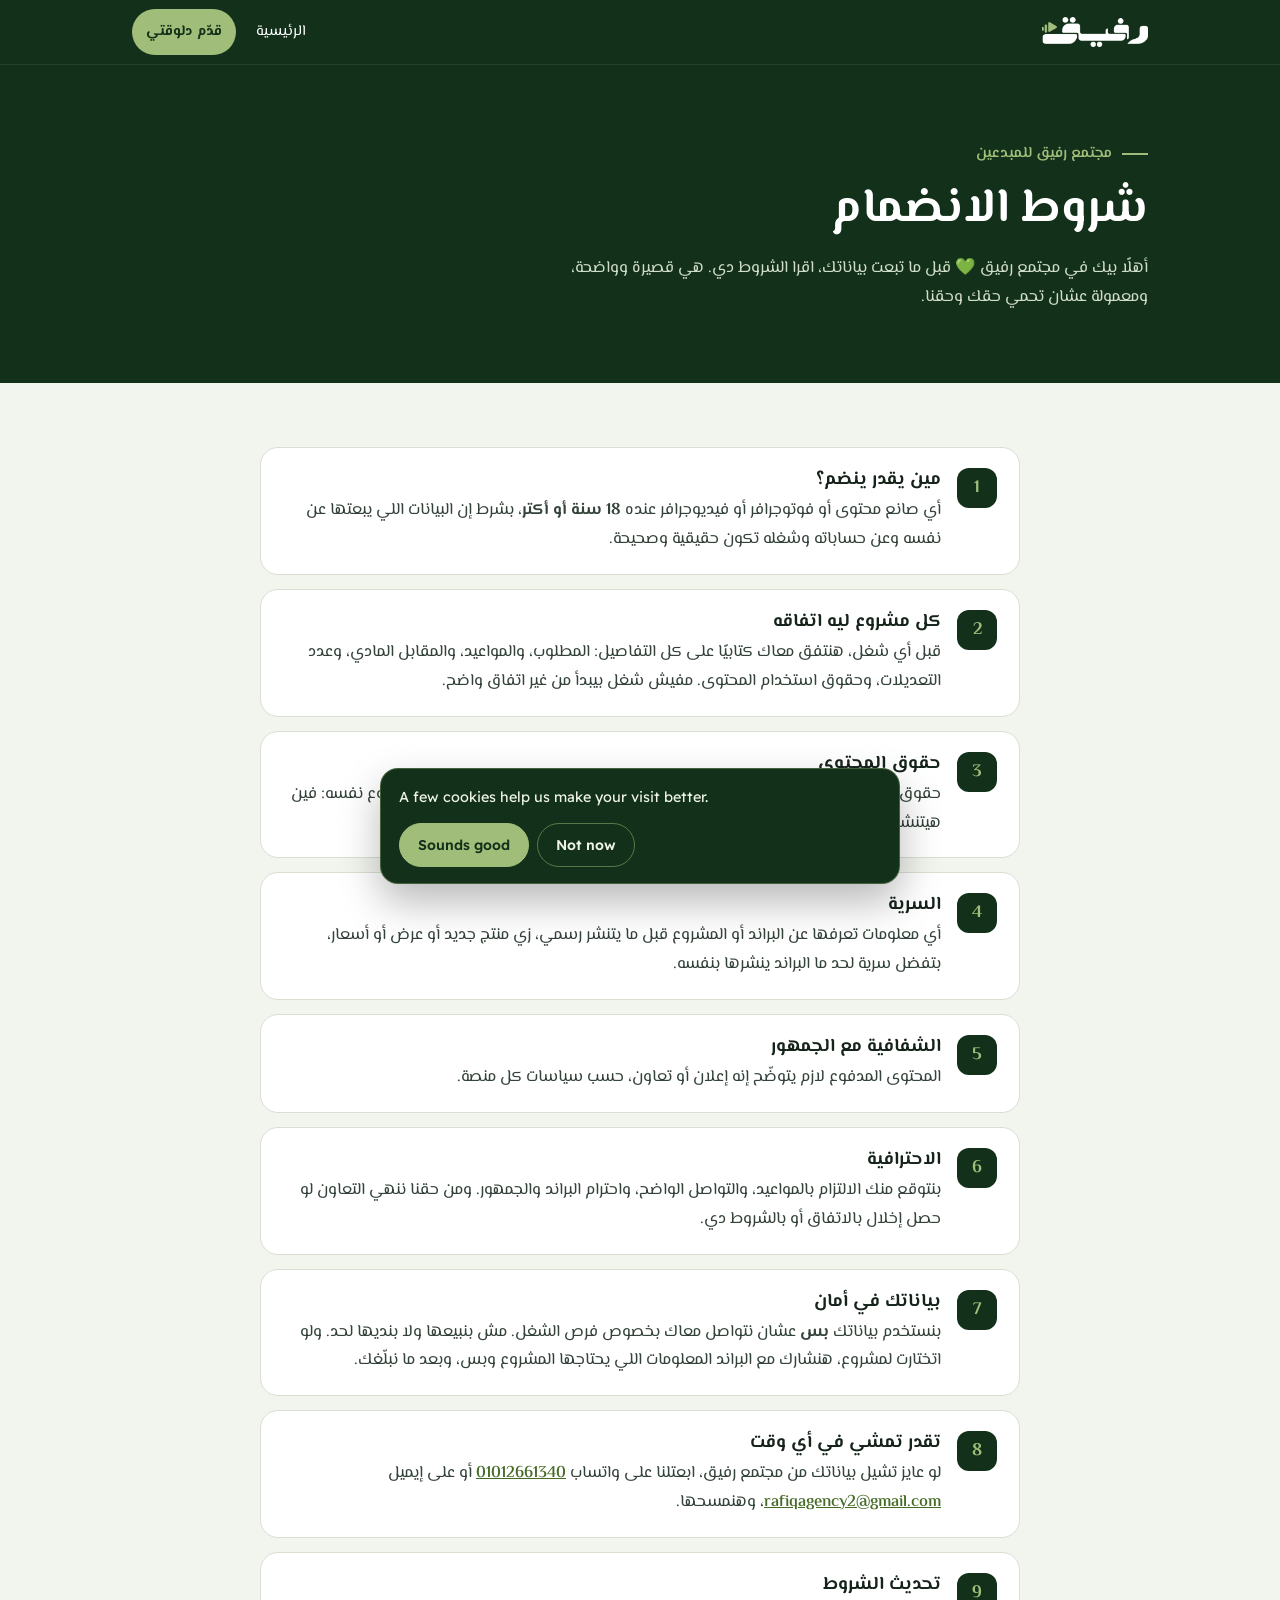
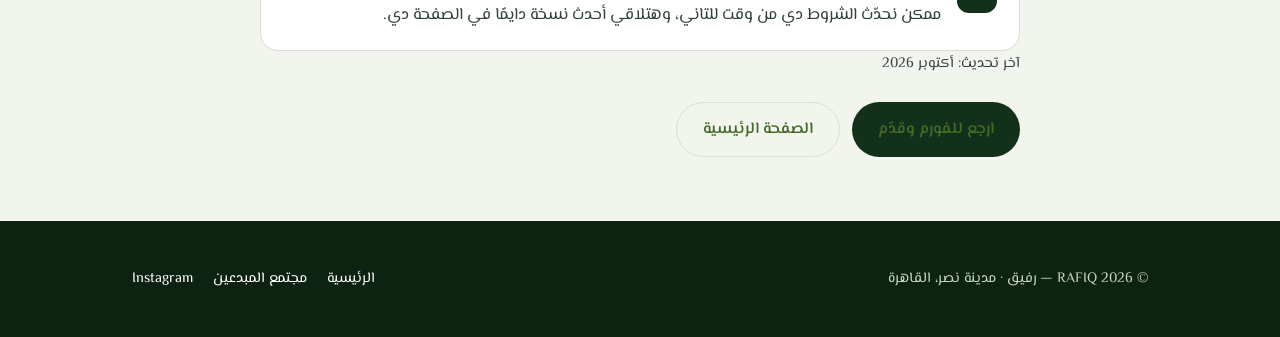
<file: creators-terms.html>
<!doctype html>
<html lang="ar" dir="rtl">
<head>
<meta charset="utf-8">
<meta name="viewport" content="width=device-width, initial-scale=1, viewport-fit=cover">
<title>شروط الانضمام لمجتمع رفيق للمبدعين — RAFIQ</title>
<meta name="description" content="شروط الانضمام لمجتمع رفيق للمبدعين: مين يقدر ينضم، إزاي بنتفق على كل مشروع، حقوق المحتوى، السرية وحماية بياناتك.">
<meta name="theme-color" content="#13301a">
<link rel="canonical" href="https://rafiqagency.com/creators-terms.html">
<link rel="icon" type="image/png" href="favicon.png">
<link rel="preconnect" href="https://fonts.googleapis.com">
<link rel="preconnect" href="https://fonts.gstatic.com" crossorigin>
<link rel="stylesheet" href="https://fonts.googleapis.com/css2?family=El+Messiri:wght@400;500;600;700&family=Readex+Pro:wght@400;500;600&display=swap">
<link rel="stylesheet" href="sub.css?v=1">
<script src="track.js?v=3" defer></script>
<style>
/* layout: short forest title band, then one readable column of numbered terms */
.band{background:var(--forest);color:#fff;padding-block:clamp(40px,7vw,72px)}
.band h1{font-size:clamp(2rem,5vw,3rem);margin-top:12px}
.band p{color:#cfdcc6;margin:12px 0 0;max-width:60ch}
.terms{max-width:760px;margin-inline:auto;padding-block:clamp(36px,6vw,64px)}
.terms ol{list-style:none;counter-reset:t;padding:0;margin:0;display:grid;gap:14px}
.terms li{counter-increment:t;background:var(--card);border:1px solid var(--line);border-radius:18px;padding:20px 22px;display:grid;grid-template-columns:auto 1fr;gap:4px 16px}
.terms li::before{content:counter(t);grid-row:span 2;width:40px;height:40px;border-radius:12px;background:var(--forest);color:var(--leaf);display:grid;place-items:center;font:700 1.1rem var(--f-display)}
.terms h2{font-size:1.15rem}
.terms p{margin:0;color:#34433a}
.terms a{color:var(--leaf-ink);font-weight:600}
.meta{color:var(--muted);font-size:.9rem;margin-top:22px}
.back{margin-top:26px;display:flex;flex-wrap:wrap;gap:12px}
</style>
</head>
<body>
<header class="top">
  <div class="wrap">
    <a href="./" aria-label="رفيق RAFIQ — الصفحة الرئيسية"><img src="logo-mark.png" alt="رفيق RAFIQ"></a>
    <nav aria-label="روابط"><a href="./">الرئيسية</a><a class="cta" href="creators.html#join">قدّم دلوقتي</a></nav>
  </div>
</header>
<main>
<section class="band dark" style="padding-block:clamp(40px,7vw,72px)">
  <div class="wrap">
    <span class="eyebrow">مجتمع رفيق للمبدعين</span>
    <h1>شروط الانضمام</h1>
    <p>أهلًا بيك في مجتمع رفيق 💚 قبل ما تبعت بياناتك، اقرا الشروط دي. هي قصيرة وواضحة، ومعمولة عشان تحمي حقك وحقنا.</p>
  </div>
</section>
<div class="wrap">
<div class="terms">
  <ol>
    <li><h2>مين يقدر ينضم؟</h2><p>أي صانع محتوى أو فوتوجرافر أو فيديوجرافر عنده <b>18 سنة أو أكتر</b>، بشرط إن البيانات اللي يبعتها عن نفسه وعن حساباته وشغله تكون حقيقية وصحيحة.</p></li>
    <li><h2>كل مشروع ليه اتفاقه</h2><p>قبل أي شغل، هنتفق معاك كتابيًا على كل التفاصيل: المطلوب، والمواعيد، والمقابل المادي، وعدد التعديلات، وحقوق استخدام المحتوى. مفيش شغل بيبدأ من غير اتفاق واضح.</p></li>
    <li><h2>حقوق المحتوى</h2><p>حقوق استخدام المحتوى أو الصور اللي بتعملها لمشروع معيّن بتتحدد في اتفاق المشروع نفسه: فين هيتنشر، ولمدة قد إيه.</p></li>
    <li><h2>السرية</h2><p>أي معلومات تعرفها عن البراند أو المشروع قبل ما يتنشر رسمي، زي منتج جديد أو عرض أو أسعار، بتفضل سرية لحد ما البراند ينشرها بنفسه.</p></li>
    <li><h2>الشفافية مع الجمهور</h2><p>المحتوى المدفوع لازم يتوضّح إنه إعلان أو تعاون، حسب سياسات كل منصة.</p></li>
    <li><h2>الاحترافية</h2><p>بنتوقع منك الالتزام بالمواعيد، والتواصل الواضح، واحترام البراند والجمهور. ومن حقنا ننهي التعاون لو حصل إخلال بالاتفاق أو بالشروط دي.</p></li>
    <li><h2>بياناتك في أمان</h2><p>بنستخدم بياناتك <b>بس</b> عشان نتواصل معاك بخصوص فرص الشغل. مش بنبيعها ولا بنديها لحد. ولو اتختارت لمشروع، هنشارك مع البراند المعلومات اللي يحتاجها المشروع وبس، وبعد ما نبلّغك.</p></li>
    <li><h2>تقدر تمشي في أي وقت</h2><p>لو عايز تشيل بياناتك من مجتمع رفيق، ابعتلنا على واتساب <a href="https://wa.me/201012661340" dir="ltr">01012661340</a> أو على إيميل <a href="mailto:rafiqagency2@gmail.com" dir="ltr">rafiqagency2@gmail.com</a>، وهنمسحها.</p></li>
    <li><h2>تحديث الشروط</h2><p>ممكن نحدّث الشروط دي من وقت للتاني، وهتلاقي أحدث نسخة دايمًا في الصفحة دي.</p></li>
  </ol>
  <p class="meta">آخر تحديث: أكتوبر 2026</p>
  <div class="back"><a class="btn btn-forest" href="creators.html#join">ارجع للفورم وقدّم</a><a class="btn" style="border:1.5px solid var(--line)" href="./">الصفحة الرئيسية</a></div>
</div>
</div>
</main>
<footer class="foot">
  <div class="wrap">
    <span>© 2026 RAFIQ — رفيق · مدينة نصر، القاهرة</span>
    <nav aria-label="روابط الفوتر"><a href="./">الرئيسية</a><a href="creators.html">مجتمع المبدعين</a><a href="https://www.instagram.com/rafiq__team/" target="_blank" rel="noopener">Instagram</a></nav>
  </div>
</footer>
</body>
</html>
</file>
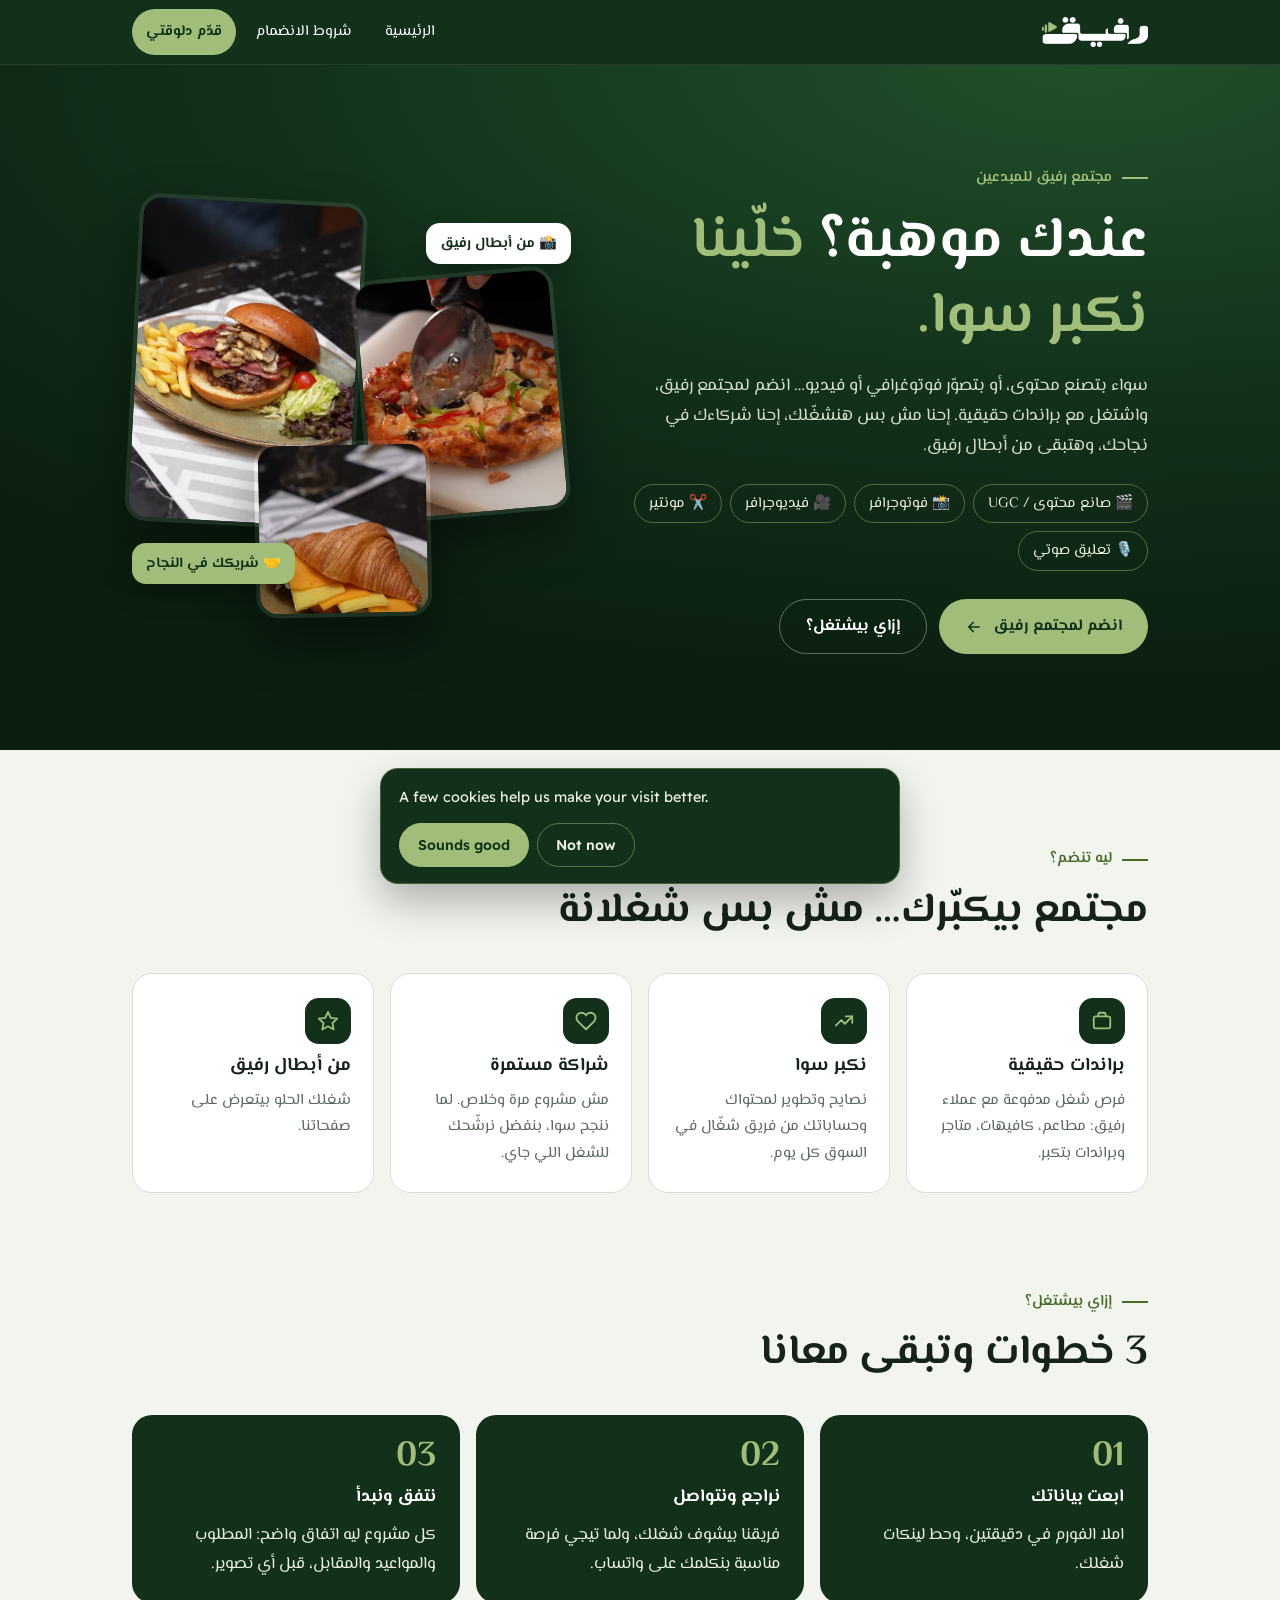
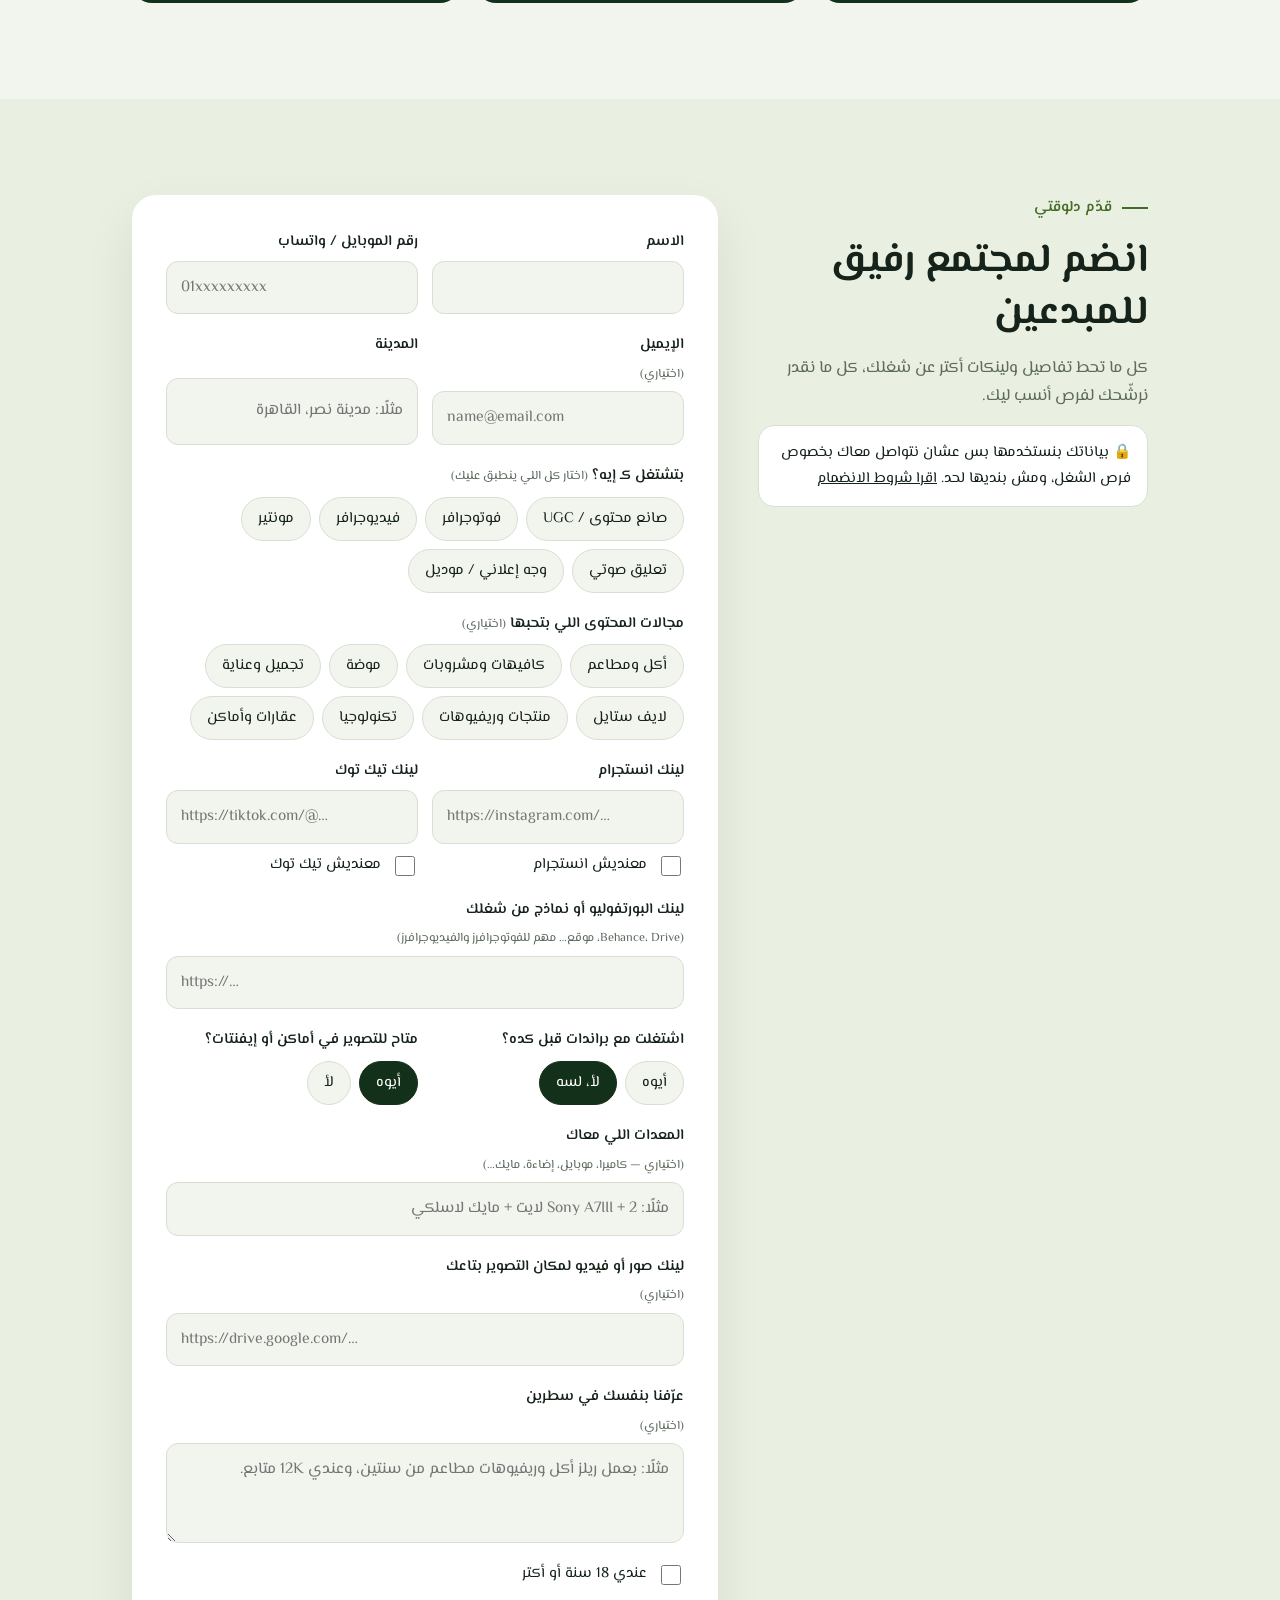
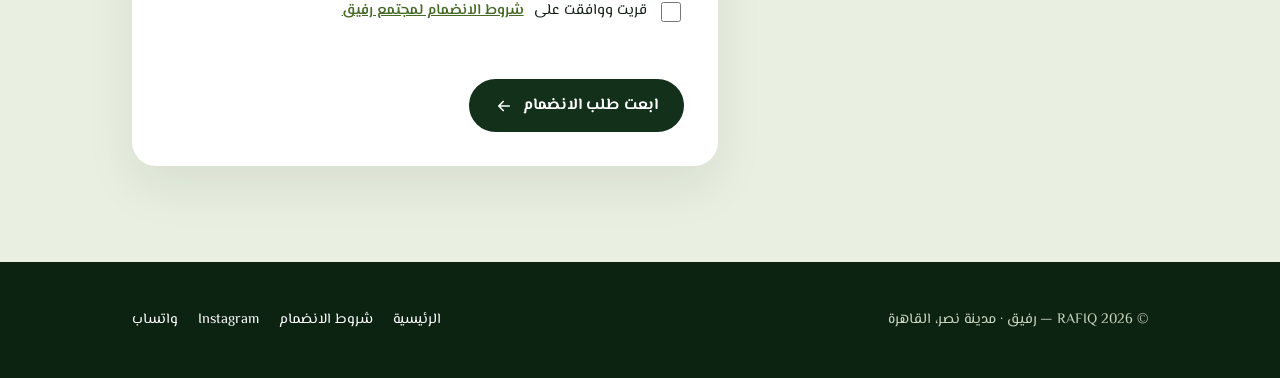
<file: creators.html>
<!doctype html>
<html lang="ar" dir="rtl">
<head>
<meta charset="utf-8">
<meta name="viewport" content="width=device-width, initial-scale=1, viewport-fit=cover">
<title>مجتمع رفيق للمبدعين | انضم لصناع المحتوى والفوتوجرافرز — RAFIQ</title>
<meta name="description" content="صانع محتوى، فوتوجرافر أو فيديوجرافر؟ انضم لمجتمع رفيق للمبدعين في القاهرة، واشتغل مع براندات حقيقية. إحنا شركاءك في نجاحك.">
<meta name="theme-color" content="#13301a">
<link rel="canonical" href="https://rafiqagency.com/creators.html">
<meta property="og:type" content="website">
<meta property="og:site_name" content="RAFIQ رفيق">
<meta property="og:locale" content="ar_EG">
<meta property="og:title" content="مجتمع رفيق للمبدعين — خلّينا نكبر سوا">
<meta property="og:description" content="صناع محتوى، فوتوجرافرز وفيديوجرافرز: ابعت بياناتك وانضم لمجتمع رفيق، واشتغل مع براندات حقيقية.">
<meta property="og:image" content="https://rafiqagency.com/og-image.jpg">
<meta property="og:url" content="https://rafiqagency.com/creators.html">
<meta name="twitter:card" content="summary_large_image">
<link rel="icon" type="image/png" href="favicon.png">
<link rel="apple-touch-icon" href="apple-touch-icon.png">
<link rel="preconnect" href="https://fonts.googleapis.com">
<link rel="preconnect" href="https://fonts.gstatic.com" crossorigin>
<link rel="stylesheet" href="https://fonts.googleapis.com/css2?family=El+Messiri:wght@400;500;600;700&family=Readex+Pro:wght@400;500;600&display=swap">
<link rel="stylesheet" href="sub.css?v=1">
<script src="track.js?v=3" defer></script>
<style>
/* layout: forest hero with a photo collage → perks → 3 steps → the form card → footer */
.hero{background:radial-gradient(120% 90% at 85% 0%,#21502b 0%,var(--forest) 55%,#0b1f10 100%);color:#fff;padding-block:clamp(48px,8vw,96px);overflow:hidden}
.hero .wrap{display:grid;grid-template-columns:1.1fr .9fr;gap:40px;align-items:center}
.hero h1{font-size:clamp(2.2rem,5.5vw,3.6rem);margin:14px 0 16px}
.hero h1 em{font-style:normal;color:var(--leaf)}
.hero p{color:#cfdcc6;font-size:1.08rem;max-width:52ch;margin:0 0 22px}
.roles{display:flex;flex-wrap:wrap;gap:8px;margin:0 0 28px;padding:0;list-style:none}
.roles li{border:1px solid rgba(160,190,122,.45);color:#e6efdc;border-radius:999px;padding:6px 14px;font-size:.92rem;display:inline-flex;gap:6px;align-items:center}
.hero .acts{display:flex;flex-wrap:wrap;gap:12px}
.collage{position:relative;height:420px}
.collage figure{position:absolute;margin:0;border-radius:22px;overflow:hidden;box-shadow:0 24px 50px rgba(0,0,0,.4);border:4px solid rgba(255,255,255,.08)}
.collage img{width:100%;height:100%;object-fit:cover}
.collage .c1{width:52%;height:78%;inset-inline-end:0;top:0;transform:rotate(3deg)}
.collage .c2{width:46%;height:58%;inset-inline-start:2%;top:18%;transform:rotate(-5deg)}
.collage .c3{width:40%;height:42%;inset-inline-end:28%;bottom:0;transform:rotate(-1deg)}
.collage .tag{position:absolute;z-index:2;background:#fff;color:var(--forest);border-radius:14px;padding:8px 14px;font-weight:700;font-size:.9rem;box-shadow:0 10px 24px rgba(0,0,0,.25);display:flex;gap:8px;align-items:center}
.collage .t1{top:6%;inset-inline-start:0}
.collage .t2{bottom:8%;inset-inline-end:0;background:var(--leaf)}
.perks{display:grid;grid-template-columns:repeat(4,1fr);gap:16px}
.perk{background:var(--card);border:1px solid var(--line);border-radius:20px;padding:24px 22px;display:grid;gap:10px;align-content:start}
.perk .ic{width:46px;height:46px;border-radius:14px;background:var(--forest);color:var(--leaf);display:grid;place-items:center}
.perk .ic svg{width:22px;height:22px}
.perk h3{font-size:1.15rem}
.perk p{margin:0;color:var(--muted);font-size:.95rem}
.steps{display:grid;grid-template-columns:repeat(3,1fr);gap:16px;counter-reset:s;list-style:none;padding:0;margin:0}
.steps li{background:var(--forest);color:#e6efdc;border-radius:20px;padding:24px;counter-increment:s;display:grid;gap:8px}
.steps li::before{content:counter(s,decimal-leading-zero);font:700 2.2rem/1 var(--f-display);color:var(--leaf)}
.steps b{color:#fff;font-size:1.1rem}
.join{background:#e9efe1}
.join .wrap{display:grid;grid-template-columns:.8fr 1.2fr;gap:40px;align-items:start}
.side{position:sticky;top:96px;display:grid;gap:14px}
.side h2{font-size:clamp(1.8rem,4vw,2.5rem)}
.side p{margin:0;color:var(--muted)}
.side .note{background:#fff;border-radius:16px;padding:14px 16px;font-size:.92rem;border:1px solid var(--line)}
form.card{background:var(--card);border-radius:24px;padding:clamp(20px,4vw,34px);display:grid;gap:18px;box-shadow:0 20px 50px rgba(19,48,26,.08);min-width:0}
.f2{display:grid;grid-template-columns:1fr 1fr;gap:14px}
.fld{display:grid;gap:6px;font-size:.92rem;font-weight:600;min-width:0}
.fld small{font-weight:400;color:var(--muted)}
input[type=text],input[type=tel],input[type=email],input[type=url],select,textarea{font:inherit;font-size:.98rem;font-weight:400;padding:12px 14px;border-radius:12px;border:1.5px solid var(--line);background:var(--paper);color:var(--ink);width:100%;min-height:48px}
textarea{min-height:100px;resize:vertical}
input:focus,select:focus,textarea:focus{border-color:var(--leaf-ink);outline:none;box-shadow:0 0 0 3px rgba(160,190,122,.35)}
input[aria-invalid="true"]{border-color:#c0392b;box-shadow:0 0 0 3px rgba(192,57,43,.15)}
fieldset{border:0;padding:0;margin:0;display:grid;gap:8px;min-width:0}
legend{font-size:.92rem;font-weight:600;padding:0;margin-bottom:8px}
legend small{font-weight:400;color:var(--muted)}
.chips{display:flex;flex-wrap:wrap;gap:8px}
.chips label{position:relative;display:block}
.chips input{position:absolute;opacity:0;width:1px;height:1px}
.chips span{display:inline-flex;align-items:center;min-height:42px;padding:8px 16px;border-radius:999px;border:1.5px solid var(--line);background:var(--paper);font-size:.93rem;cursor:pointer;transition:.15s}
.chips input:checked+span{background:var(--forest);border-color:var(--forest);color:#fff}
.chips input:focus-visible+span{outline:3px solid var(--leaf);outline-offset:2px}
.with-none{display:grid;gap:8px}
.check{display:flex;gap:10px;align-items:flex-start;font-size:.93rem;font-weight:400;cursor:pointer}
.check input{width:20px;height:20px;margin-top:4px;accent-color:var(--forest);flex:none}
.check a{color:var(--leaf-ink);font-weight:600}
.yn{display:flex;gap:8px}
.err{color:#a3312a;font-size:.92rem;min-height:1.2em;margin:0}
input.hp{position:absolute;width:1px!important;height:1px!important;min-height:0!important;padding:0!important;border:0!important;overflow:hidden;clip-path:inset(50%);opacity:0;pointer-events:none}
.done{background:var(--forest);color:#fff;border-radius:24px;padding:clamp(26px,5vw,44px);text-align:center;display:grid;gap:12px;justify-items:center}
.done .tick{width:72px;height:72px;border-radius:50%;background:var(--leaf);display:grid;place-items:center}
.done .tick svg{width:34px;height:34px;stroke:var(--forest);stroke-width:3;fill:none}
.done p{color:#cfdcc6;margin:0;max-width:44ch}
@media (max-width:900px){
  .hero .wrap,.join .wrap{grid-template-columns:1fr}
  .collage{height:300px;order:-1}
  .perks{grid-template-columns:1fr 1fr}
  .steps{grid-template-columns:1fr}
  .side{position:static}
}
@media (max-width:560px){
  .perks,.f2{grid-template-columns:1fr}
  .top nav .hide-s{display:none}
  .collage{height:250px}
}
</style>
</head>
<body>
<a class="skip" href="#join">تخطّي للفورم</a>
<header class="top">
  <div class="wrap">
    <a href="./" aria-label="رفيق RAFIQ — الصفحة الرئيسية"><img src="logo-mark.png" alt="رفيق RAFIQ"></a>
    <nav aria-label="روابط">
      <a class="hide-s" href="./">الرئيسية</a>
      <a class="hide-s" href="creators-terms.html">شروط الانضمام</a>
      <a class="cta" href="#join">قدّم دلوقتي</a>
    </nav>
  </div>
</header>

<main id="top">
<section class="hero dark">
  <div class="wrap">
    <div>
      <span class="eyebrow">مجتمع رفيق للمبدعين</span>
      <h1>عندك موهبة؟ <em>خلّينا نكبر سوا.</em></h1>
      <p>سواء بتصنع محتوى، أو بتصوّر فوتوغرافي أو فيديو… انضم لمجتمع رفيق، واشتغل مع براندات حقيقية. إحنا مش بس هنشغّلك، إحنا شركاءك في نجاحك، وهتبقى من أبطال رفيق.</p>
      <ul class="roles" aria-label="مين يقدر ينضم">
        <li>🎬 صانع محتوى / UGC</li><li>📸 فوتوجرافر</li><li>🎥 فيديوجرافر</li><li>✂️ مونتير</li><li>🎙️ تعليق صوتي</li>
      </ul>
      <div class="acts">
        <a class="btn btn-leaf" href="#join">انضم لمجتمع رفيق <svg class="arr" viewBox="0 0 24 24" fill="none" stroke="currentColor" stroke-width="2.2" stroke-linecap="round" stroke-linejoin="round" aria-hidden="true"><path d="M5 12h14M13 6l6 6-6 6"/></svg></a>
        <a class="btn btn-ghost" href="#how">إزاي بيشتغل؟</a>
      </div>
    </div>
    <div class="collage" aria-hidden="true">
      <figure class="c1"><img src="reel-grill.jpg" alt=""></figure>
      <figure class="c2"><img src="reel-appetite.jpg" alt=""></figure>
      <figure class="c3"><img src="reel-morning.jpg" alt=""></figure>
      <span class="tag t1">📸 من أبطال رفيق</span>
      <span class="tag t2">🤝 شريكك في النجاح</span>
    </div>
  </div>
</section>

<section>
  <div class="wrap">
    <div class="sec-head"><span class="eyebrow">ليه تنضم؟</span><h2>مجتمع بيكبّرك… مش بس شغلانة</h2></div>
    <div class="perks">
      <div class="perk"><span class="ic"><svg viewBox="0 0 24 24" fill="none" stroke="currentColor" stroke-width="2" stroke-linecap="round" stroke-linejoin="round" aria-hidden="true"><rect x="3" y="7" width="18" height="13" rx="2"/><path d="M8 7V5a2 2 0 0 1 2-2h4a2 2 0 0 1 2 2v2"/></svg></span><h3>براندات حقيقية</h3><p>فرص شغل مدفوعة مع عملاء رفيق: مطاعم، كافيهات، متاجر وبراندات بتكبر.</p></div>
      <div class="perk"><span class="ic"><svg viewBox="0 0 24 24" fill="none" stroke="currentColor" stroke-width="2" stroke-linecap="round" stroke-linejoin="round" aria-hidden="true"><path d="M3 17l6-6 4 4 8-8"/><path d="M14 7h7v7"/></svg></span><h3>نكبر سوا</h3><p>نصايح وتطوير لمحتواك وحساباتك من فريق شغّال في السوق كل يوم.</p></div>
      <div class="perk"><span class="ic"><svg viewBox="0 0 24 24" fill="none" stroke="currentColor" stroke-width="2" stroke-linecap="round" stroke-linejoin="round" aria-hidden="true"><path d="M20.8 4.6a5.5 5.5 0 0 0-7.8 0L12 5.7l-1-1.1a5.5 5.5 0 0 0-7.8 7.8l1 1.1L12 21l7.8-7.5 1-1.1a5.5 5.5 0 0 0 0-7.8z"/></svg></span><h3>شراكة مستمرة</h3><p>مش مشروع مرة وخلاص. لما ننجح سوا، بنفضل نرشّحك للشغل اللي جاي.</p></div>
      <div class="perk"><span class="ic"><svg viewBox="0 0 24 24" fill="none" stroke="currentColor" stroke-width="2" stroke-linecap="round" stroke-linejoin="round" aria-hidden="true"><path d="M12 2l3 6.5 7 .9-5.1 4.8 1.3 7L12 17.8 5.8 21.2l1.3-7L2 9.4l7-.9z"/></svg></span><h3>من أبطال رفيق</h3><p>شغلك الحلو بيتعرض على صفحاتنا.</p></div>
    </div>
  </div>
</section>

<section id="how" style="padding-top:0">
  <div class="wrap">
    <div class="sec-head"><span class="eyebrow">إزاي بيشتغل؟</span><h2>3 خطوات وتبقى معانا</h2></div>
    <ol class="steps">
      <li><b>ابعت بياناتك</b><span>املا الفورم في دقيقتين، وحط لينكات شغلك.</span></li>
      <li><b>نراجع ونتواصل</b><span>فريقنا بيشوف شغلك، ولما تيجي فرصة مناسبة بنكلمك على واتساب.</span></li>
      <li><b>نتفق ونبدأ</b><span>كل مشروع ليه اتفاق واضح: المطلوب والمواعيد والمقابل، قبل أي تصوير.</span></li>
    </ol>
  </div>
</section>

<section class="join" id="join">
  <div class="wrap">
    <div class="side">
      <span class="eyebrow">قدّم دلوقتي</span>
      <h2>انضم لمجتمع رفيق للمبدعين</h2>
      <p>كل ما تحط تفاصيل ولينكات أكتر عن شغلك، كل ما نقدر نرشّحك لفرص أنسب ليك.</p>
      <div class="note">🔒 بياناتك بنستخدمها بس عشان نتواصل معاك بخصوص فرص الشغل، ومش بنديها لحد. <a href="creators-terms.html">اقرا شروط الانضمام</a></div>
    </div>

    <div>
    <form class="card" id="cForm" novalidate>
      <div class="f2">
        <label class="fld" for="cName">الاسم<input type="text" id="cName" name="name" autocomplete="name" required aria-describedby="cErr"></label>
        <label class="fld" for="cPhone">رقم الموبايل / واتساب<input type="tel" id="cPhone" name="phone" inputmode="tel" autocomplete="tel" dir="ltr" placeholder="01xxxxxxxxx" required aria-describedby="cErr"></label>
      </div>
      <div class="f2">
        <label class="fld" for="cEmail">الإيميل <small>(اختياري)</small><input type="email" id="cEmail" name="email" autocomplete="email" dir="ltr" placeholder="name@email.com"></label>
        <label class="fld" for="cCity">المدينة<input type="text" id="cCity" name="city" autocomplete="address-level2" placeholder="مثلًا: مدينة نصر، القاهرة" required aria-describedby="cErr"></label>
      </div>

      <fieldset>
        <legend>بتشتغل كـ إيه؟ <small>(اختار كل اللي ينطبق عليك)</small></legend>
        <div class="chips" id="cRoles">
          <label><input type="checkbox" name="roles" value="صانع محتوى / UGC"><span>صانع محتوى / UGC</span></label>
          <label><input type="checkbox" name="roles" value="فوتوجرافر"><span>فوتوجرافر</span></label>
          <label><input type="checkbox" name="roles" value="فيديوجرافر"><span>فيديوجرافر</span></label>
          <label><input type="checkbox" name="roles" value="مونتير"><span>مونتير</span></label>
          <label><input type="checkbox" name="roles" value="تعليق صوتي"><span>تعليق صوتي</span></label>
          <label><input type="checkbox" name="roles" value="وجه إعلاني / موديل"><span>وجه إعلاني / موديل</span></label>
        </div>
      </fieldset>

      <fieldset>
        <legend>مجالات المحتوى اللي بتحبها <small>(اختياري)</small></legend>
        <div class="chips">
          <label><input type="checkbox" name="niches" value="أكل ومطاعم"><span>أكل ومطاعم</span></label>
          <label><input type="checkbox" name="niches" value="كافيهات ومشروبات"><span>كافيهات ومشروبات</span></label>
          <label><input type="checkbox" name="niches" value="موضة"><span>موضة</span></label>
          <label><input type="checkbox" name="niches" value="تجميل وعناية"><span>تجميل وعناية</span></label>
          <label><input type="checkbox" name="niches" value="لايف ستايل"><span>لايف ستايل</span></label>
          <label><input type="checkbox" name="niches" value="منتجات وريفيوهات"><span>منتجات وريفيوهات</span></label>
          <label><input type="checkbox" name="niches" value="تكنولوجيا"><span>تكنولوجيا</span></label>
          <label><input type="checkbox" name="niches" value="عقارات وأماكن"><span>عقارات وأماكن</span></label>
        </div>
      </fieldset>

      <div class="f2">
        <div class="with-none">
          <label class="fld" for="cIg">لينك انستجرام<input type="url" id="cIg" name="instagram" dir="ltr" placeholder="https://instagram.com/…"></label>
          <label class="check"><input type="checkbox" id="cIgNo"> معنديش انستجرام</label>
        </div>
        <div class="with-none">
          <label class="fld" for="cTt">لينك تيك توك<input type="url" id="cTt" name="tiktok" dir="ltr" placeholder="https://tiktok.com/@…"></label>
          <label class="check"><input type="checkbox" id="cTtNo"> معنديش تيك توك</label>
        </div>
      </div>

      <label class="fld" for="cPf">لينك البورتفوليو أو نماذج من شغلك <small>(Behance، Drive، موقع… مهم للفوتوجرافرز والفيديوجرافرز)</small><input type="url" id="cPf" name="portfolio" dir="ltr" placeholder="https://…"></label>

      <div class="f2">
        <fieldset>
          <legend>اشتغلت مع براندات قبل كده؟</legend>
          <div class="chips yn"><label><input type="radio" name="brands" value="أيوه"><span>أيوه</span></label><label><input type="radio" name="brands" value="لأ" checked><span>لأ، لسه</span></label></div>
        </fieldset>
        <fieldset>
          <legend>متاح للتصوير في أماكن أو إيفنتات؟</legend>
          <div class="chips yn"><label><input type="radio" name="onsite" value="أيوه" checked><span>أيوه</span></label><label><input type="radio" name="onsite" value="لأ"><span>لأ</span></label></div>
        </fieldset>
      </div>

      <label class="fld" for="cGear">المعدات اللي معاك <small>(اختياري — كاميرا، موبايل، إضاءة، مايك…)</small><input type="text" id="cGear" name="gear" placeholder="مثلًا: Sony A7III + 2 لايت + مايك لاسلكي"></label>
      <label class="fld" for="cSpot">لينك صور أو فيديو لمكان التصوير بتاعك <small>(اختياري)</small><input type="url" id="cSpot" name="spot" dir="ltr" placeholder="https://drive.google.com/…"></label>
      <label class="fld" for="cAbout">عرّفنا بنفسك في سطرين <small>(اختياري)</small><textarea id="cAbout" name="about" placeholder="مثلًا: بعمل ريلز أكل وريفيوهات مطاعم من سنتين، وعندي 12K متابع."></textarea></label>

      <input type="text" name="website" id="cWeb" class="hp" tabindex="-1" autocomplete="off" aria-hidden="true">

      <div style="display:grid;gap:10px">
        <label class="check"><input type="checkbox" id="cAdult" required> عندي 18 سنة أو أكتر</label>
        <label class="check"><input type="checkbox" id="cTerms" required> قريت ووافقت على <a href="creators-terms.html" target="_blank" rel="noopener">شروط الانضمام لمجتمع رفيق</a></label>
      </div>

      <p class="err" id="cErr" role="alert"></p>
      <div><button class="btn btn-forest" type="submit" id="cBtn"><span>ابعت طلب الانضمام</span><svg class="arr" viewBox="0 0 24 24" fill="none" stroke="currentColor" stroke-width="2.2" stroke-linecap="round" stroke-linejoin="round" aria-hidden="true"><path d="M5 12h14M13 6l6 6-6 6"/></svg></button></div>
    </form>

    <div class="done" id="cDone" hidden tabindex="-1">
      <span class="tick" aria-hidden="true"><svg viewBox="0 0 24 24"><path d="M5 12.5l4.5 4.5L19 7.5"/></svg></span>
      <h2>استلمنا بياناتك 💚</h2>
      <p id="cDoneP">أهلًا بيك في مجتمع رفيق للمبدعين! فريقنا هيراجع شغلك، ولما تيجي فرصة مناسبة هنكلمك على واتساب.</p>
      <a class="btn btn-leaf" id="cWa" href="https://wa.me/201012661340" target="_blank" rel="noopener" hidden>ابعت بياناتك على واتساب</a>
      <a class="btn btn-ghost" href="https://www.instagram.com/rafiq__team/" target="_blank" rel="noopener">تابعنا على انستجرام</a>
    </div>
    </div>
  </div>
</section>
</main>

<footer class="foot">
  <div class="wrap">
    <span>© 2026 RAFIQ — رفيق · مدينة نصر، القاهرة</span>
    <nav aria-label="روابط الفوتر"><a href="./">الرئيسية</a><a href="creators-terms.html">شروط الانضمام</a><a href="https://www.instagram.com/rafiq__team/" target="_blank" rel="noopener">Instagram</a><a href="https://wa.me/201012661340" target="_blank" rel="noopener">واتساب</a></nav>
  </div>
</footer>

<script>
// لينك الـ Web App بتاع "مجتمع رفيق للمبدعين" (Apps Script). لو فاضي، الطلب بيتبعت على واتساب.
const CREATORS_API = "https://script.google.com/macros/s/AKfycbzqYbmkYCdtyHrjfKLXV5O2pUmnjW1_wq0ksFarIYpw2Hnn24xgBnf3LFYGrjyxuatifQ/exec";
const WA = "201012661340";
(function(){
  const f = document.getElementById("cForm"), err = document.getElementById("cErr"), $ = id => document.getElementById(id);
  const pair = (box, inp) => box.addEventListener("change", () => { inp.disabled = box.checked; if (box.checked) { inp.value = ""; inp.removeAttribute("aria-invalid"); } });
  pair($("cIgNo"), $("cIg")); pair($("cTtNo"), $("cTt"));
  const vals = n => [...f.querySelectorAll('input[name="' + n + '"]:checked')].map(i => i.value);
  const url = v => !v || /^https?:\/\/\S+\.\S+/i.test(v.trim());
  function fail(msg, el){ err.textContent = msg; if (el){ el.setAttribute("aria-invalid","true"); el.focus(); } }
  f.addEventListener("input", e => { if (e.target.getAttribute("aria-invalid")) e.target.removeAttribute("aria-invalid"); });
  f.addEventListener("submit", async e => {
    e.preventDefault(); err.textContent = "";
    const d = {
      name: $("cName").value.trim(), phone: $("cPhone").value.trim(), email: $("cEmail").value.trim(), city: $("cCity").value.trim(),
      roles: vals("roles").join("، "), niches: vals("niches").join("، "),
      instagram: $("cIgNo").checked ? "معندوش" : $("cIg").value.trim(), tiktok: $("cTtNo").checked ? "معندوش" : $("cTt").value.trim(),
      portfolio: $("cPf").value.trim(), brands: (vals("brands")[0] || ""), onsite: (vals("onsite")[0] || ""),
      gear: $("cGear").value.trim(), spot: $("cSpot").value.trim(), about: $("cAbout").value.trim(),
      adult: $("cAdult").checked, terms: $("cTerms").checked, website: $("cWeb").value
    };
    if (!d.name) return fail("اكتب اسمك عشان نعرف نناديك 😊", $("cName"));
    if (d.phone.replace(/\D/g, "").length < 10) return fail("رقم الموبايل شكله ناقص. اكتبه كامل عشان نقدر نكلمك.", $("cPhone"));
    if (d.email && !/^\S+@\S+\.\S+$/.test(d.email)) return fail("الإيميل شكله مش مظبوط. صلّحه أو سيبه فاضي.", $("cEmail"));
    if (!d.city) return fail("اكتب مدينتك عشان نعرف نرشّحك لشغل قريب منك.", $("cCity"));
    if (!d.roles) { err.textContent = "اختار بتشتغل كـ إيه (حاجة واحدة على الأقل)."; f.querySelector('input[name="roles"]').focus(); return; }
    for (const [k, id] of [["instagram","cIg"],["tiktok","cTt"],["portfolio","cPf"],["spot","cSpot"]]) {
      if (d[k] !== "معندوش" && !url(d[k])) return fail("اللينك ده شكله مش كامل. لازم يبدأ بـ https://", $(id));
    }
    if (!d.instagram && !d.tiktok && !d.portfolio) return fail("حط لينك واحد على الأقل لشغلك: انستجرام أو تيك توك أو بورتفوليو.", $("cIg"));
    if (!d.adult) { err.textContent = "الانضمام لمجتمع رفيق متاح لـ 18 سنة فأكتر."; $("cAdult").focus(); return; }
    if (!d.terms) { err.textContent = "لازم توافق على شروط الانضمام الأول."; $("cTerms").focus(); return; }

    const btn = $("cBtn"), lbl = btn.querySelector("span"); btn.setAttribute("aria-busy", "true"); lbl.textContent = "بنبعت…";
    let ok = false;
    if (CREATORS_API) {
      try {
        const r = await fetch(CREATORS_API, { method: "POST", headers: { "Content-Type": "text/plain;charset=utf-8" }, body: JSON.stringify(d) });
        const j = await r.json(); ok = !!j.ok;
      } catch (x) {}
    }
    btn.removeAttribute("aria-busy"); lbl.textContent = "ابعت طلب الانضمام";
    const lines = ["أهلًا رفيق 👋 عايز أنضم لمجتمع رفيق للمبدعين", "الاسم: " + d.name, "الموبايل: " + d.phone, "المدينة: " + d.city, "بشتغل كـ: " + d.roles];
    if (d.instagram) lines.push("انستجرام: " + d.instagram); if (d.tiktok) lines.push("تيك توك: " + d.tiktok); if (d.portfolio) lines.push("بورتفوليو: " + d.portfolio);
    const wa = $("cWa"); wa.href = "https://wa.me/" + WA + "?text=" + encodeURIComponent(lines.join("\n"));
    wa.hidden = ok;
    $("cDoneP").textContent = ok
      ? "أهلًا بيك في مجتمع رفيق للمبدعين! فريقنا هيراجع شغلك، ولما تيجي فرصة مناسبة هنكلمك على واتساب."
      : "فاضل خطوة صغيرة: دوس الزرار تحت وابعتلنا بياناتك على واتساب، والرسالة جاهزة ومكتوبة.";
    f.hidden = true; const dn = $("cDone"); dn.hidden = false; dn.focus(); dn.scrollIntoView({ block: "center", behavior: "smooth" });
    try { if (window.track) track("creator_apply", { roles: d.roles }); } catch (x) {}
  });
})();
</script>
</body>
</html>
</file>
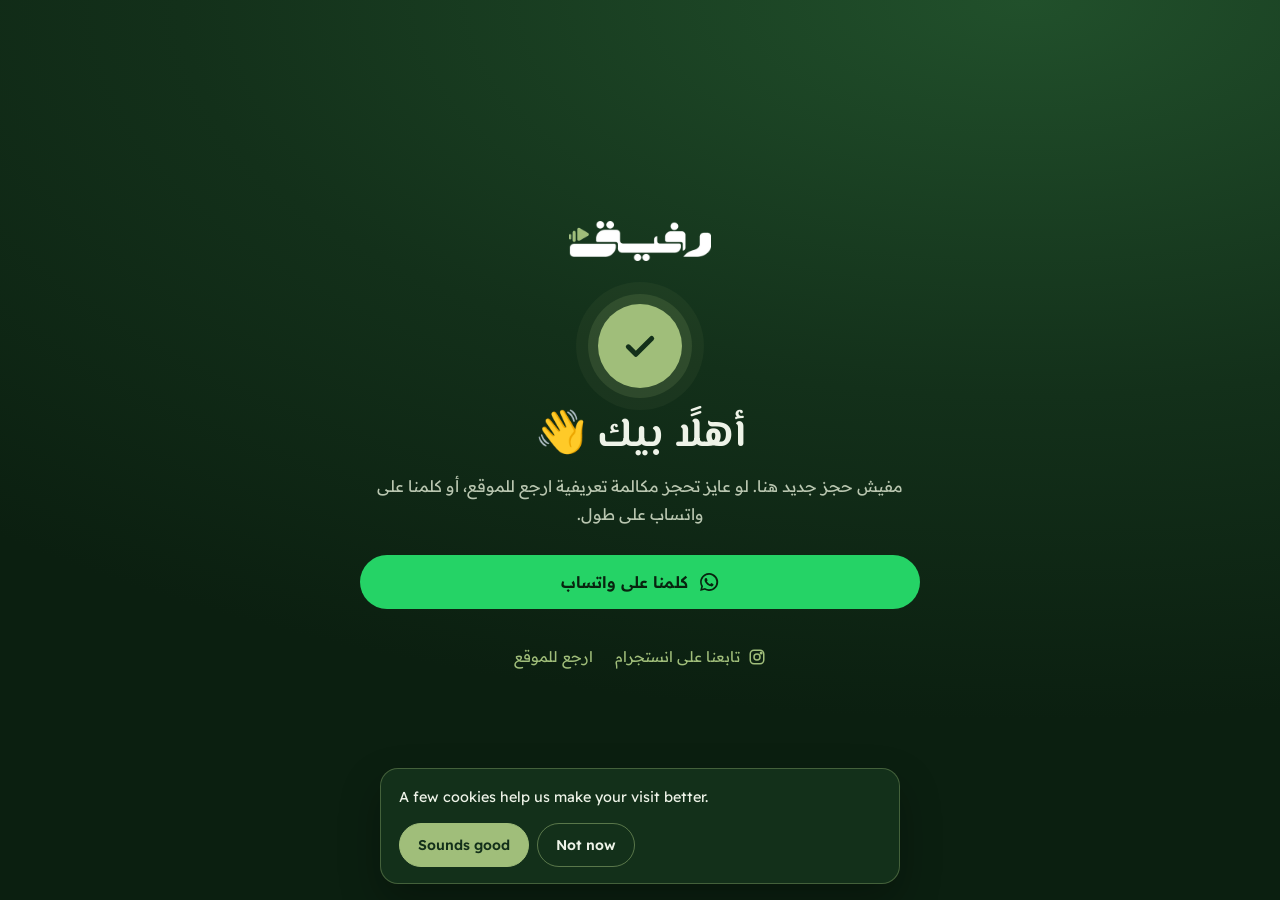
<file: thanks.html>
<!doctype html>
<html lang="ar" dir="rtl">
<head>
<meta charset="utf-8">
<meta name="viewport" content="width=device-width, initial-scale=1, viewport-fit=cover">
<title>تم الحجز | رفيق RAFIQ</title>
<meta name="robots" content="noindex,nofollow">
<meta name="theme-color" content="#13301a">
<link rel="icon" type="image/png" href="favicon.png">
<link rel="preconnect" href="https://fonts.googleapis.com">
<link rel="preconnect" href="https://fonts.gstatic.com" crossorigin>
<link rel="stylesheet" href="https://fonts.googleapis.com/css2?family=El+Messiri:wght@600;700&family=Readex+Pro:wght@400;500;600&display=swap">
<script src="track.js?v=3" defer></script>
<style>
:root{--forest:#13301a;--forest-2:#1c4224;--leaf:#a0be7a;--paper:#f2f4ee;--ink:#15231a;--muted:#b9c6b0;
  --f-display:"El Messiri",system-ui,sans-serif;--f-body:"Readex Pro",system-ui,sans-serif}
*{box-sizing:border-box}
html,body{margin:0;min-height:100%}
body{background:radial-gradient(120% 80% at 80% 0%,#21502b 0%,var(--forest) 55%,#0b1f10 100%) fixed;color:#eef3e8;font:400 1rem/1.8 var(--f-body);
  display:grid;place-items:center;min-height:100vh;min-height:100dvh;padding:28px 16px}
main{width:100%;max-width:560px;text-align:center}
.logo{height:40px;margin-bottom:34px}
.tick{width:84px;height:84px;margin:0 auto 22px;border-radius:50%;background:var(--leaf);display:grid;place-items:center;box-shadow:0 0 0 10px rgba(160,190,122,.14),0 0 0 22px rgba(160,190,122,.06)}
.tick svg{width:40px;height:40px;stroke:var(--forest);stroke-width:3;fill:none;stroke-linecap:round;stroke-linejoin:round;stroke-dasharray:30;stroke-dashoffset:30;animation:draw .6s .25s ease-out forwards}
@keyframes draw{to{stroke-dashoffset:0}}
h1{font:700 clamp(2rem,6vw,2.6rem)/1.3 var(--f-display);margin:0 0 8px}
.lead{color:var(--muted);margin:0 0 26px}
.card{background:rgba(255,255,255,.06);border:1px solid rgba(160,190,122,.28);border-radius:22px;padding:20px 22px;margin-bottom:22px;text-align:start;display:grid;gap:10px}
.row{display:flex;justify-content:space-between;gap:16px;align-items:baseline;flex-wrap:wrap}
.row span{color:var(--muted);font-size:.9rem}
.row b{font-weight:600}
.step{background:rgba(160,190,122,.12);border-radius:16px;padding:14px 16px;margin-bottom:18px;font-size:.95rem;text-align:start}
.btn{display:flex;align-items:center;justify-content:center;gap:10px;width:100%;min-height:54px;border-radius:999px;font:600 1rem var(--f-body);text-decoration:none;border:0;cursor:pointer;margin-bottom:12px;transition:transform .15s}
.btn:active{transform:scale(.98)}
.btn svg{width:22px;height:22px;flex:none}
.wa{background:#25d366;color:#08240f}
.ghost{background:transparent;color:#eef3e8;border:1px solid rgba(160,190,122,.45)}
.pair{display:grid;grid-template-columns:1fr 1fr;gap:12px}
.pair .btn{margin:0;font-size:.92rem}
.links{margin-top:26px;display:flex;justify-content:center;gap:22px;flex-wrap:wrap;font-size:.92rem}
.links a{color:var(--leaf);text-decoration:none;min-height:44px;display:inline-flex;align-items:center;gap:8px}
a:focus-visible,button:focus-visible{outline:3px solid var(--leaf);outline-offset:3px}
[hidden]{display:none!important}
@media (max-width:420px){.pair{grid-template-columns:1fr}}
@media (prefers-reduced-motion:reduce){.tick svg{animation:none;stroke-dashoffset:0}}
</style>
</head>
<body>
<main>
  <img class="logo" src="logo-mark.png" alt="رفيق RAFIQ">
  <div class="tick" aria-hidden="true"><svg viewBox="0 0 24 24"><path d="M5 12.5l4.5 4.5L19 7.5"/></svg></div>
  <h1 id="h">تم الحجز! 🎉</h1>
  <p class="lead" id="lead">مستنيينك في المكالمة التعريفية. هنفهم براندك ونقولك نبدأ منين.</p>

  <div class="card" id="card" hidden>
    <div class="row"><span id="lWhen">الميعاد</span><b id="when"></b></div>
    <div class="row"><span id="lType">نوع المكالمة</span><b id="type">أونلاين · 30 دقيقة · ببلاش</b></div>
    <div class="row"><span id="lRef">رقم الحجز</span><b id="ref" dir="ltr"></b></div>
  </div>

  <p class="step" id="step">فاضل خطوة صغيرة: ابعتلنا الرسالة على واتساب عشان نأكدلك الميعاد ونبعتلك لينك المكالمة 💚</p>

  <a class="btn wa" id="wa" href="https://wa.me/201012661340" target="_blank" rel="noopener">
    <svg viewBox="0 0 32 32" fill="currentColor" aria-hidden="true"><path d="M16 3a13 13 0 0 0-11.3 19.4L3 29l6.8-1.8A13 13 0 1 0 16 3zm0 23.6a10.6 10.6 0 0 1-5.4-1.5l-.4-.2-4 1 1.1-3.9-.3-.4A10.6 10.6 0 1 1 16 26.6zm5.8-7.9c-.3-.2-1.9-.9-2.2-1s-.5-.2-.7.2-.8 1-1 1.2-.4.2-.7.1a8.7 8.7 0 0 1-4.3-3.8c-.3-.6.3-.5.9-1.7.1-.2 0-.4 0-.5l-1-2.4c-.3-.6-.5-.5-.7-.5h-.6a1.2 1.2 0 0 0-.9.4 3.6 3.6 0 0 0-1.1 2.7 6.4 6.4 0 0 0 1.3 3.3 14.4 14.4 0 0 0 5.5 4.9c2 .9 2.8.9 3.9.8a3.3 3.3 0 0 0 2.1-1.5 2.7 2.7 0 0 0 .2-1.5c-.1-.2-.3-.3-.6-.5z"/></svg>
    <span id="waT">ابعت التأكيد على واتساب</span>
  </a>

  <div class="pair" id="cal" hidden>
    <a class="btn ghost" id="gcal" target="_blank" rel="noopener">
      <svg viewBox="0 0 24 24" fill="none" stroke="currentColor" stroke-width="2" stroke-linecap="round" aria-hidden="true"><rect x="3" y="5" width="18" height="16" rx="3"/><path d="M3 10h18M8 3v4M16 3v4"/></svg>
      <span id="gcalT">ضيفه لتقويم جوجل</span></a>
    <button class="btn ghost" id="ics" type="button">
      <svg viewBox="0 0 24 24" fill="none" stroke="currentColor" stroke-width="2" stroke-linecap="round" aria-hidden="true"><path d="M12 4v11M7 10l5 5 5-5M5 20h14"/></svg>
      <span id="icsT">تقويم الموبايل (iPhone / Outlook)</span></button>
  </div>

  <nav class="links">
    <a href="https://www.instagram.com/rafiq__team/" target="_blank" rel="noopener" id="ig">
      <svg width="18" height="18" viewBox="0 0 24 24" fill="none" stroke="currentColor" stroke-width="2" aria-hidden="true"><rect x="3" y="3" width="18" height="18" rx="5"/><circle cx="12" cy="12" r="4"/><circle cx="17.5" cy="6.5" r="1" fill="currentColor"/></svg>
      <span id="igT">تابعنا على انستجرام</span></a>
    <a href="./" id="home"><span id="homeT">ارجع للموقع</span></a>
  </nav>
</main>
<script>
(function(){
  var d=null; try{d=JSON.parse(sessionStorage.getItem("rafiq_booking")||"null")}catch(e){}
  var lang=(d&&d.lang)||(function(){try{return localStorage.getItem("rafiq_lang")}catch(e){return null}})()||"ar";
  var T={ar:{h:"تم الحجز! 🎉",lead:"مستنيينك في المكالمة التعريفية. هنفهم براندك ونقولك نبدأ منين.",lWhen:"الميعاد",lType:"نوع المكالمة",type:"أونلاين · 30 دقيقة · ببلاش",lRef:"رقم الحجز",
      step:"فاضل خطوة صغيرة: ابعتلنا الرسالة على واتساب عشان نأكدلك الميعاد ونبعتلك لينك المكالمة 💚",waT:"ابعت التأكيد على واتساب",gcalT:"ضيفه لتقويم جوجل",icsT:"تقويم الموبايل (iPhone / Outlook)",igT:"تابعنا على انستجرام",homeT:"ارجع للموقع",
      title:"تم الحجز | رفيق RAFIQ",ev:"مكالمة تعريفية مع رفيق RAFIQ",evd:"مكالمة تعريفية أونلاين (30 دقيقة). هنبعتلك لينك المكالمة على واتساب.",
      gh:"أهلًا بيك 👋",glead:"مفيش حجز جديد هنا. لو عايز تحجز مكالمة تعريفية ارجع للموقع، أو كلمنا على واتساب على طول.",gstep:"",gwa:"كلمنا على واتساب"},
    en:{h:"You're booked! 🎉",lead:"We're looking forward to your intro call. We'll get to know your brand and show you where to start.",lWhen:"When",lType:"Call type",type:"Online · 30 minutes · free",lRef:"Booking ref",
      step:"One small step left: send us the message on WhatsApp so we can confirm and share the call link 💚",waT:"Confirm on WhatsApp",gcalT:"Add to Google Calendar",icsT:"Phone calendar (iPhone / Outlook)",igT:"Follow us on Instagram",homeT:"Back to the site",
      title:"Booked | RAFIQ",ev:"Intro call with RAFIQ",evd:"Online intro call (30 minutes). We'll send the call link on WhatsApp.",
      gh:"Hi there 👋",glead:"There's no new booking here. Head back to the site to book an intro call, or message us on WhatsApp.",gstep:"",gwa:"Message us on WhatsApp"}};
  var L=T[lang]||T.ar, $=function(i){return document.getElementById(i)};
  document.documentElement.lang=lang; document.documentElement.dir=lang==="ar"?"rtl":"ltr"; document.title=L.title;
  ["h","lead","lWhen","lType","type","lRef","step","waT","gcalT","icsT","igT","homeT"].forEach(function(k){$(k).textContent=L[k]});

  var fresh=d&&d.ts&&(Date.now()-d.ts<6*3600e3);
  if(!fresh){$("h").textContent=L.gh;$("lead").textContent=L.glead;$("step").hidden=true;$("waT").textContent=L.gwa;return}

  $("card").hidden=false; $("when").textContent=d.when||""; $("ref").textContent=d.ref||"—";
  if(d.wa&&/^https:\/\/wa\.me\//.test(d.wa)) $("wa").href=d.wa;

  // conversion: once per booking
  try{ if(!sessionStorage.getItem("rafiq_lead_"+d.ref)){ sessionStorage.setItem("rafiq_lead_"+d.ref,"1");
      var fire=function(){ if(window.track) track("lead",{value:1,currency:"EGP",ref:d.ref}); };
      if(window.track) fire(); else window.addEventListener("load",fire); } }catch(e){}

  // Cairo local time -> UTC (handles daylight saving)
  function cairoUTC(date,time){
    var p=date.split("-").map(Number), q=time.split(":").map(Number), want=Date.UTC(p[0],p[1]-1,p[2],q[0],q[1]), g=want;
    var f=new Intl.DateTimeFormat("en-GB",{timeZone:"Africa/Cairo",year:"numeric",month:"2-digit",day:"2-digit",hour:"2-digit",minute:"2-digit",hourCycle:"h23"});
    for(var i=0;i<3;i++){var o={};f.formatToParts(new Date(g)).forEach(function(x){o[x.type]=x.value});
      g+=want-Date.UTC(+o.year,+o.month-1,+o.day,+o.hour,+o.minute)}
    return new Date(g)}
  if(d.date&&d.time&&/^\d{4}-\d{2}-\d{2}$/.test(d.date)&&/^\d{1,2}:\d{2}$/.test(d.time)){
    var s=cairoUTC(d.date,d.time), e=new Date(s.getTime()+30*60e3);
    var z=function(x){return x.toISOString().replace(/[-:]/g,"").replace(/\.\d{3}/,"")};
    $("cal").hidden=false;
    $("gcal").href="https://calendar.google.com/calendar/render?action=TEMPLATE&text="+encodeURIComponent(L.ev)+"&dates="+z(s)+"/"+z(e)+"&details="+encodeURIComponent(L.evd+(d.ref?" ("+d.ref+")":""))+"&ctz=Africa/Cairo";
    $("ics").onclick=function(){
      var ics=["BEGIN:VCALENDAR","VERSION:2.0","PRODID:-//RAFIQ//Booking//AR","CALSCALE:GREGORIAN","METHOD:PUBLISH","BEGIN:VEVENT",
        "UID:"+(d.ref||Date.now())+"@rafiqagency.com","DTSTAMP:"+z(new Date()),"DTSTART:"+z(s),"DTEND:"+z(e),
        "SUMMARY:"+L.ev,"DESCRIPTION:"+L.evd+(d.ref?" ("+d.ref+")":""),
        "BEGIN:VALARM","TRIGGER:-PT30M","ACTION:DISPLAY","DESCRIPTION:"+L.ev,"END:VALARM","END:VEVENT","END:VCALENDAR"].join("\r\n");
      var a=document.createElement("a"); a.href=URL.createObjectURL(new Blob([ics],{type:"text/calendar;charset=utf-8"}));
      a.download="rafiq-intro-call.ics"; document.body.appendChild(a); a.click(); setTimeout(function(){URL.revokeObjectURL(a.href);a.remove()},500)};
  }
})();
</script>
</body>
</html>
</file>
<file: sub.css>
/* Shared styles for inner pages (creators, terms) — same tokens as the homepage */
:root{
  --forest:#13301a; --forest-2:#1c4224; --leaf:#a0be7a; --leaf-ink:#456b26;
  --paper:#f2f4ee; --card:#ffffff; --ink:#15231a; --muted:#5e6b5f; --line:#d9dfd2;
  --f-display:"El Messiri","Readex Pro",Tahoma,sans-serif; --f-body:"El Messiri","Readex Pro",Tahoma,sans-serif;
  --wrap:1080px; color-scheme:light;
}
*{box-sizing:border-box}
[hidden]{display:none!important}
html{scroll-behavior:smooth}
body{margin:0;background:var(--paper);color:var(--ink);font:400 16.5px/1.75 var(--f-body)}
a{color:inherit}
img{max-width:100%;display:block}
h1,h2,h3{font-family:var(--f-display);line-height:1.3;margin:0}
.wrap{max-width:var(--wrap);margin-inline:auto;padding-inline:clamp(16px,4vw,32px)}
:focus-visible{outline:3px solid var(--leaf);outline-offset:3px}
.skip{position:fixed;top:-60px;inset-inline-start:12px;z-index:99;background:var(--leaf);color:var(--forest);font-weight:700;padding:12px 18px;border-radius:12px;text-decoration:none}
.skip:focus{top:12px}

/* header */
.top{background:var(--forest);color:#fff;position:sticky;top:0;z-index:20;border-bottom:1px solid rgba(255,255,255,.08)}
.top .wrap{display:flex;align-items:center;justify-content:space-between;gap:12px;min-height:64px}
.top img{height:30px;width:auto}
.top nav{display:flex;gap:6px;align-items:center}
.top nav a{text-decoration:none;font-size:.92rem;padding:10px 14px;border-radius:999px;min-height:44px;display:inline-flex;align-items:center}
.top nav a:hover{background:rgba(255,255,255,.08)}
.top nav .cta{background:var(--leaf);color:var(--forest);font-weight:700}

/* buttons */
.btn{display:inline-flex;align-items:center;justify-content:center;gap:10px;font:700 1rem var(--f-body);padding:14px 26px;min-height:50px;border-radius:999px;border:0;cursor:pointer;text-decoration:none;transition:transform .2s,box-shadow .2s,background .2s}
.btn svg{width:18px;height:18px}
.btn-leaf{background:var(--leaf);color:var(--forest)}
.btn-leaf:hover{transform:translateY(-2px);box-shadow:0 10px 24px rgba(160,190,122,.35)}
.btn-forest{background:var(--forest);color:#fff}
.btn-forest:hover{background:var(--forest-2);transform:translateY(-2px)}
.btn-ghost{background:transparent;color:#fff;border:1.5px solid rgba(255,255,255,.35)}
.btn[aria-busy="true"]{opacity:.7;pointer-events:none}
[dir="rtl"] .arr{transform:scaleX(-1)}

.eyebrow{display:inline-flex;align-items:center;gap:10px;font-weight:600;color:var(--leaf-ink);font-size:.95rem}
.eyebrow::before{content:"";width:26px;height:2px;background:currentColor}
.dark .eyebrow{color:var(--leaf)}
section{padding-block:clamp(56px,8vw,96px)}
.sec-head{display:grid;gap:12px;max-width:640px;margin-bottom:34px}
.sec-head h2{font-size:clamp(1.8rem,4vw,2.6rem)}
.sec-head p{color:var(--muted);margin:0}

footer.foot{background:#0d2312;color:#c9d6bf;padding-block:36px;font-size:.9rem}
footer.foot .wrap{display:flex;flex-wrap:wrap;gap:12px 24px;justify-content:space-between;align-items:center}
footer.foot a{color:#fff;text-decoration:none;min-height:44px;display:inline-flex;align-items:center}
footer.foot nav{display:flex;flex-wrap:wrap;gap:4px 20px}
</file>
